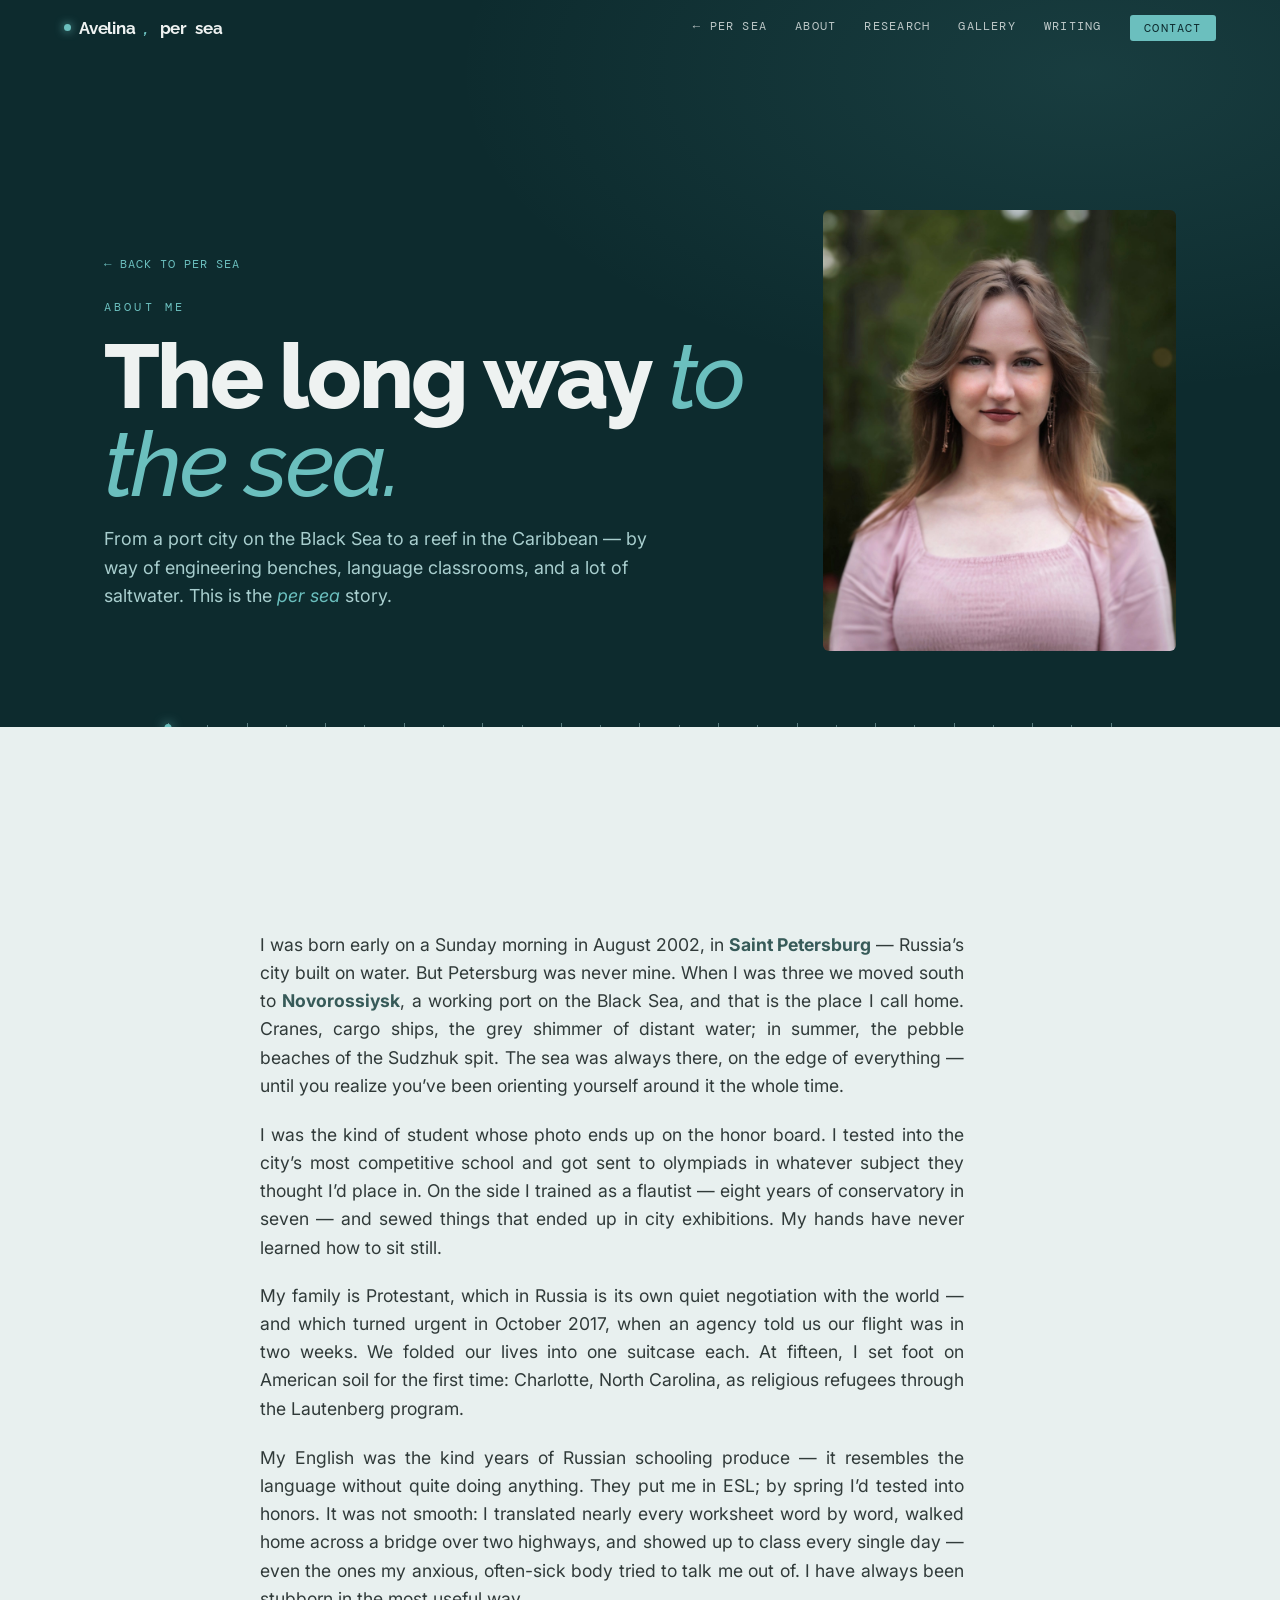
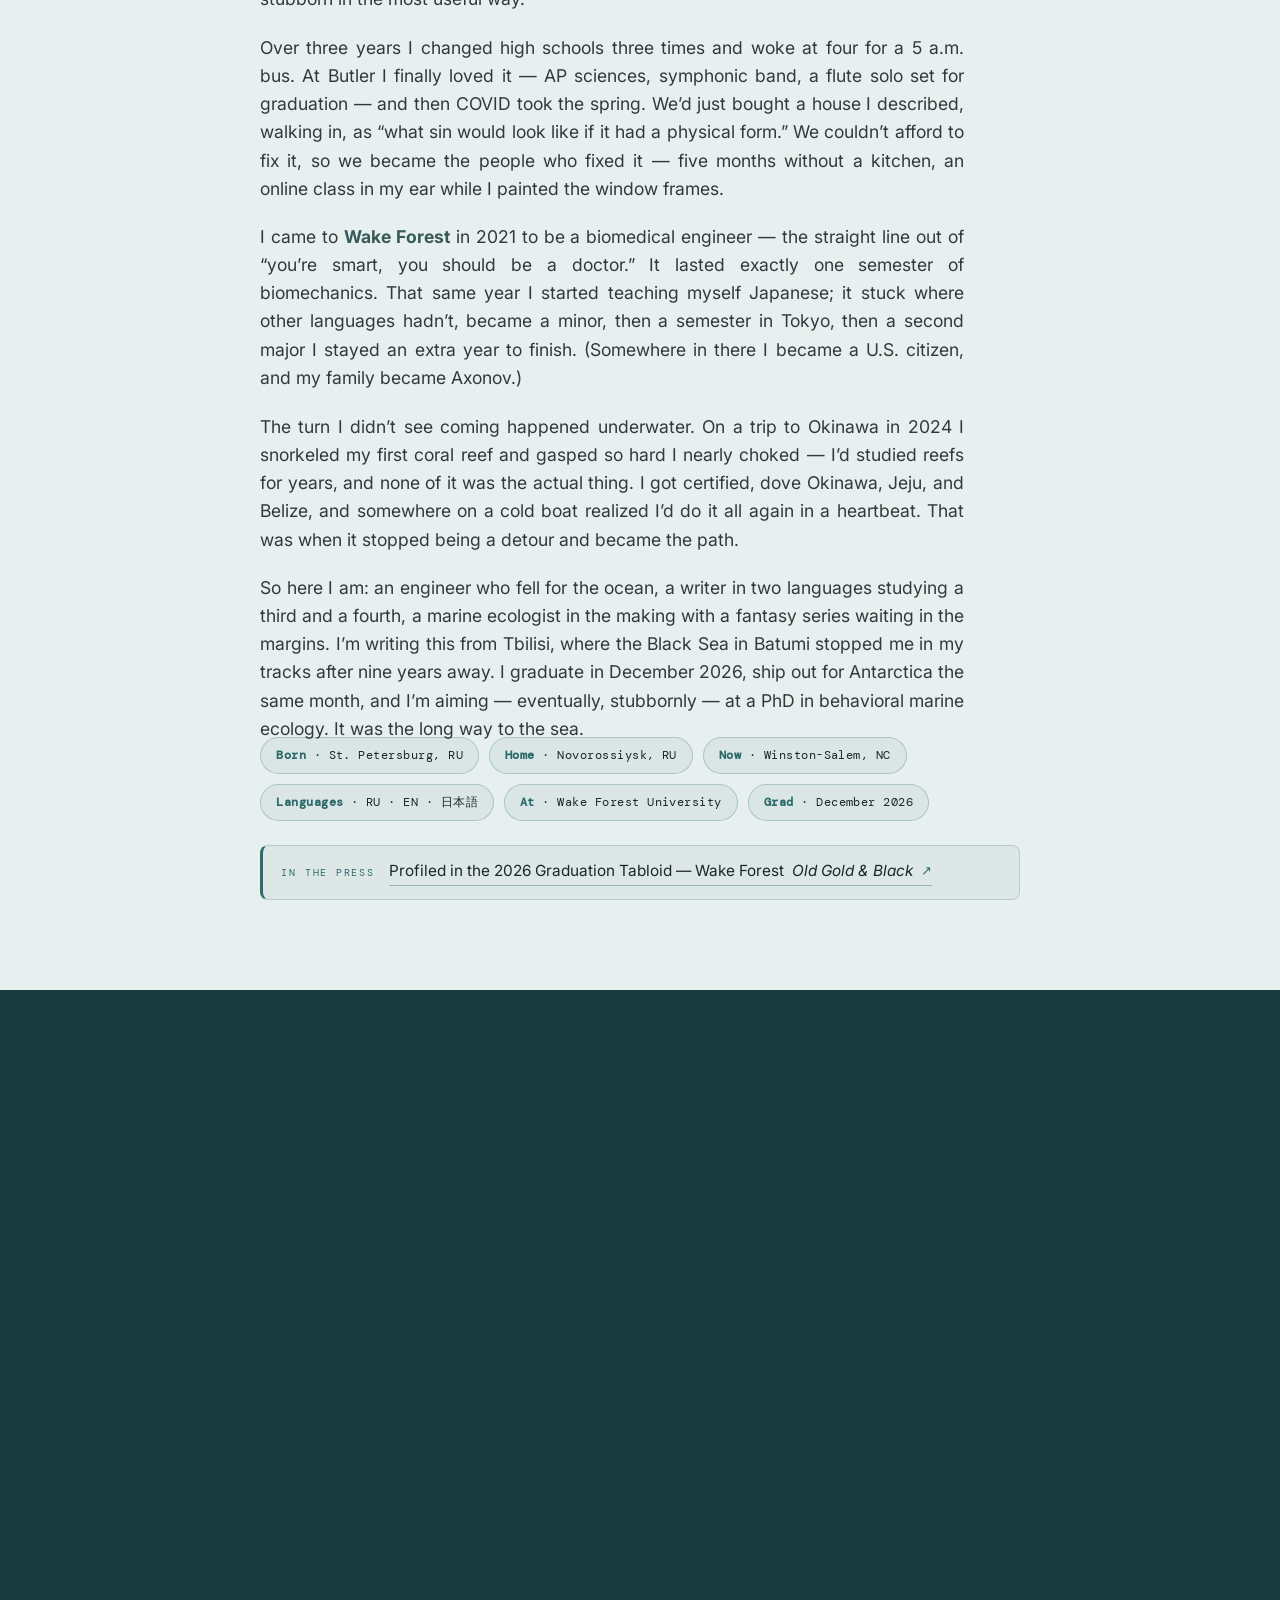
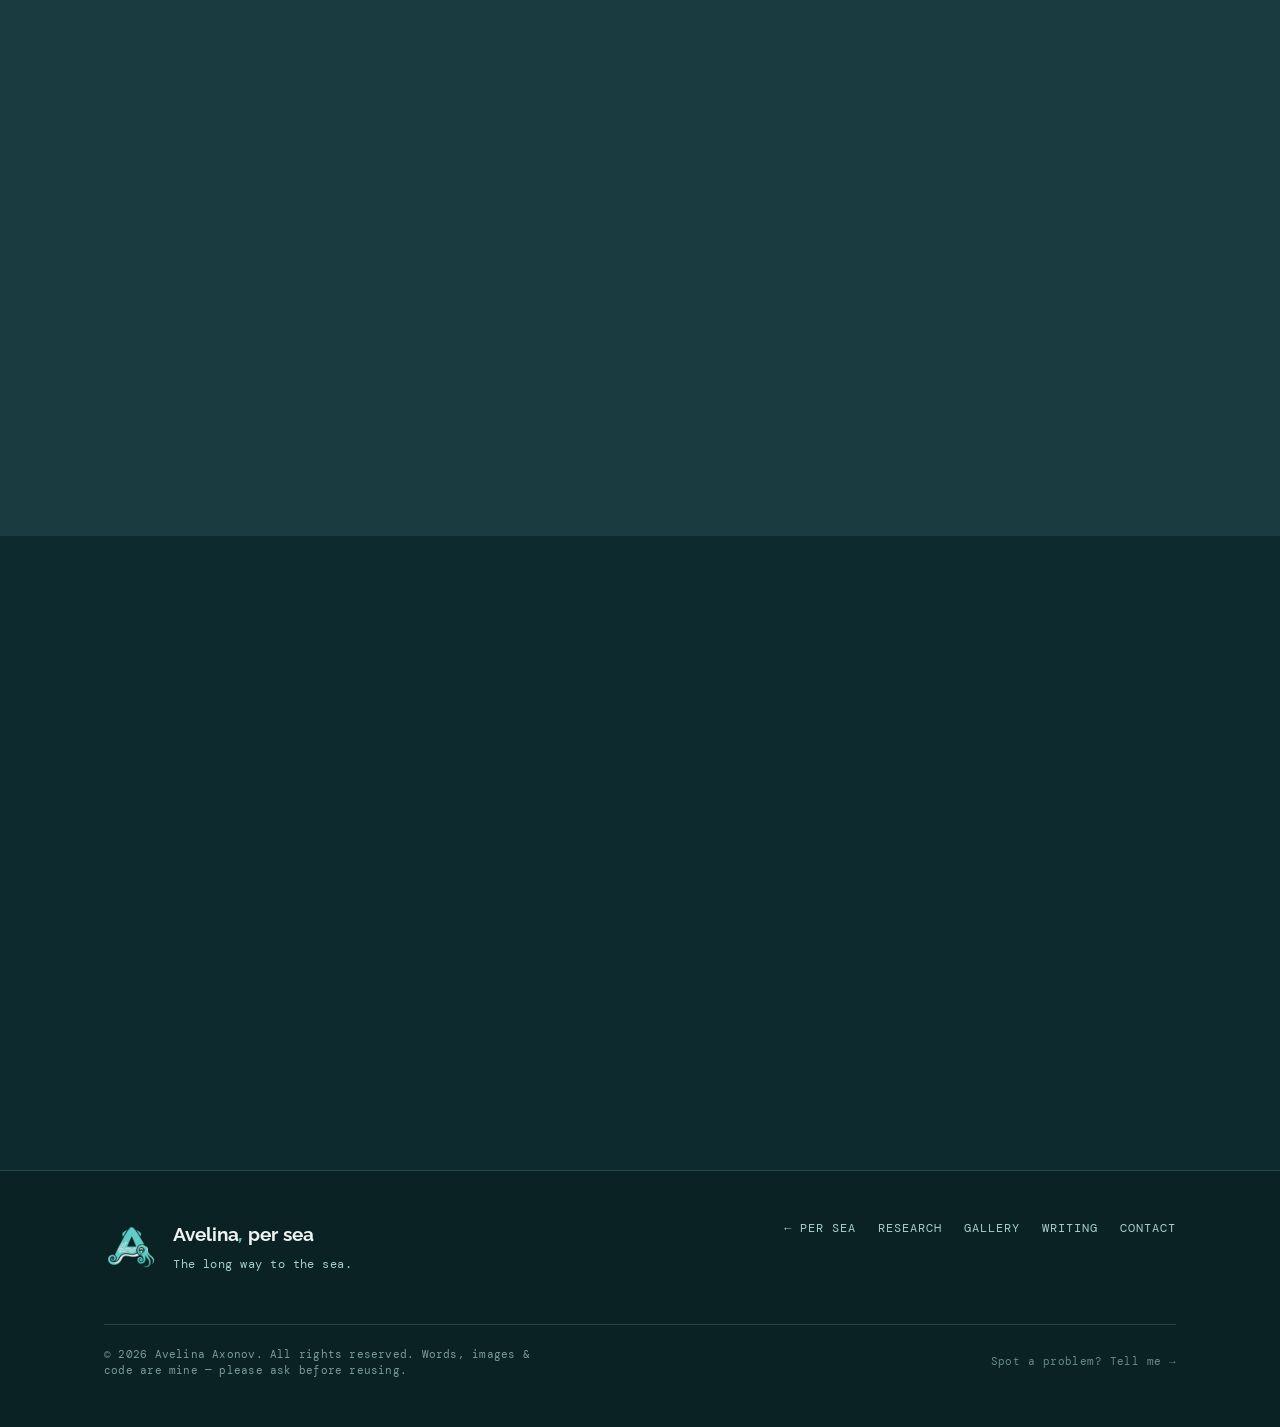
<file: about.html>
<!DOCTYPE html>
<html lang="en">
<head>
<meta charset="UTF-8" />
<meta name="viewport" content="width=device-width, initial-scale=1.0" />
<title>About — Avelina, per sea</title>
<link rel="icon" type="image/png" href="assets/logo.png" />
<link rel="apple-touch-icon" href="assets/logo.png" />
<meta name="description" content="The story of Avelina Axonov — from Novorossiysk to the reef. Per sea." />
<link rel="preconnect" href="https://fonts.googleapis.com" />
<link rel="preconnect" href="https://fonts.gstatic.com" crossorigin />
<link href="https://fonts.googleapis.com/css2?family=Raleway:wght@400;500;600;700;800&family=Inter:wght@300;400;500;600&family=DM+Mono:wght@400;500&display=swap" rel="stylesheet" />
<link rel="stylesheet" href="assets/site.css" />
<style>
/* HERO */
.a-hero { padding-top: 120px; position: relative; overflow: hidden; }
.a-hero::before { content: ""; position: absolute; inset: 0; background: radial-gradient(90% 80% at 85% 10%, rgba(107,191,190,0.12), transparent 55%); }
.a-hero .wrap { position: relative; display: grid; grid-template-columns: 1.3fr 0.7fr; gap: clamp(2rem,5vw,4rem); align-items: center; padding-bottom: clamp(3rem,6vw,5rem); }
.a-kicker { font-family: var(--font-mono); font-size: 0.76rem; letter-spacing: 0.26em; text-transform: uppercase; color: var(--aqua); }
.a-title { font-family: var(--font-display); font-weight: 800; font-size: clamp(2.8rem, 7.5vw, 5.6rem); letter-spacing: -0.03em; line-height: 0.98; color: var(--text-light); margin: 1rem 0; }
.a-title em { font-style: italic; font-weight: 500; color: var(--aqua); }
.a-lede { font-size: 1.12rem; color: var(--pale); max-width: 50ch; }
.a-lede em { color: var(--aqua); font-style: italic; }
.a-portrait { aspect-ratio: 4/5; border-radius: 6px; }

/* INTRO narrative */
.a-intro p { font-size: 1.1rem; color: var(--text-light); opacity: 0.9; max-width: 64ch; margin-bottom: 1.3rem; }
.a-intro p .placeholder-text { color: var(--amber); }
.a-quick { display: flex; flex-wrap: wrap; gap: 0.6rem; margin-top: 2rem; }
.a-fact { font-family: var(--font-mono); font-size: 0.74rem; letter-spacing: 0.04em; color: var(--text-dark); background: rgba(45,107,106,0.07); border: 1px solid rgba(45,107,106,0.28); border-radius: 100px; padding: 0.5rem 0.95rem; }
.a-fact b { color: #2d6b6a; font-weight: 600; }

/* IN THE PRESS */
.a-press { margin-top: 1.5rem; display: flex; align-items: center; gap: 0.9rem; flex-wrap: wrap; background: rgba(45,107,106,0.06); border: 1px solid rgba(45,107,106,0.22); border-left: 3px solid #2d6b6a; border-radius: 8px; padding: 0.85rem 1.15rem; }
.a-press-label { font-family: var(--font-mono); font-size: 0.62rem; letter-spacing: 0.18em; text-transform: uppercase; color: #2d6b6a; white-space: nowrap; }
.a-press-link { display: inline-flex; align-items: center; gap: 0.5rem; font-size: 0.96rem; color: var(--text-dark); border-bottom: 1px solid rgba(45,107,106,0.4); padding-bottom: 1px; transition: color 0.2s, border-color 0.2s; }or 0.2s, border-color 0.2s; }
.a-press-link i { font-style: italic; }
.a-press-link .a-press-arrow { font-family: var(--font-mono); font-size: 0.8rem; color: #2d6b6a; }
.a-press-link:hover { color: #2d6b6a; border-color: #2d6b6a; }

/* TIMELINE */
.tl-head { text-align: center; max-width: 40ch; margin: 0 auto; }
.timeline { position: relative; max-width: 920px; margin: 4rem auto 0; }
.timeline::before { content: ""; position: absolute; left: 50%; top: 0; bottom: 0; width: 1px; background: var(--pale-dim); transform: translateX(-50%); }
.tl-item { position: relative; width: 50%; padding: 0 2.6rem 2.8rem; box-sizing: border-box; }
.tl-item:nth-child(odd) { left: 0; text-align: right; }
.tl-item:nth-child(even) { left: 50%; text-align: left; }
.tl-node { position: absolute; top: 0.35rem; width: 13px; height: 13px; border-radius: 50%; background: var(--deep-sea); border: 2px solid var(--aqua); box-shadow: 0 0 0 4px rgba(107,191,190,0.12); }
.tl-item:nth-child(odd) .tl-node { right: -6.5px; }
.tl-item:nth-child(even) .tl-node { left: -6.5px; }
.tl-item.up .tl-node { background: var(--amber); border-color: var(--amber); box-shadow: 0 0 0 4px rgba(196,154,90,0.16); }
.tl-year { font-family: var(--font-mono); font-size: 0.78rem; letter-spacing: 0.1em; color: var(--aqua); }
.tl-item.up .tl-year { color: var(--amber); }
.tl-place { font-family: var(--font-display); font-size: 1.35rem; font-weight: 700; color: var(--text-light); margin: 0.3rem 0 0.5rem; }
.tl-item p { font-size: 0.95rem; color: var(--pale); line-height: 1.6; }
.tl-item p .placeholder-text { color: var(--amber); }
.tl-tag { display: inline-block; margin-top: 0.6rem; font-family: var(--font-mono); font-size: 0.64rem; letter-spacing: 0.1em; text-transform: uppercase; color: var(--pale); border: 1px solid var(--pale-dim); border-radius: 100px; padding: 0.25rem 0.6rem; }

/* BEYOND THE CV */
.beyond-grid { display: grid; grid-template-columns: repeat(3, 1fr); gap: 1.25rem; margin-top: 3rem; }
.beyond-card { border: 1px solid var(--pale-dim); border-radius: 6px; padding: 1.6rem 1.7rem; background: rgba(168,206,206,0.03); transition: transform 0.3s var(--ease-out), border-color 0.3s; }
.beyond-card:hover { transform: translateY(-5px); border-color: var(--aqua); }
.beyond-card .bc-icon { font-family: var(--font-mono); font-size: 0.7rem; letter-spacing: 0.14em; text-transform: uppercase; color: var(--aqua); }
.beyond-card h4 { font-size: 1.25rem; color: var(--text-light); margin: 0.5rem 0 0.6rem; }
.beyond-card p { font-size: 0.92rem; color: var(--pale); line-height: 1.6; }
.beyond-card p .placeholder-text { color: var(--amber); }

/* PHOTO STRIP */
.a-strip { display: grid; grid-template-columns: repeat(4, 1fr); gap: 0.8rem; margin-top: 3rem; }
.a-strip .imgframe { aspect-ratio: 3/4; border-radius: 5px; cursor: pointer; }
.a-strip .imgframe img { transition: transform 0.5s var(--ease-out); }
.a-strip .imgframe:hover img { transform: scale(1.05); }
.a-strip .imgframe:nth-child(1) { aspect-ratio: 3/4; grid-row: span 1; }

/* CLOSER */
.a-closer { text-align: center; max-width: 30ch; margin: 0 auto; }
.a-closer .big { font-family: var(--font-display); font-weight: 600; font-style: italic; font-size: clamp(1.6rem, 3.4vw, 2.4rem); color: var(--text-light); line-height: 1.3; }
.a-closer .big em { color: var(--aqua); }
.a-closer .ctas { display: flex; gap: 1rem; justify-content: center; flex-wrap: wrap; margin-top: 2.5rem; }

@media (max-width: 880px) {
  .a-hero .wrap { grid-template-columns: 1fr; }
  .a-portrait { max-width: 280px; }
  .timeline::before { left: 7px; }
  .tl-item { width: 100%; left: 0 !important; text-align: left !important; padding-left: 2.4rem; padding-right: 0; }
  .tl-item .tl-node { left: 1px !important; right: auto !important; }
  .beyond-grid { grid-template-columns: 1fr; }
  .a-strip { grid-template-columns: repeat(2, 1fr); }
}

/* ABOUT — story / timeline, centered, with a ripple-crossfade */
.about-head { display: flex; align-items: center; justify-content: space-between; flex-wrap: wrap; gap: 1rem 1.5rem; max-width: 760px; margin: 0 auto; width: 100%; }
.flip-btn { display: inline-flex; align-items: center; gap: 0.55rem; font-family: var(--font-mono); font-size: 0.72rem; letter-spacing: 0.1em; text-transform: uppercase; color: var(--text-dark); background: transparent; border: 1px solid rgba(28,38,37,0.22); border-radius: 100px; padding: 0.6rem 1.1rem; cursor: pointer; transition: border-color 0.25s, color 0.25s, background 0.25s; -webkit-tap-highlight-color: transparent; }
.flip-btn:hover { border-color: #2d6b6a; color: #2d6b6a; background: rgba(45,107,106,0.06); }
.flip-btn .fb-ico { font-size: 0.95rem; transition: transform 0.7s var(--ease-out); }
.flip-btn.spun .fb-ico { transform: rotate(360deg); }

.flip-stage { margin: 2.2rem auto 0; max-width: 760px; position: relative; }
.flip-panel { transition: opacity 0.42s ease; }
.flip-panel[hidden] { display: none; }
.flip-panel.fading { opacity: 0; }
@media (prefers-reduced-motion: reduce) { .flip-panel { transition: opacity 0.2s; } }

/* the dry log — a clean teal descent */
.drylog { position: relative; }
.drylog-head { font-family: var(--font-mono); font-size: 0.7rem; letter-spacing: 0.16em; text-transform: uppercase; color: #2d6b6a; margin-bottom: 1.5rem; text-align: center; }
.drylog ol { list-style: none; position: relative; padding: 0 0 0 1.7rem; margin: 0; }
.drylog ol::before { content: ""; position: absolute; left: 4px; top: 8px; bottom: 8px; width: 2px; background: linear-gradient(to bottom, rgba(45,107,106,0.18), #2d6b6a 55%, rgba(45,107,106,0.45)); border-radius: 2px; transform-origin: top; }
/* dark, both-sides, scroll-animated timeline */
#aboutSec { transition: background 0.55s ease; }
#aboutSec.tl-mode { background: var(--deep-sea); }
#aboutSec.tl-mode .eyebrow { color: var(--aqua); }
#aboutSec.tl-mode .flip-btn { color: #cfe6e6; border-color: rgba(255,255,255,0.28); }
#aboutSec.tl-mode .flip-btn:hover { color: #fff; border-color: var(--aqua); background: rgba(107,191,190,0.1); }
#tlPanel { background: transparent; box-shadow: none; border-radius: 0; padding: 1.4rem 0 0.4rem; }
.tl2 { position: relative; max-width: 720px; margin: 0 auto; }
.tl2::before { content: ""; position: absolute; left: 50%; top: 4px; bottom: 4px; width: 2px; transform: translateX(-50%); background: linear-gradient(to bottom, rgba(107,191,190,0.15), #6BBFBE 50%, rgba(107,191,190,0.3)); border-radius: 2px; }
.tl2-item { position: relative; width: 50%; box-sizing: border-box; padding: 0 2.2rem; margin: 1.15rem 0; }
.tl2-item.left { left: 0; text-align: right; }
.tl2-item.right { left: 50%; text-align: left; }
.tl2-node { position: absolute; top: 5px; width: 12px; height: 12px; border-radius: 50%; background: var(--deep-sea); border: 2px solid #6BBFBE; box-sizing: border-box; z-index: 2; transition: background 0.2s, box-shadow 0.2s; }
.tl2-item.left .tl2-node { right: -6px; }
.tl2-item.right .tl2-node { left: -6px; }
.tl2-item.open .tl2-node { background: var(--aqua); box-shadow: 0 0 10px rgba(107,191,190,0.6); }
.tl2-year { font-family: var(--font-mono); font-size: 0.74rem; letter-spacing: 0.04em; color: var(--aqua); }
.tl2-place { font-family: var(--font-display); font-weight: 700; font-size: 1.02rem; color: var(--text-light); margin-top: 0.15rem; line-height: 1.2; cursor: pointer; display: inline-flex; align-items: baseline; gap: 0.45rem; -webkit-tap-highlight-color: transparent; }
.tl2-place:hover { color: var(--aqua); }
.tl2-plus { font-family: var(--font-mono); font-size: 0.82rem; font-weight: 400; color: var(--aqua); opacity: 0.55; transition: transform 0.3s; }
.tl2-item.open .tl2-plus { transform: rotate(45deg); opacity: 0.9; }
.tl2-detail { max-height: 0; overflow: hidden; opacity: 0; transition: max-height 0.4s ease, opacity 0.3s ease, margin 0.3s ease; }
.tl2-item.open .tl2-detail { max-height: 160px; opacity: 1; margin-top: 0.4rem; }
.tl2-detail p { font-size: 0.88rem; color: var(--pale); line-height: 1.55; margin: 0; text-wrap: pretty; }
@media (max-width: 620px) {
  .tl2::before { left: 8px; }
  .tl2-item, .tl2-item.left, .tl2-item.right { width: 100%; left: 0; text-align: left; padding: 0 0 0 2.1rem; margin: 0.95rem 0; }
  .tl2-item.left .tl2-node, .tl2-item.right .tl2-node { left: 1px; right: auto; }
  .tl2-place { justify-content: flex-start; }
}
</style>
</head>
<body>

<nav class="nav scrolled">
  <a href="index.html" class="nav-logo"><span class="dot"></span>Avelina<span class="comma">,</span>&nbsp;per <span class="suffix">sea</span></a>
  <div class="nav-links">
    <a href="index.html">← Per Sea</a>
    <a href="index.html#about">About</a>
    <a href="index.html#research">Research</a>
    <a href="index.html#gallery">Gallery</a>
    <a href="index.html#writing">Writing</a>
    <a href="index.html#contact" class="cv">Contact</a>
  </div>
  <button class="nav-toggle" aria-label="Menu"><span></span><span></span><span></span></button>
</nav>

<!-- HERO -->
<header class="a-hero bg-dark">
  <div class="wrap">
    <div>
      <div data-reveal="up"><a href="index.html" class="backlink">← back to per sea</a></div>
      <div class="a-kicker" data-reveal="up" style="margin-top:1.4rem;">About me</div>
      <h1 class="a-title" data-reveal="up" data-delay="80">The long way <em>to the sea.</em></h1>
      <p class="a-lede" data-reveal="up" data-delay="140">From a port city on the Black Sea to a reef in the Caribbean — by way of engineering benches, language classrooms, and a lot of saltwater. This is the <em>per sea</em> story.</p>
    </div>
    <div class="imgframe a-portrait" data-reveal="zoom" data-delay="120"><img loading="eager" fetchpriority="high" decoding="async" src="assets/img/headshot-soft.jpg" alt="Portrait of Avelina Axonov" style="object-position:center 20%;" /></div>
  </div>
</header>

<div class="transect" data-transect data-label="transect 01"></div>

<!-- ABOUT — story / timeline toggle -->
<section class="bg-light" id="aboutSec">
  <div class="wrap">
    <div class="about-head" data-reveal="up">
      <div class="eyebrow">About me</div>
      <button class="flip-btn" id="flipBtn" type="button" aria-label="Flip between the story and the timeline">
        <span class="fb-ico">⟳</span><span class="fb-label">Flip to the timeline</span>
      </button>
    </div>

    <div class="flip-stage" id="flipStage">
      <div class="flip-panel front a-intro" id="storyPanel">
      <p data-reveal="up" style="color:var(--text-dark);">I was born early on a Sunday morning in August 2002, in <b style="color:#234a48;">Saint Petersburg</b> &mdash; Russia&rsquo;s city built on water. But Petersburg was never mine. When I was three we moved south to <b style="color:#234a48;">Novorossiysk</b>, a working port on the Black Sea, and that is the place I call home. Cranes, cargo ships, the grey shimmer of distant water; in summer, the pebble beaches of the Sudzhuk spit. The sea was always there, on the edge of everything &mdash; until you realize you&rsquo;ve been orienting yourself around it the whole time.</p>
      <p data-reveal="up" data-delay="50" style="color:var(--text-dark);">I was the kind of student whose photo ends up on the honor board. I tested into the city&rsquo;s most competitive school and got sent to olympiads in whatever subject they thought I&rsquo;d place in. On the side I trained as a flautist &mdash; eight years of conservatory in seven &mdash; and sewed things that ended up in city exhibitions. My hands have never learned how to sit still.</p>
      <p data-reveal="up" data-delay="100" style="color:var(--text-dark);">My family is Protestant, which in Russia is its own quiet negotiation with the world &mdash; and which turned urgent in October 2017, when an agency told us our flight was in two weeks. We folded our lives into one suitcase each. At fifteen, I set foot on American soil for the first time: Charlotte, North Carolina, as religious refugees through the Lautenberg program.</p>
      <p data-reveal="up" style="color:var(--text-dark);">My English was the kind years of Russian schooling produce &mdash; it resembles the language without quite doing anything. They put me in ESL; by spring I&rsquo;d tested into honors. It was not smooth: I translated nearly every worksheet word by word, walked home across a bridge over two highways, and showed up to class every single day &mdash; even the ones my anxious, often-sick body tried to talk me out of. I have always been stubborn in the most useful way.</p>
      <p data-reveal="up" data-delay="50" style="color:var(--text-dark);">Over three years I changed high schools three times and woke at four for a 5&nbsp;a.m. bus. At Butler I finally loved it &mdash; AP sciences, symphonic band, a flute solo set for graduation &mdash; and then COVID took the spring. We&rsquo;d just bought a house I described, walking in, as &ldquo;what sin would look like if it had a physical form.&rdquo; We couldn&rsquo;t afford to fix it, so we became the people who fixed it &mdash; five months without a kitchen, an online class in my ear while I painted the window frames.</p>
      <p data-reveal="up" data-delay="100" style="color:var(--text-dark);">I came to <b style="color:#234a48;">Wake Forest</b> in 2021 to be a biomedical engineer &mdash; the straight line out of &ldquo;you&rsquo;re smart, you should be a doctor.&rdquo; It lasted exactly one semester of biomechanics. That same year I started teaching myself Japanese; it stuck where other languages hadn&rsquo;t, became a minor, then a semester in Tokyo, then a second major I stayed an extra year to finish. (Somewhere in there I became a U.S. citizen, and my family became Axonov.)</p>
      <p data-reveal="up" style="color:var(--text-dark);">The turn I didn&rsquo;t see coming happened underwater. On a trip to Okinawa in 2024 I snorkeled my first coral reef and gasped so hard I nearly choked &mdash; I&rsquo;d studied reefs for years, and none of it was the actual thing. I got certified, dove Okinawa, Jeju, and Belize, and somewhere on a cold boat realized I&rsquo;d do it all again in a heartbeat. That was when it stopped being a detour and became the path.</p>
      <p data-reveal="up" data-delay="50" style="color:var(--text-dark);">So here I am: an engineer who fell for the ocean, a writer in two languages studying a third and a fourth, a marine ecologist in the making with a fantasy series waiting in the margins. I&rsquo;m writing this from Tbilisi, where the Black Sea in Batumi stopped me in my tracks after nine years away. I graduate in December&nbsp;2026, ship out for Antarctica the same month, and I&rsquo;m aiming &mdash; eventually, stubbornly &mdash; at a PhD in behavioral marine ecology. It was the long way to the sea.</p>
      <div class="a-quick">
        <span class="a-fact"><b>Born</b> · St. Petersburg, RU</span>
        <span class="a-fact"><b>Home</b> · Novorossiysk, RU</span>
        <span class="a-fact"><b>Now</b> · Winston-Salem, NC</span>
        <span class="a-fact"><b>Languages</b> · RU · EN · 日本語</span>
        <span class="a-fact"><b>At</b> · Wake Forest University</span>
        <span class="a-fact"><b>Grad</b> · December 2026</span>
      </div>
      <div class="a-press">
        <span class="a-press-label">In the press</span>
        <a class="a-press-link" href="https://wfuogb.com/29885/special-publications/grad-tab/graduation-tabloid-2026-grad-tab/japanese-language-and-culture-avelina-axonov/" target="_blank" rel="noopener">Profiled in the 2026 Graduation Tabloid — Wake Forest <i>Old Gold &amp; Black</i><span class="a-press-arrow">↗</span></a>
      </div>
      </div>

      <div class="flip-panel back" id="tlPanel" hidden>
        <div class="tl2">
          <div class="tl2-item left" data-reveal="right"><span class="tl2-node"></span><div class="tl2-year">2002</div><div class="tl2-place">Saint Petersburg<span class="tl2-plus">+</span></div><div class="tl2-detail"><p>Born in Russia&rsquo;s city on the water &mdash; though it was never really mine.</p></div></div>
          <div class="tl2-item right" data-reveal="left"><span class="tl2-node"></span><div class="tl2-year">2005</div><div class="tl2-place">Novorossiysk<span class="tl2-plus">+</span></div><div class="tl2-detail"><p>At three, home becomes a working Black Sea port &mdash; the place I actually call home, the water always on the edge of everything.</p></div></div>
          <div class="tl2-item left" data-reveal="right"><span class="tl2-node"></span><div class="tl2-year">2017</div><div class="tl2-place">A suitcase, two weeks<span class="tl2-plus">+</span></div><div class="tl2-detail"><p>Refugee to North Carolina at fifteen, one suitcase each. Placed in ESL; tested into honors a semester later.</p></div></div>
          <div class="tl2-item right" data-reveal="left"><span class="tl2-node"></span><div class="tl2-year">2018&ndash;21</div><div class="tl2-place">Three high schools<span class="tl2-plus">+</span></div><div class="tl2-detail"><p>A 5&nbsp;a.m. bus, AP sciences and symphonic band, a pandemic, and a falling-apart house rebuilt by hand.</p></div></div>
          <div class="tl2-item left" data-reveal="right"><span class="tl2-node"></span><div class="tl2-year">2021</div><div class="tl2-place">Wake Forest<span class="tl2-plus">+</span></div><div class="tl2-detail"><p>Arrived set on biomedical engineering &mdash; the straight line from &ldquo;you should be a doctor.&rdquo; It lasted one semester of biomechanics.</p></div></div>
          <div class="tl2-item right" data-reveal="left"><span class="tl2-node"></span><div class="tl2-year">2022</div><div class="tl2-place">The reroute<span class="tl2-plus">+</span></div><div class="tl2-detail"><p>First lab research &mdash; and teaching myself Japanese on the side, which stuck where other languages hadn&rsquo;t.</p></div></div>
          <div class="tl2-item left" data-reveal="right"><span class="tl2-node"></span><div class="tl2-year">2023</div><div class="tl2-place">Tokyo<span class="tl2-plus">+</span></div><div class="tl2-detail"><p>A semester abroad; the Japanese minor grows into a second major worth staying an extra year for.</p></div></div>
          <div class="tl2-item right" data-reveal="left"><span class="tl2-node"></span><div class="tl2-year">2024</div><div class="tl2-place">Citizen, Axonov, a reef<span class="tl2-plus">+</span></div><div class="tl2-detail"><p>U.S. citizenship and the family name &mdash; and a first coral reef in Okinawa that quietly changed the plan.</p></div></div>
          <div class="tl2-item left" data-reveal="right"><span class="tl2-node"></span><div class="tl2-year">2025</div><div class="tl2-place">Into the water<span class="tl2-plus">+</span></div><div class="tl2-detail"><p>Scuba certified; oceanography at Bigelow Lab on the Gulf of Maine; reef expeditions in Belize and off Okinawa &amp; Jeju.</p></div></div>
          <div class="tl2-item right" data-reveal="left"><span class="tl2-node"></span><div class="tl2-year">2026</div><div class="tl2-place">Tbilisi &middot; Antarctica<span class="tl2-plus">+</span></div><div class="tl2-detail"><p>A summer session in Tbilisi, graduation in December, then Antarctica the same month.</p></div></div>
          <div class="tl2-item left" data-reveal="right"><span class="tl2-node"></span><div class="tl2-year">Next</div><div class="tl2-place">The open water<span class="tl2-plus">+</span></div><div class="tl2-detail"><p>A PhD in behavioral marine ecology. Still being written.</p></div></div>
        </div>
      </div>
    </div>
  </div>
</section>

<div class="transect" data-transect data-label="transect 02"></div>

<!-- BEYOND THE CV -->
<section class="bg-mid">
  <div class="wrap">
    <div class="eyebrow" data-reveal="up">Beyond the CV</div>
    <h2 class="section-title" data-reveal="up" style="margin-top:0.8rem;">The rest of me.</h2>
    <div class="beyond-grid" data-reveal-stagger="70">
      <div class="beyond-card"><div class="bc-icon">Make</div><h4>Crochet &amp; craft</h4><p>I crochet &mdash; including, yes, a cuttlefish. It started early: as a kid I sewed pieces for city exhibitions, and my hands have needed something to do ever since.</p></div>
      <div class="beyond-card"><div class="bc-icon">Play</div><h4>Flute</h4><p>Classically trained, with honors. Music was my first discipline and it never quite left.</p></div>
      <div class="beyond-card"><div class="bc-icon">Study</div><h4>Linguistics &amp; languages</h4><p>Russian and English by birth, Japanese by devotion, with Arabic and Ukrainian in the mix. I think about how languages carry worlds.</p></div>
      <div class="beyond-card"><div class="bc-icon">Write</div><h4>Poetry &amp; prose</h4><p>I write — poems, stories, songs — in more than one language. <a href="writer.html" style="color:var(--aqua); border-bottom:1px solid var(--aqua-dim);">Read the writing →</a></p></div>
      <div class="beyond-card"><div class="bc-icon">Dive</div><h4>Underwater</h4><p>35+ logged dives, Advanced Open Water — certified in underwater photography, navigation, and night diving. The reef is my favorite office.</p></div>
      <div class="beyond-card"><div class="bc-icon">Pun</div><h4>Fish puns</h4><p>Reef-search. Squid pro quo. Wrasse to the occasion. I regret nothing.</p></div>
    </div>

    <div class="a-strip" data-reveal="fade">
      <div class="imgframe" data-lightbox="assets/img/diver-v.jpg" data-caption="Descending with the camera rig"><img loading="lazy" decoding="async" src="assets/img/diver-v.jpg" alt="Diving" /></div>
      <div class="imgframe" data-lightbox="assets/img/beach-selfie.jpg" data-caption="Surface interval, Belize"><img loading="lazy" decoding="async" src="assets/img/beach-selfie.jpg" alt="On the beach in a wetsuit" /></div>
      <div class="imgframe" data-lightbox="assets/img/headshot-formal.jpg" data-caption="Avelina Axonov"><img loading="lazy" decoding="async" src="assets/img/headshot-formal.jpg" alt="Formal portrait" /></div>
      <div class="imgframe" data-lightbox="assets/img/me/kimono-torii.jpg" data-caption="Between worlds — in kimono at the torii gate, Japan"><img loading="lazy" decoding="async" src="assets/img/me/kimono-torii.jpg" alt="In kimono at a torii gate in Japan" /></div>
    </div>
  </div>
</section>

<div class="transect" data-transect data-label="transect 04"></div>

<!-- CLOSER -->
<section class="bg-dark">
  <div class="wrap">
    <div class="a-closer">
      <p class="big" data-reveal="up">"From a port on the Black Sea to a reef in the Caribbean — <em>per sea,</em> the whole way."</p>
      <div class="ctas" data-reveal="up">
        <a class="btn btn-solid" href="index.html#contact">Get in touch →</a>
        <a class="btn btn-ghost" href="writer.html">Read my writing</a>
      </div>
    </div>
  </div>
</section>

<footer class="site-foot">
  <div class="wrap">
    <div class="foot-brand-row">
      <img loading="lazy" decoding="async" class="foot-logo" src="assets/logo.png" alt="Avelina, per sea logo" />
      <div>
        <div class="foot-brand">Avelina<span class="comma">,</span> per sea</div>
        <div class="foot-tag">The long way to the sea.</div>
      </div>
    </div>
    <nav class="foot-nav">
      <a href="index.html">← Per Sea</a>
      <a href="index.html#research">Research</a>
      <a href="gallery.html">Gallery</a>
      <a href="writer.html">Writing</a>
      <a href="index.html#contact">Contact</a>
    </nav>
  </div>
</footer>

<script src="assets/site.js"></script>
<script src="assets/game.js"></script>
<script>
  (function () {
    var btn = document.getElementById('flipBtn');
    var story = document.getElementById('storyPanel');
    var tl = document.getElementById('tlPanel');
    var stage = document.getElementById('flipStage');
    if (!btn || !story || !tl) return;
    var label = btn.querySelector('.fb-label');
    var sec = document.getElementById('aboutSec');
    var onTimeline = false, busy = false;
    // expandable timeline entries
    Array.prototype.forEach.call(tl.querySelectorAll('.tl2-place'), function (pl) {
      pl.addEventListener('click', function () { pl.closest('.tl2-item').classList.toggle('open'); });
    });
    function ripple() {
      var host = stage || tl;
      var r = host.getBoundingClientRect();
      var x = r.left + r.width / 2, y = r.top + Math.min(r.height / 2, 150);
      if (window.__perSeaRipple) window.__perSeaRipple(x, y, { rings: 4 });
    }
    function flip() {
      if (busy) return;
      busy = true;
      ripple();
      btn.classList.toggle('spun', !onTimeline);
      if (sec) sec.classList.toggle('tl-mode', !onTimeline);
      var cur = onTimeline ? tl : story;
      var next = onTimeline ? story : tl;
      cur.classList.add('fading');
      setTimeout(function () {
        cur.hidden = true; cur.classList.remove('fading');
        next.hidden = false;
        next.classList.add('fading'); void next.offsetWidth;   // start hidden, then fade in
        if (next === tl) { tl.classList.remove('shown'); void tl.offsetWidth; tl.classList.add('shown'); }
        requestAnimationFrame(function () { next.classList.remove('fading'); });
        onTimeline = !onTimeline;
        label.textContent = onTimeline ? 'Back to the story' : 'Flip to the timeline';
        setTimeout(function () { busy = false; }, 460);
      }, 300);
    }
    btn.addEventListener('click', flip);
  })();
</script>
</body>
</html>
</file>
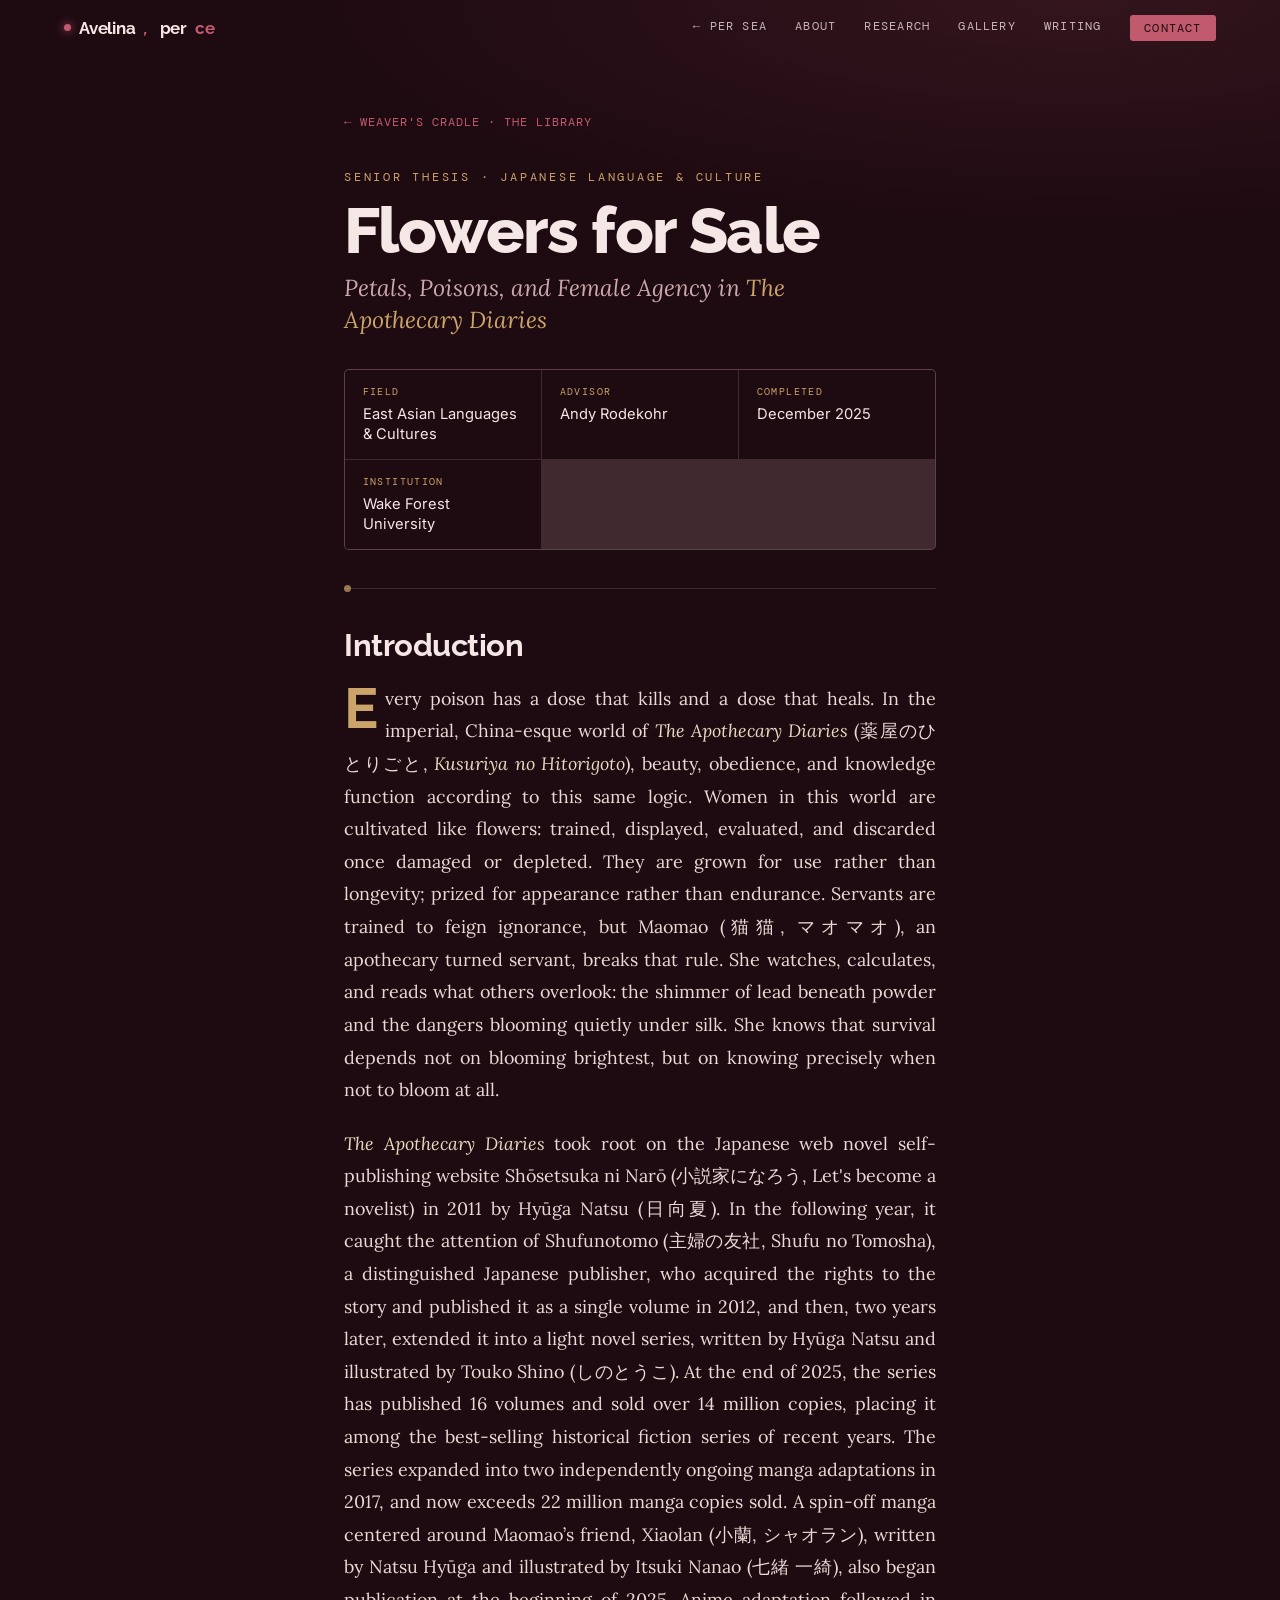
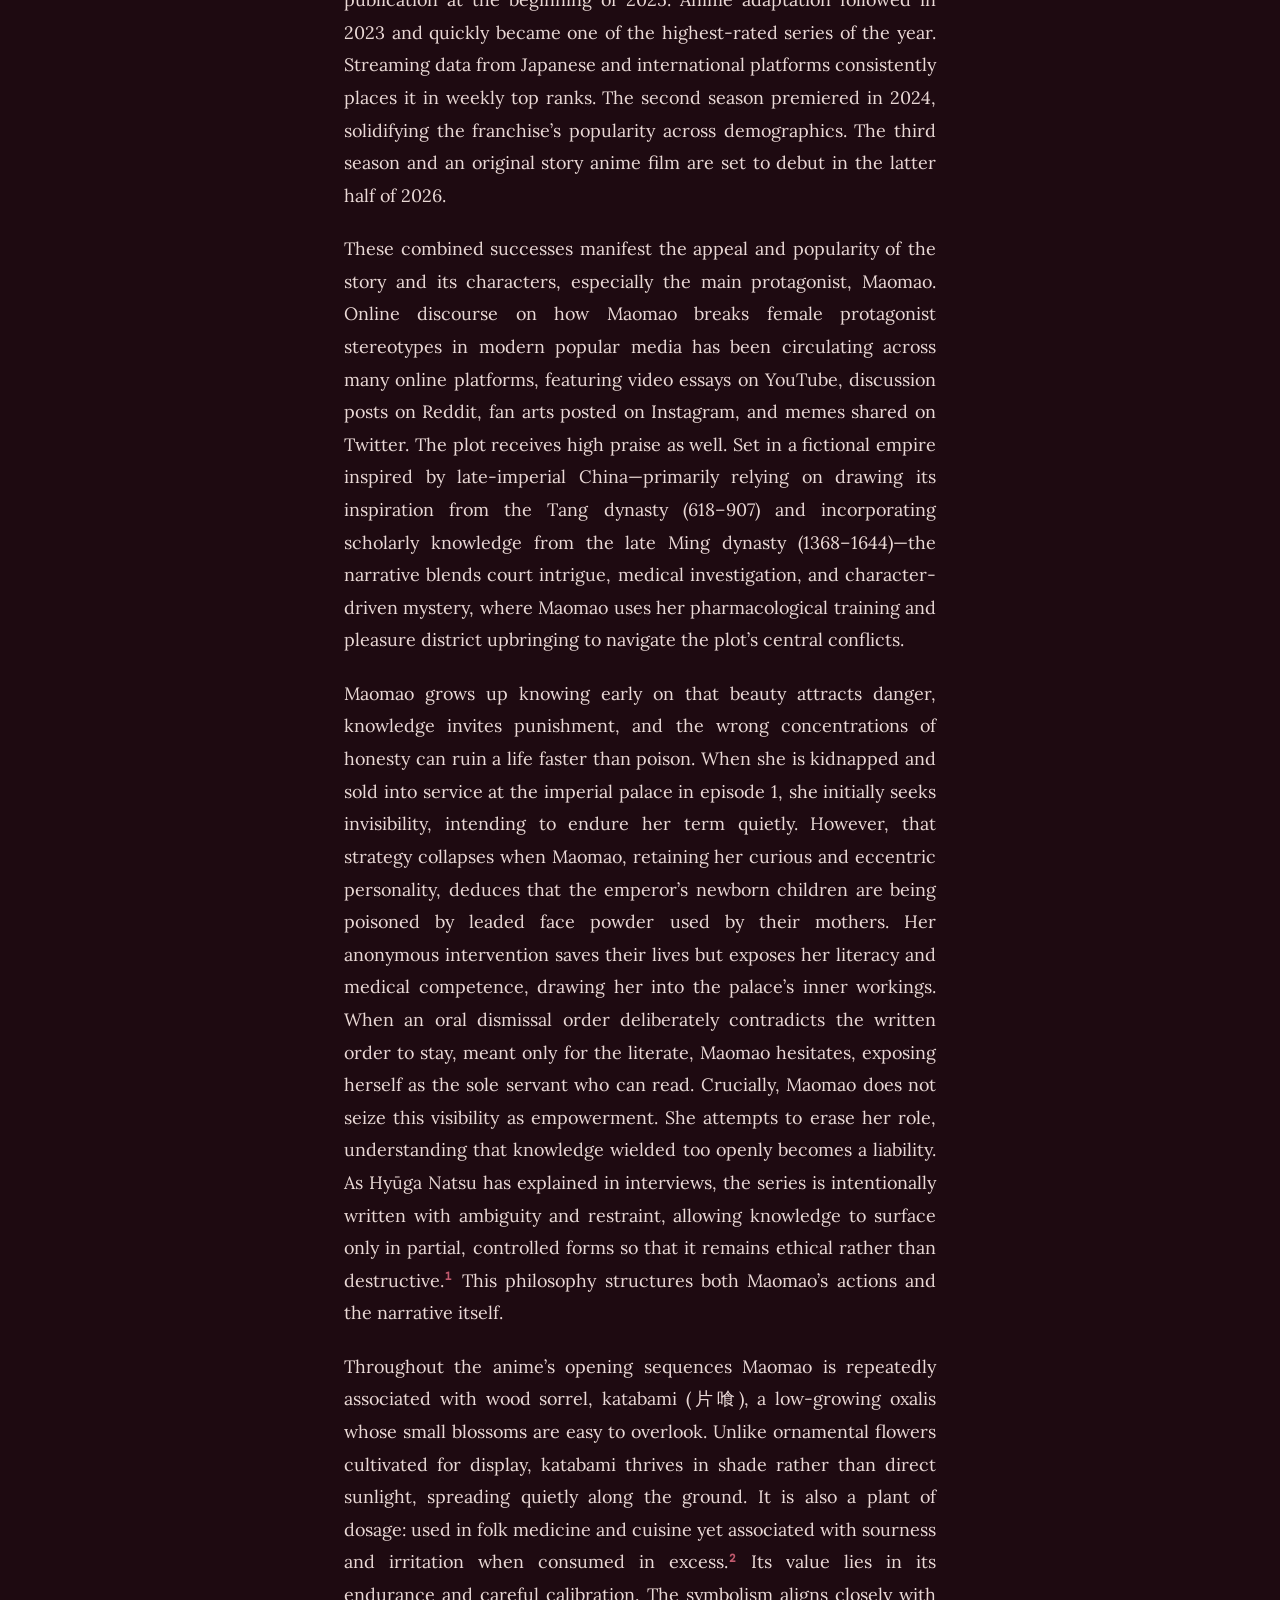
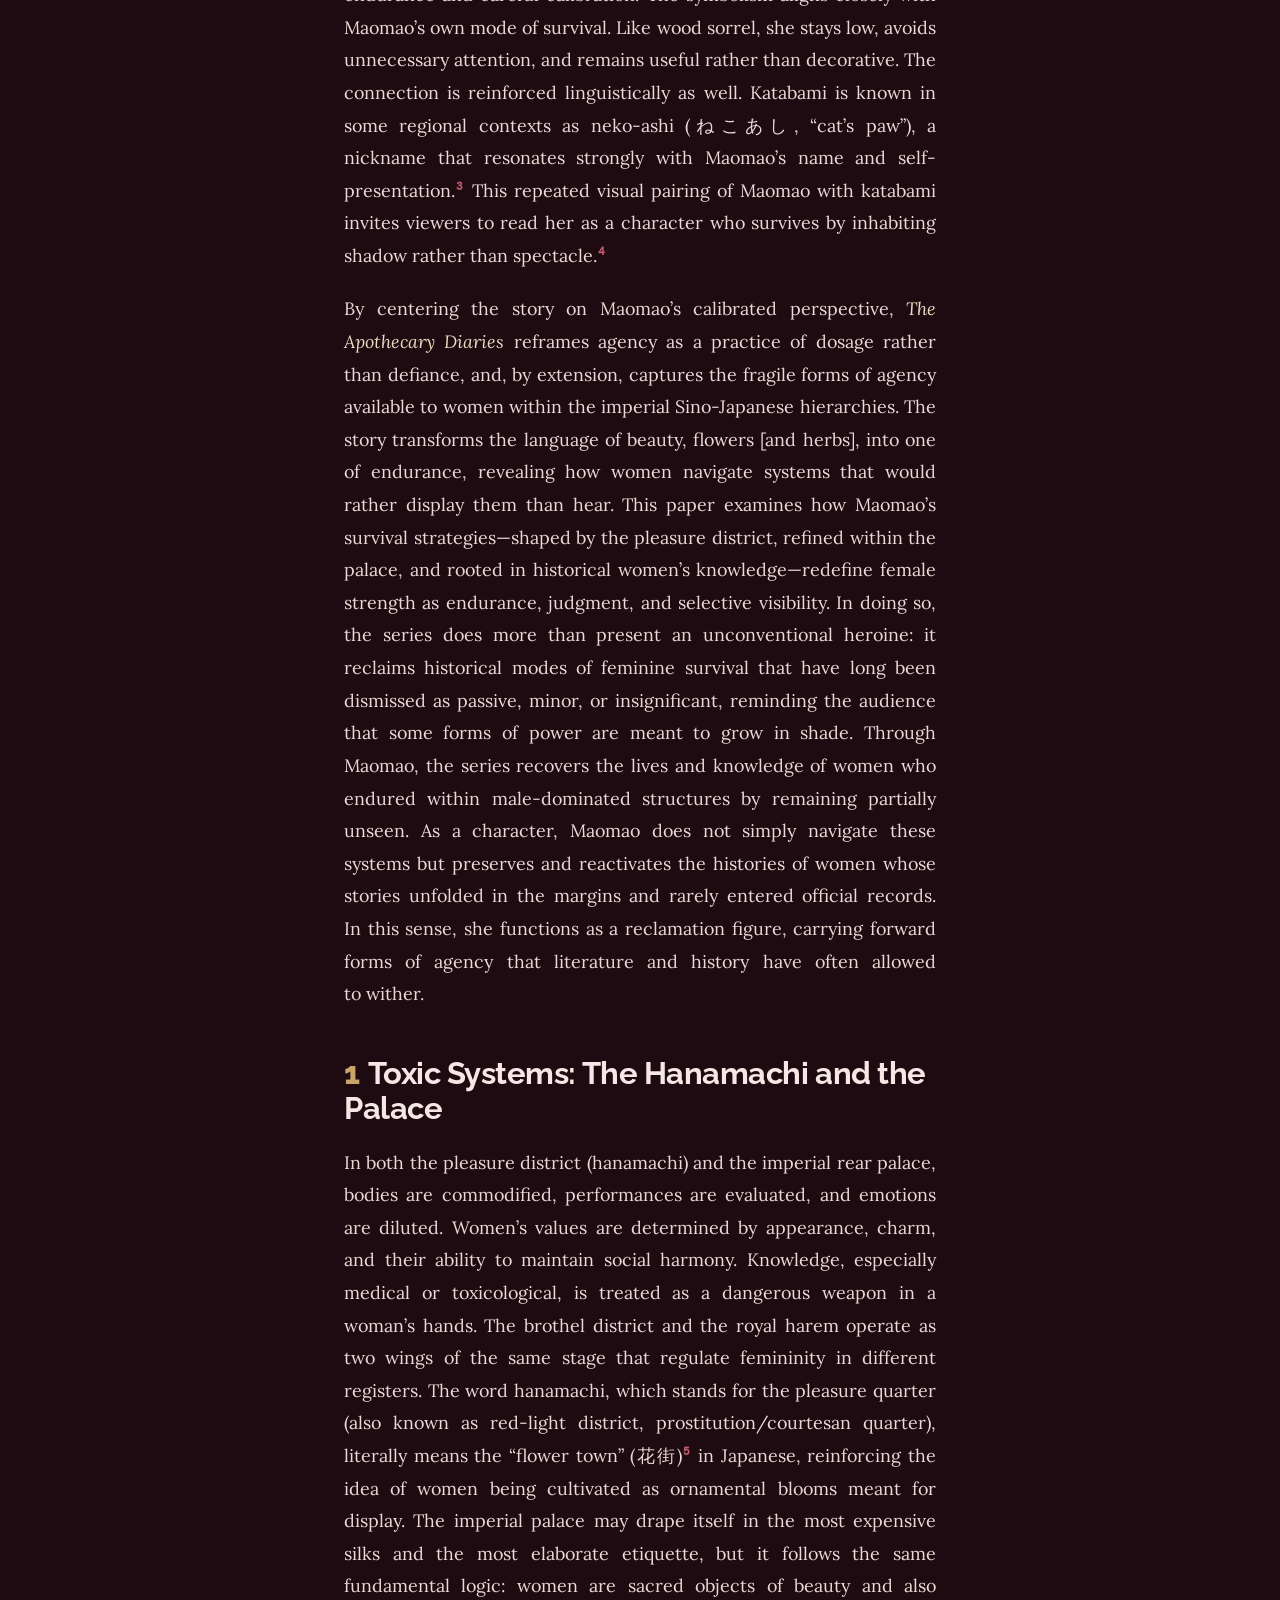
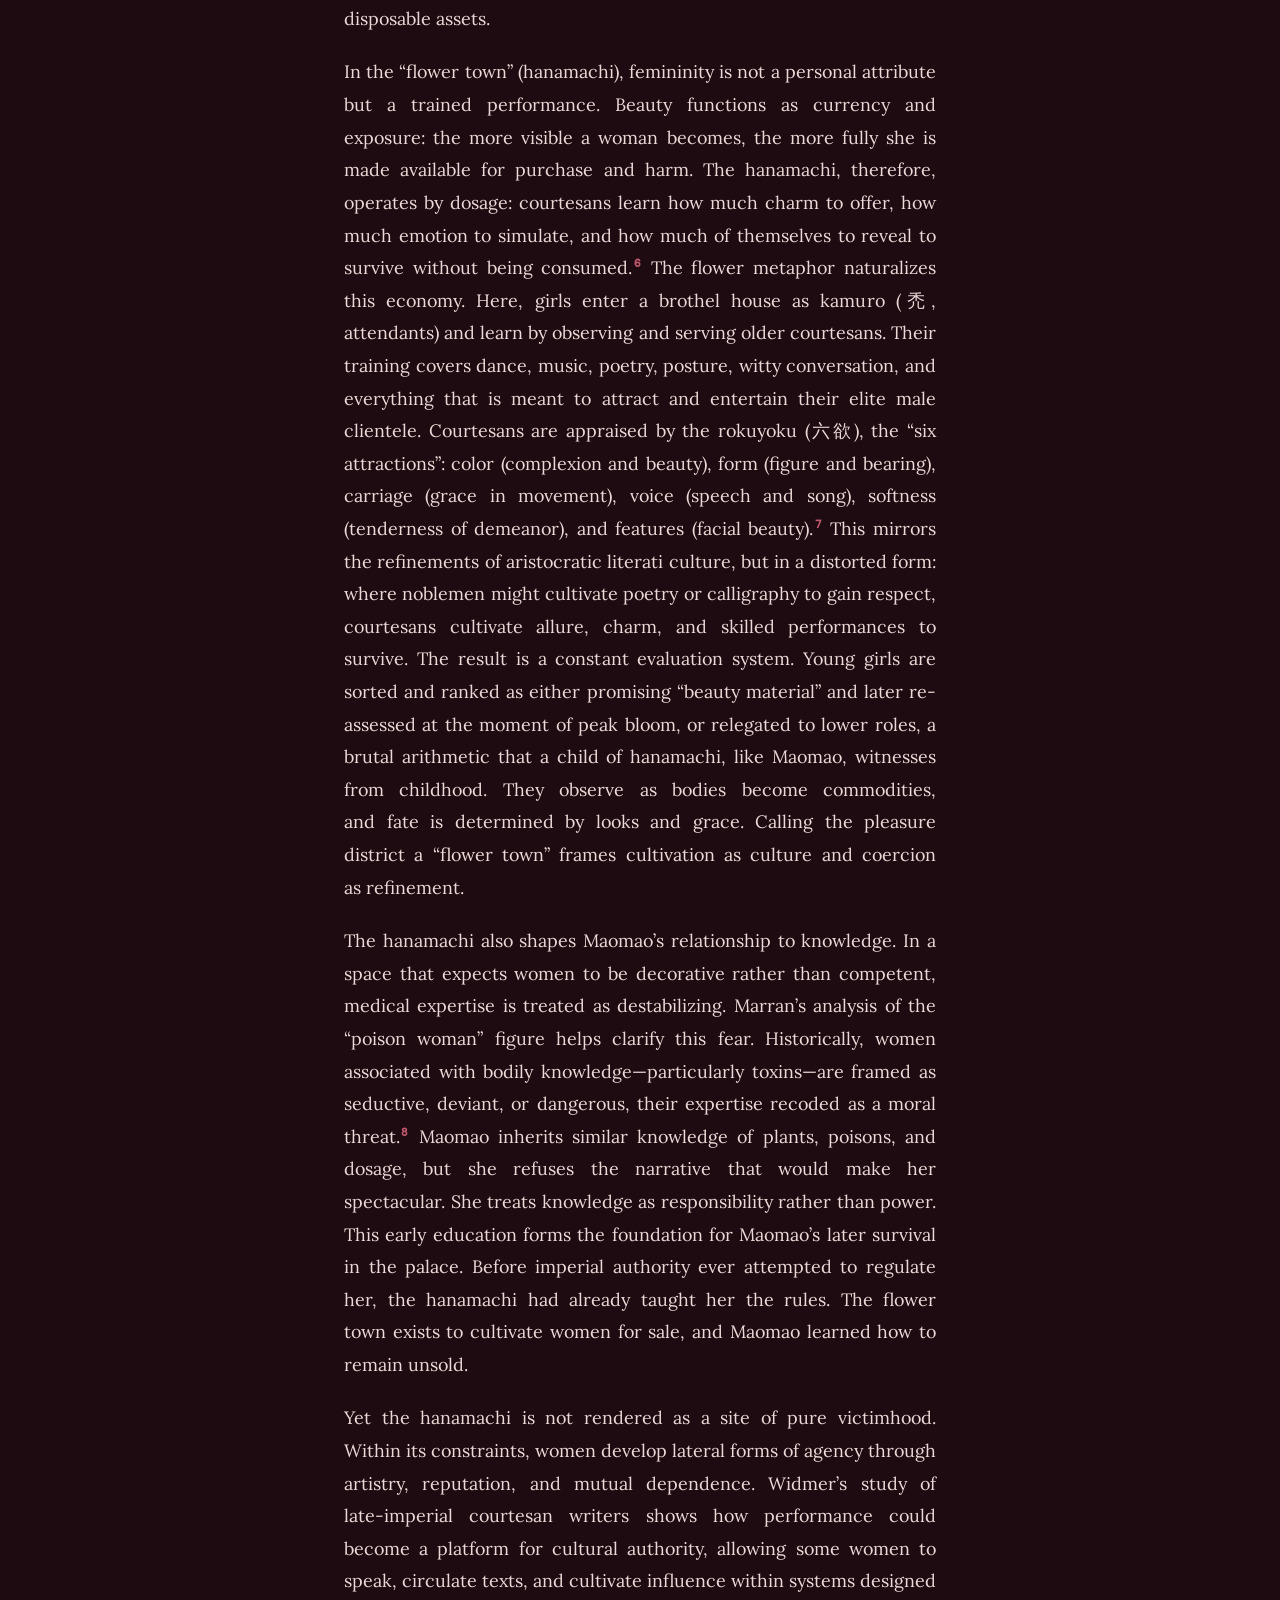
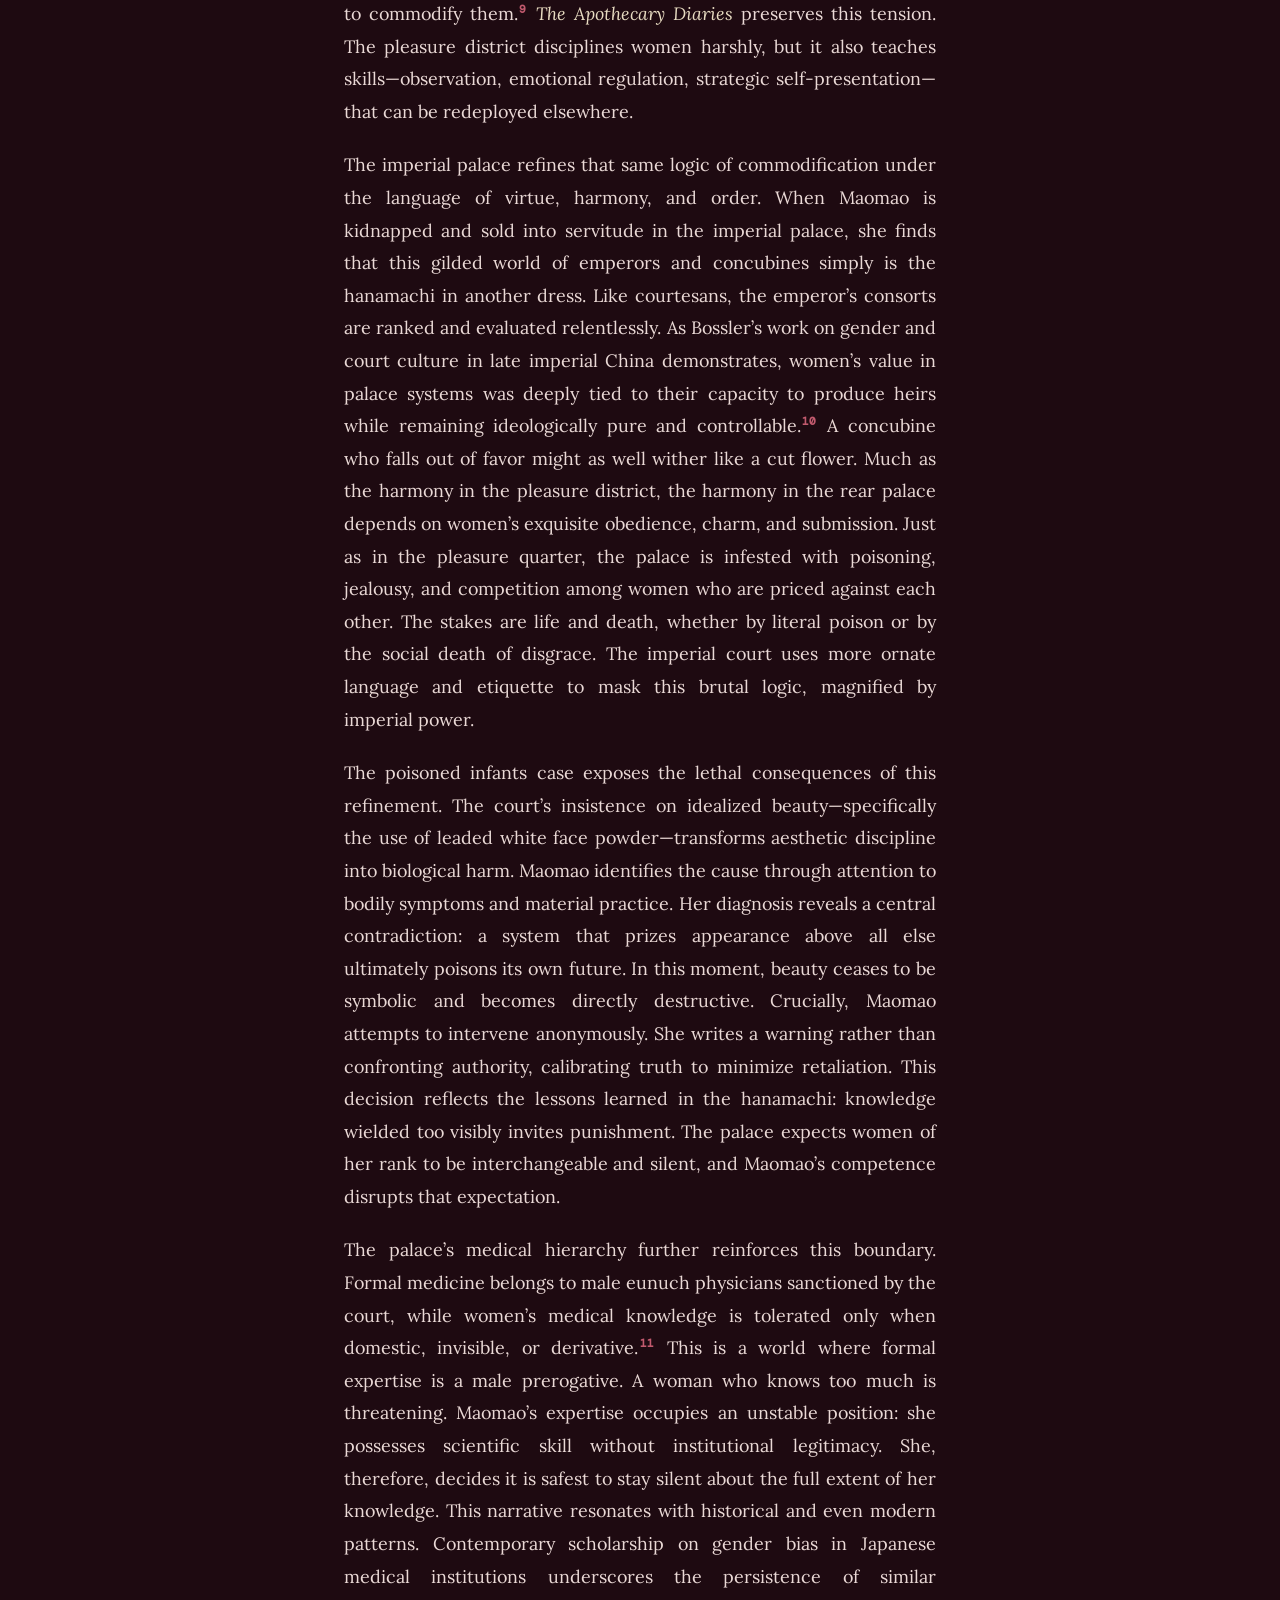
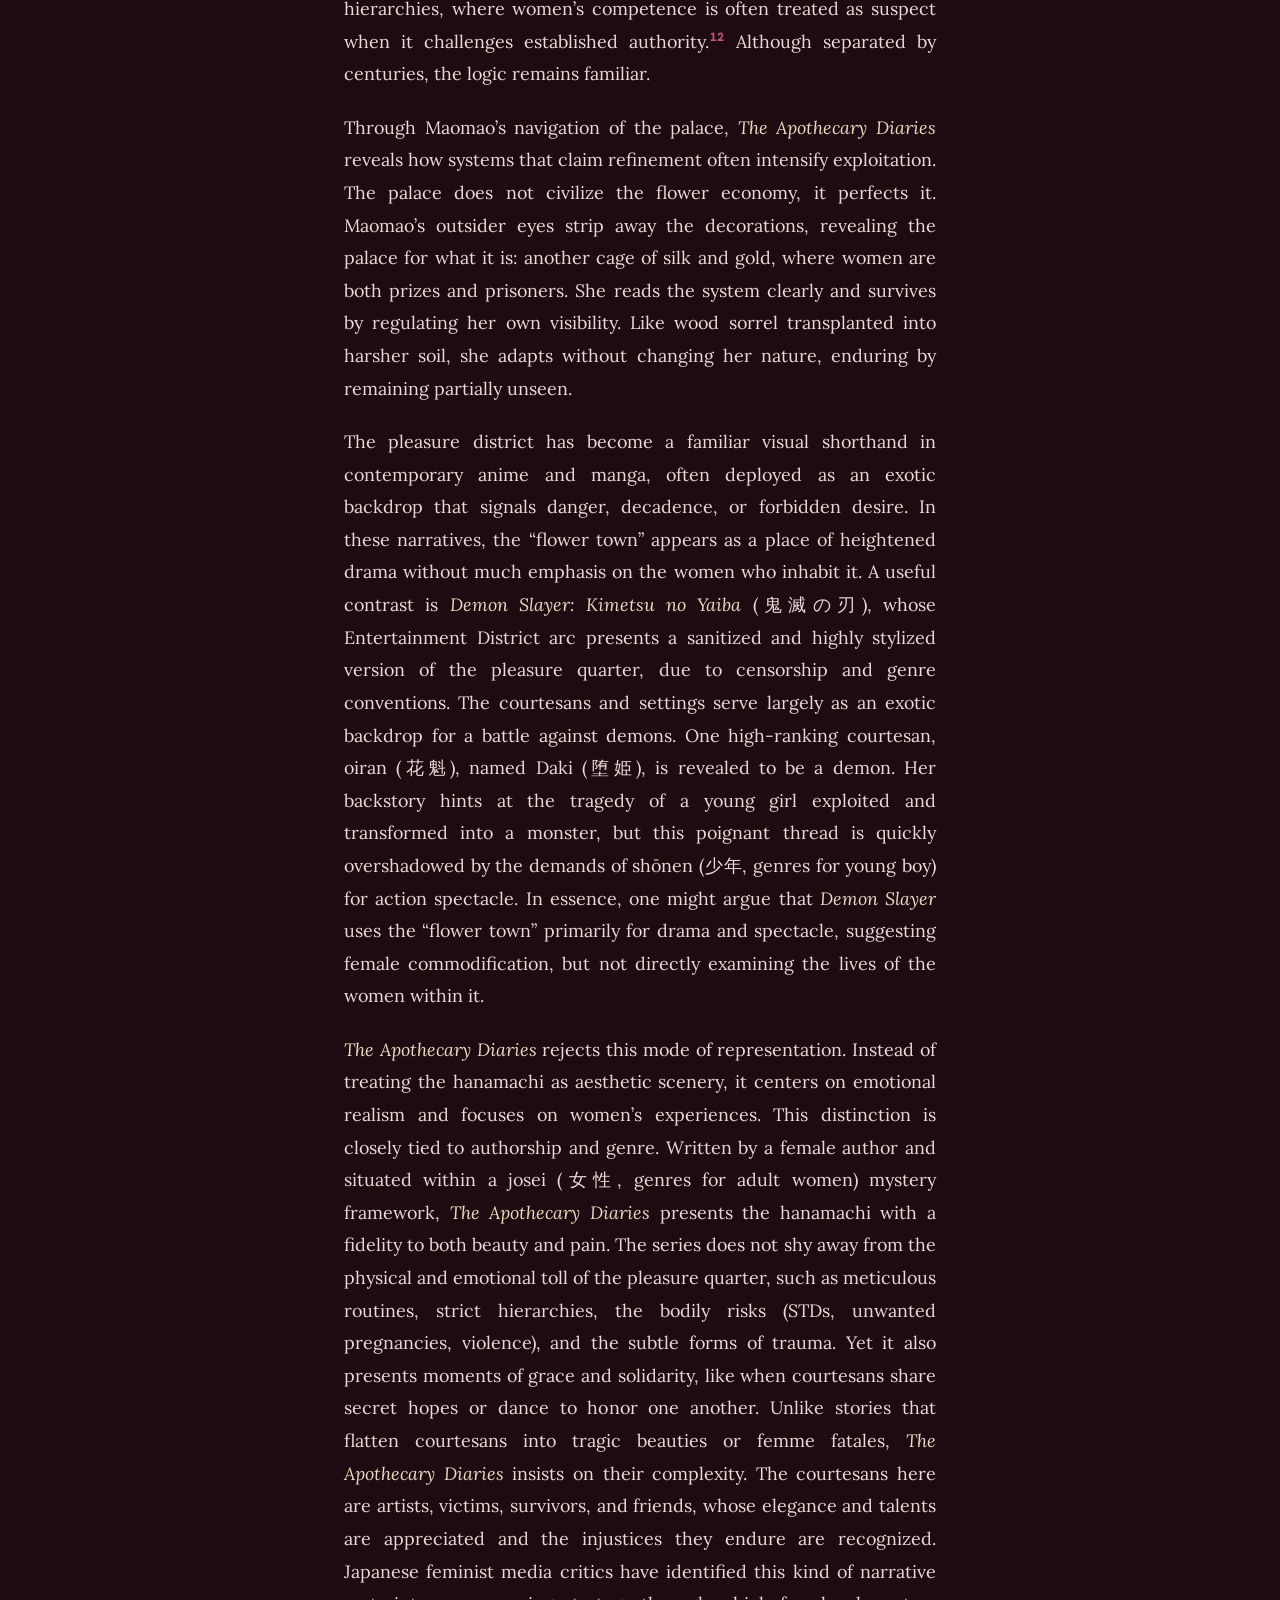
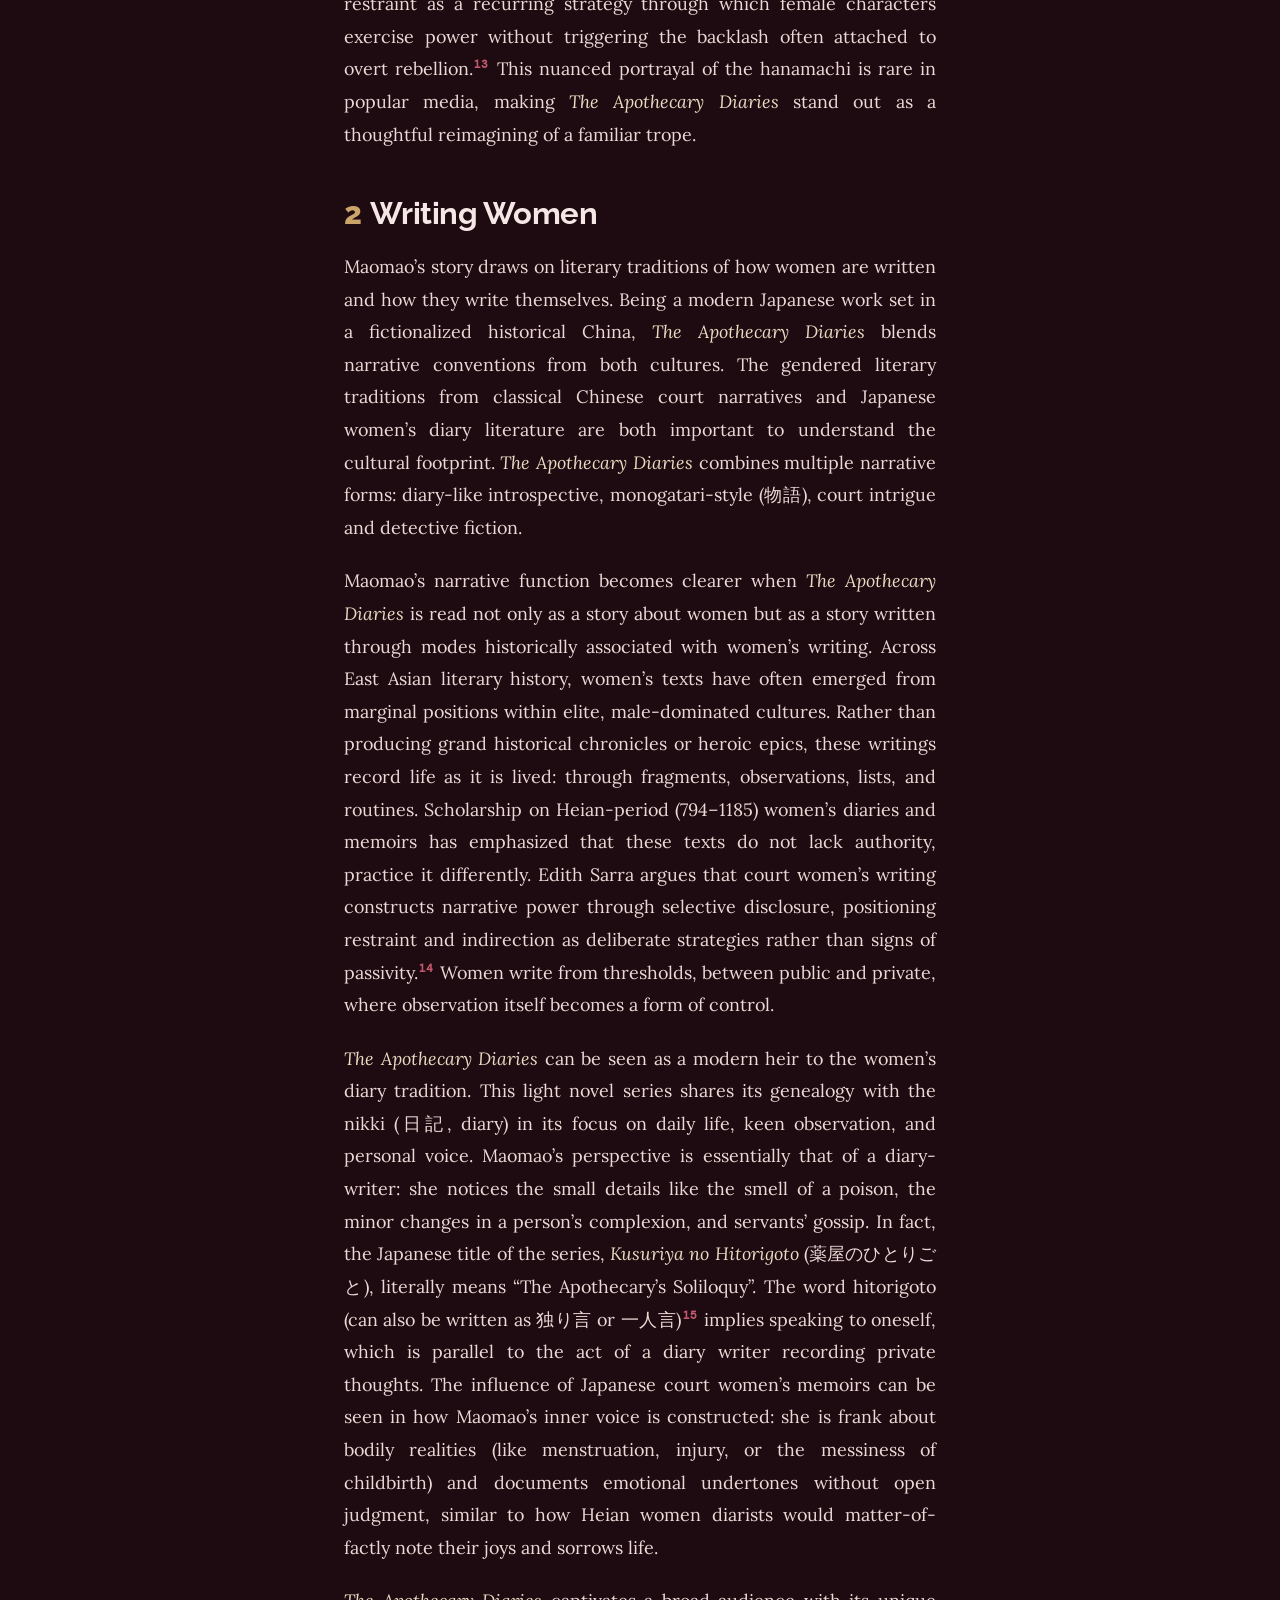
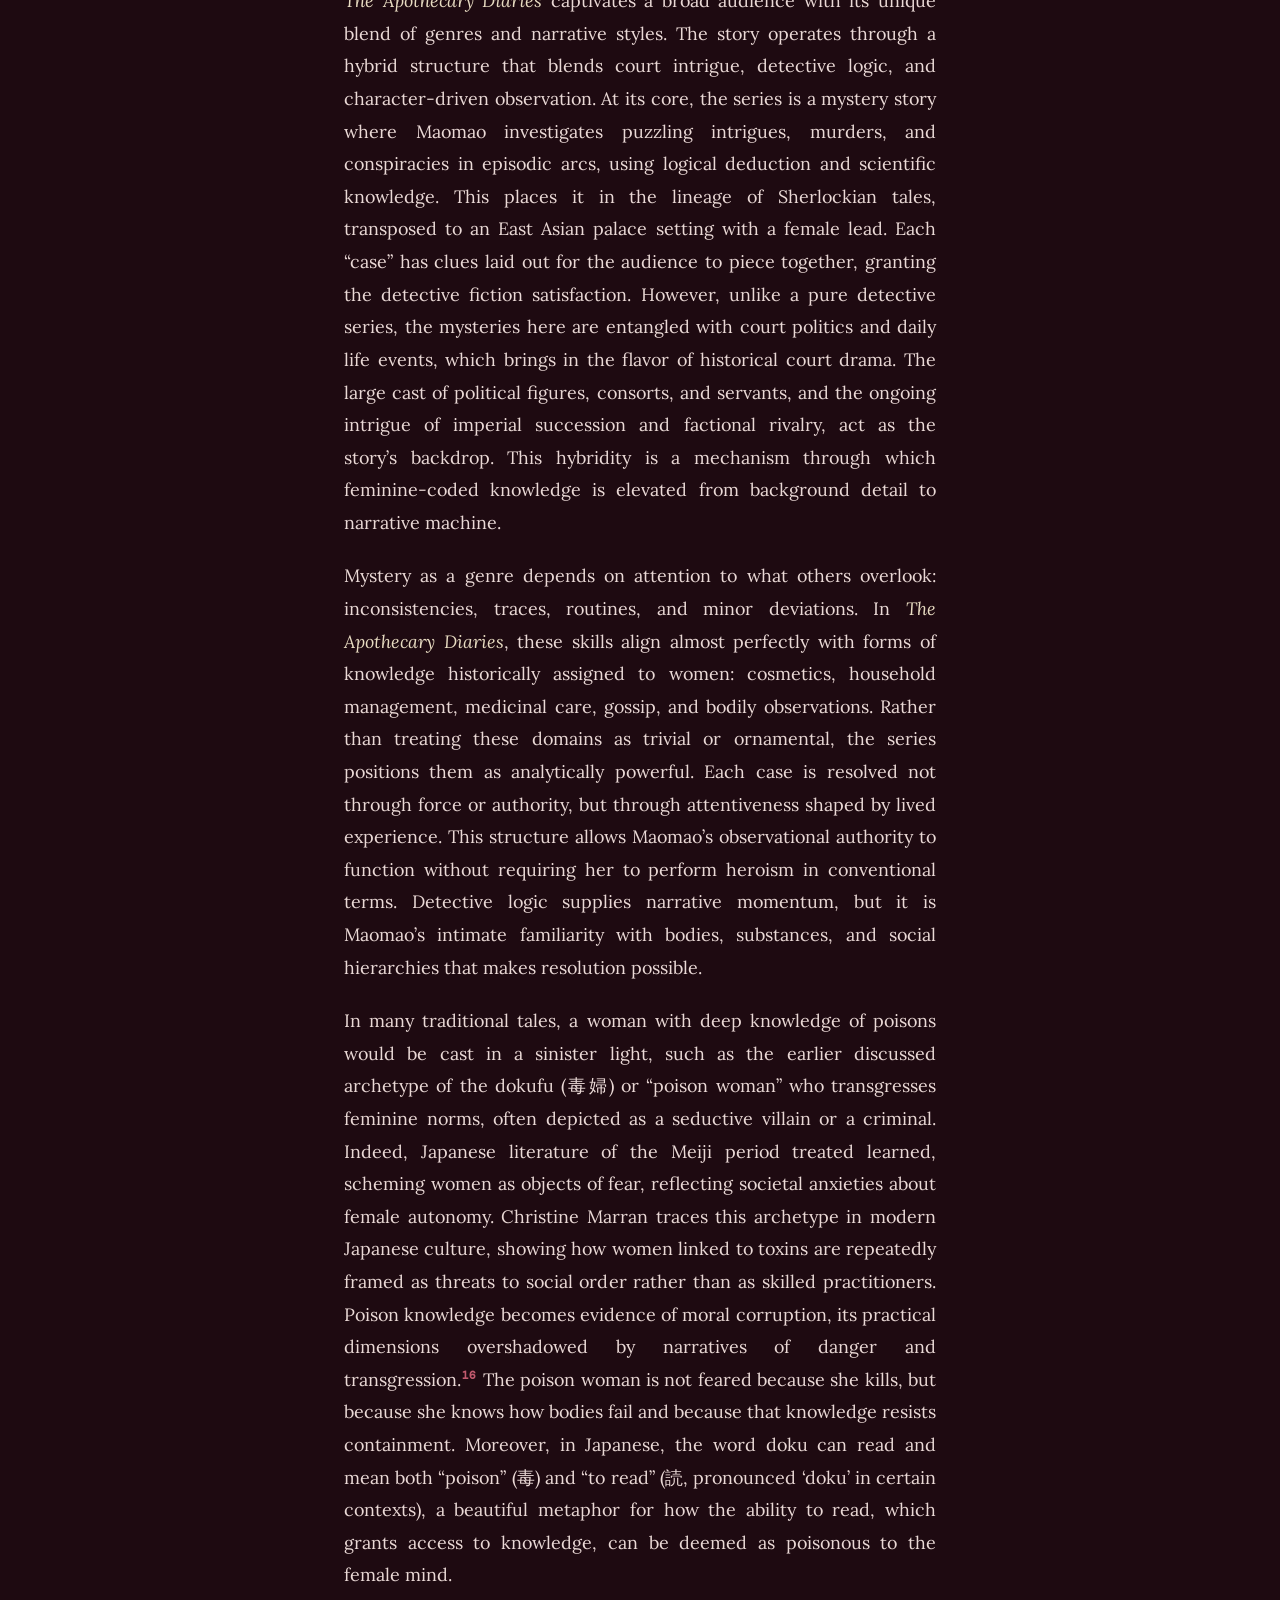
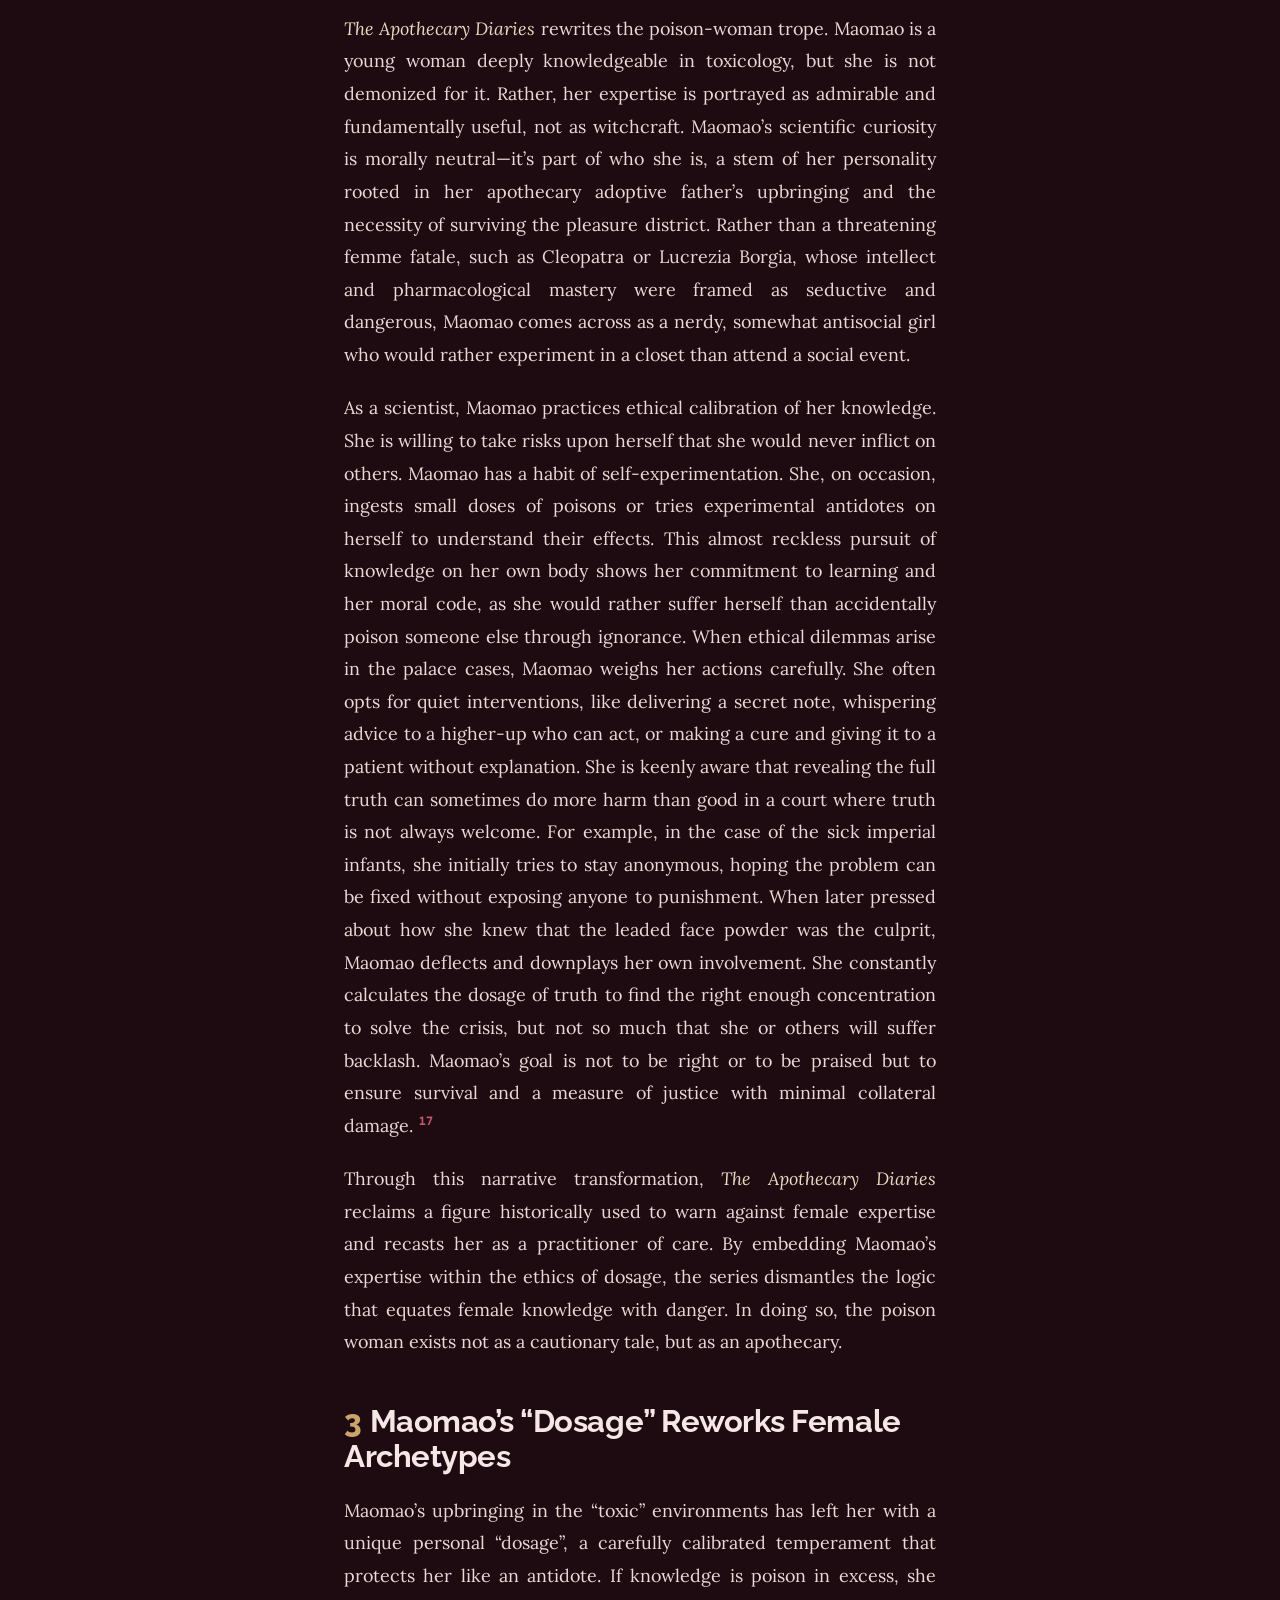
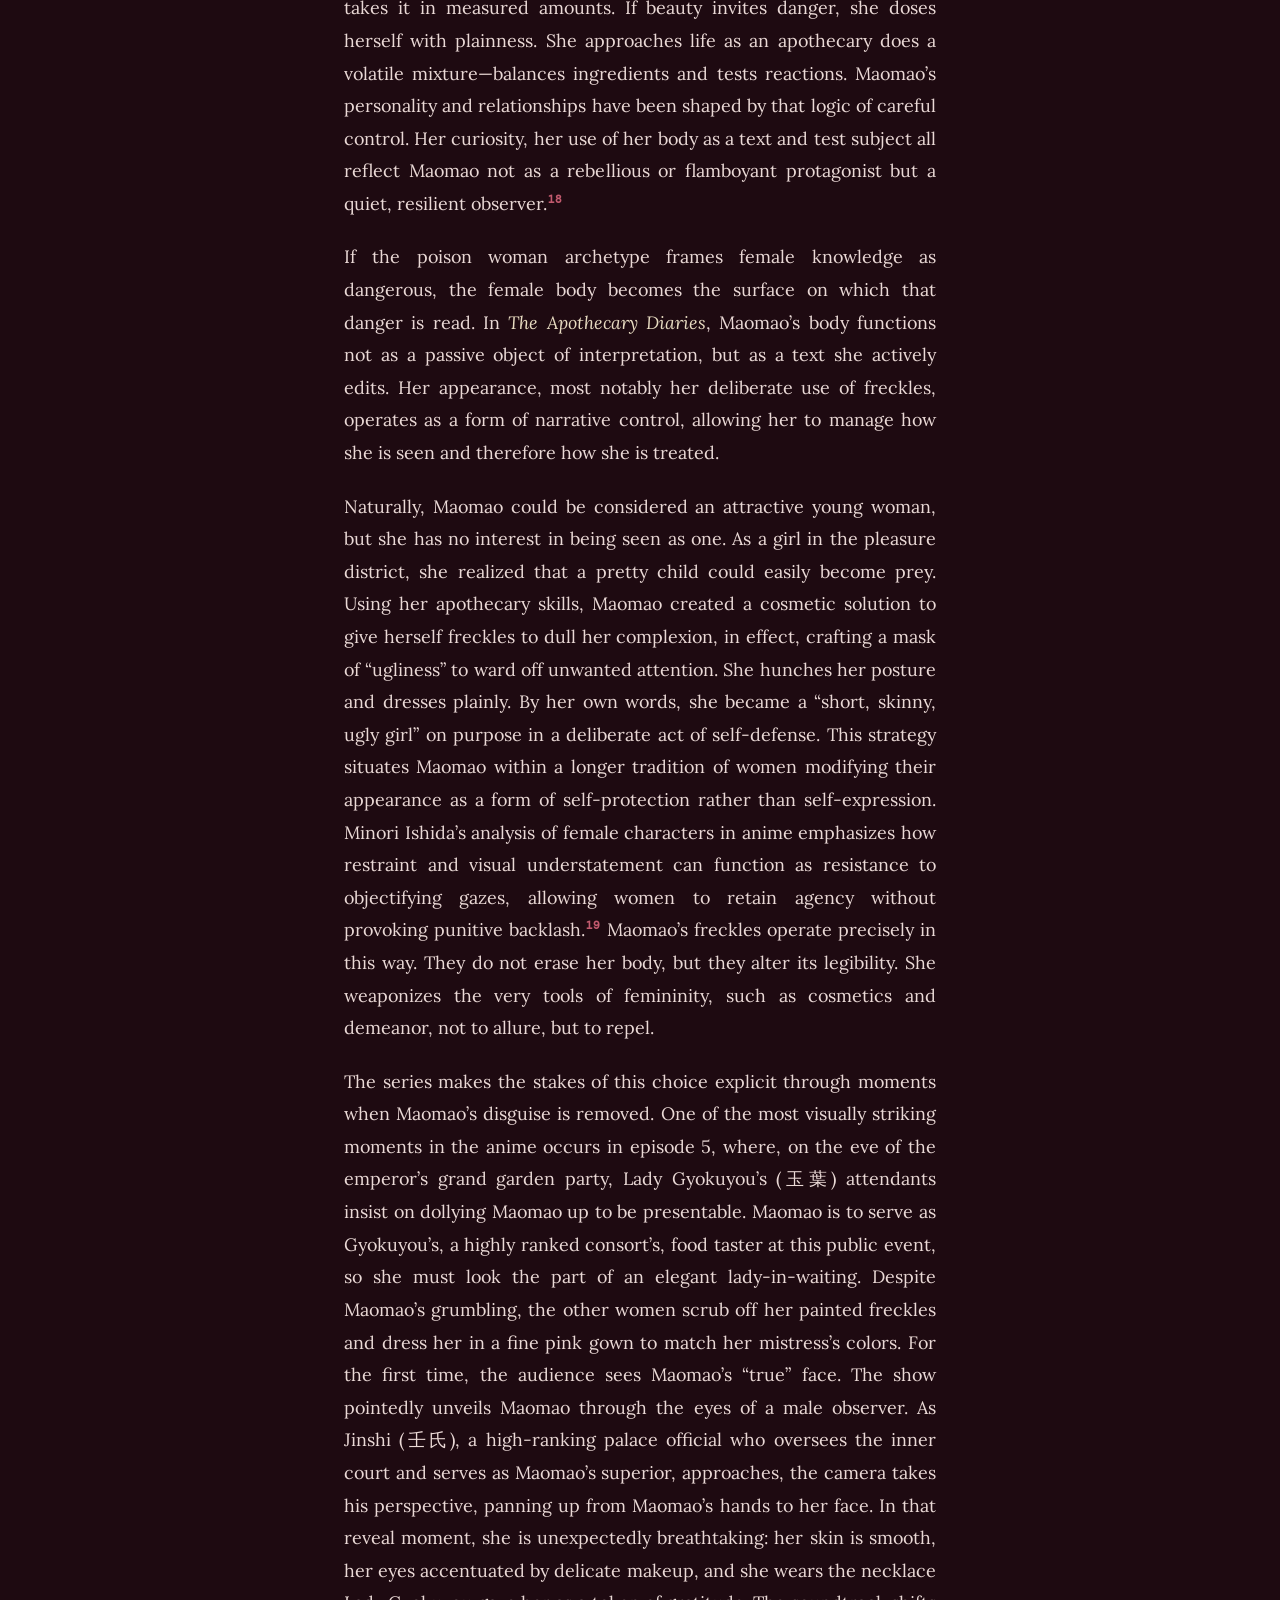
<file: essay-flowers-for-sale.html>
<!DOCTYPE html>
<html lang="en">
<head>
<meta charset="UTF-8" />
<meta name="viewport" content="width=device-width, initial-scale=1.0" />
<title>Flowers for Sale — Weaver's Cradle · Avelina, per sea</title>
<meta name="description" content="Flowers for Sale: Petals, Poisons, and Female Agency in The Apothecary Diaries — a senior thesis by Avelina Axonov." />
<link rel="icon" type="image/png" href="assets/img/silkworm-mark.png" />
<link rel="apple-touch-icon" href="assets/img/silkworm-mark.png" />
<link rel="preconnect" href="https://fonts.googleapis.com" />
<link rel="preconnect" href="https://fonts.gstatic.com" crossorigin />
<link href="https://fonts.googleapis.com/css2?family=Raleway:wght@400;500;600;700;800&family=Inter:wght@300;400;500;600&family=DM+Mono:wght@400;500&family=Lora:ital,wght@0,400;0,500;0,600;1,400;1,500&display=swap" rel="stylesheet" />
<link rel="stylesheet" href="assets/site.css" />
<link rel="stylesheet" href="assets/essay.css" />
<link rel="stylesheet" href="assets/cradle.css" />
</head>
<body>
<nav class="nav scrolled">
  <a href="writer.html" class="nav-logo" title="Weaver's Cradle"><span class="dot"></span>Avelina<span class="comma">,</span>&nbsp;per <span class="ce">ce</span></a>
  <div class="nav-links">
    <a href="index.html">← Per Sea</a>
    <a href="index.html#about">About</a>
    <a href="index.html#research">Research</a>
    <a href="index.html#gallery">Gallery</a>
    <a href="writer.html">Writing</a>
    <a href="index.html#contact" class="cv">Contact</a>
  </div>
  <button class="nav-toggle" aria-label="Menu"><span></span><span></span><span></span></button>
</nav>
<header class="es-hero">
  <div class="read">
    <div class="es-back"><a href="writer.html" class="backlink">← Weaver's Cradle · the library</a></div>
    <div class="es-kicker">Senior Thesis · Japanese Language &amp; Culture</div>
    <h1 class="es-title">Flowers for Sale</h1>
    <p class="es-sub">Petals, Poisons, and Female Agency in <em>The Apothecary Diaries</em></p>
    <dl class="es-meta"><div><dt>Field</dt><dd>East Asian Languages &amp; Cultures</dd></div><div><dt>Advisor</dt><dd>Andy Rodekohr</dd></div><div><dt>Completed</dt><dd>December 2025</dd></div><div><dt>Institution</dt><dd>Wake Forest University</dd></div></dl>
  </div>
</header>
<div class="es-rule"><div class="line"></div></div>
<main>
  <div class="read">
    
    <div class="es-body">
      <h2>Introduction</h2><p class="lead">Every poison has a dose that kills and a dose that heals. In the imperial, China-esque world of <em class="work">The Apothecary Diaries</em> (薬屋のひとりごと, <em class="work">Kusuriya no Hitorigoto</em>), beauty, obedience, and knowledge function according to this same logic. Women in this world are cultivated like flowers: trained, displayed, evaluated, and discarded once damaged or depleted. They are grown for use rather than longevity; prized for appearance rather than endurance. Servants are trained to feign ignorance, but Maomao (猫猫, マオマオ), an apothecary turned servant, breaks that rule. She watches, calculates, and reads what others overlook: the shimmer of lead beneath powder and the dangers blooming quietly under silk. She knows that survival depends not on blooming brightest, but on knowing precisely when not to bloom at all. </p><p><em class="work">The Apothecary Diaries</em> took root on the Japanese web novel self-publishing website Shōsetsuka ni Narō (小説家になろう, Let's become a novelist) in 2011 by Hyūga Natsu (日向夏). In the following year, it caught the attention of Shufunotomo (主婦の友社, Shufu no Tomosha), a distinguished Japanese publisher, who acquired the rights to the story and published it as a single volume in 2012, and then, two years later, extended it into a light novel series, written by Hyūga Natsu and illustrated by Touko Shino (しのとうこ). At the end of 2025, the series has published 16 volumes and sold over 14 million copies, placing it among the best-selling historical fiction series of recent years. The series expanded into two independently ongoing manga adaptations in 2017, and now exceeds 22 million manga copies sold. A spin-off manga centered around Maomao’s friend, Xiaolan (小蘭, シャオラン), written by Natsu Hyūga and illustrated by Itsuki Nanao (七緒 一綺), also began publication at the beginning of 2025. Anime adaptation followed in 2023 and quickly became one of the highest-rated series of the year. Streaming data from Japanese and international platforms consistently places it in weekly top ranks. The second season premiered in 2024, solidifying the franchise’s popularity across demographics. The third season and an original story anime film are set to debut in the latter half of 2026. </p><p>These combined successes manifest the appeal and popularity of the story and its characters, especially the main protagonist, Maomao. Online discourse on how Maomao breaks female protagonist stereotypes in modern popular media has been circulating across many online platforms, featuring video essays on YouTube, discussion posts on Reddit, fan arts posted on Instagram, and memes shared on Twitter. The plot receives high praise as well. Set in a fictional empire inspired by late-imperial China—primarily relying on drawing its inspiration from the Tang dynasty (618–907) and incorporating scholarly knowledge from the late Ming dynasty (1368–1644)—the narrative blends court intrigue, medical investigation, and character-driven mystery, where Maomao uses her pharmacological training and pleasure district upbringing to navigate the plot’s central conflicts.</p><p>Maomao grows up knowing early on that beauty attracts danger, knowledge invites punishment, and the wrong concentrations of honesty can ruin a life faster than poison. When she is kidnapped and sold into service at the imperial palace in episode 1, she initially seeks invisibility, intending to endure her term quietly. However, that strategy collapses when Maomao, retaining her curious and eccentric personality, deduces that the emperor’s newborn children are being poisoned by leaded face powder used by their mothers. Her anonymous intervention saves their lives but exposes her literacy and medical competence, drawing her into the palace’s inner workings. When an oral dismissal order deliberately contradicts the written order to stay, meant only for the literate, Maomao hesitates, exposing herself as the sole servant who can read. Crucially, Maomao does not seize this visibility as empowerment. She attempts to erase her role, understanding that knowledge wielded too openly becomes a liability. As Hyūga Natsu has explained in interviews, the series is intentionally written with ambiguity and restraint, allowing knowledge to surface only in partial, controlled forms so that it remains ethical rather than destructive.<sup class="fn" data-fn="1" tabindex="0" role="button" aria-label="Footnote 1">1</sup> This philosophy structures both Maomao’s actions and the narrative itself.</p><p>Throughout the anime’s opening sequences Maomao is repeatedly associated with wood sorrel, katabami (片喰), a low-growing oxalis whose small blossoms are easy to overlook. Unlike ornamental flowers cultivated for display, katabami thrives in shade rather than direct sunlight, spreading quietly along the ground. It is also a plant of dosage: used in folk medicine and cuisine yet associated with sourness and irritation when consumed in excess.<sup class="fn" data-fn="2" tabindex="0" role="button" aria-label="Footnote 2">2</sup> Its value lies in its endurance and careful calibration. The symbolism aligns closely with Maomao’s own mode of survival. Like wood sorrel, she stays low, avoids unnecessary attention, and remains useful rather than decorative. The connection is reinforced linguistically as well. Katabami is known in some regional contexts as neko-ashi (ねこあし, “cat’s paw”), a nickname that resonates strongly with Maomao’s name and self-presentation.<sup class="fn" data-fn="3" tabindex="0" role="button" aria-label="Footnote 3">3</sup> This repeated visual pairing of Maomao with katabami invites viewers to read her as a character who survives by inhabiting shadow rather than spectacle.<sup class="fn" data-fn="4" tabindex="0" role="button" aria-label="Footnote 4">4</sup></p><p>By centering the story on Maomao’s calibrated perspective, <em class="work">The Apothecary Diaries</em> reframes agency as a practice of dosage rather than defiance, and, by extension, captures the fragile forms of agency available to women within the imperial Sino-Japanese hierarchies. The story transforms the language of beauty, flowers [and herbs], into one of endurance, revealing how women navigate systems that would rather display them than hear. This paper examines how Maomao’s survival strategies—shaped by the pleasure district, refined within the palace, and rooted in historical women’s knowledge—redefine female strength as endurance, judgment, and selective visibility. In doing so, the series does more than present an unconventional heroine: it reclaims historical modes of feminine survival that have long been dismissed as passive, minor, or insignificant, reminding the audience that some forms of power are meant to grow in shade. Through Maomao, the series recovers the lives and knowledge of women who endured within male-dominated structures by remaining partially unseen. As a character, Maomao does not simply navigate these systems but preserves and reactivates the histories of women whose stories unfolded in the margins and rarely entered official records. In this sense, she functions as a reclamation figure, carrying forward forms of agency that literature and history have often allowed to wither.</p><h2><span class="es-num">1</span>Toxic Systems: The Hanamachi and the Palace</h2><p>In both the pleasure district (hanamachi) and the imperial rear palace, bodies are commodified, performances are evaluated, and emotions are diluted. Women’s values are determined by appearance, charm, and their ability to maintain social harmony. Knowledge, especially medical or toxicological, is treated as a dangerous weapon in a woman’s hands. The brothel district and the royal harem operate as two wings of the same stage that regulate femininity in different registers. The word hanamachi, which stands for the pleasure quarter (also known as red-light district, prostitution/courtesan quarter), literally means the “flower town” (花街)<sup class="fn" data-fn="5" tabindex="0" role="button" aria-label="Footnote 5">5</sup> in Japanese, reinforcing the idea of women being cultivated as ornamental blooms meant for display. The imperial palace may drape itself in the most expensive silks and the most elaborate etiquette, but it follows the same fundamental logic: women are sacred objects of beauty and also disposable assets.</p><p>In the “flower town” (hanamachi), femininity is not a personal attribute but a trained performance. Beauty functions as currency and exposure: the more visible a woman becomes, the more fully she is made available for purchase and harm. The hanamachi, therefore, operates by dosage: courtesans learn how much charm to offer, how much emotion to simulate, and how much of themselves to reveal to survive without being consumed.<sup class="fn" data-fn="6" tabindex="0" role="button" aria-label="Footnote 6">6</sup> The flower metaphor naturalizes this economy. Here, girls enter a brothel house as kamuro (禿, attendants) and learn by observing and serving older courtesans. Their training covers dance, music, poetry, posture, witty conversation, and everything that is meant to attract and entertain their elite male clientele. Courtesans are appraised by the rokuyoku (六欲), the “six attractions”: color (complexion and beauty), form (figure and bearing), carriage (grace in movement), voice (speech and song), softness (tenderness of demeanor), and features (facial beauty).<sup class="fn" data-fn="7" tabindex="0" role="button" aria-label="Footnote 7">7</sup> This mirrors the refinements of aristocratic literati culture, but in a distorted form: where noblemen might cultivate poetry or calligraphy to gain respect, courtesans cultivate allure, charm, and skilled performances to survive. The result is a constant evaluation system. Young girls are sorted and ranked as either promising “beauty material” and later re-assessed at the moment of peak bloom, or relegated to lower roles, a brutal arithmetic that a child of hanamachi, like Maomao, witnesses from childhood. They observe as bodies become commodities, and fate is determined by looks and grace. Calling the pleasure district a “flower town” frames cultivation as culture and coercion as refinement. </p><p>The hanamachi also shapes Maomao’s relationship to knowledge. In a space that expects women to be decorative rather than competent, medical expertise is treated as destabilizing. Marran’s analysis of the “poison woman” figure helps clarify this fear. Historically, women associated with bodily knowledge—particularly toxins—are framed as seductive, deviant, or dangerous, their expertise recoded as a moral threat.<sup class="fn" data-fn="8" tabindex="0" role="button" aria-label="Footnote 8">8</sup> Maomao inherits similar knowledge of plants, poisons, and dosage, but she refuses the narrative that would make her spectacular. She treats knowledge as responsibility rather than power. This early education forms the foundation for Maomao’s later survival in the palace. Before imperial authority ever attempted to regulate her, the hanamachi had already taught her the rules. The flower town exists to cultivate women for sale, and Maomao learned how to remain unsold.</p><p>Yet the hanamachi is not rendered as a site of pure victimhood. Within its constraints, women develop lateral forms of agency through artistry, reputation, and mutual dependence. Widmer’s study of late‑imperial courtesan writers shows how performance could become a platform for cultural authority, allowing some women to speak, circulate texts, and cultivate influence within systems designed to commodify them.<sup class="fn" data-fn="9" tabindex="0" role="button" aria-label="Footnote 9">9</sup> <em class="work">The Apothecary Diaries</em> preserves this tension. The pleasure district disciplines women harshly, but it also teaches skills—observation, emotional regulation, strategic self‑presentation—that can be redeployed elsewhere.</p><p>The imperial palace refines that same logic of commodification under the language of virtue, harmony, and order. When Maomao is kidnapped and sold into servitude in the imperial palace, she finds that this gilded world of emperors and concubines simply is the hanamachi in another dress. Like courtesans, the emperor’s consorts are ranked and evaluated relentlessly. As Bossler’s work on gender and court culture in late imperial China demonstrates, women’s value in palace systems was deeply tied to their capacity to produce heirs while remaining ideologically pure and controllable.<sup class="fn" data-fn="10" tabindex="0" role="button" aria-label="Footnote 10">10</sup> A concubine who falls out of favor might as well wither like a cut flower. Much as the harmony in the pleasure district, the harmony in the rear palace depends on women’s exquisite obedience, charm, and submission. Just as in the pleasure quarter, the palace is infested with poisoning, jealousy, and competition among women who are priced against each other. The stakes are life and death, whether by literal poison or by the social death of disgrace. The imperial court uses more ornate language and etiquette to mask this brutal logic, magnified by imperial power. </p><p>The poisoned infants case exposes the lethal consequences of this refinement. The court’s insistence on idealized beauty—specifically the use of leaded white face powder—transforms aesthetic discipline into biological harm. Maomao identifies the cause through attention to bodily symptoms and material practice. Her diagnosis reveals a central contradiction: a system that prizes appearance above all else ultimately poisons its own future. In this moment, beauty ceases to be symbolic and becomes directly destructive. Crucially, Maomao attempts to intervene anonymously. She writes a warning rather than confronting authority, calibrating truth to minimize retaliation. This decision reflects the lessons learned in the hanamachi: knowledge wielded too visibly invites punishment. The palace expects women of her rank to be interchangeable and silent, and Maomao’s competence disrupts that expectation. </p><p>The palace’s medical hierarchy further reinforces this boundary. Formal medicine belongs to male eunuch physicians sanctioned by the court, while women’s medical knowledge is tolerated only when domestic, invisible, or derivative.<sup class="fn" data-fn="11" tabindex="0" role="button" aria-label="Footnote 11">11</sup> This is a world where formal expertise is a male prerogative. A woman who knows too much is threatening. Maomao’s expertise occupies an unstable position: she possesses scientific skill without institutional legitimacy. She, therefore, decides it is safest to stay silent about the full extent of her knowledge. This narrative resonates with historical and even modern patterns. Contemporary scholarship on gender bias in Japanese medical institutions underscores the persistence of similar hierarchies, where women’s competence is often treated as suspect when it challenges established authority.<sup class="fn" data-fn="12" tabindex="0" role="button" aria-label="Footnote 12">12</sup> Although separated by centuries, the logic remains familiar.</p><p>Through Maomao’s navigation of the palace, <em class="work">The Apothecary Diaries</em> reveals how systems that claim refinement often intensify exploitation. The palace does not civilize the flower economy, it perfects it. Maomao’s outsider eyes strip away the decorations, revealing the palace for what it is: another cage of silk and gold, where women are both prizes and prisoners. She reads the system clearly and survives by regulating her own visibility. Like wood sorrel transplanted into harsher soil, she adapts without changing her nature, enduring by remaining partially unseen.</p><p>The pleasure district has become a familiar visual shorthand in contemporary anime and manga, often deployed as an exotic backdrop that signals danger, decadence, or forbidden desire. In these narratives, the “flower town” appears as a place of heightened drama without much emphasis on the women who inhabit it. A useful contrast is <em class="work">Demon Slayer: Kimetsu no Yaiba</em> (鬼滅の刃), whose Entertainment District arc presents a sanitized and highly stylized version of the pleasure quarter, due to censorship and genre conventions. The courtesans and settings serve largely as an exotic backdrop for a battle against demons. One high-ranking courtesan, oiran (花魁), named Daki (堕姫), is revealed to be a demon. Her backstory hints at the tragedy of a young girl exploited and transformed into a monster, but this poignant thread is quickly overshadowed by the demands of shōnen (少年, genres for young boy) for action spectacle. In essence, one might argue that <em class="work">Demon Slayer</em> uses the “flower town” primarily for drama and spectacle, suggesting female commodification, but not directly examining the lives of the women within it.</p><p><em class="work">The Apothecary Diaries</em> rejects this mode of representation. Instead of treating the hanamachi as aesthetic scenery, it centers on emotional realism and focuses on women’s experiences. This distinction is closely tied to authorship and genre. Written by a female author and situated within a josei (女性, genres for adult women) mystery framework, <em class="work">The Apothecary Diaries</em> presents the hanamachi with a fidelity to both beauty and pain.  The series does not shy away from the physical and emotional toll of the pleasure quarter, such as meticulous routines, strict hierarchies, the bodily risks (STDs, unwanted pregnancies, violence), and the subtle forms of trauma. Yet it also presents moments of grace and solidarity, like when courtesans share secret hopes or dance to honor one another. Unlike stories that flatten courtesans into tragic beauties or femme fatales, <em class="work">The Apothecary Diaries</em> insists on their complexity. The courtesans here are artists, victims, survivors, and friends, whose elegance and talents are appreciated and the injustices they endure are recognized. Japanese feminist media critics have identified this kind of narrative restraint as a recurring strategy through which female characters exercise power without triggering the backlash often attached to overt rebellion.<sup class="fn" data-fn="13" tabindex="0" role="button" aria-label="Footnote 13">13</sup> This nuanced portrayal of the hanamachi is rare in popular media, making <em class="work">The Apothecary Diaries</em> stand out as a thoughtful reimagining of a familiar trope.</p><h2><span class="es-num">2</span>Writing Women</h2><p>Maomao’s story draws on literary traditions of how women are written and how they write themselves. Being a modern Japanese work set in a fictionalized historical China, <em class="work">The Apothecary Diaries</em> blends narrative conventions from both cultures. The gendered literary traditions from classical Chinese court narratives and Japanese women’s diary literature are both important to understand the cultural footprint. <em class="work">The Apothecary Diaries</em> combines multiple narrative forms: diary-like introspective, monogatari-style (物語), court intrigue and detective fiction.</p><p>Maomao’s narrative function becomes clearer when <em class="work">The Apothecary Diaries</em> is read not only as a story about women but as a story written through modes historically associated with women’s writing. Across East Asian literary history, women’s texts have often emerged from marginal positions within elite, male-dominated cultures. Rather than producing grand historical chronicles or heroic epics, these writings record life as it is lived: through fragments, observations, lists, and routines. Scholarship on Heian-period (794–1185) women’s diaries and memoirs has emphasized that these texts do not lack authority, practice it differently. Edith Sarra argues that court women’s writing constructs narrative power through selective disclosure, positioning restraint and indirection as deliberate strategies rather than signs of passivity.<sup class="fn" data-fn="14" tabindex="0" role="button" aria-label="Footnote 14">14</sup> Women write from thresholds, between public and private, where observation itself becomes a form of control. </p><p><em class="work">The Apothecary Diaries</em> can be seen as a modern heir to the women’s diary tradition. This light novel series shares its genealogy with the nikki (日記, diary) in its focus on daily life, keen observation, and personal voice. Maomao’s perspective is essentially that of a diary-writer: she notices the small details like the smell of a poison, the minor changes in a person’s complexion, and servants’ gossip. In fact, the Japanese title of the series, <em class="work">Kusuriya no Hitorigoto</em> (薬屋のひとりごと), literally means “The Apothecary’s Soliloquy”. The word hitorigoto (can also be written as 独り言 or 一人言)<sup class="fn" data-fn="15" tabindex="0" role="button" aria-label="Footnote 15">15</sup> implies speaking to oneself, which is parallel to the act of a diary writer recording private thoughts. The influence of Japanese court women’s memoirs can be seen in how Maomao’s inner voice is constructed: she is frank about bodily realities (like menstruation, injury, or the messiness of childbirth) and documents emotional undertones without open judgment, similar to how Heian women diarists would matter-of-factly note their joys and sorrows life.</p><p><em class="work">The Apothecary Diaries</em> captivates a broad audience with its unique blend of genres and narrative styles. The story operates through a hybrid structure that blends court intrigue, detective logic, and character-driven observation. At its core, the series is a mystery story where Maomao investigates puzzling intrigues, murders, and conspiracies in episodic arcs, using logical deduction and scientific knowledge. This places it in the lineage of Sherlockian tales, transposed to an East Asian palace setting with a female lead. Each “case” has clues laid out for the audience to piece together, granting the detective fiction satisfaction. However, unlike a pure detective series, the mysteries here are entangled with court politics and daily life events, which brings in the flavor of historical court drama. The large cast of political figures, consorts, and servants, and the ongoing intrigue of imperial succession and factional rivalry, act as the story’s backdrop. This hybridity is a mechanism through which feminine-coded knowledge is elevated from background detail to narrative machine.</p><p>Mystery as a genre depends on attention to what others overlook: inconsistencies, traces, routines, and minor deviations. In <em class="work">The Apothecary Diaries</em>, these skills align almost perfectly with forms of knowledge historically assigned to women: cosmetics, household management, medicinal care, gossip, and bodily observations. Rather than treating these domains as trivial or ornamental, the series positions them as analytically powerful. Each case is resolved not through force or authority, but through attentiveness shaped by lived experience. This structure allows Maomao’s observational authority to function without requiring her to perform heroism in conventional terms. Detective logic supplies narrative momentum, but it is Maomao’s intimate familiarity with bodies, substances, and social hierarchies that makes resolution possible. </p><p>In many traditional tales, a woman with deep knowledge of poisons would be cast in a sinister light, such as the earlier discussed archetype of the dokufu (毒婦) or “poison woman” who transgresses feminine norms, often depicted as a seductive villain or a criminal. Indeed, Japanese literature of the Meiji period treated learned, scheming women as objects of fear, reflecting societal anxieties about female autonomy. Christine Marran traces this archetype in modern Japanese culture, showing how women linked to toxins are repeatedly framed as threats to social order rather than as skilled practitioners. Poison knowledge becomes evidence of moral corruption, its practical dimensions overshadowed by narratives of danger and transgression.<sup class="fn" data-fn="16" tabindex="0" role="button" aria-label="Footnote 16">16</sup> The poison woman is not feared because she kills, but because she knows how bodies fail and because that knowledge resists containment. Moreover, in Japanese, the word doku can read and mean both “poison” (毒) and “to read” (読, pronounced ‘doku’ in certain contexts), a beautiful metaphor for how the ability to read, which grants access to knowledge, can be deemed as poisonous to the female mind. </p><p><em class="work">The Apothecary Diaries</em> rewrites the poison-woman trope. Maomao is a young woman deeply knowledgeable in toxicology, but she is not demonized for it. Rather, her expertise is portrayed as admirable and fundamentally useful, not as witchcraft. Maomao’s scientific curiosity is morally neutral—it’s part of who she is, a stem of her personality rooted in her apothecary adoptive father’s upbringing and the necessity of surviving the pleasure district. Rather than a threatening femme fatale, such as Cleopatra or Lucrezia Borgia, whose intellect and pharmacological mastery were framed as seductive and dangerous, Maomao comes across as a nerdy, somewhat antisocial girl who would rather experiment in a closet than attend a social event.  </p><p>As a scientist, Maomao practices ethical calibration of her knowledge. She is willing to take risks upon herself that she would never inflict on others. Maomao has a habit of self-experimentation. She, on occasion, ingests small doses of poisons or tries experimental antidotes on herself to understand their effects. This almost reckless pursuit of knowledge on her own body shows her commitment to learning and her moral code, as she would rather suffer herself than accidentally poison someone else through ignorance. When ethical dilemmas arise in the palace cases, Maomao weighs her actions carefully. She often opts for quiet interventions, like delivering a secret note, whispering advice to a higher-up who can act, or making a cure and giving it to a patient without explanation. She is keenly aware that revealing the full truth can sometimes do more harm than good in a court where truth is not always welcome. For example, in the case of the sick imperial infants, she initially tries to stay anonymous, hoping the problem can be fixed without exposing anyone to punishment. When later pressed about how she knew that the leaded face powder was the culprit, Maomao deflects and downplays her own involvement. She constantly calculates the dosage of truth to find the right enough concentration to solve the crisis, but not so much that she or others will suffer backlash. Maomao’s goal is not to be right or to be praised but to ensure survival and a measure of justice with minimal collateral damage. <sup class="fn" data-fn="17" tabindex="0" role="button" aria-label="Footnote 17">17</sup></p><p>Through this narrative transformation, <em class="work">The Apothecary Diaries</em> reclaims a figure historically used to warn against female expertise and recasts her as a practitioner of care. By embedding Maomao’s expertise within the ethics of dosage, the series dismantles the logic that equates female knowledge with danger. In doing so, the poison woman exists not as a cautionary tale, but as an apothecary.</p><h2><span class="es-num">3</span>Maomao’s “Dosage” Reworks Female Archetypes</h2><p>Maomao’s upbringing in the “toxic” environments has left her with a unique personal “dosage”, a carefully calibrated temperament that protects her like an antidote. If knowledge is poison in excess, she takes it in measured amounts. If beauty invites danger, she doses herself with plainness. She approaches life as an apothecary does a volatile mixture—balances ingredients and tests reactions. Maomao’s personality and relationships have been shaped by that logic of careful control. Her curiosity, her use of her body as a text and test subject all reflect Maomao not as a rebellious or flamboyant protagonist but a quiet, resilient observer.<sup class="fn" data-fn="18" tabindex="0" role="button" aria-label="Footnote 18">18</sup> </p><p>If the poison woman archetype frames female knowledge as dangerous, the female body becomes the surface on which that danger is read. In <em class="work">The Apothecary Diaries</em>, Maomao’s body functions not as a passive object of interpretation, but as a text she actively edits. Her appearance, most notably her deliberate use of freckles, operates as a form of narrative control, allowing her to manage how she is seen and therefore how she is treated.</p><p>Naturally, Maomao could be considered an attractive young woman, but she has no interest in being seen as one. As a girl in the pleasure district, she realized that a pretty child could easily become prey. Using her apothecary skills, Maomao created a cosmetic solution to give herself freckles to dull her complexion, in effect, crafting a mask of “ugliness” to ward off unwanted attention. She hunches her posture and dresses plainly. By her own words, she became a “short, skinny, ugly girl” on purpose in a deliberate act of self-defense. This strategy situates Maomao within a longer tradition of women modifying their appearance as a form of self-protection rather than self-expression. Minori Ishida’s analysis of female characters in anime emphasizes how restraint and visual understatement can function as resistance to objectifying gazes, allowing women to retain agency without provoking punitive backlash.<sup class="fn" data-fn="19" tabindex="0" role="button" aria-label="Footnote 19">19</sup> Maomao’s freckles operate precisely in this way. They do not erase her body, but they alter its legibility. She weaponizes the very tools of femininity, such as cosmetics and demeanor, not to allure, but to repel. </p><p>The series makes the stakes of this choice explicit through moments when Maomao’s disguise is removed. One of the most visually striking moments in the anime occurs in episode 5, where, on the eve of the emperor’s grand garden party, Lady Gyokuyou’s (玉葉) attendants insist on dollying Maomao up to be presentable. Maomao is to serve as Gyokuyou’s, a highly ranked consort’s, food taster at this public event, so she must look the part of an elegant lady-in-waiting. Despite Maomao’s grumbling, the other women scrub off her painted freckles and dress her in a fine pink gown to match her mistress’s colors. For the first time, the audience sees Maomao’s “true” face. The show pointedly unveils Maomao through the eyes of a male observer. As Jinshi (壬氏), a high-ranking palace official who oversees the inner court and serves as Maomao’s superior, approaches, the camera takes his perspective, panning up from Maomao’s hands to her face. In that reveal moment, she is unexpectedly breathtaking: her skin is smooth, her eyes accentuated by delicate makeup, and she wears the necklace Lady Gyokuyou gave her as a token of gratitude. The soundtrack shifts to elegant strings, underscoring the moment of refined beauty. It’s a scene straight out of a fairy tale or a romance anime, where the plain girl suddenly transforms into a beauty, and the handsome elite man is awestruck. For a brief second, the audience is invited to see what Jinshi sees: a young woman virtually unrecognizable from the freckled maid everyone knew. The episode does not let this seemingly magical transformation go unexamined. The anime contrasts the shōjo (少女, genres for young girls) scene with the image of a man’s foot stepping on a delicate flower in a moonlit alley. When the foot lifts, the flower is crushed and smeared. This is a poetic metaphor on how a beautiful, delicate flower can attract violence, leading to its demise. Maomao states this matter-of-factly: this is why she painted freckles on her face. She delivers the story with such calm detachment that Jinshi’s eyes widen in guilt and horror. For her, this trauma is simply part of life’s unfairness, not something to cry over or assign blame for.</p><p>In contrast to the involuntary makeover, the story offers a later scene where Maomao chooses to transform her appearance, this time as an act of personal expression. This occurs in the final, 24th, episode of season one, when, upon learning that her biological mother, Fengxian (鳳仙), whose mind has deteriorated due to advanced syphilis, is bought out and released from the pleasure district,  Maomao decides to honor the courtesan’s tradition: the courtesans dance to send off their sister of the house, when she is bought out. Now, far away , in a private midnight moment in the imperial palace, Maomao performs that farewell dance alone atop a palace wall. This scene is rich with symbolic significance. First, Maomao removes her self-imposed ugliness by wiping away her freckles completely and dressing herself in splendid garments. Unlike the garden party, this makeover has no audience. Maomao embraces the full grace of her courtesan training, which she usually keeps under wraps. As the music swells, she elegantly dances under the night sky. The animation shows her sleeves and skirt flowing, her face serene yet melancholic. She looks like a flower in full bloom at the height of the night. Though Maomao would never call Fengxian “mother,” in this dance she conveys what words would not: compassion, sorrow, and forgiveness. </p><p>The palace-wall dance conveys the central contradictions of Maomao’s character. Throughout the series, she insists she is not troubled by her past and her trauma from being raised in the pleasure district. She consistently downplays her femininity and emotions, yet here she can shine as a figure of ethereal beauty and grace. This places Maomao in a liminal space between two worlds: she is both the rational apothecary of the inner palace and the flower bud of the hanamachi. The scene visually and narratively connects those spheres. Maomao engages in a tradition created by marginalized women (courtesans), showing her solidarity and gratitude to that lineage, while also making it her own personal act of catharsis. The dance is depicted almost as a sacred act, intimate and untouchable by the male gaze or the imperial power structure. This scene is splendid and mesmerizing. Here, the series acknowledges the courtesan’s art as something with dignity and emotional depth, not merely performative acts.</p><p>When interrupted by Jinshi, who had been alerted that a “ghost” was on the wall, Maomao swiftly reverted to her default mode. By this point, her leg wound has reopened from the exertion, and blood stains her dress. Maomao proceeds to start stitching up her own leg on the spot. The ethereal dancer vanishes, replaced by the pragmatic medic. The juxtaposition allows Maomao one night of vulnerability and expressive beauty, which she then immediately compartmentalizes and moves on. The palace wall dance remains her hitorigoto, her private monologue in motion. Japanese media scholars have noted that moments of nonverbal expression in women-centered narratives often serve as spaces of autonomy, allowing characters to articulate interior states without submitting them to judgment.<sup class="fn" data-fn="20" tabindex="0" role="button" aria-label="Footnote 20">20</sup> Maomao’s dance functions in this register. </p><p>These two scenes—the garden party makeover and the palace wall dance—demonstrate how Maomao’s control over her own appearance is integral to her agency. Whether it is disguising herself to avoid harm or briefly revealing herself to express emotion, Maomao understands her body as a text that she can edit. She is keenly aware of how others “read” a woman’s looks, and she exploits that. Maomao can scrub off her freckles and dance magnificently when the occasion calls for it, but she can also put the freckles back on and blend into the background to get her real work done. Her true strength lies in knowing when to hide and when to shine.<sup class="fn" data-fn="21" tabindex="0" role="button" aria-label="Footnote 21">21</sup> <sup class="fn" data-fn="22" tabindex="0" role="button" aria-label="Footnote 22">22</sup></p><p>Maomao stands out against the backdrop of both classical literary archetypes and modern anime tropes. She is decidedly not a typical shōjo heroine or even a conventional “strong female character” as seen in many action/fantasy series. There is a running joke among fans encapsulated by a YouTube comment under the anime scene of Maomao’s palace wall dance, “Maomao in this scene: graceful like a swan. Maomao throughout most of the show: unhinged gremlin.” Indeed, Maomao’s moments of elegance or romantic softness are fleeting. Most of the time, she is blunt, obsessed with her experiments, and comically unfazed by things that would make a proper lady gasp. This makes her a breath of fresh air for audiences tired of mass-produced protagonists.<sup class="fn" data-fn="23" tabindex="0" role="button" aria-label="Footnote 23">23</sup> </p><p>Firstly, Maomao is not naive. Many heroines of palace dramas or historical romances begin as wide-eyed innocents who learn the harshness of court life over time. Maomao, by contrast, enters the story already jaded and worldly-wise in her own peculiar way. Having grown up in the pleasure district, nothing about human vice or suffering really surprises her. She responds to poisonings, betrayals, and the volatility of imperial favor with practiced detachment. This sets her apart from the typical audience-surrogate character who discovers intrigues along with the audience. Unlike heroines such as Sakura Haruno from <em class="work">Naruto</em>, who begin inexperienced and gradually harden through loss and failure, Maomao enters the narrative already disillusioned. Maomao is ahead of the game from the beginning, and the audience is catching up to her understanding of how ugly the world can be.</p><p>Secondly, Maomao is not driven by romance or male validation. In many stories set in courts or harems, the heroine’s arc is tied to a grand love story or a love triangle, her agency often entwined with choosing or being chosen by a man of high status. Maomao exists outside of that economy of desire.  In many shōjo stories, characters like early-mentioned Sakura Haruno are repeatedly framed through romantic longing and emotional dependence, but Maomao’s motivations remain detached from male validation. Although she serves an imperial consort and interacts closely with Jinshi, her motivations are strikingly independent of any romantic yearning. She solves mysteries because she’s curious or because people’s lives are at stake, not to impress a love interest. As long as she had a supply of time and ingredients, Maomao would continue contentedly mixing herbs and cracking cases. This is not to say she stays oblivious to all attraction, as there are subtle hints she finds Jinshi beautiful, and she certainly enjoys good food and comforts, but she decides not to dwell on these things. When Jinshi flirts or when other girls gossip about handsome men, Maomao’s reaction ranges from puzzled to apathetic. This lack of romantic agenda is a significant departure from genre norms. </p><p>Maomao’s humor and personality also defy the kawaii, or “cute”, stereotype often expected of female leads. Unlike kawaii-coded heroines such as Usagi Tsukino from <em class="work">Sailor Moon</em>, whose emotional expressiveness and vulnerability are central to their appeal, Maomao’s detachment and bluntness resist cuteness as a narrative expectation. She is not clumsy in an adorable way, or sweetly sassy, or passionately stoic. Instead, Maomao’s sense of humor is dry and sometimes grim. She cackles to herself when she gets excited about a poison. She can be socially tone-deaf, delivering blunt observations that either offend or bewilder more refined company. In one episode, while observing a corpse, she casually mentions that she was forbidden by her adoptive father to touch and dissect a dead body because human remains can be used in some medicine, completely missing the horror on her listeners’ faces. The show often plays these moments for laughs, not at Maomao’s expense but as a quirky charm: the heroine is a “gremlin” who delights in repulsive matters in her spare time. This comedic framing further sets her apart from the saintly and virtuous heroines or the ultra-competent superheroines in other series. Maomao’s competence is balanced by her eccentricity, making her feel more human.</p><p>Another way she subverts tropes is through her emotional guardedness. Modern media has trended toward portraying “strong female characters” who nonetheless have a heart of gold and readily form found families or open up emotionally by the end of their journey. Maomao is strong, yes, and compassionate in action, but emotionally, she remains somewhat closed off.  This means she can come off as unsympathetic or cold to those around her and to some viewers expecting a more bubbly or passionate lead. But <em class="work">The Apothecary Diaries</em> understands the trauma and context behind Maomao’s reserve. It does not frame her as needing to be “fixed” by love or friendship, but rather, treats her wariness as reasonable. Over time, she does warm to certain people, but even then, her affection is shown in subtle ways. This realistic pacing of character growth defies the typical neat character arc where the heroine “learns to love” or overcomes a single character flaw. </p><p>Maomao’s strength as a female protagonist lies in her being resilient, competent, and unapologetically odd. In a medium where female characters are often forced into either the girlboss or femme fatale archetype, Maomao follows a third path. She is simply Maomao, a woman shaped by hardship into a resourceful individual who neither seeks permission nor fights for liberation. The story fully embraces her “gremlin” energy and invites the audience to love her not in spite of it, but because of it.</p><h2>Conclusion</h2><p><em class="work">The Apothecary Diaries</em> offers an exploration of a woman navigating and subtly subverting oppressive systems, carving out autonomy through the very tools those systems give and deny. Thematically, the series shows that agency for women does not always appear as rebellion. It can manifest as endurance, adaptation, and quiet transformation of one’s circumstances. Maomao does not overthrow the patriarchy of her world, but she does undermine it in small yet significant ways. She saves lives that would have been lost to ignorance or malice and brings a measure of justice or closure where there would have been none. She navigates class divides, going from a lowly servant to a valued unofficial court pharmacist, without ever seeking rank. Through Maomao’s eyes, the audience sees how women in history might not have had official power, but they exercised influence through knowledge, relationships, and resilience.<sup class="fn" data-fn="24" tabindex="0" role="button" aria-label="Footnote 24">24</sup> </p><p>In reimagining literary archetypes, <em class="work">The Apothecary Diaries</em> contributes to a broader redefinition of female protagonists in fiction. It argues that a heroine can be compelling and strong without fitting the mold of a warrior or a romantic lead. She can be plain, she can be odd, she can care more about toxins than marriage, and her story can still grip millions. The popularity of the novels, manga, and anime suggests that audiences are ready for such narratives. As one critic puts it, <em class="work">The Apothecary Diaries</em> is “an incomparable remedy for tired tropes”.<sup class="fn" data-fn="25" tabindex="0" role="button" aria-label="Footnote 25">25</sup> It offers something at once new and comfortingly familiar: a tale of palace intrigue and peril, but told with the voice of a smart, unorthodox woman who, rather than being another flower on display, acts like an herb in the shade. The story fully embraces her “gremlin” energy and invites the audience to love her not in spite of it, but because of it. In reclaiming figures such as the poison woman, the courtesan, and the palace servant from narratives of danger or disposability, <em class="work">The Apothecary Diaries</em> performs an act of cultural recovery. It restores value to forms of knowledge and care historically dismissed as feminine or unremarkable. </p><p>Maomao’s journey invites the audience to reconsider what forms female strength can take. She is a wildflower that learned to grow in the shadows of the garden, unnoticed by most. Yet in that wildflower lies a potent medicine. Maomao navigates systems that would rather silence her, and in doing so, she quietly ensures that some flowers bloom to survive, not just to be seen. The symbolic language of the wood sorrel flower acts as a metaphor: just like this low-growing herb wildflower, Maomao thrives by enduring in overlooked spaces. Just as some flowers are meant to grow in shade, some stories, long overlooked, bloom precisely because they do.</p>
    </div>
    <div class="es-apparatus">
      <div class="es-notes-wrap"><h3>Notes</h3><ol class="es-notes"><li id="fn-1-note"><span class="fn-bk">1.</span> Natsu Hyūga, 日向夏. 「『薬屋のひとりごと』原作展“毒と薬、科学とミステリー”開催記念インタビュー」 (“Interview commemorating the 'The Apothecary Diaries' original artwork exhibition: 'Poisons and Medicines, Science and Mystery'”). Yahoo!ニュース (Yahoo! Japan News), December 2025. <a href="https://news.yahoo.co.jp/articles/fd633d5ed4ae47b6b913e5fd56f7afb090922000" target="_blank" rel="noopener">https://news.yahoo.co.jp/articles/fd633d5ed4ae47b6b913e5fd56f7afb090922000</a>.</li><li id="fn-2-note"><span class="fn-bk">2.</span> “カタバミ（Oxalis corniculata）,” Wikipedia, <a href="https://ja.wikipedia.org/wiki/カタバミ" target="_blank" rel="noopener">https://ja.wikipedia.org/wiki/カタバミ</a></li><li id="fn-3-note"><span class="fn-bk">3.</span> Maomao’s name in Chinese characters is 猫猫, literally meaning ‘cat-cat’</li><li id="fn-4-note"><span class="fn-bk">4.</span> Mika Okamoto おかもとみか.思わず誰かに教えたくなる！アニメ『薬屋のひとりごと』で描かれた花と花言葉に注目して考察します (“You'll want to tell someone about this! We'll be taking a closer look at the flowers and their meanings depicted in the anime "The Apothecary Diaries."”). Animate Times, January 8, 2025. <a href="https://www.animatetimes.com/news/details.php?id=1736254433" target="_blank" rel="noopener">https://www.animatetimes.com/news/details.php?id=1736254433</a></li><li id="fn-5-note"><span class="fn-bk">5.</span> The character 花 (はな, hana) means flower, blossom; and 街 [in Kun reading compounds] is read as 町 (まち, machi) and means town, block, neighborhood. jisho.org</li><li id="fn-6-note"><span class="fn-bk">6.</span> Cecilia Segawa Seigle, Yoshiwara: The Glittering World of the Japanese Courtesan (Honolulu: University of Hawai‘i Press, 1993), 44–47.</li><li id="fn-7-note"><span class="fn-bk">7.</span> Seigle, Yoshiwara, 52–58.</li><li id="fn-8-note"><span class="fn-bk">8.</span> Christine L. Marran, Poison Woman: Figuring Female Transgression in Modern Japanese Culture (Minneapolis: University of Minnesota Press, 2007), 1–6.</li><li id="fn-9-note"><span class="fn-bk">9.</span> Ellen Widmer. “The Late Ming Courtesan Writers and the Poetics of Self-Display.” In Writing Women in Late Imperial China, edited by Ellen Widmer and Kang-i Sun Chang, 321–356. Stanford, CA: Stanford University Press, 1997.</li><li id="fn-10-note"><span class="fn-bk">10.</span> Beverly Jo Bossler, Courtesans, Concubines, and the Cult of Female Fidelity: Gender and Social Change in China, 1000–1400 (Cambridge, MA: Harvard University Asia Center, 2012), 132–139.</li><li id="fn-11-note"><span class="fn-bk">11.</span> Bossler, Courtesans, Concubines, and the Cult of Female Fidelity, 132–139.</li><li id="fn-12-note"><span class="fn-bk">12.</span> Sumiyo Akazawa et al., “Women Physicians in Academic Medicine of Japan,” JMA Journal 5, no. 3 (2022): 289–297.</li><li id="fn-13-note"><span class="fn-bk">13.</span> Minori Ishida, 石田美紀. ずれる声――90年代アニメにおける女性キャラクター表象とフェミニスト批評. (The Deviating Voice from the Visual: Representations of Female Characters and Feminist Criticism in the 1990s’ Anime). The Japanese Journal of Animation Studies, 2016, vol.17, no.2, 15-22</li><li id="fn-14-note"><span class="fn-bk">14.</span> Edith Sarra, Fictions of Femininity: Literary Inventions of Gender in Japanese Court Women’s Memoirs (Stanford, CA: Stanford University Press, 1999), 24–28.</li><li id="fn-15-note"><span class="fn-bk">15.</span> 独 means “single, alone”; can also be read as ‘doku’ in Chinese-derived on-yomi reading, acting as a homophone to 毒 meaning “poison”. 一人 means “one person, by oneself”</li><li id="fn-16-note"><span class="fn-bk">16.</span> Marran, Poison Woman, 9–15.</li><li id="fn-17-note"><span class="fn-bk">17.</span> Vedanti Hindurao. “Resilience and Resistance: Reimagining Marginality and Agency in The Apothecary Diaries.” Anime Feminist, November 15, 2024. <a href="https://www.animefeminist.com/resilience-and-resistance-reimagining-marginality-and-agency-in-the-apothecary-diaries/" target="_blank" rel="noopener">https://www.animefeminist.com/resilience-and-resistance-reimagining-marginality-and-agency-in-the-apothecary-diaries/</a></li><li id="fn-18-note"><span class="fn-bk">18.</span> Syah. “Quiet Feminism Depicted in The Apothecary Diaries: How Women Have Their Voices and Needs Heard.” Medium, July 2, 2025. <a href="https://medium.com/@kahisyah/quiet-feminism-" target="_blank" rel="noopener">https://medium.com/@kahisyah/quiet-feminism-</a> depicted-in-the-apothecary-diaries-how-women-have-their-voices-and-needs-heard-1a9b9d129084</li><li id="fn-19-note"><span class="fn-bk">19.</span> Ishida, 石田. ずれる声――90年代アニメにおける女性キャラクター表象とフェミニスト批評. 15-22</li><li id="fn-20-note"><span class="fn-bk">20.</span> Yōko Shida, 志田陽子. アニメ女性キャラクターに見る「ジェンダー・トラブル」 (“Gender Trouble” Seen in Some Female Characters in Japanese Animation). The Japanese Journal of Animation Studies, 2016, vol.17, no.2, 5-13</li><li id="fn-21-note"><span class="fn-bk">21.</span> S. Chang. “How Women in The Apothecary Diaries Navigate Patriarchy and Class.” Anime Feminist, March 7, 2025. <a href="https://www.animefeminist.com/how-women-in-the-apothecary-diaries-navigate-patriarchy-and-class/" target="_blank" rel="noopener">https://www.animefeminist.com/how-women-in-the-apothecary-diaries-navigate-patriarchy-and-class/</a>.</li><li id="fn-22-note"><span class="fn-bk">22.</span> Syah. “Quiet Feminism Depicted in The Apothecary Diaries”</li><li id="fn-23-note"><span class="fn-bk">23.</span> Leah Thomas. “The Apothecary Diaries: An Incomparable Remedy for Tired Tropes.” Reactor Magazine, May 29, 2025. <a href="https://reactormag.com/the-apothecary-diaries-an-incomparable-remedy-for-tired-tropes/" target="_blank" rel="noopener">https://reactormag.com/the-apothecary-diaries-an-incomparable-remedy-for-tired-tropes/</a>.</li><li id="fn-24-note"><span class="fn-bk">24.</span> Chang, S. “How Women in The Apothecary Diaries Navigate Patriarchy and Class.”</li><li id="fn-25-note"><span class="fn-bk">25.</span> Thomas, “The Apothecary Diaries: An Incomparable Remedy for Tired Tropes.”</li></ol></div>
      <h3>Works Cited</h3>
      <ul class="es-wc"><li>Akazawa, Sumiyo, Mio Sawada, Yuki Fujimoto, Takeshi Nakahashi, and Tsugiyasu Kanda. “Women Physicians in Academic Medicine of Japan.” JMA Journal 5, no. 3 (2022): 289–297. <a href="https://doi.org/10.31662/jmaj.2021-0116" target="_blank" rel="noopener">https://doi.org/10.31662/jmaj.2021-0116</a>.</li><li>Bossler, Beverly Jo. Courtesans, Concubines, and the Cult of Female Fidelity: Gender and Social Change in China, 1000–1400. Cambridge, MA: Harvard University Asia Center, 2012.</li><li>Chang, S. “How Women in The Apothecary Diaries Navigate Patriarchy and Class.” Anime Feminist, March 7, 2025. <a href="https://www.animefeminist.com/how-women-in-the-apothecary-diaries-navigate-patriarchy-and-class/" target="_blank" rel="noopener">https://www.animefeminist.com/how-women-in-the-apothecary-diaries-navigate-patriarchy-and-class/</a></li><li>Hindurao, Vedanti. “Resilience and Resistance: Reimagining Marginality and Agency in The Apothecary Diaries.” Anime Feminist, November 15, 2024. <a href="https://www.animefeminist.com/resilience-and-resistance-reimagining-marginality-and-agency-in-the-apothecary-diaries/" target="_blank" rel="noopener">https://www.animefeminist.com/resilience-and-resistance-reimagining-marginality-and-agency-in-the-apothecary-diaries/</a></li><li>Hyūga, Natsu 日向夏. 「『薬屋のひとりごと』原作展“毒と薬、科学とミステリー”開催記念インタビュー」 (“Interview commemorating the 'The Apothecary Diaries' original artwork exhibition: 'Poisons and Medicines, Science and Mystery'”). Yahoo!ニュース (Yahoo! Japan News), December 2025. <a href="https://news.yahoo.co.jp/articles/fd633d5ed4ae47b6b913e5fd56f7afb090922000" target="_blank" rel="noopener">https://news.yahoo.co.jp/articles/fd633d5ed4ae47b6b913e5fd56f7afb090922000</a>.</li><li>Ishida, Minori 石田美紀. ずれる声――90年代アニメにおける女性キャラクター表象とフェミニスト批評. (The Deviating Voice from the Visual: Representations of Female Characters and Feminist Criticism in the 1990s’ Anime). The Japanese Journal of Animation Studies, 2016, vol.17, no.2, 15-22</li><li>Katabami (Oxalis corniculata)  カタバミ（Oxalis corniculata).  Wikipedia (Japanese).<a href="https://ja.wikipedia.org/wiki/カタバミ" target="_blank" rel="noopener">https://ja.wikipedia.org/wiki/カタバミ</a>.</li><li>Marran, Christine L. Poison Woman: Figuring Female Transgression in Modern Japanese Culture. Minneapolis: University of Minnesota Press, 2007.</li><li>Okamoto, Mika おかもとみか.思わず誰かに教えたくなる！アニメ『薬屋のひとりごと』で描かれた花と花言葉に注目して考察します (“You'll want to tell someone about this! We'll be taking a closer look at the flowers and their meanings depicted in the anime "The Apothecary Diaries."”). Animate Times, January 8, 2025. <a href="https://www.animatetimes.com/news/details.php?id=1736254433" target="_blank" rel="noopener">https://www.animatetimes.com/news/details.php?id=1736254433</a></li><li>Sarra, Edith. Fictions of Femininity: Literary Inventions of Gender in Japanese Court Women’s Memoirs. Stanford, CA: Stanford University Press, 1999.</li><li>Seigle, Cecilia Segawa. Yoshiwara: The Glittering World of the Japanese Courtesan. Honolulu: University of Hawai‘i Press, 1993.</li><li>Shida, Yōko 志田陽子. アニメ女性キャラクターに見る「ジェンダー・トラブル」 (“Gender Trouble” Seen in Some Female Characters in Japanese Animation). The Japanese Journal of Animation Studies, 2016, vol.17, no.2, 5-13</li><li>Syah. “Quiet Feminism Depicted in The Apothecary Diaries: How Women Have Their Voices and Needs Heard.” Medium, July 2, 2025. <a href="https://medium.com/@kahisyah/quiet-feminism-depicted-in-the-apothecary-diaries-how-women-have-their-voices-and-needs-heard-1a9b9d129084" target="_blank" rel="noopener">https://medium.com/@kahisyah/quiet-feminism-depicted-in-the-apothecary-diaries-how-women-have-their-voices-and-needs-heard-1a9b9d129084</a></li><li>Thomas, Leah. “The Apothecary Diaries: An Incomparable Remedy for Tired Tropes.” Reactor Magazine, May 29, 2025. <a href="https://reactormag.com/the-apothecary-diaries-an-incomparable-remedy-for-tired-tropes/" target="_blank" rel="noopener">https://reactormag.com/the-apothecary-diaries-an-incomparable-remedy-for-tired-tropes/</a></li><li>Widmer, Ellen. “The Late Ming Courtesan Writers and the Poetics of Self-Display.” In Writing Women in Late Imperial China, edited by Ellen Widmer and Kang-i Sun Chang, 321–356. Stanford, CA: Stanford University Press, 1997.</li></ul>
    </div>
  </div>
  <div class="es-companion"><a href="essay-garden-of-women.html"><div class="es-c-label">Companion thesis · Spring 2026</div><div class="es-c-title">A Garden of Women</div><div class="es-c-sub">Poison, insects, and forms of female agency — the honors thesis that grew from this one.</div></a></div>
  <div class="es-foot">
    <a href="writer.html" class="es-lib">← The Library</a>
    <a href="index.html#writing">Weaver's Cradle on per sea →</a>
  </div>
</main>
<footer class="site-foot">
  <div class="wrap">
    <div class="foot-brand-row">
      <img loading="lazy" decoding="async" class="foot-logo" src="assets/img/silkworm-mark.png" alt="Weaver's Cradle silkworm logo" />
      <div>
        <div class="foot-brand">Weaver's <span class="comma">Cradle</span></div>
        <div class="foot-tag">the literary side of Avelina, per sea</div>
      </div>
    </div>
    <nav class="foot-nav">
      <a href="index.html">← Per Sea</a>
      <a href="writer.html">The Library</a>
      <a href="index.html#about">About</a>
      <a href="index.html#contact">Contact</a>
    </nav>
  </div>
</footer>
<script src="assets/site.js"></script>
<script src="assets/game.js"></script>
</body>
</html>
</file>
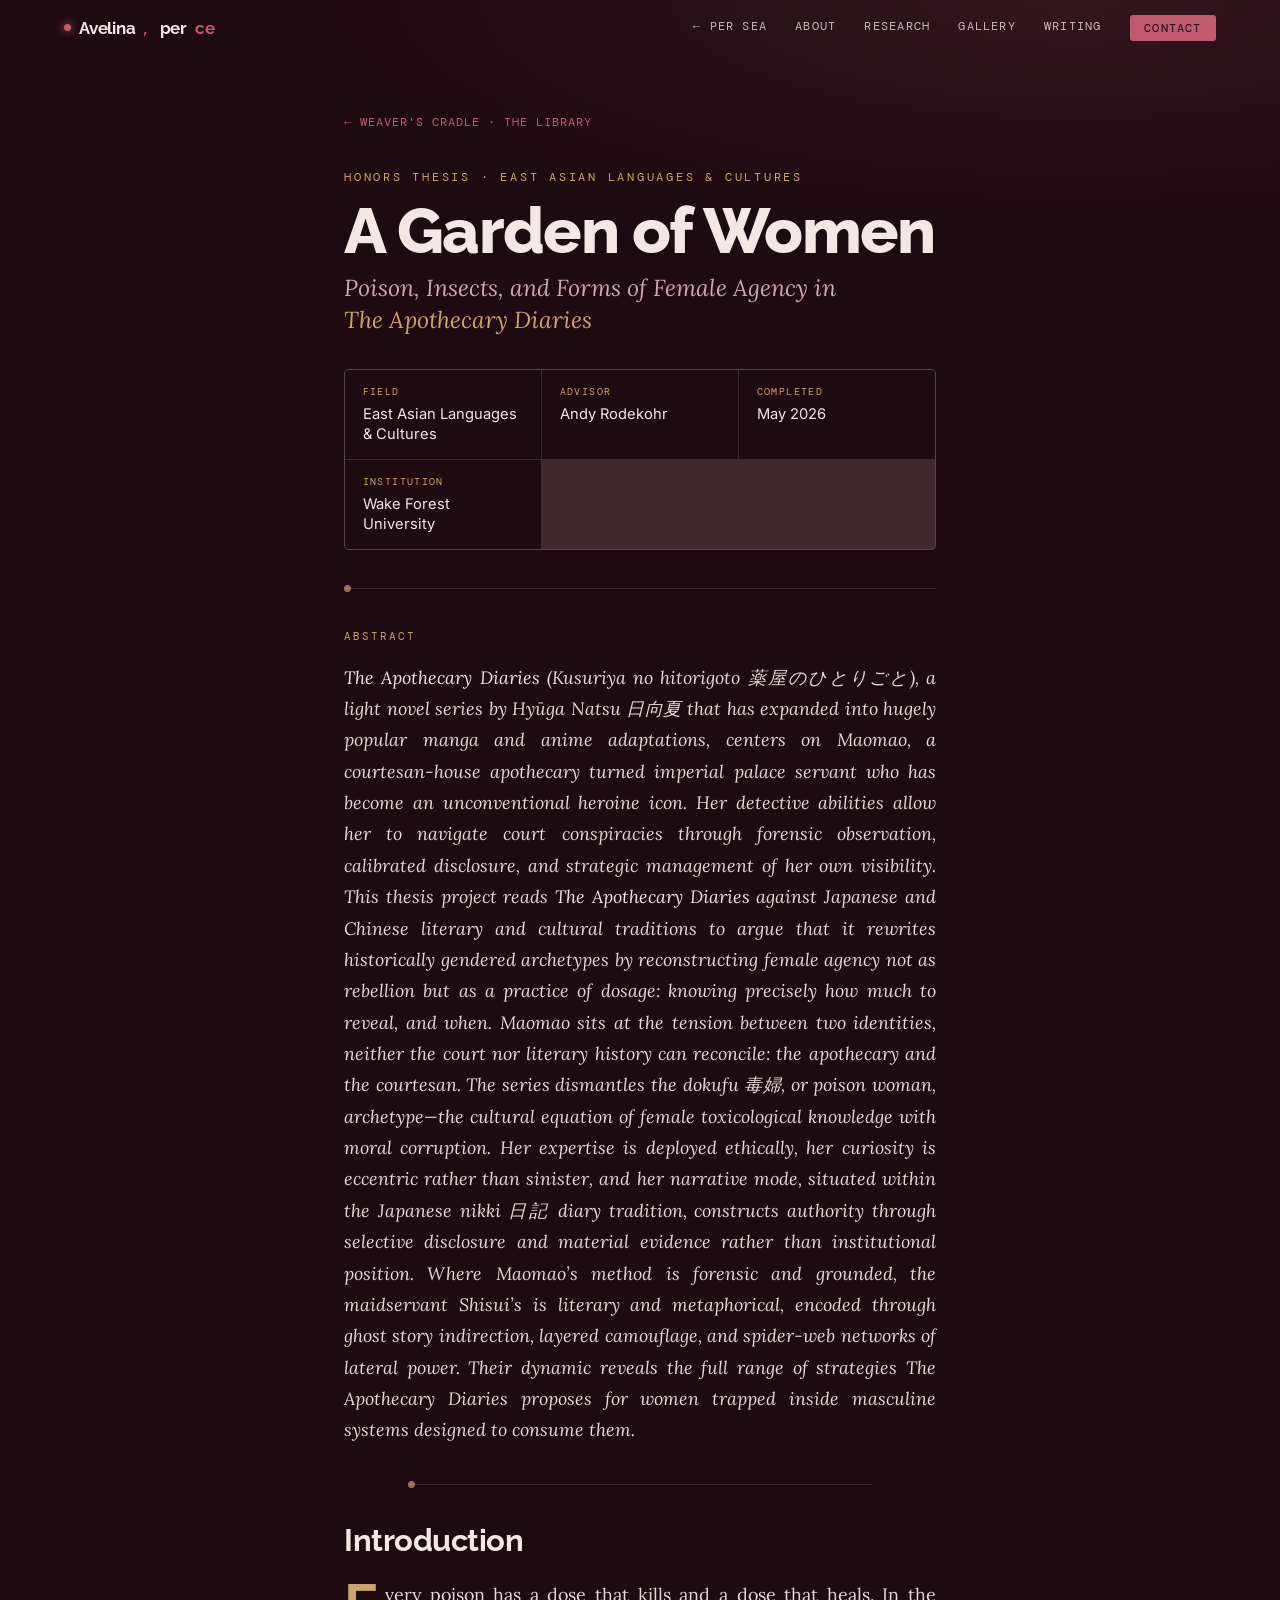
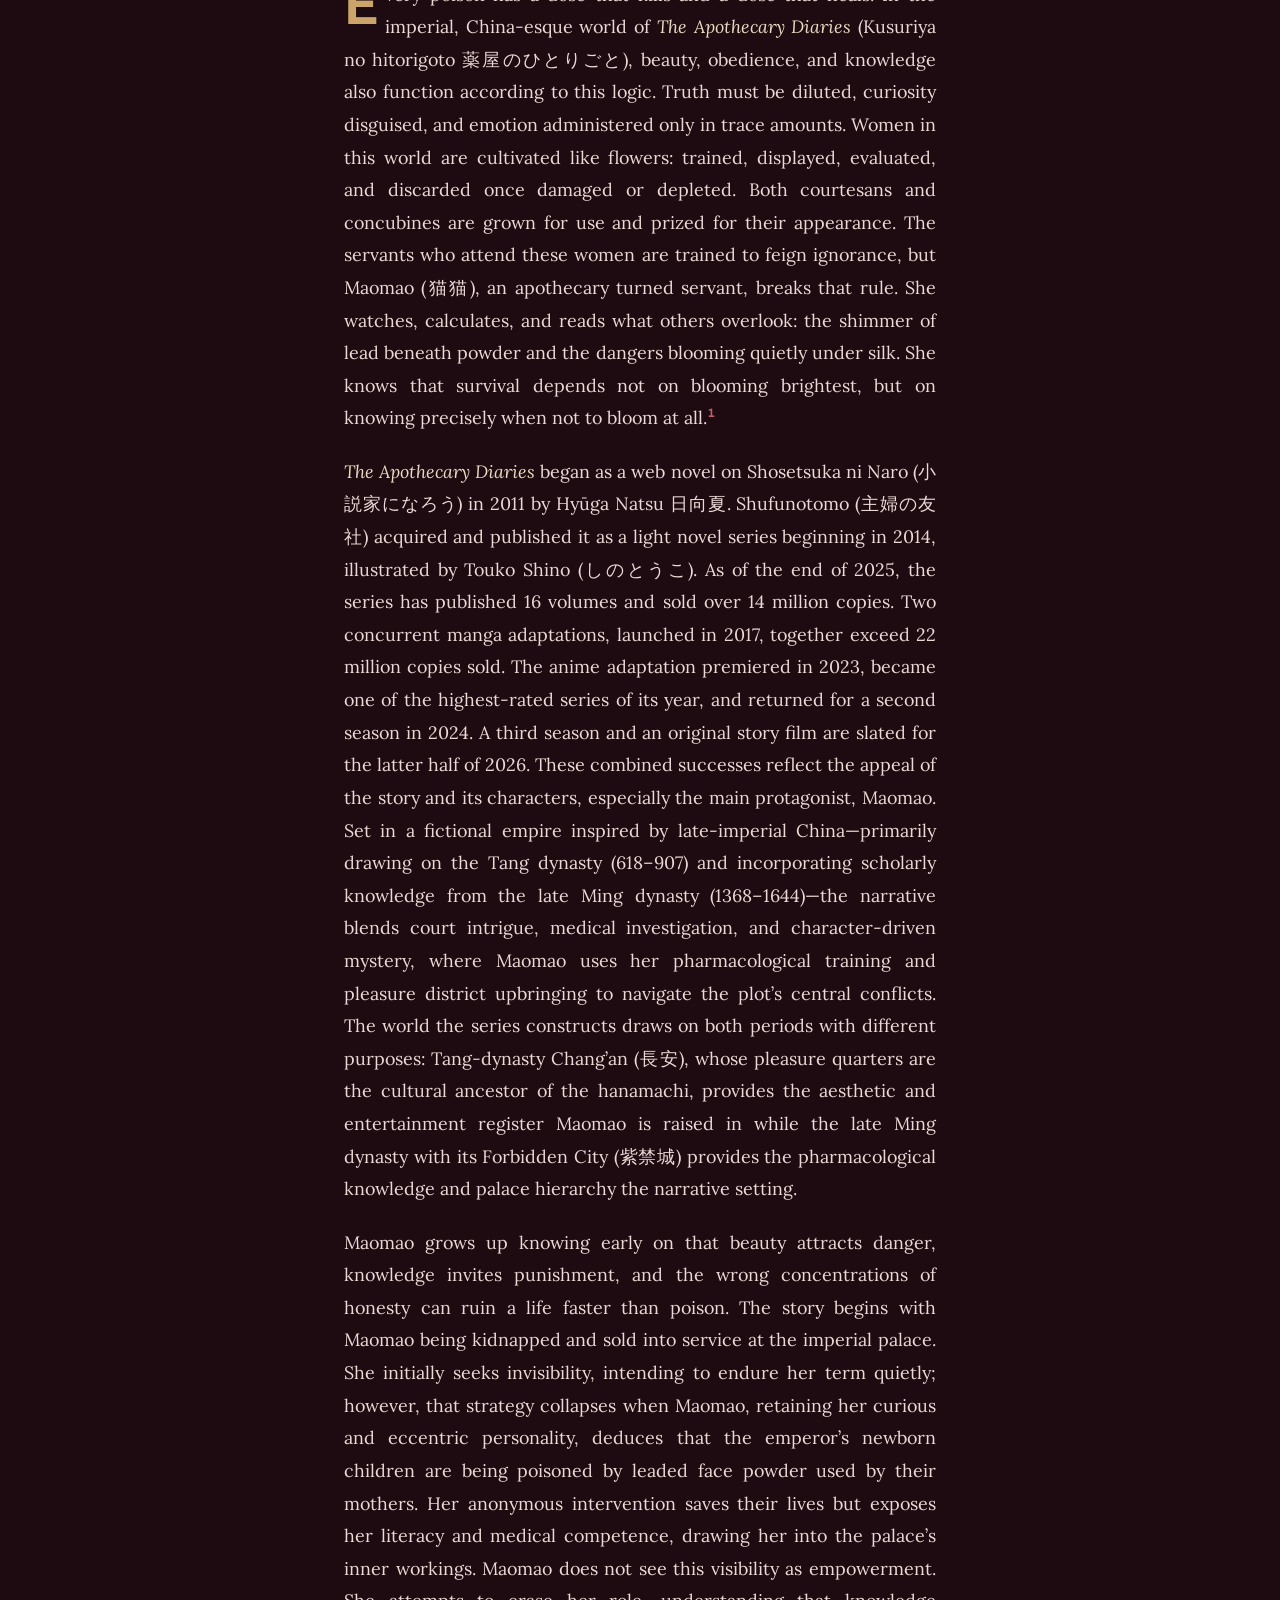
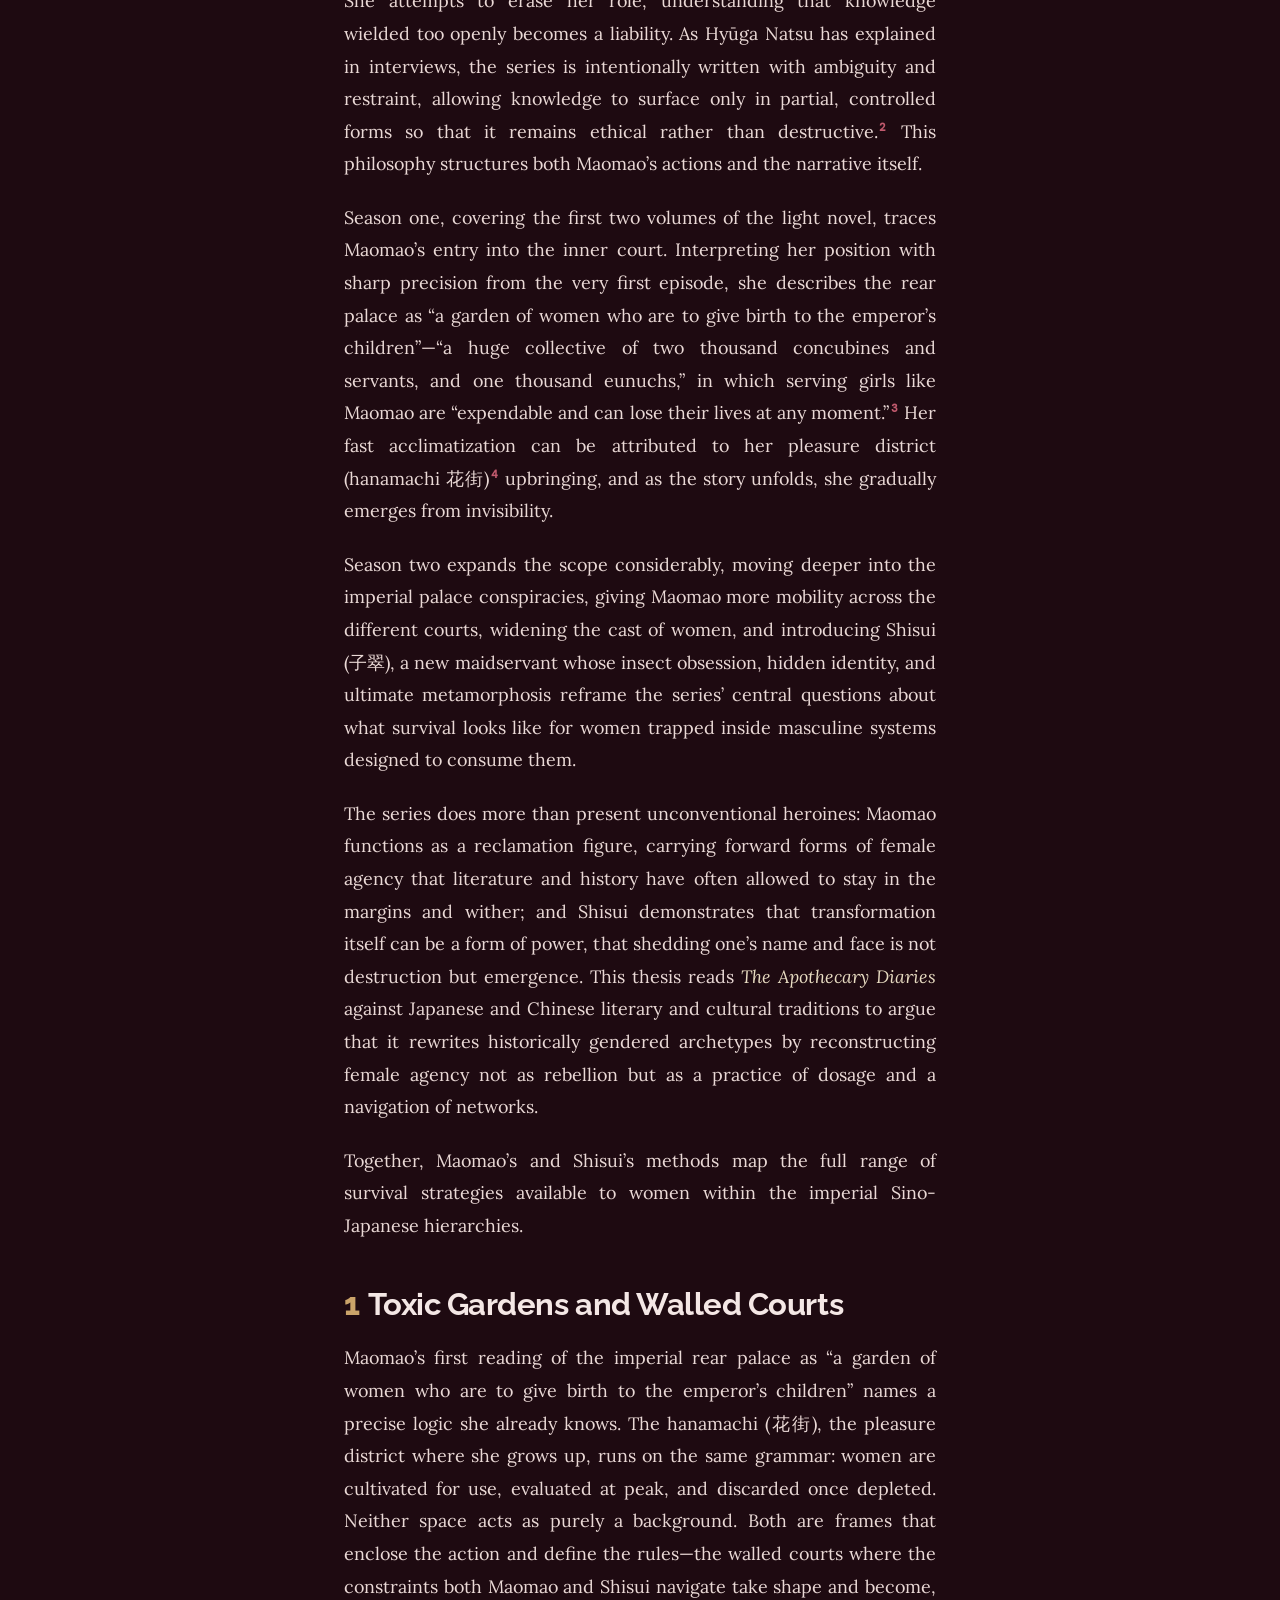
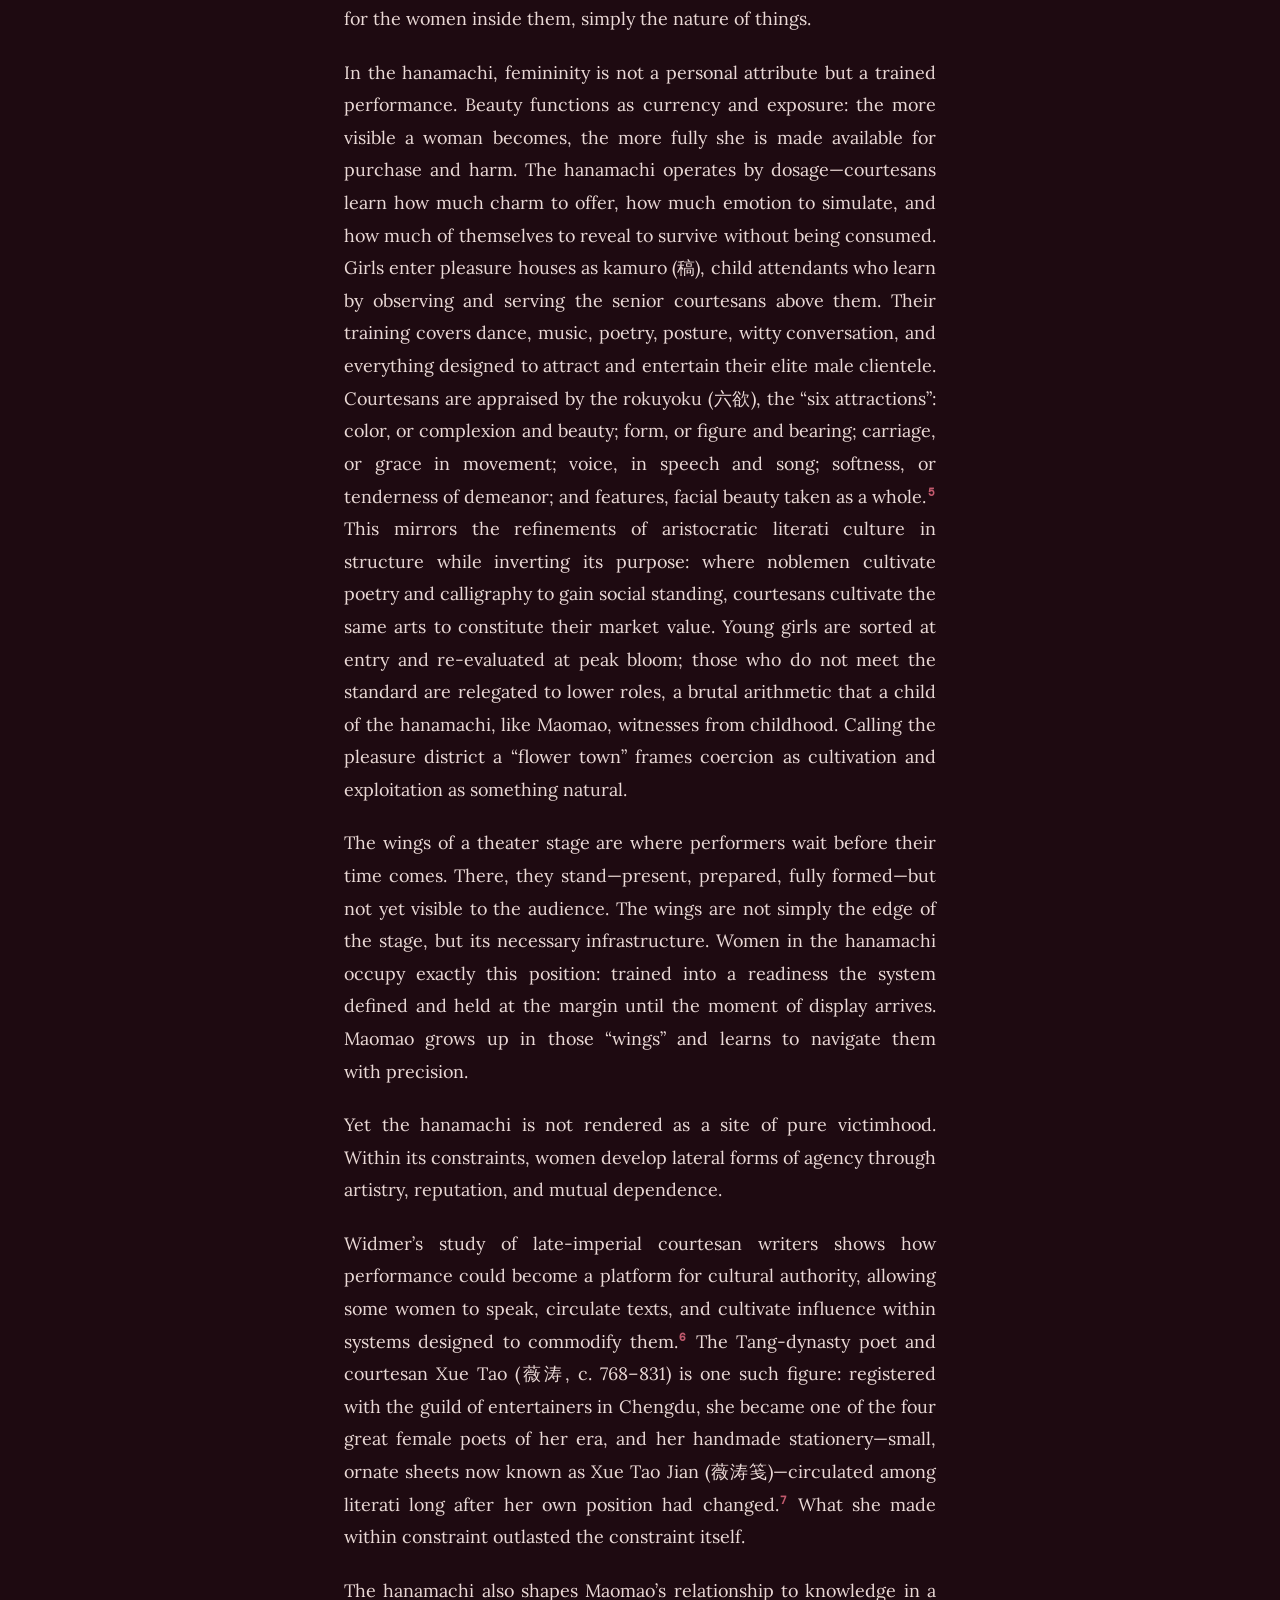
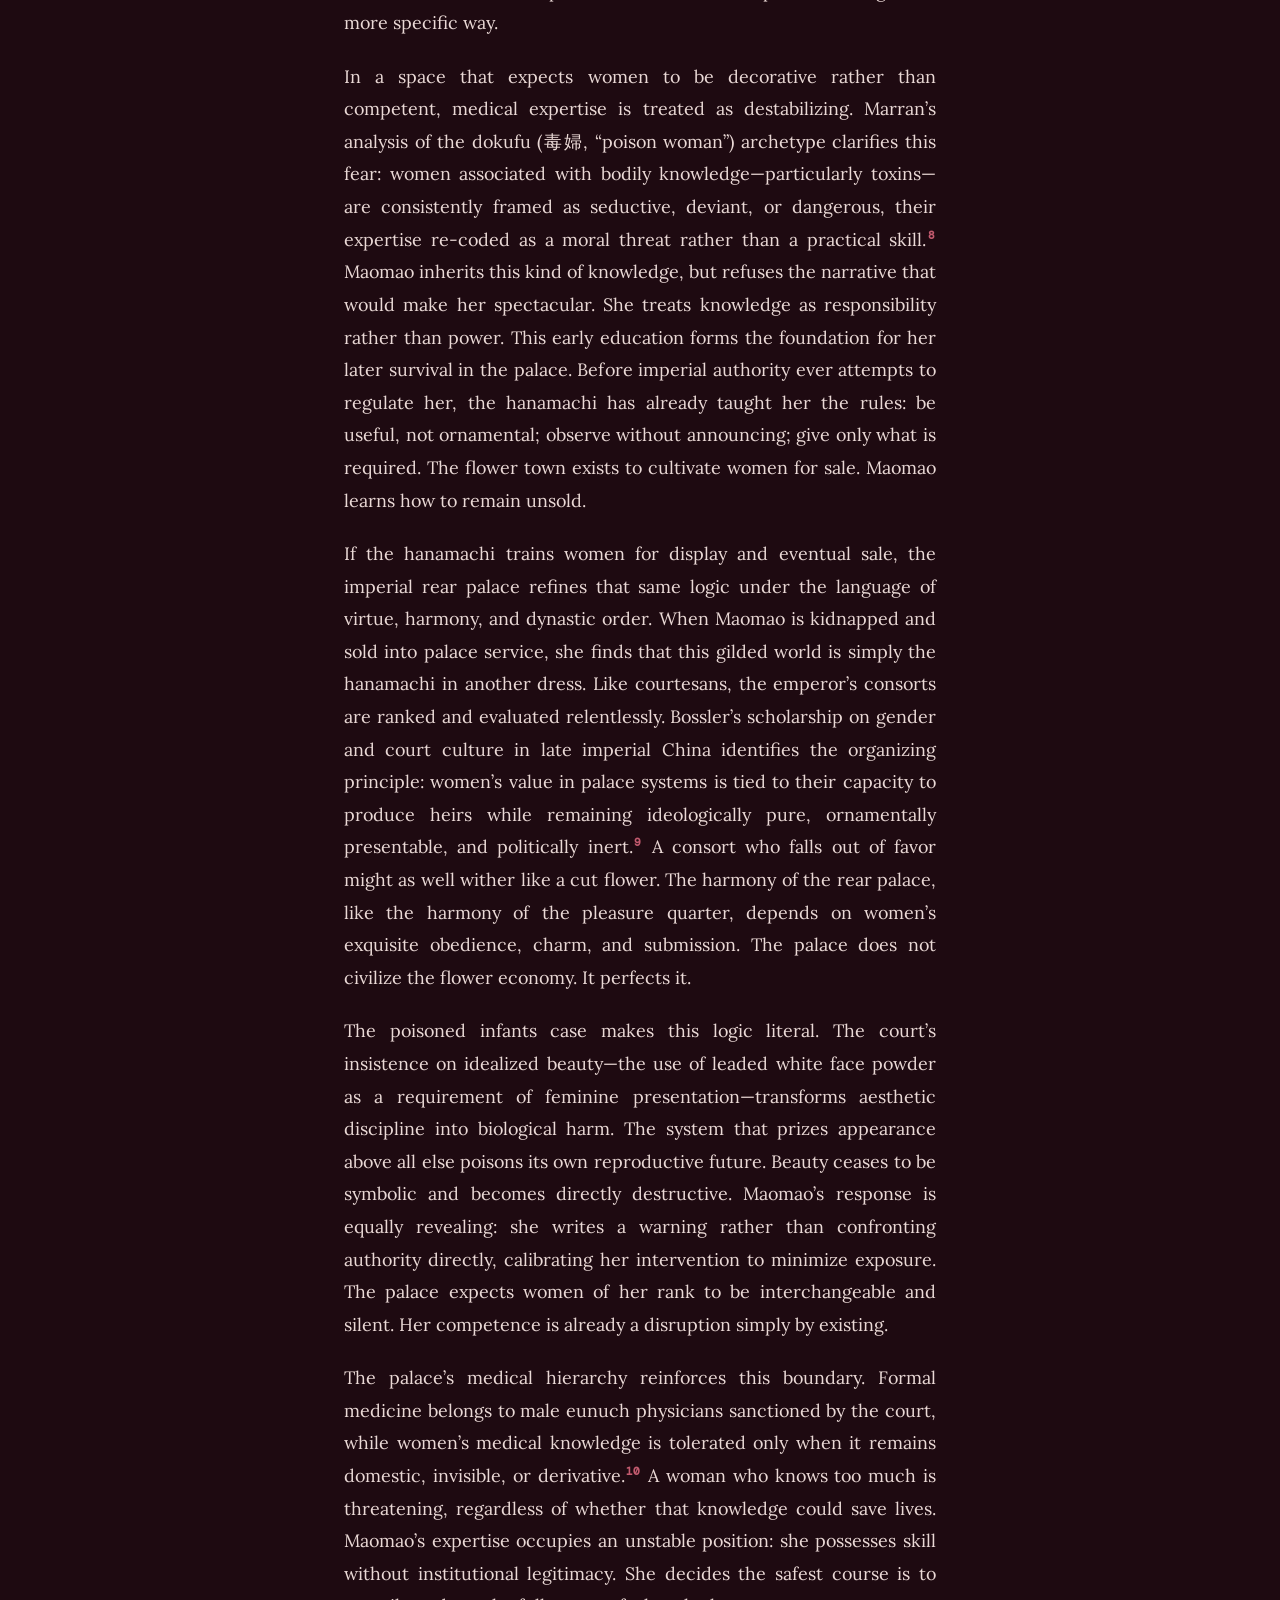
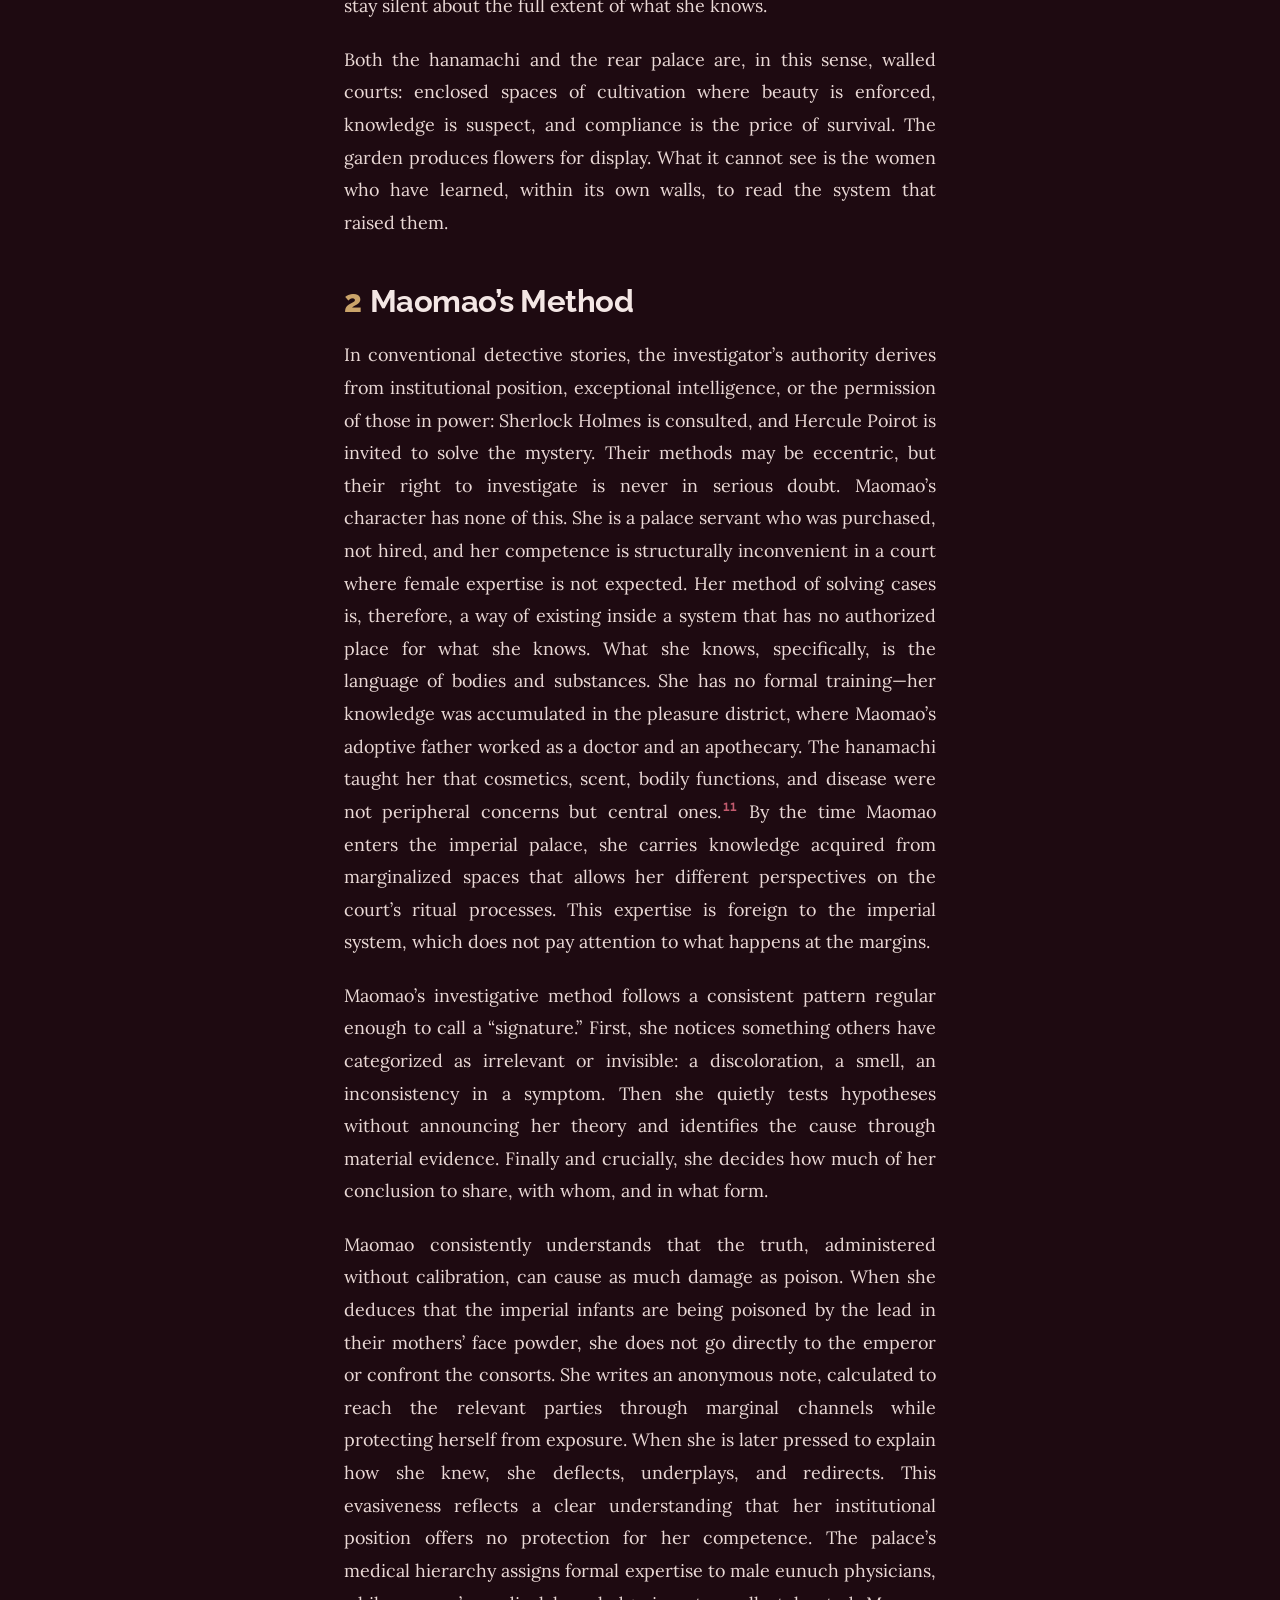
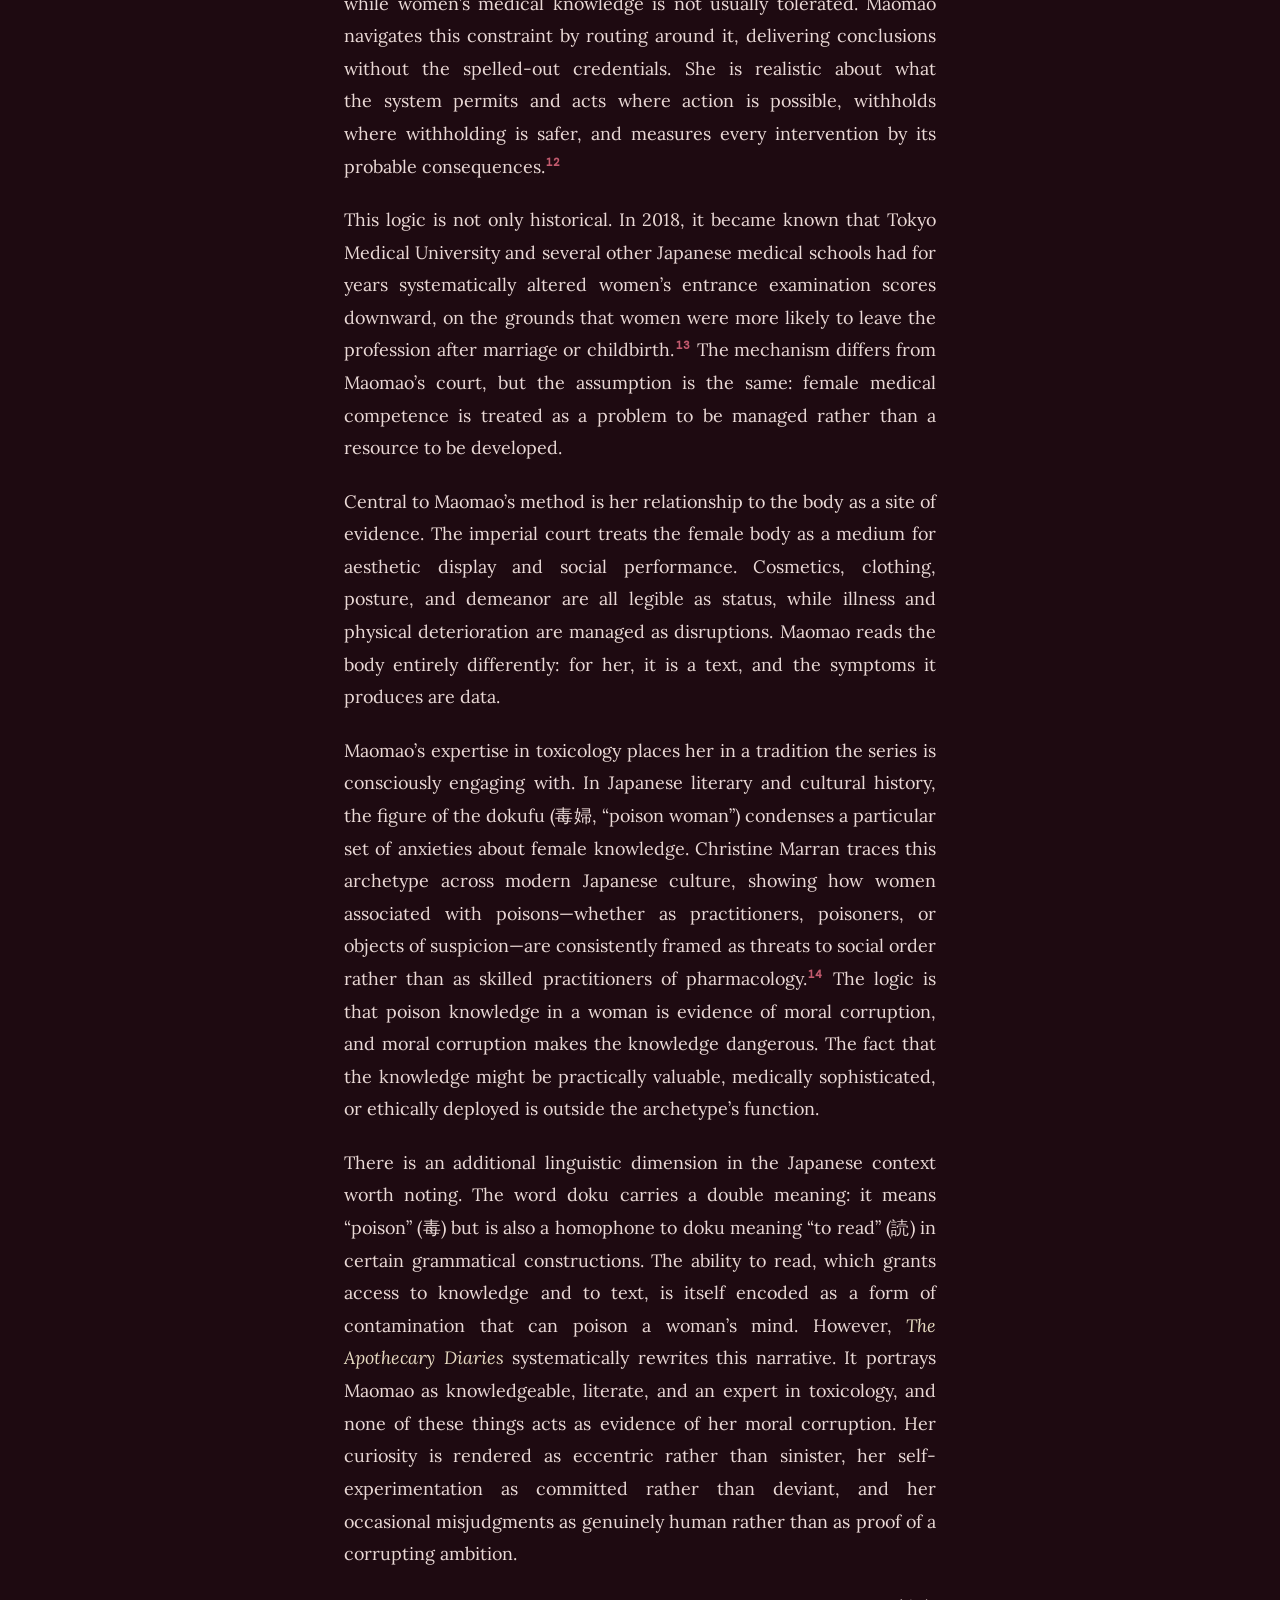
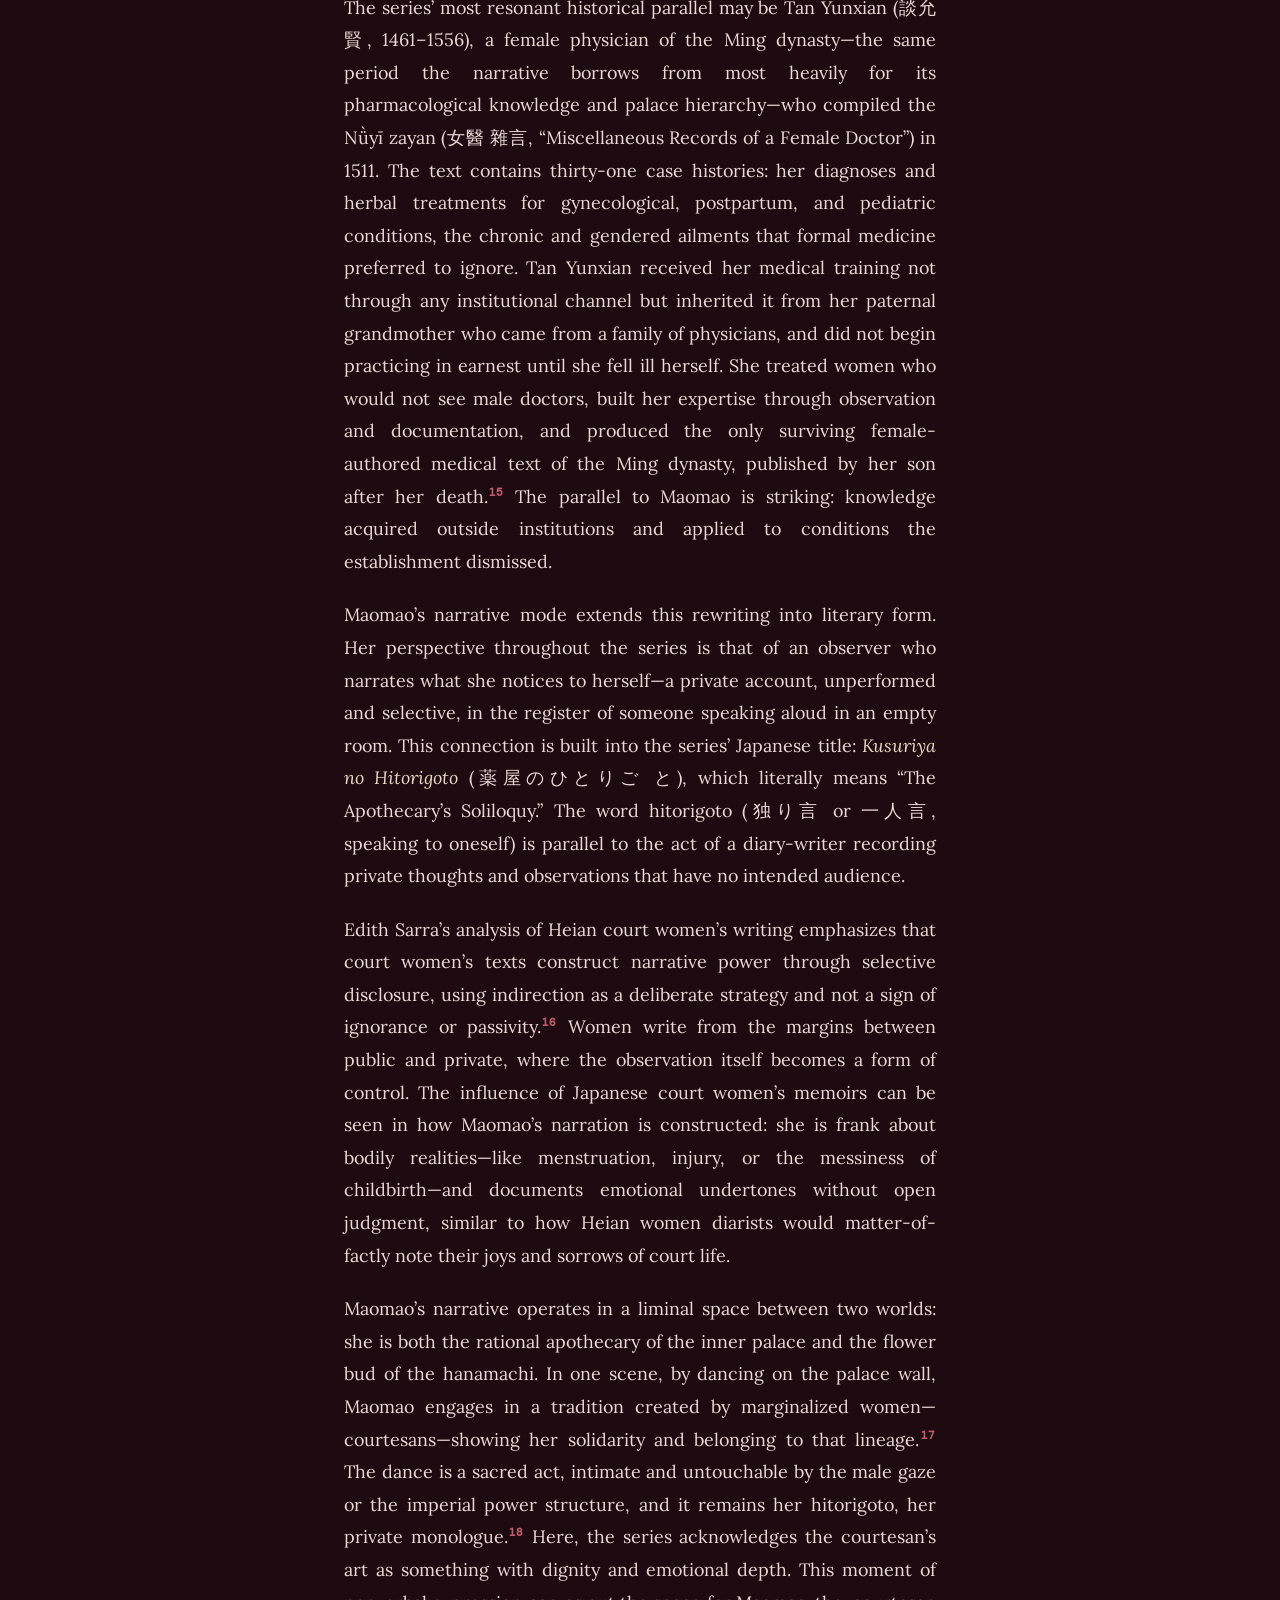
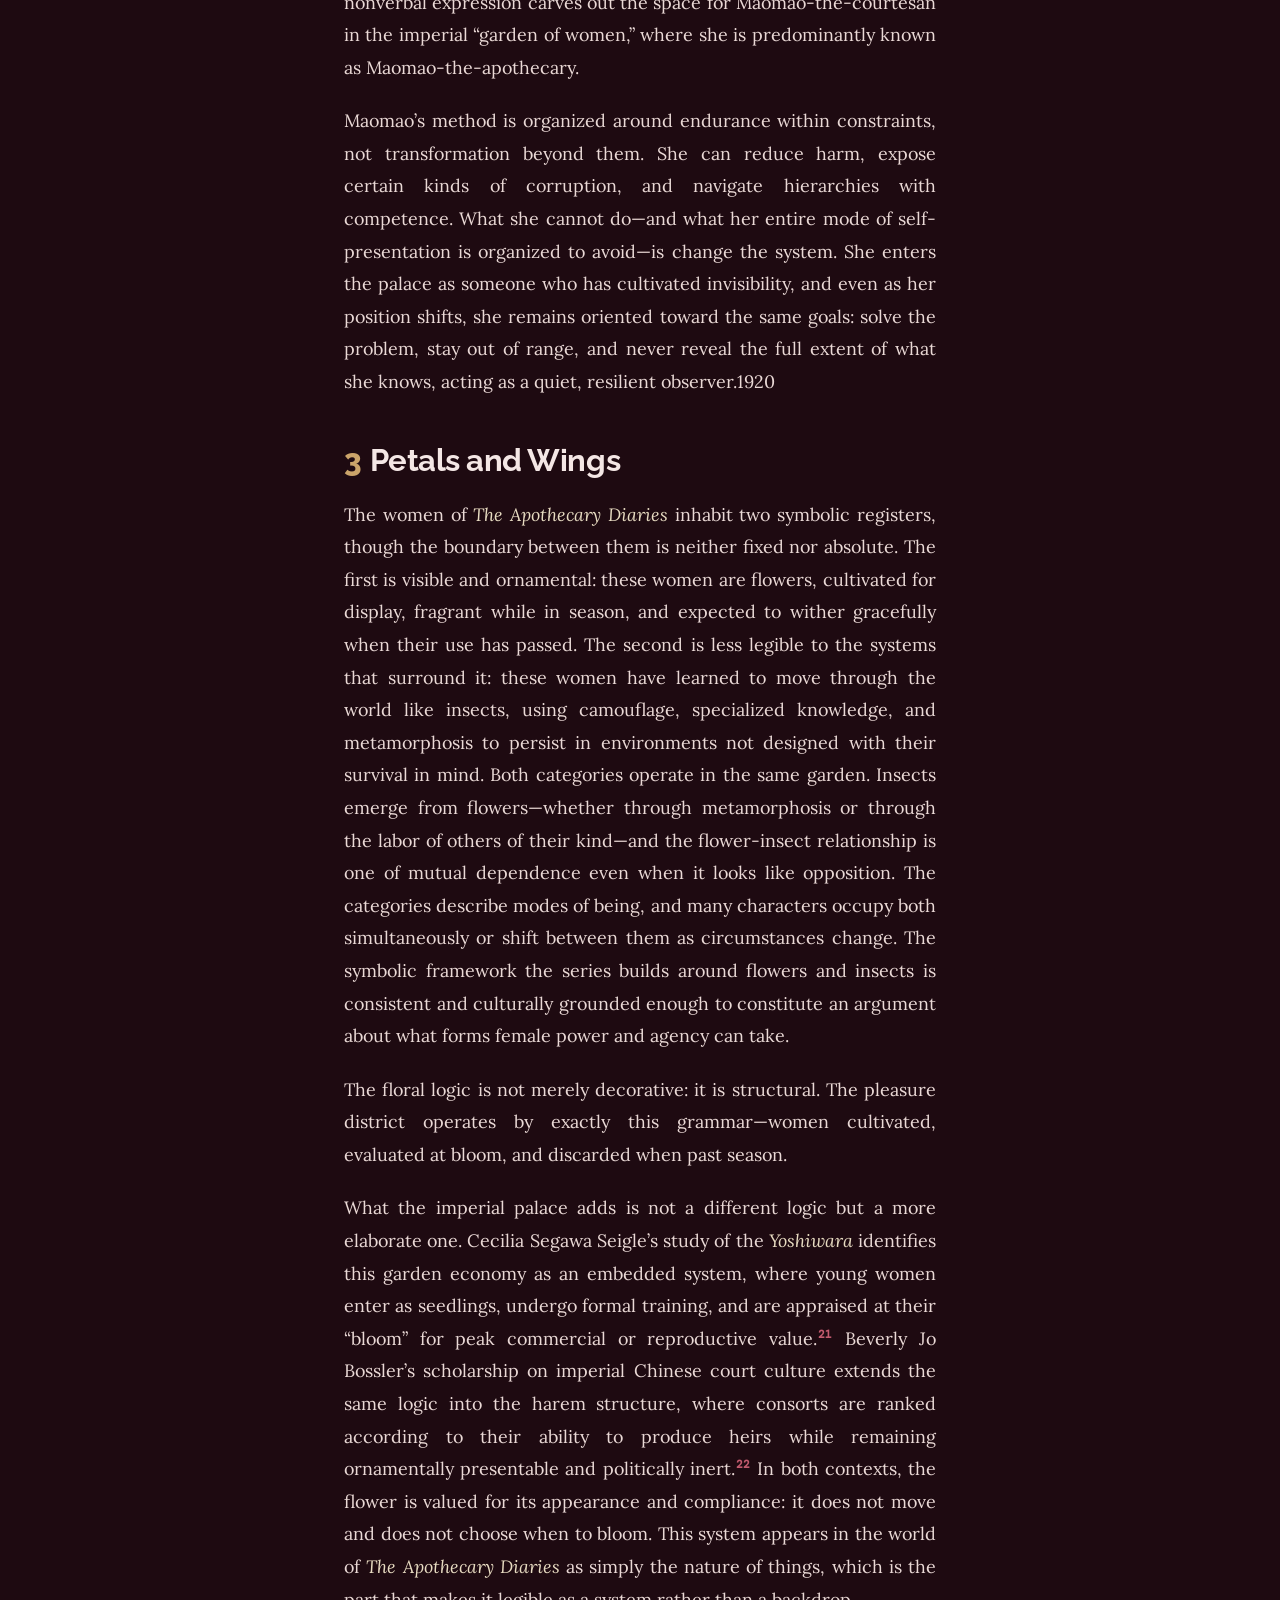
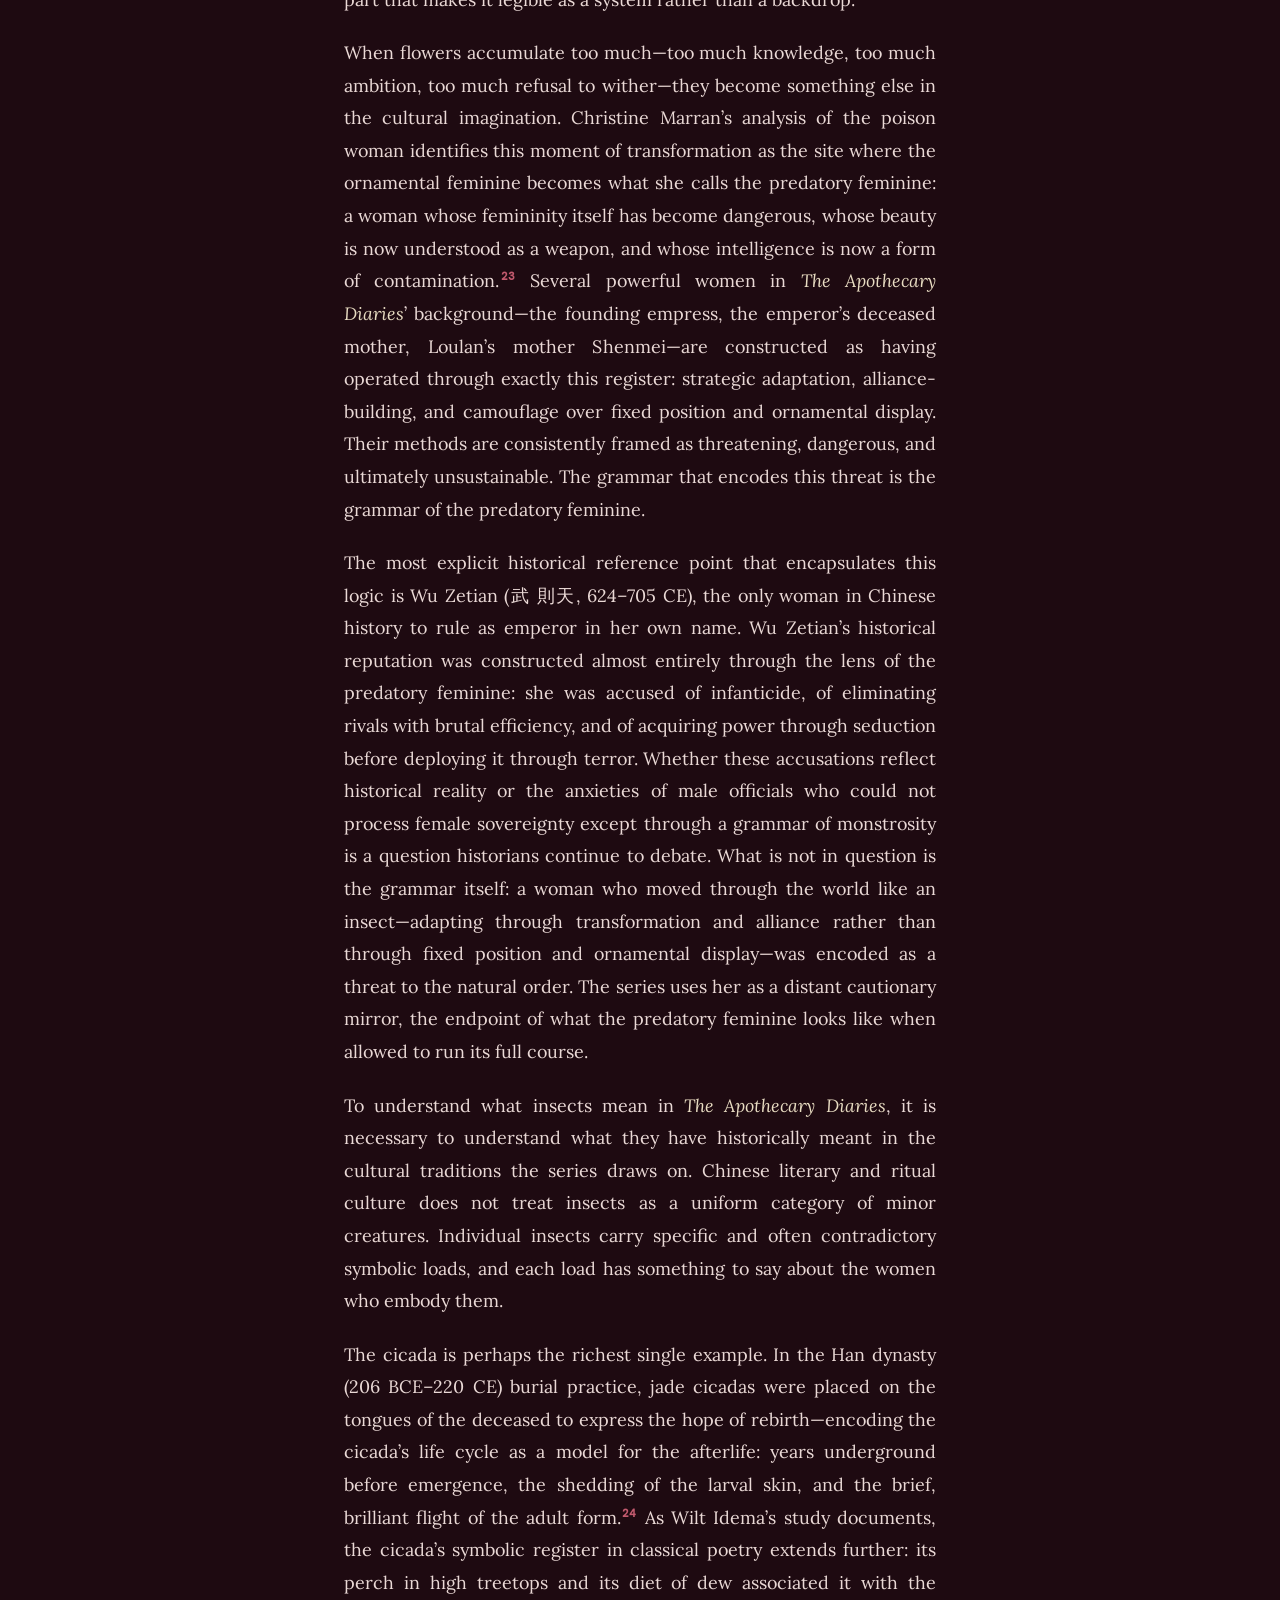
<file: essay-garden-of-women.html>
<!DOCTYPE html>
<html lang="en">
<head>
<meta charset="UTF-8" />
<meta name="viewport" content="width=device-width, initial-scale=1.0" />
<title>A Garden of Women — Weaver's Cradle · Avelina, per sea</title>
<meta name="description" content="A Garden of Women: Poison, Insects, and Forms of Female Agency in The Apothecary Diaries — an honors thesis by Avelina Axonov." />
<link rel="icon" type="image/png" href="assets/img/silkworm-mark.png" />
<link rel="apple-touch-icon" href="assets/img/silkworm-mark.png" />
<link rel="preconnect" href="https://fonts.googleapis.com" />
<link rel="preconnect" href="https://fonts.gstatic.com" crossorigin />
<link href="https://fonts.googleapis.com/css2?family=Raleway:wght@400;500;600;700;800&family=Inter:wght@300;400;500;600&family=DM+Mono:wght@400;500&family=Lora:ital,wght@0,400;0,500;0,600;1,400;1,500&display=swap" rel="stylesheet" />
<link rel="stylesheet" href="assets/site.css" />
<link rel="stylesheet" href="assets/essay.css" />
<link rel="stylesheet" href="assets/cradle.css" />
</head>
<body>
<nav class="nav scrolled">
  <a href="writer.html" class="nav-logo" title="Weaver's Cradle"><span class="dot"></span>Avelina<span class="comma">,</span>&nbsp;per <span class="ce">ce</span></a>
  <div class="nav-links">
    <a href="index.html">← Per Sea</a>
    <a href="index.html#about">About</a>
    <a href="index.html#research">Research</a>
    <a href="index.html#gallery">Gallery</a>
    <a href="writer.html">Writing</a>
    <a href="index.html#contact" class="cv">Contact</a>
  </div>
  <button class="nav-toggle" aria-label="Menu"><span></span><span></span><span></span></button>
</nav>
<header class="es-hero">
  <div class="read">
    <div class="es-back"><a href="writer.html" class="backlink">← Weaver's Cradle · the library</a></div>
    <div class="es-kicker">Honors Thesis · East Asian Languages &amp; Cultures</div>
    <h1 class="es-title">A Garden of Women</h1>
    <p class="es-sub">Poison, Insects, and Forms of Female Agency in <em>The Apothecary Diaries</em></p>
    <dl class="es-meta"><div><dt>Field</dt><dd>East Asian Languages &amp; Cultures</dd></div><div><dt>Advisor</dt><dd>Andy Rodekohr</dd></div><div><dt>Completed</dt><dd>May 2026</dd></div><div><dt>Institution</dt><dd>Wake Forest University</dd></div></dl>
  </div>
</header>
<div class="es-rule"><div class="line"></div></div>
<main>
  <div class="read">
    <div class="es-abstract"><div class="es-ab-label">Abstract</div><p><em class="work">The Apothecary Diaries</em> (Kusuriya no hitorigoto 薬屋のひとりごと), a light novel series by Hyūga Natsu 日向夏 that has expanded into hugely popular manga and anime adaptations, centers on Maomao, a courtesan-house apothecary turned imperial palace servant who has become an unconventional heroine icon. Her detective abilities allow her to navigate court conspiracies through forensic observation, calibrated disclosure, and strategic management of her own visibility. This thesis project reads <em class="work">The Apothecary Diaries</em> against Japanese and Chinese literary and cultural traditions to argue that it rewrites historically gendered archetypes by reconstructing female agency not as rebellion but as a practice of dosage: knowing precisely how much to reveal, and when. Maomao sits at the tension between two identities, neither the court nor literary history can reconcile: the apothecary and the courtesan. The series dismantles the dokufu 毒婦, or poison woman, archetype—the cultural equation of female toxicological knowledge with moral corruption. Her expertise is deployed ethically, her curiosity is eccentric rather than sinister, and her narrative mode, situated within the Japanese nikki 日記 diary tradition, constructs authority through selective disclosure and material evidence rather than institutional position. Where Maomao’s method is forensic and grounded, the maidservant Shisui’s is literary and metaphorical, encoded through ghost story indirection, layered camouflage, and spider-web networks of lateral power. Their dynamic reveals the full range of strategies The Apothecary Diaries proposes for women trapped inside masculine systems designed to consume them.</p>
    </div>
    <div class="es-rule"><div class="line"></div></div>
    <div class="es-body">
      <h2>Introduction</h2><p class="lead">Every poison has a dose that kills and a dose that heals. In the imperial, China-esque world of <em class="work">The Apothecary Diaries</em> (Kusuriya no hitorigoto 薬屋のひとりごと), beauty, obedience, and knowledge also function according to this logic. Truth must be diluted, curiosity disguised, and emotion administered only in trace amounts. Women in this world are cultivated like flowers: trained, displayed, evaluated, and discarded once damaged or depleted. Both courtesans and concubines are grown for use and prized for their appearance. The servants who attend these women are trained to feign ignorance, but Maomao (猫猫), an apothecary turned servant, breaks that rule. She watches, calculates, and reads what others overlook: the shimmer of lead beneath powder and the dangers blooming quietly under silk. She knows that survival depends not on blooming brightest, but on knowing precisely when not to bloom at all.<sup class="fn" data-fn="1" tabindex="0" role="button" aria-label="Footnote 1">1</sup></p><p><em class="work">The Apothecary Diaries</em> began as a web novel on Shosetsuka ni Naro (小説家になろう) in 2011 by Hyūga Natsu 日向夏. Shufunotomo (主婦の友社) acquired and published it as a light novel series beginning in 2014, illustrated by Touko Shino (しのとうこ). As of the end of 2025, the series has published 16 volumes and sold over 14 million copies. Two concurrent manga adaptations, launched in 2017, together exceed 22 million copies sold. The anime adaptation premiered in 2023, became one of the highest-rated series of its year, and returned for a second season in 2024. A third season and an original story film are slated for the latter half of 2026. These combined successes reflect the appeal of the story and its characters, especially the main protagonist, Maomao. Set in a fictional empire inspired by late-imperial China—primarily drawing on the Tang dynasty (618–907) and incorporating scholarly knowledge from the late Ming dynasty (1368–1644)—the narrative blends court intrigue, medical investigation, and character-driven mystery, where Maomao uses her pharmacological training and pleasure district upbringing to navigate the plot’s central conflicts. The world the series constructs draws on both periods with different purposes: Tang-dynasty Chang’an (長安), whose pleasure quarters are the cultural ancestor of the hanamachi, provides the aesthetic and entertainment register Maomao is raised in while the late Ming dynasty with its Forbidden City (紫禁城) provides the pharmacological knowledge and palace hierarchy the narrative setting.</p><p>Maomao grows up knowing early on that beauty attracts danger, knowledge invites punishment, and the wrong concentrations of honesty can ruin a life faster than poison. The story begins with Maomao being kidnapped and sold into service at the imperial palace. She initially seeks invisibility, intending to endure her term quietly; however, that strategy collapses when Maomao, retaining her curious and eccentric personality, deduces that the emperor’s newborn children are being poisoned by leaded face powder used by their mothers. Her anonymous intervention saves their lives but exposes her literacy and medical competence, drawing her into the palace’s inner workings. Maomao does not see this visibility as empowerment. She attempts to erase her role, understanding that knowledge wielded too openly becomes a liability. As Hyūga Natsu has explained in interviews, the series is intentionally written with ambiguity and restraint, allowing knowledge to surface only in partial, controlled forms so that it remains ethical rather than destructive.<sup class="fn" data-fn="2" tabindex="0" role="button" aria-label="Footnote 2">2</sup> This philosophy structures both Maomao’s actions and the narrative itself.</p><p>Season one, covering the first two volumes of the light novel, traces Maomao’s entry into the inner court. Interpreting her position with sharp precision from the very first episode, she describes the rear palace as “a garden of women who are to give birth to the emperor’s children”—“a huge collective of two thousand concubines and servants, and one thousand eunuchs,” in which serving girls like Maomao are “expendable and can lose their lives at any moment.”<sup class="fn" data-fn="3" tabindex="0" role="button" aria-label="Footnote 3">3</sup> Her fast acclimatization can be attributed to her pleasure district (hanamachi 花街)<sup class="fn" data-fn="4" tabindex="0" role="button" aria-label="Footnote 4">4</sup> upbringing, and as the story unfolds, she gradually emerges from invisibility.</p><p>Season two expands the scope considerably, moving deeper into the imperial palace conspiracies, giving Maomao more mobility across the different courts, widening the cast of women, and introducing Shisui (子翠), a new maidservant whose insect obsession, hidden identity, and ultimate metamorphosis reframe the series’ central questions about what survival looks like for women trapped inside masculine systems designed to consume them.</p><p>The series does more than present unconventional heroines: Maomao functions as a reclamation figure, carrying forward forms of female agency that literature and history have often allowed to stay in the margins and wither; and Shisui demonstrates that transformation itself can be a form of power, that shedding one’s name and face is not destruction but emergence. This thesis reads <em class="work">The Apothecary Diaries</em> against Japanese and Chinese literary and cultural traditions to argue that it rewrites historically gendered archetypes by reconstructing female agency not as rebellion but as a practice of dosage and a navigation of networks.</p><p>Together, Maomao’s and Shisui’s methods map the full range of survival strategies available to women within the imperial Sino-Japanese hierarchies.</p><h2><span class="es-num">1</span>Toxic Gardens and Walled Courts</h2><p>Maomao’s first reading of the imperial rear palace as “a garden of women who are to give birth to the emperor’s children” names a precise logic she already knows. The hanamachi (花街), the pleasure district where she grows up, runs on the same grammar: women are cultivated for use, evaluated at peak, and discarded once depleted. Neither space acts as purely a background. Both are frames that enclose the action and define the rules—the walled courts where the constraints both Maomao and Shisui navigate take shape and become, for the women inside them, simply the nature of things.</p><p>In the hanamachi, femininity is not a personal attribute but a trained performance. Beauty functions as currency and exposure: the more visible a woman becomes, the more fully she is made available for purchase and harm. The hanamachi operates by dosage—courtesans learn how much charm to offer, how much emotion to simulate, and how much of themselves to reveal to survive without being consumed. Girls enter pleasure houses as kamuro (稿), child attendants who learn by observing and serving the senior courtesans above them. Their training covers dance, music, poetry, posture, witty conversation, and everything designed to attract and entertain their elite male clientele. Courtesans are appraised by the rokuyoku (六欲), the “six attractions”: color, or complexion and beauty; form, or figure and bearing; carriage, or grace in movement; voice, in speech and song; softness, or tenderness of demeanor; and features, facial beauty taken as a whole.<sup class="fn" data-fn="5" tabindex="0" role="button" aria-label="Footnote 5">5</sup> This mirrors the refinements of aristocratic literati culture in structure while inverting its purpose: where noblemen cultivate poetry and calligraphy to gain social standing, courtesans cultivate the same arts to constitute their market value. Young girls are sorted at entry and re-evaluated at peak bloom; those who do not meet the standard are relegated to lower roles, a brutal arithmetic that a child of the hanamachi, like Maomao, witnesses from childhood. Calling the pleasure district a “flower town” frames coercion as cultivation and exploitation as something natural.</p><p>The wings of a theater stage are where performers wait before their time comes. There, they stand—present, prepared, fully formed—but not yet visible to the audience. The wings are not simply the edge of the stage, but its necessary infrastructure. Women in the hanamachi occupy exactly this position: trained into a readiness the system defined and held at the margin until the moment of display arrives. Maomao grows up in those “wings” and learns to navigate them with precision.</p><p>Yet the hanamachi is not rendered as a site of pure victimhood. Within its constraints, women develop lateral forms of agency through artistry, reputation, and mutual dependence.</p><p>Widmer’s study of late-imperial courtesan writers shows how performance could become a platform for cultural authority, allowing some women to speak, circulate texts, and cultivate influence within systems designed to commodify them.<sup class="fn" data-fn="6" tabindex="0" role="button" aria-label="Footnote 6">6</sup> The Tang-dynasty poet and courtesan Xue Tao (薇涛, c. 768–831) is one such figure: registered with the guild of entertainers in Chengdu, she became one of the four great female poets of her era, and her handmade stationery—small, ornate sheets now known as Xue Tao Jian (薇涛笺)—circulated among literati long after her own position had changed.<sup class="fn" data-fn="7" tabindex="0" role="button" aria-label="Footnote 7">7</sup> What she made within constraint outlasted the constraint itself.</p><p>The hanamachi also shapes Maomao’s relationship to knowledge in a more specific way.</p><p>In a space that expects women to be decorative rather than competent, medical expertise is treated as destabilizing. Marran’s analysis of the dokufu (毒婦, “poison woman”) archetype clarifies this fear: women associated with bodily knowledge—particularly toxins—are consistently framed as seductive, deviant, or dangerous, their expertise re-coded as a moral threat rather than a practical skill.<sup class="fn" data-fn="8" tabindex="0" role="button" aria-label="Footnote 8">8</sup> Maomao inherits this kind of knowledge, but refuses the narrative that would make her spectacular. She treats knowledge as responsibility rather than power. This early education forms the foundation for her later survival in the palace. Before imperial authority ever attempts to regulate her, the hanamachi has already taught her the rules: be useful, not ornamental; observe without announcing; give only what is required. The flower town exists to cultivate women for sale. Maomao learns how to remain unsold.</p><p>If the hanamachi trains women for display and eventual sale, the imperial rear palace refines that same logic under the language of virtue, harmony, and dynastic order. When Maomao is kidnapped and sold into palace service, she finds that this gilded world is simply the hanamachi in another dress. Like courtesans, the emperor’s consorts are ranked and evaluated relentlessly. Bossler’s scholarship on gender and court culture in late imperial China identifies the organizing principle: women’s value in palace systems is tied to their capacity to produce heirs while remaining ideologically pure, ornamentally presentable, and politically inert.<sup class="fn" data-fn="9" tabindex="0" role="button" aria-label="Footnote 9">9</sup> A consort who falls out of favor might as well wither like a cut flower. The harmony of the rear palace, like the harmony of the pleasure quarter, depends on women’s exquisite obedience, charm, and submission. The palace does not civilize the flower economy. It perfects it.</p><p>The poisoned infants case makes this logic literal. The court’s insistence on idealized beauty—the use of leaded white face powder as a requirement of feminine presentation—transforms aesthetic discipline into biological harm. The system that prizes appearance above all else poisons its own reproductive future. Beauty ceases to be symbolic and becomes directly destructive. Maomao’s response is equally revealing: she writes a warning rather than confronting authority directly, calibrating her intervention to minimize exposure. The palace expects women of her rank to be interchangeable and silent. Her competence is already a disruption simply by existing.</p><p>The palace’s medical hierarchy reinforces this boundary. Formal medicine belongs to male eunuch physicians sanctioned by the court, while women’s medical knowledge is tolerated only when it remains domestic, invisible, or derivative.<sup class="fn" data-fn="10" tabindex="0" role="button" aria-label="Footnote 10">10</sup> A woman who knows too much is threatening, regardless of whether that knowledge could save lives. Maomao’s expertise occupies an unstable position: she possesses skill without institutional legitimacy. She decides the safest course is to stay silent about the full extent of what she knows.</p><p>Both the hanamachi and the rear palace are, in this sense, walled courts: enclosed spaces of cultivation where beauty is enforced, knowledge is suspect, and compliance is the price of survival. The garden produces flowers for display. What it cannot see is the women who have learned, within its own walls, to read the system that raised them.</p><h2><span class="es-num">2</span>Maomao’s Method</h2><p>In conventional detective stories, the investigator’s authority derives from institutional position, exceptional intelligence, or the permission of those in power: Sherlock Holmes is consulted, and Hercule Poirot is invited to solve the mystery. Their methods may be eccentric, but their right to investigate is never in serious doubt. Maomao’s character has none of this. She is a palace servant who was purchased, not hired, and her competence is structurally inconvenient in a court where female expertise is not expected. Her method of solving cases is, therefore, a way of existing inside a system that has no authorized place for what she knows. What she knows, specifically, is the language of bodies and substances. She has no formal training—her knowledge was accumulated in the pleasure district, where Maomao’s adoptive father worked as a doctor and an apothecary. The hanamachi taught her that cosmetics, scent, bodily functions, and disease were not peripheral concerns but central ones.<sup class="fn" data-fn="11" tabindex="0" role="button" aria-label="Footnote 11">11</sup> By the time Maomao enters the imperial palace, she carries knowledge acquired from marginalized spaces that allows her different perspectives on the court’s ritual processes. This expertise is foreign to the imperial system, which does not pay attention to what happens at the margins.</p><p>Maomao’s investigative method follows a consistent pattern regular enough to call a “signature.” First, she notices something others have categorized as irrelevant or invisible: a discoloration, a smell, an inconsistency in a symptom. Then she quietly tests hypotheses without announcing her theory and identifies the cause through material evidence. Finally and crucially, she decides how much of her conclusion to share, with whom, and in what form.</p><p>Maomao consistently understands that the truth, administered without calibration, can cause as much damage as poison. When she deduces that the imperial infants are being poisoned by the lead in their mothers’ face powder, she does not go directly to the emperor or confront the consorts. She writes an anonymous note, calculated to reach the relevant parties through marginal channels while protecting herself from exposure. When she is later pressed to explain how she knew, she deflects, underplays, and redirects. This evasiveness reflects a clear understanding that her institutional position offers no protection for her competence. The palace’s medical hierarchy assigns formal expertise to male eunuch physicians, while women’s medical knowledge is not usually tolerated. Maomao navigates this constraint by routing around it, delivering conclusions without the spelled-out credentials. She is realistic about what the system permits and acts where action is possible, withholds where withholding is safer, and measures every intervention by its probable consequences.<sup class="fn" data-fn="12" tabindex="0" role="button" aria-label="Footnote 12">12</sup></p><p>This logic is not only historical. In 2018, it became known that Tokyo Medical University and several other Japanese medical schools had for years systematically altered women’s entrance examination scores downward, on the grounds that women were more likely to leave the profession after marriage or childbirth.<sup class="fn" data-fn="13" tabindex="0" role="button" aria-label="Footnote 13">13</sup> The mechanism differs from Maomao’s court, but the assumption is the same: female medical competence is treated as a problem to be managed rather than a resource to be developed.</p><p>Central to Maomao’s method is her relationship to the body as a site of evidence. The imperial court treats the female body as a medium for aesthetic display and social performance. Cosmetics, clothing, posture, and demeanor are all legible as status, while illness and physical deterioration are managed as disruptions. Maomao reads the body entirely differently: for her, it is a text, and the symptoms it produces are data.</p><p>Maomao’s expertise in toxicology places her in a tradition the series is consciously engaging with. In Japanese literary and cultural history, the figure of the dokufu (毒婦, “poison woman”) condenses a particular set of anxieties about female knowledge. Christine Marran traces this archetype across modern Japanese culture, showing how women associated with poisons—whether as practitioners, poisoners, or objects of suspicion—are consistently framed as threats to social order rather than as skilled practitioners of pharmacology.<sup class="fn" data-fn="14" tabindex="0" role="button" aria-label="Footnote 14">14</sup> The logic is that poison knowledge in a woman is evidence of moral corruption, and moral corruption makes the knowledge dangerous. The fact that the knowledge might be practically valuable, medically sophisticated, or ethically deployed is outside the archetype’s function.</p><p>There is an additional linguistic dimension in the Japanese context worth noting. The word doku carries a double meaning: it means “poison” (毒) but is also a homophone to doku meaning “to read” (読) in certain grammatical constructions. The ability to read, which grants access to knowledge and to text, is itself encoded as a form of contamination that can poison a woman’s mind. However, <em class="work">The Apothecary Diaries</em> systematically rewrites this narrative. It portrays Maomao as knowledgeable, literate, and an expert in toxicology, and none of these things acts as evidence of her moral corruption. Her curiosity is rendered as eccentric rather than sinister, her self-experimentation as committed rather than deviant, and her occasional misjudgments as genuinely human rather than as proof of a corrupting ambition.</p><p>The series’ most resonant historical parallel may be Tan Yunxian (談允賢, 1461–1556), a female physician of the Ming dynasty—the same period the narrative borrows from most heavily for its pharmacological knowledge and palace hierarchy—who compiled the Nǜyī zayan (女醫 雜言, “Miscellaneous Records of a Female Doctor”) in 1511. The text contains thirty-one case histories: her diagnoses and herbal treatments for gynecological, postpartum, and pediatric conditions, the chronic and gendered ailments that formal medicine preferred to ignore. Tan Yunxian received her medical training not through any institutional channel but inherited it from her paternal grandmother who came from a family of physicians, and did not begin practicing in earnest until she fell ill herself. She treated women who would not see male doctors, built her expertise through observation and documentation, and produced the only surviving female-authored medical text of the Ming dynasty, published by her son after her death.<sup class="fn" data-fn="15" tabindex="0" role="button" aria-label="Footnote 15">15</sup> The parallel to Maomao is striking: knowledge acquired outside institutions and applied to conditions the establishment dismissed.</p><p>Maomao’s narrative mode extends this rewriting into literary form. Her perspective throughout the series is that of an observer who narrates what she notices to herself—a private account, unperformed and selective, in the register of someone speaking aloud in an empty room. This connection is built into the series’ Japanese title: <em class="work">Kusuriya no Hitorigoto</em> (薬屋のひとりご と), which literally means “The Apothecary’s Soliloquy.” The word hitorigoto (独り言 or 一人言, speaking to oneself) is parallel to the act of a diary-writer recording private thoughts and observations that have no intended audience.</p><p>Edith Sarra’s analysis of Heian court women’s writing emphasizes that court women’s texts construct narrative power through selective disclosure, using indirection as a deliberate strategy and not a sign of ignorance or passivity.<sup class="fn" data-fn="16" tabindex="0" role="button" aria-label="Footnote 16">16</sup> Women write from the margins between public and private, where the observation itself becomes a form of control. The influence of Japanese court women’s memoirs can be seen in how Maomao’s narration is constructed: she is frank about bodily realities—like menstruation, injury, or the messiness of childbirth—and documents emotional undertones without open judgment, similar to how Heian women diarists would matter-of-factly note their joys and sorrows of court life.</p><p>Maomao’s narrative operates in a liminal space between two worlds: she is both the rational apothecary of the inner palace and the flower bud of the hanamachi. In one scene, by dancing on the palace wall, Maomao engages in a tradition created by marginalized women—courtesans—showing her solidarity and belonging to that lineage.<sup class="fn" data-fn="17" tabindex="0" role="button" aria-label="Footnote 17">17</sup> The dance is a sacred act, intimate and untouchable by the male gaze or the imperial power structure, and it remains her hitorigoto, her private monologue.<sup class="fn" data-fn="18" tabindex="0" role="button" aria-label="Footnote 18">18</sup> Here, the series acknowledges the courtesan’s art as something with dignity and emotional depth. This moment of nonverbal expression carves out the space for Maomao-the-courtesan in the imperial “garden of women,” where she is predominantly known as Maomao-the-apothecary.</p><p>Maomao’s method is organized around endurance within constraints, not transformation beyond them. She can reduce harm, expose certain kinds of corruption, and navigate hierarchies with competence. What she cannot do—and what her entire mode of self-presentation is organized to avoid—is change the system. She enters the palace as someone who has cultivated invisibility, and even as her position shifts, she remains oriented toward the same goals: solve the problem, stay out of range, and never reveal the full extent of what she knows, acting as a quiet, resilient observer.1920</p><h2><span class="es-num">3</span>Petals and Wings</h2><p>The women of <em class="work">The Apothecary Diaries</em> inhabit two symbolic registers, though the boundary between them is neither fixed nor absolute. The first is visible and ornamental: these women are flowers, cultivated for display, fragrant while in season, and expected to wither gracefully when their use has passed. The second is less legible to the systems that surround it: these women have learned to move through the world like insects, using camouflage, specialized knowledge, and metamorphosis to persist in environments not designed with their survival in mind. Both categories operate in the same garden. Insects emerge from flowers—whether through metamorphosis or through the labor of others of their kind—and the flower-insect relationship is one of mutual dependence even when it looks like opposition. The categories describe modes of being, and many characters occupy both simultaneously or shift between them as circumstances change. The symbolic framework the series builds around flowers and insects is consistent and culturally grounded enough to constitute an argument about what forms female power and agency can take.</p><p>The floral logic is not merely decorative: it is structural. The pleasure district operates by exactly this grammar—women cultivated, evaluated at bloom, and discarded when past season.</p><p>What the imperial palace adds is not a different logic but a more elaborate one. Cecilia Segawa Seigle’s study of the <em class="work">Yoshiwara</em> identifies this garden economy as an embedded system, where young women enter as seedlings, undergo formal training, and are appraised at their “bloom” for peak commercial or reproductive value.<sup class="fn" data-fn="21" tabindex="0" role="button" aria-label="Footnote 21">21</sup> Beverly Jo Bossler’s scholarship on imperial Chinese court culture extends the same logic into the harem structure, where consorts are ranked according to their ability to produce heirs while remaining ornamentally presentable and politically inert.<sup class="fn" data-fn="22" tabindex="0" role="button" aria-label="Footnote 22">22</sup> In both contexts, the flower is valued for its appearance and compliance: it does not move and does not choose when to bloom. This system appears in the world of <em class="work">The Apothecary Diaries</em> as simply the nature of things, which is the part that makes it legible as a system rather than a backdrop.</p><p>When flowers accumulate too much—too much knowledge, too much ambition, too much refusal to wither—they become something else in the cultural imagination. Christine Marran’s analysis of the poison woman identifies this moment of transformation as the site where the ornamental feminine becomes what she calls the predatory feminine: a woman whose femininity itself has become dangerous, whose beauty is now understood as a weapon, and whose intelligence is now a form of contamination.<sup class="fn" data-fn="23" tabindex="0" role="button" aria-label="Footnote 23">23</sup> Several powerful women in <em class="work">The Apothecary Diaries</em>’ background—the founding empress, the emperor’s deceased mother, Loulan’s mother Shenmei—are constructed as having operated through exactly this register: strategic adaptation, alliance-building, and camouflage over fixed position and ornamental display. Their methods are consistently framed as threatening, dangerous, and ultimately unsustainable. The grammar that encodes this threat is the grammar of the predatory feminine.</p><p>The most explicit historical reference point that encapsulates this logic is Wu Zetian (武 則天, 624–705 CE), the only woman in Chinese history to rule as emperor in her own name. Wu Zetian’s historical reputation was constructed almost entirely through the lens of the predatory feminine: she was accused of infanticide, of eliminating rivals with brutal efficiency, and of acquiring power through seduction before deploying it through terror. Whether these accusations reflect historical reality or the anxieties of male officials who could not process female sovereignty except through a grammar of monstrosity is a question historians continue to debate. What is not in question is the grammar itself: a woman who moved through the world like an insect—adapting through transformation and alliance rather than through fixed position and ornamental display—was encoded as a threat to the natural order. The series uses her as a distant cautionary mirror, the endpoint of what the predatory feminine looks like when allowed to run its full course.</p><p>To understand what insects mean in <em class="work">The Apothecary Diaries</em>, it is necessary to understand what they have historically meant in the cultural traditions the series draws on. Chinese literary and ritual culture does not treat insects as a uniform category of minor creatures. Individual insects carry specific and often contradictory symbolic loads, and each load has something to say about the women who embody them.</p><p>The cicada is perhaps the richest single example. In the Han dynasty (206 BCE–220 CE) burial practice, jade cicadas were placed on the tongues of the deceased to express the hope of rebirth—encoding the cicada’s life cycle as a model for the afterlife: years underground before emergence, the shedding of the larval skin, and the brief, brilliant flight of the adult form.<sup class="fn" data-fn="24" tabindex="0" role="button" aria-label="Footnote 24">24</sup> As Wilt Idema’s study documents, the cicada’s symbolic register in classical poetry extends further: its perch in high treetops and its diet of dew associated it with the refined official, while its autumn silence became a figure for mortality and cyclical return.<sup class="fn" data-fn="25" tabindex="0" role="button" aria-label="Footnote 25">25</sup></p><p>The spider operates in yet another register. In Chinese vernacular narrative tradition, as Idema documents, the spider appears predominantly as a seductive female: a figure whose web is the trap, and whose beauty is indistinguishable from her danger.<sup class="fn" data-fn="26" tabindex="0" role="button" aria-label="Footnote 26">26</sup> In premodern Chinese natural philosophy, spiders were classified alongside insects rather than distinguished from them; the taxonomic separation a biologist would observe was not operative in a tradition that organized the natural world by symbolic resonance. As a feminized figure in literary texts, the spider-woman represents the most extreme version of Marran’s predatory femininity. This framework matters for what follows: the structural logic of the web—invisible, centered on a figure who appears peripheral, maintained through continuous labor—resurfaces in the way Shisui organizes power.</p><p>The glowing insect completes this vocabulary. Where the cicada speaks to radical metamorphosis and the spider to networked, hidden power, the bioluminescent moth names the creature that produces its own light only in darkness, invisible by day, luminous only when everything else has gone dark. The hotaru (螢, firefly) carries this symbolic weight across both literary traditions the series draws on. In Japanese poetry, from the Man’yōshū through Heian court literature, it is a figure for passionate love and the souls of the dead—heat that is visible only after dark.<sup class="fn" data-fn="27" tabindex="0" role="button" aria-label="Footnote 27">27</sup> The firefly chapter of <em class="work">The Tale of Genji</em> uses the insect’s own light to expose a woman without her consent, illuminating what propriety keeps hidden in daylight: the glowing creature as an instrument of male curiosity that the woman cannot control. The Chinese register is different but structurally related. The story of Che Yin (車菸), who caught fireflies in gauze to read by when he could not afford oil for a lamp, encodes the glowing insect as the vehicle for knowledge acquired without institutional access, improvised from available darkness.</p><p><em class="work">The Apothecary Diaries</em> draws both registers into a single scene. In volume three of the light novel, Maomao learns from Shisui that certain moths are bioluminescent and that male moths are drawn to the pheromones of females.<sup class="fn" data-fn="28" tabindex="0" role="button" aria-label="Footnote 28">28</sup> She uses this knowledge to reconstruct the “Moon Fairy,” a courtesan from the Verdigris House who half a century earlier had accidentally attracted swarms of glowing moths when a rival smeared dead female moths on her costume as a prank. The transcendent spectacle of a woman wreathed in floating light, beautiful enough, in Maomao’s own phrasing, to topple empires was the unintended product of insect pheromone biology. Maomao learns the mechanism from Shisui and deploys it, staging a recreation for foreign envoys using the moths.</p><p>Three things converge at this moment: Shisui’s entomological expertise is the practical engine of the solution, her knowledge that others might dismiss is the knowledge that ultimately works; the original Moon Fairy was a courtesan whose transcendence was imposed by observers; and the light that created the myth of divine feminine beauty is produced not by divinity but by the mating biology of moths. The garden cultivates flowers. The insects make them glow in the dark.</p><p>The Japanese literary tradition offers a parallel counterpoint. The Heian-period tale “The Lady Who Loved Insects,” from <em class="work">Tsutsumi Chunagon Monogatari</em>, stages a young noblewoman who refuses the conventional feminine cultivation of butterflies in favor of caterpillars, crickets, and other despised creatures. Her preference is explicitly framed as a rejection of ornamental surfaces in favor of natural truth: “Why do people make so much fuss about butterflies and never give a thought to the creatures out of which butterflies grow? It is the natural form of things that is always the most important.”<sup class="fn" data-fn="29" tabindex="0" role="button" aria-label="Footnote 29">29</sup> The lady does not pluck her eyebrows, does not blacken her teeth, and refuses to perform the conventional femininity her social position demands. When pressed, she argues that butterflies are merely “the sheddings of creatures like my hairy caterpillars, who discard them as a snake drops its skin.”<sup class="fn" data-fn="30" tabindex="0" role="button" aria-label="Footnote 30">30</sup> What interests her is the form that is still becoming, not the form that has already arrived. This is precisely the epistemology the tale shares with Shisui: both locate their authority in the creature in the process of becoming, not the creature that has already bloomed.</p><p>What insects provide, across both traditions, is a symbolic vocabulary: transformation over stasis, marginality over display, collective survival over individual ornament, and a mode of power that operates through what is unnoticed. Aya Kitamura’s analysis of gender performance in Japanese cultural contexts identifies how women who operate through fluid, shifting, and ambivalent enactments of identity—neither fully compliant nor fully resistant—open up spaces of agency precisely through that instability.<sup class="fn" data-fn="31" tabindex="0" role="button" aria-label="Footnote 31">31</sup></p><p>Both Maomao and Shisui revise the femme fatale archetype from the inside. Maomao’s revision is that of the poison woman rewritten as an apothecary—her toxicological expertise reframed as ethical care. Shisui’s revision is different, and it requires the insect framework to become fully legible. In <em class="work">The Apothecary Diaries</em>, insects are not simply symbols of the predatory feminine. They are symbols of transformation, knowledge, collective survival, and marginal power, which can be predatory or can be something else, depending on who is wielding them.</p><h2><span class="es-num">4</span>Shisui’s Method</h2><p>In Chinese ghost literature, as Judith T. Zeitlin has argued, the female revenant draws on a posthumous power that living women cannot access: her self-determination exceeds that of living women precisely because she is no longer subject to the systems that regulated her.<sup class="fn" data-fn="32" tabindex="0" role="button" aria-label="Footnote 32">32</sup> Ellen Widmer’s work on late Ming courtesan culture similarly identifies how women operating in constrained social spaces cultivate alternative registers of authority, influence built through network, reputation, and the circulation of knowledge across informal channels.<sup class="fn" data-fn="33" tabindex="0" role="button" aria-label="Footnote 33">33</sup> Shisui’s arc extends this logic into the insect register.</p><p>Maomao meets Shisui at the inner palace in season two. While chasing a stray cat, Maomao is unexpectedly caught off guard—the cat is already in the hands of a young laundry maidservant, who offers it back with a cheerful smile and disappears before Maomao can ask her name. This is Shisui’s introduction: present at exactly the right moment, performing exactly the necessary function, and gone before she can be properly situated. What Maomao registers first is not a threat or a mystery but a personality—carefree and genuine, disarmingly so.</p><p>Loulan (樓蘭, Rouran), the Pure Consort, is introduced as a replacement for Ah-Duo, the previous Pure Consort who lost ability to have children, in the imperial inner court. As a consort, she is aloof and enigmatic, never speaking during the lecture Maomao is summoned to give the four high consorts, never sharing in the others’ amusement, and maintaining an expression of composed distance. Her wardrobe is excessive even by consort standards, her makeup always heavy and constantly changing—a detail that reads, in retrospect, as camouflage because Shisui is Loulan. The series discloses this towards the end of season two, and it reframes every scene she appears in. The architecture of her concealment is layered: rotating cosmetics and styles ensure no consistent impression of her face settles in anyone’s memory, and several of her ladies-in-waiting are trained to impersonate her so that her absence from her pavilion does not alarm anyone. But she does not merely make herself less visible or construct a second self whose only purpose is concealment. The carefree maidservant who loves bugs is not a mask over a real person. It is, in a sense, a real person who happens also to be a consort. Both selves are real. The camouflage does not conceal something for the sake of concealment only.</p><p>Where Maomao reads the palace as a pharmacologist reads a body, Shisui reads it the way a classical Chinese court poet reads a text: obliquely, through layers of allusion and metaphor, attentive to what the surface conceals. The two methods are epistemologically opposite and yet are part of the same structure, echoing each other as a counterpoint: one scientific and forensic, the other literary and interpretive. Maomao’s authority is forensic: she knows because she has observed, tested, and eliminated alternatives. Her conclusions are grounded in what the body produces. This groundedness is also a constraint: Maomao can only argue what she can observe and demonstrate. Shisui operates in the register that Maomao cannot. Her method is literary, her arguments embedded in metaphor, and her truths structured so that they can only be understood by those with the skills to interpret them—those who have the “dictionary” to read them.</p><p>When Shisui tells her ghost story at the candle-lit gathering, she does not explain her situation but encodes it entirely in the metaphor of the story—a method that only becomes fully legible at the end of season two. Twelve women gather in a closed room to tell tales by candlelight, each blowing out her candle at the story’s end. The gathering is a female narrative space organized around oral transmission, its stories moving outside the channels through which the court controls what can be officially known. Ghost stories in East Asian literary tradition have long functioned as spaces where trauma, suppressed knowledge, and social critique could be articulated under the protective cover of the supernatural.<sup class="fn" data-fn="34" tabindex="0" role="button" aria-label="Footnote 34">34</sup> Shisui’s story is set in the distant east: a monk seeking shelter for the night is housed by a young couple, and through the thin walls, he hears the husband’s voice sounding like the chime of an insect. When the wife opens the monk’s door holding a knife, he does not see a human shadow but a cricket’s. He survives by continuing to chant. The story is distinctive in the episode because it is the one Maomao does not explain afterward. As Edith Sarra has argued, the mode of indirect disclosure—using the margins, the oblique, the embedded—is not a sign of limitation but a deliberate strategy through which women construct narrative authority from positions that formal discourse does not recognize.<sup class="fn" data-fn="35" tabindex="0" role="button" aria-label="Footnote 35">35</sup></p><p>Though Shisui’s story is structurally homologous to her own arc, it is told with a stillness and seriousness that Maomao finds unfamiliar. Normally chatty and energetic, in this moment Shisui looks, to Maomao, like someone she has seen before but cannot place. She is reading Loulan without knowing it.</p><p>Kitamura’s analysis of Japanese women who shift between docile and assertive personas while carefully gauging the situation identifies a mode of agency that operates precisely through this kind of instability.<sup class="fn" data-fn="36" tabindex="0" role="button" aria-label="Footnote 36">36</sup> Shisui’s dual identity is structurally identical to this logic. She does not resist the system of consort ranking and performance from outside it. She inhabits it completely, from inside, while simultaneously existing in a register the system cannot access. Wai-yee Li’s work on late Ming courtesan culture identifies a parallel dynamic: the most meaningful communications in constrained female social spaces occur not through direct speech but through the cultivation of shared interpretive margins.<sup class="fn" data-fn="37" tabindex="0" role="button" aria-label="Footnote 37">37</sup></p><p>The ghost story Shisui tells exemplifies this by establishing the context of Loulan’s political situation as a layered metaphor. Loulan is expected to produce an heir and thereby fulfill the consort’s primary function. But her mother Shenmei’s plan goes further: Shenmei intends to parasitize Loulan’s imperial standing, to use the power Loulan accrues through childbirth as leverage for her own ambitions. Loulan is not only the woman who must produce the next generation through her body—she is herself being consumed by her mother’s schemes. With this context in mind, this story talks not only about the predatory feminine but also the predatory maternal, told by someone who experiences both.</p><p>In classical Chinese literary culture, the spider provides a structural model for the kind of feminized, lateral power Shisui exercises—though the series does not make this comparison explicitly. As a feminized figure in literary texts, the spider-woman represents the most extreme version of the predatory feminine: a woman whose seductiveness is not just performance but mechanism, whose web is the trap.3839 What this figure illuminates is a structural logic that <em class="work">The Apothecary Diaries</em> extends into Shisui’s network-building. The web she builds out of the network of relationships across pavilions, the information systems that run through laundry routes and bathhouse sessions, the connections she teaches others to cultivate are architecturally spider-like: centered on a figure who appears to be at the margins, drawing connections inward, maintaining the structure through continuous, invisible labor. The women who pass through her network do not always know they are doing so. The web does the work the spider does not visibly perform.</p><p>The most extreme act in Shisui’s arc is the killing of her mother and her entire clan.</p><p>Matriphagy—the biological process by which offspring consume the maternal body as their first act of survival—is documented most extensively in certain spider species, where the mother’s body becomes the brood’s first meal, a final act of extraction that mirrors the logic of the relationship it ends. In the immediate aftermath of her mother’s death, Shisui dances on the wall—her mother’s blood still on her, not wiped away. The blood becomes a part of the dance, and the dance is not a performance of grief or guilt but of completion: the continuation of Loulan’s final role, the performance the court had already cast her in. The wall, in both Shisui’s and Maomao’s cases, is a liminal space: neither inside nor outside, neither past nor future, high enough that the gaze of the court cannot easily reach it. On the wall, both women briefly occupy a position the palace system cannot assign, regulate, or read.</p><p>Throughout Shisui’s arc, the series layers a second mythological register over the insect symbolism: the contrast between tanuki and kitsune, two shapeshifting figures of Japanese folklore whose differences matter precisely here. Shisui is the tanuki’s daughter—her father Shishou is coded in tanuki terms, a trickster whose shapeshifting is earthbound and reactive. Shisui inherits this quality: her dual identity is cunning and practical, organized around staying alive inside a system designed to use her. The kitsune—the nine-tailed fox—is a different figure. Tamamo-no-mae, the most famous kitsune in the Japanese literary tradition and the name that inspired Shisui’s new identity at the end, is a woman of extraordinary beauty and learning, who appeared at the imperial court of Emperor Konoe, capable of answering any question posed to her, and whose body produced its own light when the palace candles went dark.<sup class="fn" data-fn="40" tabindex="0" role="button" aria-label="Footnote 40">40</sup> In Edo-period elaborations of the legend, the same spirit had previously appeared in China as Daji (妲己), the consort of the last Shang king, whose influence brought down an entire dynasty. This path from Chinese imperial court to Japanese imperial court is exactly the geography the fictional world of <em class="work">The Apothecary Diaries</em> compresses its own hybrid setting. The tanuki shapeshifts to survive.</p><p>The kitsune shapeshifts to transcend. Shisui began as the former and metamorphosed into the latter.</p><p>Shisui’s final appearance resolves the insect symbolism that the series has been building.</p><p>She is in a coastal market, wearing her hair loose, trading the bullet-scarred hairpin—Maomao’s gift and the object that saved her life from the bullets—for a jade cicada at a vendor’s stall. The cicada Shisui chooses is not a burial object. She is not dead. She is renaming herself, becoming Tamamo, releasing Loulan, stepping out of the skin the court assigned her and the skin she built to survive it. The jade cicada is the statement of her completed metamorphosis.</p><p>Maomao’s method is organized around endurance within constraints. Shisui’s method is different. She does not endure the system. She sheds it. Where Maomao’s model is the apothecary—precise dosage, measured intervention, and careful management of knowledge—Shisui’s is the insect: transformation as the final form of survival, emergence as the escape that leaves nothing behind to be consumed. Together, the two methods map the full range of strategies <em class="work">The Apothecary Diaries</em> proposes for women trapped inside masculine systems designed to consume them. Maomao ensures that as many people as possible survive the winter.</p><p>Shisui survives by becoming something that winter cannot reach.4142</p><h2><span class="es-num">5</span>The Garden’s Essence</h2><p>Characters, however, are not the whole story. The series makes deliberate choices that are not incidental to its arguments. They are the arguments. Understanding what those choices are, and what they inherit and recover, is the final puzzle piece that reveals the whole picture.</p><p>The mystery genre has a specific relationship to female pharmacological expertise.</p><p>Agatha Christie, the best-selling fiction writer in the Western tradition, is the most concentrated example. She trained as a hospital dispensary assistant during both World Wars, without formal pharmaceutical credentials, in exactly the kind of marginal, feminized wartime role that offered access without institutional standing.<sup class="fn" data-fn="43" tabindex="0" role="button" aria-label="Footnote 43">43</sup> That access became the foundation of her entire career. She avoided guns in her stories because she knew nothing about ballistics. She used poisons because she knew everything about dosage. The Pharmaceutical Journal praised the accuracy of her first novel. In roughly half her stories, poison is the murder method. When Hyūga Natsu chose the mystery genre and built it around a woman whose pharmacological expertise is the narrative’s only reliable instrument, she was working within a tradition where that combination—female apothecary knowledge, no institutional authorization, detective logic—has produced the highest cultural authority the genre has ever generated. Christie did it as an author. <em class="work">The Apothecary Diaries</em> does it at the level of character.</p><p>Genre matters not only for what it permits but for what it demands. Most series that enter the hanamachi or the imperial harem use these spaces as aesthetic backdrop: the pleasure quarter signals danger and beauty, the palace signals power and intrigue, and the women inside them are either tragic ornaments or femmes fatales. <em class="work">Demon Slayer: Kimetsu no Yaiba</em>’s Entertainment District arc is a useful point of comparison. Its highest-ranking courtesan, the oiran Daki, turns out to be a demon. Her backstory gestures at exploitation and transformation, but that thread is absorbed almost immediately by the demands of shōnen action spectacle.<sup class="fn" data-fn="44" tabindex="0" role="button" aria-label="Footnote 44">44</sup> The pleasure quarter functions as an atmosphere. <em class="work">The Apothecary Diaries</em> refuses this narrative. Written by a female author and situated within the josei mystery framework, it presents both the hanamachi and the rear palace with fidelity to their mechanics and their costs.<sup class="fn" data-fn="45" tabindex="0" role="button" aria-label="Footnote 45">45</sup> Josei mystery does not treat feminine-coded knowledge as incidental to the plot. It makes it the plot’s mechanism. In a shōnen, Maomao’s expertise would be a superpower deployed for action. In a josei mystery, it is the only instrument through which the narrative moves at all.</p><p>The structure of the series deepens this alignment. <em class="work">The Apothecary Diaries</em> is not a pure mystery or a pure court drama. It operates through a deliberate hybrid: mystery supplies the episodic investigative structure that makes Maomao’s expertise the engine of each narrative unit, the court drama supplies the political stakes that make her caution necessary., and the diary tradition supplies the observational interiority that gives her knowledge its authority without requiring institutional validation. In a pure court drama, Maomao’s pharmacological competence would be background detail, subordinated to political intrigue. In a pure mystery without the court structure, the stakes would be detachable from her specific position. The hybrid is what forces the three registers into alignment: the thing all three genres need from each other is a woman who can read what the court cannot.</p><p>What the series recovers, and transmits, is a tradition. The figures that Maomao and Shisui embody are not invented. These figures have real histories behind them—Tan Yunxian compiling the Nǜyī zayan without institutional sanction, the Lady Who Loved Insects refusing conventional femininity a thousand years before Shisui did it in an imperial consort’s robes, Tamamo-no-mae illuminating a darkened palace with her own body before anyone was able to “read” what she really was. The series distills these figures: extracts what is essential and carries it forward in a form that reaches readers who will never encounter a Ming-dynasty medical casebook or a Heian court memoir. More than twenty-two million manga copies sold means more than twenty-two million encounters with this tradition, however briefly and however mediated.<sup class="fn" data-fn="46" tabindex="0" role="button" aria-label="Footnote 46">46</sup> That is what a garden produces when it is also something else: not just flowers for display, but essence: something concentrated, portable, and capable of traveling far beyond its walls.</p><p>The survival strategies the series recovers are not safely historical. The pattern both Maomao and Shisui navigate—female competence treated as institutionally inconvenient, formal authority reserved for men, knowledge that persists because it was useful rather than because it was permitted—has not disappeared in the world that receives the series. As mentioned earlier, in 2018, the year the anime’s source novels were gaining global traction, it emerged that multiple Japanese medical schools had for years systematically reduced women’s entrance examination scores to limit female enrollment. The mechanism differs from Maomao’s palace, but the assumption does not. When audiences encounter a woman who knows exactly what the institution will not let her say she knows, they are not encountering a historical artifact, but a continuous legacy of the garden systems.</p><h2>Conclusion</h2><p><em class="work">The Apothecary Diaries</em> explores women navigating and subtly subverting oppressive systems, finding autonomy in the very tools those systems extend and withhold. Female agency in this series does not appear as rebellion. For Maomao, it is endurance, calibration, and the quiet persistence of knowledge the court refuses to authorize. For Shisui, it is something more radical: not endurance but metamorphosis, the shedding of her name and constraints the system imposes.<sup class="fn" data-fn="47" tabindex="0" role="button" aria-label="Footnote 47">47</sup> Together, they carve out different shapes of the same refusal—Maomao saves lives that would have been lost to ignorance or malice, brings a measure of justice where there would have been none, and navigates class divides without ever seeking rank. Shisui walks out of the court as something the court had no category for.</p><p>In reimagining literary archetypes, <em class="work">The Apothecary Diaries</em> redefines what a female protagonist can be. She does not need to fit the mold of a warrior or a romantic lead. She can be plain, she can be odd, she can care more about toxins than marriage, and her story can still grip millions. The popularity of the novels, manga, and anime suggests that readers are ready for exactly this. As one critic puts it, the series is “an incomparable remedy for tired tropes.”<sup class="fn" data-fn="48" tabindex="0" role="button" aria-label="Footnote 48">48</sup> It offers something at once new and, in its bones, familiar: palace intrigue told with the voice of a woman who, acting like an herb in the shade, does the work no one is watching for.</p><p>Maomao’s method is an argument about what female strength can look like. She does not overthrow the systems that shaped her, nor does she transcend them. She navigates them with precision, and in doing so, she ensures that some of the people those systems would discard survive. That is not a small thing. It is a form of power that is quiet, calibrated, and genuinely difficult to maintain.<sup class="fn" data-fn="49" tabindex="0" role="button" aria-label="Footnote 49">49</sup> Shisui’s method does not calibrate her presence within the garden: she exits it, becoming something the garden’s taxonomy cannot hold. One method sustains those who must stay inside the walls. The other belongs to those who find their way around it.</p><p>Together, they account for what the garden actually produces: not only the flowers it intended. <em class="work">The Apothecary Diaries</em> does not limit female agency to the choice between Maomao and Shisui.</p><p>Both are legitimate, and both are different expressions of the same refusal to wither. The lady who loved insects knew that the prettiest butterflies are but the sheddings of caterpillars, and that the ornamental result is never the whole story.</p><p>Gardens take many forms. Courtesans trained to perform desire on command.</p><p>Concubines ranked by children not yet born. Daughters delivered to foreign courts as part of arrangements no one asked them to ratify. Women photographed, measured, and told when their season had passed. The walls change shape. The seasons change names. But in every incarnation, it is still the same garden: flowers cultivated for display, insects that sustain the bloom and devour it from within, and everything in between that grew without being planted. The thorns. An herb. Wildflowers. A woman turned so poisonous that she was called a monster. A birth that devoured the mother. A web in the corners. Shells shed in emergence. The hum in the walls. The glow in the dark. The scent no wall could hold. All of it is the garden. The garden was never only its flowers.</p>
    </div>
    <div class="es-apparatus">
      <div class="es-notes-wrap"><h3>Notes</h3><ol class="es-notes"><li id="fn-1-note"><span class="fn-bk">1.</span> Syah, “Quiet Feminism Depicted in The Apothecary Diaries: How Women Have Their Voices and Needs Heard,” Medium, July 2, 2025, <a href="https://medium.com/@kahisyah/quiet-feminism-depicted-in-the-apothecary-diaries-how-women-have-their-voices-a" target="_blank" rel="noopener">https://medium.com/@kahisyah/quiet-feminism-depicted-in-the-apothecary-diaries-how-women-have-their-voices-a</a> nd-needs-heard-1a9b9d129084.</li><li id="fn-2-note"><span class="fn-bk">2.</span> Natsu Hyuga 日向夏, 『『薬屋のひとりごと』原作展“毒と薬、科学とミステリー”開催記念インタビュー』, Yahoo! News Japan, December 2025, <a href="https://news.yahoo.co.jp/articles/fd633d5ed4ae47b6b913e5fd56f7afb090922000" target="_blank" rel="noopener">https://news.yahoo.co.jp/articles/fd633d5ed4ae47b6b913e5fd56f7afb090922000</a>.</li><li id="fn-3-note"><span class="fn-bk">3.</span> The Apothecary Diaries, Season 1, Episode 1, “Maomao.” English transcript. The Apothecary Diaries Wiki, <a href="https://kusuriya.fandom.com/wiki/Season_1_Episode_01/Transcript" target="_blank" rel="noopener">https://kusuriya.fandom.com/wiki/Season_1_Episode_01/Transcript</a>.</li><li id="fn-4-note"><span class="fn-bk">4.</span> The character 花 (hana) means flower; 街 in kun-reading compounds is read as machi and means town or neighborhood. Hanamachi literally means “flower town,” reinforcing the image of women cultivated as ornamental blooms meant for display.</li><li id="fn-5-note"><span class="fn-bk">5.</span> Cecilia Segawa Seigle, Yoshiwara: The Glittering World of the Japanese Courtesan (Honolulu: University of Hawaiʻi Press, 1993), 44–52.</li><li id="fn-6-note"><span class="fn-bk">6.</span> Ellen Widmer, “The Late Ming Courtesan Writers and the Poetics of Self-Display,” in Writing Women in Late Imperial China, ed. Ellen Widmer and Kang-i Sun Chang (Stanford, CA: Stanford University Press, 1997), 327–330.</li><li id="fn-7-note"><span class="fn-bk">7.</span> Li-Ling Hsiao, “Xue Tao Stationery: Delivering Love for a Thousand Years,” Journal of Sung-Yuan Studies 41 (2011): 131–177; see also Xue Tao, Brocade River Poems: Selected Works of the Tang Dynasty Courtesan, trans. Jeanne Larsen (Princeton: Princeton University Press, 1987).</li><li id="fn-8-note"><span class="fn-bk">8.</span> Christine L. Marran, Poison Woman: Figuring Female Transgression in Modern Japanese Culture (Minneapolis: University of Minnesota Press, 2007), 9–15.</li><li id="fn-9-note"><span class="fn-bk">9.</span> Beverly Jo Bossler, Courtesans, Concubines, and the Cult of Female Fidelity: Gender and Social Change in China, 1000–1400 (Cambridge, MA: Harvard University Asia Center, 2012), 44–52.</li><li id="fn-10-note"><span class="fn-bk">10.</span> Vedanti Hindurao, “Resilience and Resistance: Reimagining Marginality and Agency in The Apothecary Diaries,” Anime Feminist, November 15, 2024, <a href="https://www.animefeminist.com/resilience-and-resistance-reimagining-marginality-and-agency-in-the-apothecary-di" target="_blank" rel="noopener">https://www.animefeminist.com/resilience-and-resistance-reimagining-marginality-and-agency-in-the-apothecary-di</a> aries/.</li><li id="fn-11-note"><span class="fn-bk">11.</span> Seigle, Yoshiwara, 44–52.</li><li id="fn-12-note"><span class="fn-bk">12.</span> Hindurao, “Resilience and Resistance.”</li><li id="fn-13-note"><span class="fn-bk">13.</span> Motoko Rich, “Japan Medical School Altered Test Scores to Exclude Women, Inquiry Finds,” New York Times, August 7, 2018.</li><li id="fn-14-note"><span class="fn-bk">14.</span> Marran, Poison Woman, 9–15.</li><li id="fn-15-note"><span class="fn-bk">15.</span> Charlotte Furth, A Flourishing Yin: Gender in China’s Medical History, 960–1665 (Berkeley: University of California Press, 1999), 285–295.</li><li id="fn-16-note"><span class="fn-bk">16.</span> Edith Sarra, Fictions of Femininity: Literary Inventions of Gender in Japanese Court Women’s Memoirs (Stanford, CA: Stanford University Press, 1999), 24–28.</li><li id="fn-17-note"><span class="fn-bk">17.</span> Widmer, “The Late Ming Courtesan Writers,” 327–330.</li><li id="fn-18-note"><span class="fn-bk">18.</span> Yoko Shida 志田陽子, “Anime josei kyarakuta ni miru shintai hyōgen to chinmoku” (“Embodied Expression and Silence in Representations of Female Characters in Anime”), Animeshōn Kenkyū 18 (2017): 41–45.</li><li id="fn-19-note"><span class="fn-bk">19.</span> Yoko Shida 志田陽子, “Anime josei kyarakuta ni miru ‘jendā toraburu’” (“Gender Trouble in Representations of Female Characters in Anime”), Animeshōn Kenkyū 17 (2016): 91–94.</li><li id="fn-20-note"><span class="fn-bk">20.</span> Syah, “Quiet Feminism Depicted in The Apothecary Diaries.”</li><li id="fn-21-note"><span class="fn-bk">21.</span> Seigle, Yoshiwara, 44–47.</li><li id="fn-22-note"><span class="fn-bk">22.</span> Bossler, Courtesans, Concubines, and the Cult of Female Fidelity, 44–52.</li><li id="fn-23-note"><span class="fn-bk">23.</span> Marran, Poison Woman, 110–120.</li><li id="fn-24-note"><span class="fn-bk">24.</span> Wilt L. Idema, Insects in Chinese Literature: A Study and Anthology (Amherst, NY: Cambria Press, 2019), 39–43.</li><li id="fn-25-note"><span class="fn-bk">25.</span> Idema, Insects in Chinese Literature, 39–41.</li><li id="fn-26-note"><span class="fn-bk">26.</span> Idema, Insects in Chinese Literature, 8–9, 57–65.</li><li id="fn-27-note"><span class="fn-bk">27.</span> On the firefly (hotaru) in Japanese literary tradition, see Haruo Shirane, Japan and the Culture of the Four Seasons: Nature, Literature, and the Arts (New York: Columbia University Press, 2012), 90–95; for the firefly chapter in The Tale of Genji, see Murasaki Shikibu, The Tale of Genji, trans. Royall Tyler (New York: Penguin, 2001), chap. 25 (“Fireflies”). On the Che Yin story in the Chinese literary tradition, see Idema, Insects in Chinese Literature, 43–48.</li><li id="fn-28-note"><span class="fn-bk">28.</span> Hyuga Natsu, The Apothecary Diaries, vol. 3 (Tokyo: Shufunotomo, 2014); see also The Apothecary Diaries, Season 2, Episode 5, “The Moon Fairy” (Toho Animation, 2025). For plot details, see The Apothecary Diaries Wiki, <a href="https://kusuriya.fandom.com/wiki/Manga_Chapter_048" target="_blank" rel="noopener">https://kusuriya.fandom.com/wiki/Manga_Chapter_048</a>.</li><li id="fn-29-note"><span class="fn-bk">29.</span> “The Lady Who Loved Insects,” from Tsutsumi Chunagon Monogatari, trans. Arthur Waley, in Anthology of Japanese Literature (New York: Grove Press, 1955), 2.</li><li id="fn-30-note"><span class="fn-bk">30.</span> “The Lady Who Loved Insects,” 4.</li><li id="fn-31-note"><span class="fn-bk">31.</span> Aya Kitamura, “Gender Representation and Identity: The Multifold Politics of Japanese Women’s Imagery,” in The Cambridge Companion to Modern Japanese Culture, ed. Yoshio Sugimoto (Cambridge: Cambridge University Press, 2009), 274–277.</li><li id="fn-32-note"><span class="fn-bk">32.</span> Judith T. Zeitlin, The Phantom Heroine: Ghosts and Gender in Seventeenth-Century Chinese Literature (Honolulu: University of Hawaiʻi Press, 2007), 11–12.</li><li id="fn-33-note"><span class="fn-bk">33.</span> Widmer, “The Late Ming Courtesan Writers,” 327–330.</li><li id="fn-34-note"><span class="fn-bk">34.</span> Zeitlin, The Phantom Heroine, 11–16.</li><li id="fn-35-note"><span class="fn-bk">35.</span> Sarra, Fictions of Femininity, 24–28.</li><li id="fn-36-note"><span class="fn-bk">36.</span> Kitamura, “Gender Representation and Identity,” 276–277.</li><li id="fn-37-note"><span class="fn-bk">37.</span> Wai-yee Li, “The Late Ming Courtesan: Invention of a Cultural Ideal,” in Writing Women in Late Imperial China, ed. Ellen Widmer and Kang-i Sun Chang (Stanford, CA: Stanford University Press, 1997), 46–49.</li><li id="fn-38-note"><span class="fn-bk">38.</span> Idema, Insects in Chinese Literature, 8–9, 57–65.</li><li id="fn-39-note"><span class="fn-bk">39.</span> Marran, Poison Woman, 105–118.</li><li id="fn-40-note"><span class="fn-bk">40.</span> Michael Dylan Foster, The Book of Yokai: Mysterious Creatures of Japanese Folklore (Berkeley: University of California Press, 2015), 67–71.</li><li id="fn-41-note"><span class="fn-bk">41.</span> Zeitlin, The Phantom Heroine, 11.</li><li id="fn-42-note"><span class="fn-bk">42.</span> Judith T. Zeitlin, “The Petrified Heart: Obsession in Chinese Literature, Art, and Medicine,” Late Imperial China 12, no. 1 (June 1991): 7–10.</li><li id="fn-43-note"><span class="fn-bk">43.</span> Kathryn Harkup, A Is for Arsenic: The Poisons of Agatha Christie (London: Bloomsbury, 2015), 1–15.</li><li id="fn-44-note"><span class="fn-bk">44.</span> Demon Slayer: Kimetsu no Yaiba, Entertainment District Arc, dir. Haruo Sotozaki (Ufotable / Aniplex, 2021–2022).</li><li id="fn-45-note"><span class="fn-bk">45.</span> Miki Ishida 石田美紀, “Zureru koe—90 nendai anime ni okeru josei kyarakuta hyōshō to feminizumu hihō” (“Displaced Voices: Representations of Female Characters and Feminist Criticism in 1990s Anime”), Animeshōn Kenkyū 17 (2016): 90–95.</li><li id="fn-46-note"><span class="fn-bk">46.</span> Leah Thomas, “The Apothecary Diaries: An Incomparable Remedy for Tired Tropes,” Reactor Magazine, May 29, 2025, <a href="https://reactormag.com/the-apothecary-diaries-an-incomparable-remedy-for-tired-tropes/" target="_blank" rel="noopener">https://reactormag.com/the-apothecary-diaries-an-incomparable-remedy-for-tired-tropes/</a>.</li><li id="fn-47-note"><span class="fn-bk">47.</span> S. Chang, “How Women in The Apothecary Diaries Navigate Patriarchy and Class,” Anime Feminist, March 7, 2025.</li><li id="fn-48-note"><span class="fn-bk">48.</span> Thomas, “An Incomparable Remedy for Tired Tropes.”</li><li id="fn-49-note"><span class="fn-bk">49.</span> Syah, “Quiet Feminism Depicted in The Apothecary Diaries.”</li></ol></div>
      <h3>Works Cited</h3>
      <ul class="es-wc"><li>Bossler, Beverly Jo. Courtesans, Concubines, and the Cult of Female Fidelity: Gender and Social Change in China, 1000–1400. Cambridge, MA: Harvard University Asia Center, 2012.</li><li>Chang, S. “How Women in The Apothecary Diaries Navigate Patriarchy and Class.” Anime Feminist, March 7, 2025. <a href="https://www.animefeminist.com/how-women-in-the-apothecary-diaries-navigate-patriarchy-and-class/" target="_blank" rel="noopener">https://www.animefeminist.com/how-women-in-the-apothecary-diaries-navigate-patriarchy-and-class/</a>.</li><li>Demon Slayer: Kimetsu no Yaiba. Entertainment District Arc. Directed by Haruo Sotozaki. Ufotable / Aniplex, 2021–2022.</li><li>Foster, Michael Dylan. The Book of Yokai: Mysterious Creatures of Japanese Folklore. Berkeley: University of California Press, 2015.</li><li>Furth, Charlotte. A Flourishing Yin: Gender in China’s Medical History, 960–1665. Berkeley: University of California Press, 1999.</li><li>Harkup, Kathryn. A Is for Arsenic: The Poisons of Agatha Christie. London: Bloomsbury, 2015.</li><li>Hindurao, Vedanti. “Resilience and Resistance: Reimagining Marginality and Agency in The Apothecary Diaries.” Anime Feminist, November 15, 2024. <a href="https://www.animefeminist.com/resilience-and-resistance-reimagining-marginality-and-agency-in-the-apothecary-diaries/" target="_blank" rel="noopener">https://www.animefeminist.com/resilience-and-resistance-reimagining-marginality-and-agency-in-the-apothecary-diaries/</a>.</li><li>Hsiao, Li-Ling. “Xue Tao Stationery: Delivering Love for a Thousand Years.” Journal of Sung-Yuan Studies 41 (2011): 131–177.</li><li>Hyuga, Natsu 日向夏. 『『薬屋のひとりごと』原作展“毒と薬、科学とミステリー”開催記念インタ ビュー』 (“Interview commemorating the ‘The Apothecary Diaries’ original artwork exhibition”). Yahoo! News Japan, December 2025. <a href="https://news.yahoo.co.jp/articles/fd633d5ed4ae47b6b913e5fd56f7afb090922000" target="_blank" rel="noopener">https://news.yahoo.co.jp/articles/fd633d5ed4ae47b6b913e5fd56f7afb090922000</a>.</li><li>Hyuga, Natsu. The Apothecary Diaries, vol. 3. Tokyo: Shufunotomo, 2014.</li><li>Idema, Wilt L. Insects in Chinese Literature: A Study and Anthology. Amherst, NY: Cambria Press, 2019.</li><li>Ishida, Miki 石田美紀. “Zureru koe—90 nendai anime ni okeru josei kyarakuta hyōshō to feminizumu hihō” (“Displaced Voices: Representations of Female Characters and Feminist Criticism in 1990s Anime”). Animeshōn Kenkyū 17 (2016): 90–95.</li><li>Kitamura, Aya. “Gender Representation and Identity: The Multifold Politics of Japanese Women’s Imagery.” In The Cambridge Companion to Modern Japanese Culture, edited by Yoshio Sugimoto, 268–284. Cambridge: Cambridge University Press, 2009.</li><li>Li, Wai-yee. “The Collector, the Connoisseur, and Late-Ming Sensibility.” T’oung Pao LXXXI (1995): 269–302.</li><li>Li, Wai-yee. “The Late Ming Courtesan: Invention of a Cultural Ideal.” In Writing Women in Late Imperial China, edited by Ellen Widmer and Kang-i Sun Chang, 46–73. Stanford, CA: Stanford University Press, 1997.</li><li>Marran, Christine L. Poison Woman: Figuring Female Transgression in Modern Japanese Culture. Minneapolis: University of Minnesota Press, 2007.</li><li>Murasaki Shikibu. The Tale of Genji. Translated by Royall Tyler. New York: Penguin, 2001.</li><li>Rich, Motoko. “Japan Medical School Altered Test Scores to Exclude Women, Inquiry Finds.” New York Times, August 7, 2018.</li><li>Sarra, Edith. Fictions of Femininity: Literary Inventions of Gender in Japanese Court Women’s Memoirs. Stanford, CA: Stanford University Press, 1999.</li><li>Seigle, Cecilia Segawa. Yoshiwara: The Glittering World of the Japanese Courtesan. Honolulu: University of Hawaiʻi Press, 1993.</li><li>Shida, Yoko 志田陽子. “Anime josei kyarakuta ni miru ‘jendā toraburu’” (“Gender Trouble in Representations of Female Characters in Anime”). Animeshōn Kenkyū 17 (2016): 88–94.</li><li>Shida, Yoko 志田陽子. “Anime josei kyarakuta ni miru shintai hyōgen to chinmoku” (“Embodied Expression and Silence in Representations of Female Characters in Anime”). Animeshōn Kenkyū 18 (2017): 41–45.</li><li>Shirane, Haruo. Japan and the Culture of the Four Seasons: Nature, Literature, and the Arts. New York: Columbia University Press, 2012.</li><li>Syah. “Quiet Feminism Depicted in The Apothecary Diaries: How Women Have Their Voices and Needs Heard.” Medium, July 2, 2025. <a href="https://medium.com/@kahisyah/quiet-feminism-depicted-in-the-apothecary-diaries-how-women-have-their-voices-and-needs-heard-1a9b9d129084" target="_blank" rel="noopener">https://medium.com/@kahisyah/quiet-feminism-depicted-in-the-apothecary-diaries-how-women-have-their-voices-and-needs-heard-1a9b9d129084</a>.</li><li>Tan Yunxian 談允賢. Nǜyī zayan ping’an yīshì 《女醫雜言》評按譯釋. Edited by Wang Jian 汪 劍. Beijing: Zhongguo Zhongyiyao Chubanshe, 2016.</li><li>The Apothecary Diaries, Season 1, Episode 1, “Maomao.” English transcript. The Apothecary Diaries Wiki. <a href="https://kusuriya.fandom.com/wiki/Season_1_Episode_01/Transcript" target="_blank" rel="noopener">https://kusuriya.fandom.com/wiki/Season_1_Episode_01/Transcript</a>.</li><li>“The Lady Who Loved Insects.” From Tsutsumi Chunagon Monogatari. Translated by Arthur Waley. In Anthology of Japanese Literature. New York: Grove Press, 1955.</li><li>Thomas, Leah. “The Apothecary Diaries: An Incomparable Remedy for Tired Tropes.” Reactor Magazine, May 29, 2025. <a href="https://reactormag.com/the-apothecary-diaries-an-incomparable-remedy-for-tired-tropes/" target="_blank" rel="noopener">https://reactormag.com/the-apothecary-diaries-an-incomparable-remedy-for-tired-tropes/</a>.</li><li>Widmer, Ellen. “The Late Ming Courtesan Writers and the Poetics of Self-Display.” In Writing Women in Late Imperial China, edited by Ellen Widmer and Kang-i Sun Chang, 327–344. Stanford, CA: Stanford University Press, 1997.</li><li>Wilson, Andrew. Agatha Christie: A Mystery. London: Simon &amp; Schuster, 2023.</li><li>Xue Tao. Brocade River Poems: Selected Works of the Tang Dynasty Courtesan. Translated by Jeanne Larsen. Princeton: Princeton University Press, 1987.</li><li>Zeitlin, Judith T. “The Petrified Heart: Obsession in Chinese Literature, Art, and Medicine.” Late Imperial China 12, no. 1 (June 1991): 1–26.</li><li>Zeitlin, Judith T. The Phantom Heroine: Ghosts and Gender in Seventeenth-Century Chinese Literature. Honolulu: University of Hawaiʻi Press, 2007.</li></ul>
    </div>
  </div>
  <div class="es-companion"><a href="essay-flowers-for-sale.html"><div class="es-c-label">Companion thesis · Fall 2025</div><div class="es-c-title">Flowers for Sale</div><div class="es-c-sub">The senior thesis this honors project expands — petals, poisons, and the apothecary.</div></a></div>
  <div class="es-foot">
    <a href="writer.html" class="es-lib">← The Library</a>
    <a href="index.html#writing">Weaver's Cradle on per sea →</a>
  </div>
</main>
<footer class="site-foot">
  <div class="wrap">
    <div class="foot-brand-row">
      <img loading="lazy" decoding="async" class="foot-logo" src="assets/img/silkworm-mark.png" alt="Weaver's Cradle silkworm logo" />
      <div>
        <div class="foot-brand">Weaver's <span class="comma">Cradle</span></div>
        <div class="foot-tag">the literary side of Avelina, per sea</div>
      </div>
    </div>
    <nav class="foot-nav">
      <a href="index.html">← Per Sea</a>
      <a href="writer.html">The Library</a>
      <a href="index.html#about">About</a>
      <a href="index.html#contact">Contact</a>
    </nav>
  </div>
</footer>
<script src="assets/site.js"></script>
<script src="assets/game.js"></script>
</body>
</html>
</file>
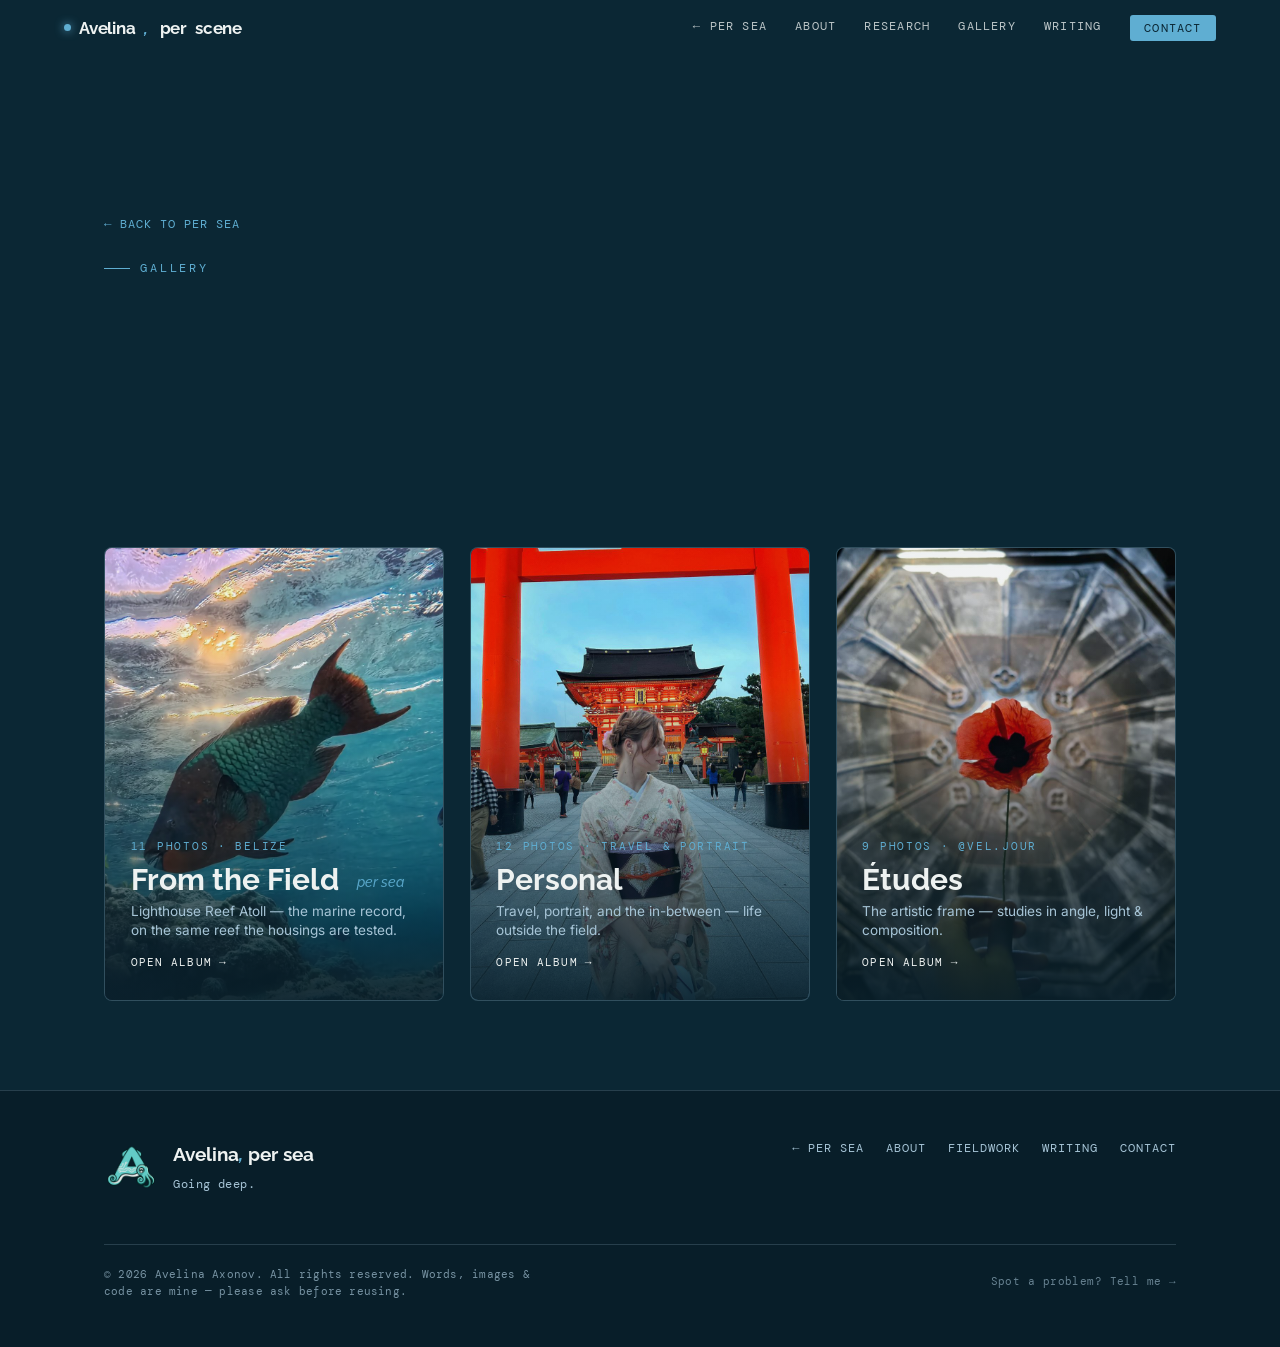
<file: gallery.html>
<!DOCTYPE html>
<html lang="en">
<head>
<meta charset="UTF-8" />
<meta name="viewport" content="width=device-width, initial-scale=1.0" />
<title>Gallery — Avelina, per sea</title>
<link rel="icon" type="image/png" href="assets/logo.png" />
<link rel="apple-touch-icon" href="assets/logo.png" />
<meta name="description" content="Underwater and field photography by Avelina Axonov. Per sea." />
<link rel="preconnect" href="https://fonts.googleapis.com" />
<link rel="preconnect" href="https://fonts.gstatic.com" crossorigin />
<link href="https://fonts.googleapis.com/css2?family=Raleway:wght@400;500;600;700;800&family=Inter:wght@300;400;500;600&family=DM+Mono:wght@400;500&display=swap" rel="stylesheet" />
<link rel="stylesheet" href="assets/site.css" />
<style>
/* Gallery register: the sea-glass palette nudged a few degrees toward open-ocean blue */
:root {
  --deep-sea:   #0B2734;
  --deep-sea-2: #081E29;
  --dark-teal:  #143240;
  --aqua:       #5FAED2;
  --aqua-bright:#7CC6E8;
  --aqua-dim:   rgba(95, 174, 210, 0.14);
  --pale:       #A6C4D6;
  --pale-dim:   rgba(166, 196, 214, 0.20);
}
.g-hero { padding-top: 120px; }
.g-hero .wrap { padding-bottom: 2rem; }
.g-title { font-family: var(--font-display); font-weight: 800; font-size: clamp(2.6rem, 7vw, 5rem); letter-spacing: -0.03em; color: var(--text-light); line-height: 0.98; margin: 1rem 0 0.8rem; }
.g-intro { max-width: 52ch; color: var(--pale); font-size: 1.05rem; }
.g-intro em { color: var(--aqua); font-style: italic; }
.per-sea-tag { font-family: var(--font-display); font-style: italic; font-weight: 500; font-size: 0.46em; color: var(--aqua); margin-left: 0.7rem; vertical-align: middle; opacity: 0.9; letter-spacing: 0; text-transform: none; }

/* ---------- ALBUM COVERS (the index view) ---------- */
.albums { display: grid; grid-template-columns: repeat(3, 1fr); gap: clamp(1rem, 2.4vw, 1.6rem); margin-top: 1rem; }
.album-card { position: relative; display: block; border-radius: 8px; overflow: hidden; aspect-ratio: 3/4; background: var(--dark-teal); border: 1px solid var(--pale-dim); cursor: pointer; transition: transform 0.4s var(--ease-out), box-shadow 0.4s, border-color 0.4s; }
.album-card:hover { transform: translateY(-6px); border-color: var(--aqua); box-shadow: 0 24px 50px -24px rgba(0,0,0,0.7); }
.album-card .ac-img { position: absolute; inset: 0; }
.album-card .ac-img img { width: 100%; height: 100%; object-fit: cover; transition: transform 0.6s var(--ease-out); }
.album-card:hover .ac-img img { transform: scale(1.06); }
.album-card .ac-veil { position: absolute; inset: 0; background: linear-gradient(0deg, rgba(8,30,41,0.92) 0%, rgba(8,30,41,0.45) 38%, rgba(8,30,41,0.06) 70%); }
.album-card .ac-body { position: absolute; left: 0; right: 0; bottom: 0; padding: clamp(1.1rem, 2.2vw, 1.6rem); }
.album-card .ac-count { font-family: var(--font-mono); font-size: 0.68rem; letter-spacing: 0.16em; text-transform: uppercase; color: var(--aqua); margin-bottom: 0.5rem; }
.album-card .ac-title { font-family: var(--font-display); font-weight: 700; font-size: clamp(1.35rem, 2.4vw, 1.85rem); color: var(--text-light); line-height: 1.05; }
.album-card .ac-sub { font-size: 0.85rem; color: var(--pale); margin-top: 0.45rem; line-height: 1.4; }
.album-card .ac-open { margin-top: 0.9rem; display: inline-flex; align-items: center; gap: 0.45rem; font-family: var(--font-mono); font-size: 0.7rem; letter-spacing: 0.1em; text-transform: uppercase; color: var(--text-light); }
.album-card .ac-arrow { transition: transform 0.3s; }
.album-card:hover .ac-arrow { transform: translateX(5px); }
@media (max-width: 760px) { .albums { grid-template-columns: 1fr; } .album-card { aspect-ratio: 16/10; } }

/* ---------- VIEW SWITCHING (hash-routed) ---------- */
.album-view { display: none; }
body[data-view="field"]    #album-field,
body[data-view="personal"] #album-personal,
body[data-view="etudes"]   #album-etudes { display: block; }
body[data-view="field"] #albumsIndex,
body[data-view="personal"] #albumsIndex,
body[data-view="etudes"] #albumsIndex { display: none; }

.album-back { display: inline-flex; align-items: center; gap: 0.55rem; font-family: var(--font-mono); font-size: 0.8rem; font-weight: 600; letter-spacing: 0.1em; text-transform: uppercase; color: var(--deep-sea-2); background: var(--aqua); border: 1px solid var(--aqua); border-radius: 100px; padding: 0.62rem 1.25rem; cursor: pointer; box-shadow: 0 6px 18px -8px rgba(95,174,210,0.65); transition: background 0.2s, transform 0.2s, box-shadow 0.2s; -webkit-tap-highlight-color: transparent; }
.album-back .ab-arrow { font-size: 1.05em; line-height: 1; transition: transform 0.2s; }
.album-back:hover { background: var(--aqua-bright); border-color: var(--aqua-bright); transform: translateY(-1px); box-shadow: 0 9px 24px -8px rgba(124,198,232,0.75); }
.album-back:hover .ab-arrow { transform: translateX(-3px); }
.album-view .wrap > .album-back { margin-bottom: 0.4rem; }
.g-group-title { font-family: var(--font-display); font-size: clamp(1.7rem,3.4vw,2.4rem); color: var(--text-light); margin: 1.4rem 0 0.4rem; }
.g-group-sub { font-family: var(--font-mono); font-size: 0.74rem; letter-spacing: 0.1em; text-transform: uppercase; color: var(--aqua); margin-bottom: 2rem; }

/* ---------- MASONRY (inside an open album) ---------- */
.masonry { column-count: 3; column-gap: 1rem; }
.masonry .imgframe { break-inside: avoid; margin-bottom: 1rem; border-radius: 4px; cursor: pointer; position: relative; }
.masonry .imgframe img { transition: transform 0.5s var(--ease-out); width: 100%; }
.masonry .imgframe:hover img { transform: scale(1.04); }
.masonry .imgframe::after { content: "⤢"; position: absolute; top: 0.7rem; right: 0.7rem; width: 30px; height: 30px; display: flex; align-items: center; justify-content: center; background: rgba(13,43,46,0.6); border: 1px solid var(--pale-dim); border-radius: 50%; color: var(--text-light); opacity: 0; transition: opacity 0.25s; font-size: 0.9rem; }
.masonry .imgframe:hover::after { opacity: 1; }
.etudes-note { max-width: 60ch; }
.etudes-note p { color: var(--pale); font-size: 1.05rem; margin-bottom: 1.6rem; }
.etudes-note p em { color: var(--aqua); font-style: italic; }
.etudes-note p b { color: var(--text-light); font-weight: 600; }
@media (max-width: 880px) { .masonry { column-count: 2; } }
@media (max-width: 520px) { .masonry { column-count: 2; column-gap: 0.7rem; } .masonry .imgframe { margin-bottom: 0.7rem; } }
</style>
</head>
<body>

<nav class="nav scrolled">
  <a href="index.html" class="nav-logo"><span class="dot"></span>Avelina<span class="comma">,</span>&nbsp;per <span class="suffix" id="brandSuffix" title="click me">scene</span></a>
  <div class="nav-links">
    <a href="index.html">← Per Sea</a>
    <a href="index.html#about">About</a>
    <a href="index.html#research">Research</a>
    <a href="index.html#gallery">Gallery</a>
    <a href="index.html#writing">Writing</a>
    <a href="index.html#contact" class="cv">Contact</a>
  </div>
  <button class="nav-toggle" aria-label="Menu"><span></span><span></span><span></span></button>
</nav>

<header class="g-hero bg-dark">
  <div class="wrap">
    <div data-reveal="up"><a href="index.html" class="backlink">← back to per sea</a></div>
    <div class="eyebrow" data-reveal="up" style="margin-top:1.5rem;">Gallery</div>
    <h1 class="g-title" data-reveal="up" data-delay="80">Seen, per scene.</h1>
    <p class="g-intro" data-reveal="up" data-delay="140">Three ways of looking — the marine field record, <em>per sea</em>; life in the in-between; and the artistic frame. Open an album, then click any photo to enlarge it.</p>
  </div>
</header>

<main>

<!-- ============ ALBUMS INDEX (covers) ============ -->
<section class="bg-dark" id="albumsIndex" style="padding-top:1rem;">
  <div class="wrap" style="padding-top:1rem;">
    <div class="albums" data-reveal-stagger="90">
      <a class="album-card" href="#field" aria-label="Open the From the Field album">
        <div class="ac-img"><img loading="eager" decoding="async" src="assets/img/hero-parrotfish.jpg" alt="Two rainbow parrotfish over the reef" /></div>
        <div class="ac-veil"></div>
        <div class="ac-body">
          <div class="ac-count">11 photos · Belize</div>
          <div class="ac-title">From the Field <span class="per-sea-tag">per sea</span></div>
          <div class="ac-sub">Lighthouse Reef Atoll — the marine record, on the same reef the housings are tested.</div>
          <span class="ac-open">Open album <span class="ac-arrow">→</span></span>
        </div>
      </a>
      <a class="album-card" href="#personal" aria-label="Open the Personal album">
        <div class="ac-img"><img loading="eager" decoding="async" src="assets/img/me/kimono-torii.jpg" alt="In kimono at a vermilion torii gate, Japan" /></div>
        <div class="ac-veil"></div>
        <div class="ac-body">
          <div class="ac-count">12 photos · travel &amp; portrait</div>
          <div class="ac-title">Personal</div>
          <div class="ac-sub">Travel, portrait, and the in-between — life outside the field.</div>
          <span class="ac-open">Open album <span class="ac-arrow">→</span></span>
        </div>
      </a>
      <a class="album-card" href="#etudes" aria-label="Open the Études album">
        <div class="ac-img"><img loading="eager" decoding="async" src="assets/img/etudes/poppy-cupola.jpg" alt="Red poppy held against an octagonal stone cupola" /></div>
        <div class="ac-veil"></div>
        <div class="ac-body">
          <div class="ac-count">9 photos · @vel.jour</div>
          <div class="ac-title">Études</div>
          <div class="ac-sub">The artistic frame — studies in angle, light &amp; composition.</div>
          <span class="ac-open">Open album <span class="ac-arrow">→</span></span>
        </div>
      </a>
    </div>
  </div>
</section>

<!-- ============ ALBUM: FROM THE FIELD ============ -->
<section class="bg-dark album-view" id="album-field" data-lb-group>
  <div class="wrap" style="padding-top:2rem;">
    <button type="button" class="album-back" data-back data-reveal="up"><span class="ab-arrow">←</span> All albums</button>
    <h2 class="g-group-title" data-reveal="up">From the Field <span class="per-sea-tag">per sea</span></h2>
    <div class="g-group-sub" data-reveal="up">Lighthouse Reef Atoll, Belize · static-camera deployment</div>
    <div class="masonry">
      <div class="imgframe" data-lightbox="assets/img/hero-parrotfish.jpg" data-caption="Rainbow parrotfish at the surface"><img loading="lazy" decoding="async" src="assets/img/hero-parrotfish.jpg" alt="Two parrotfish" /></div>
      <div class="imgframe" data-lightbox="assets/img/reef-faces.jpg" data-caption="The school crowds the lens"><img loading="lazy" decoding="async" src="assets/img/reef-faces.jpg" alt="Reef fish close to camera" /></div>
      <div class="imgframe" data-lightbox="assets/img/diver-v.jpg" data-caption="Descending with the camera rig"><img loading="lazy" decoding="async" src="assets/img/diver-v.jpg" alt="Diver descending" /></div>
      <div class="imgframe" data-lightbox="assets/img/reef-04.jpg" data-caption="Yellowtail snappers under the surface"><img loading="lazy" decoding="async" src="assets/img/reef-04.jpg" alt="Snappers" /></div>
      <div class="imgframe" data-lightbox="assets/img/reef-06.jpg" data-caption="Great barracuda over the transect"><img loading="lazy" decoding="async" src="assets/img/reef-06.jpg" alt="Barracuda" /></div>
      <div class="imgframe" data-lightbox="assets/img/reef-wide.jpg" data-caption="Schoolmaster snapper · housing markers in frame"><img loading="lazy" decoding="async" src="assets/img/reef-wide.jpg" alt="Reef wide" /></div>
      <div class="imgframe" data-lightbox="assets/img/reef-07.jpg" data-caption="Porcupinefish on the seafloor"><img loading="lazy" decoding="async" src="assets/img/reef-07.jpg" alt="Porcupinefish" /></div>
      <div class="imgframe" data-lightbox="assets/img/reef-05.jpg" data-caption="Snappers and surgeonfish over coral"><img loading="lazy" decoding="async" src="assets/img/reef-05.jpg" alt="Mixed school" /></div>
      <div class="imgframe" data-lightbox="assets/img/reef-08.jpg" data-caption="Schoolmaster snappers near the rig"><img loading="lazy" decoding="async" src="assets/img/reef-08.jpg" alt="Snappers" /></div>
      <div class="imgframe" data-lightbox="assets/img/diver-h.jpg" data-caption="Working the rig at depth"><img loading="lazy" decoding="async" src="assets/img/diver-h.jpg" alt="Diver horizontal" /></div>
      <div class="imgframe" data-lightbox="assets/img/beach-selfie.jpg" data-caption="Surface interval · Lighthouse Reef"><img loading="lazy" decoding="async" src="assets/img/beach-selfie.jpg" alt="Beach selfie" /></div>
    </div>
  </div>
</section>

<!-- ============ ALBUM: PERSONAL ============ -->
<section class="bg-dark album-view" id="album-personal" data-lb-group>
  <div class="wrap" style="padding-top:2rem;">
    <button type="button" class="album-back" data-back data-reveal="up"><span class="ab-arrow">←</span> All albums</button>
    <h2 class="g-group-title" data-reveal="up">Personal</h2>
    <div class="g-group-sub" data-reveal="up">Travel, portrait &amp; the in-between — life outside the field</div>
    <div class="masonry">
      <div class="imgframe" data-lightbox="assets/img/me/kimono-torii.jpg" data-caption="Kimono at the torii gate · Japan"><img loading="lazy" decoding="async" src="assets/img/me/kimono-torii.jpg" alt="In kimono at a vermilion torii gate, Japan" /></div>
      <div class="imgframe" data-lightbox="assets/img/me/portrait.jpg" data-caption="Self-portrait"><img loading="lazy" decoding="async" src="assets/img/me/portrait.jpg" alt="Portrait" /></div>
      <div class="imgframe" data-lightbox="assets/img/me/parasol-lake.jpg" data-caption="By the water, red parasol · Japan"><img loading="lazy" decoding="async" src="assets/img/me/parasol-lake.jpg" alt="In kimono with a red parasol by a lake" /></div>
      <div class="imgframe" data-lightbox="assets/img/me/blossom.jpg" data-caption="Under the cherry blossoms"><img loading="lazy" decoding="async" src="assets/img/me/blossom.jpg" alt="Among cherry blossoms" /></div>
      <div class="imgframe" data-lightbox="assets/img/me/field-1.jpg" data-caption="Dusk in the field"><img loading="lazy" decoding="async" src="assets/img/me/field-1.jpg" alt="Portrait in a red dress in a field at dusk" /></div>
      <div class="imgframe" data-lightbox="assets/img/me/autumn-pagoda.jpg" data-caption="Autumn, by the five-storey pagoda"><img loading="lazy" decoding="async" src="assets/img/me/autumn-pagoda.jpg" alt="Autumn foliage by a pagoda" /></div>
      <div class="imgframe" data-lightbox="assets/img/me/fuji.jpg" data-caption="Fuji on a clear morning"><img loading="lazy" decoding="async" src="assets/img/me/fuji.jpg" alt="Mount Fuji on a clear day" /></div>
      <div class="imgframe" data-lightbox="assets/img/me/noir-hat.jpg" data-caption="Golden hour"><img loading="lazy" decoding="async" src="assets/img/me/noir-hat.jpg" alt="Golden-hour portrait with a hat" /></div>
      <div class="imgframe" data-lightbox="assets/img/me/field-2.jpg" data-caption="Looking up, last light"><img loading="lazy" decoding="async" src="assets/img/me/field-2.jpg" alt="Portrait looking upward at dusk" /></div>
      <div class="imgframe" data-lightbox="assets/img/me/ferris-night.jpg" data-caption="City lights"><img loading="lazy" decoding="async" src="assets/img/me/ferris-night.jpg" alt="By a ferris wheel at night" /></div>
      <div class="imgframe" data-lightbox="assets/img/me/autumn-road.jpg" data-caption="The long way home"><img loading="lazy" decoding="async" src="assets/img/me/autumn-road.jpg" alt="On an autumn road" /></div>
      <div class="imgframe" data-lightbox="assets/img/me/overlook.jpg" data-caption="On the overlook"><img loading="lazy" decoding="async" src="assets/img/me/overlook.jpg" alt="At a mountain overlook" /></div>
    </div>
  </div>
</section>

<!-- ============ ALBUM: ÉTUDES ============ -->
<section class="bg-dark album-view" id="album-etudes" data-lb-group>
  <div class="wrap" style="padding-top:2rem;">
    <button type="button" class="album-back" data-back data-reveal="up"><span class="ab-arrow">←</span> All albums</button>
    <h2 class="g-group-title" data-reveal="up">Études</h2>
    <div class="g-group-sub" data-reveal="up">The artistic frame · studies in angle, light &amp; composition · @vel.jour</div>
    <div class="etudes-note" data-reveal="up" style="margin-bottom:2rem;">
      <p>Not the sea, and not myself — just the <em>scene.</em> Studies in angle, light, and composition, the frame taken for its own sake — gathered here and as <b>études by avelina</b> on Instagram.</p>
    </div>
    <div class="masonry">
      <div class="imgframe" data-lightbox="assets/img/etudes/poppy-cupola.jpg" data-caption="A poppy against the cupola"><img loading="lazy" decoding="async" src="assets/img/etudes/poppy-cupola.jpg" alt="Red poppy held up against an octagonal stone cupola" /></div>
      <div class="imgframe" data-lightbox="assets/img/etudes/stone-gate.jpg" data-caption="The old wooden gate"><img loading="lazy" decoding="async" src="assets/img/etudes/stone-gate.jpg" alt="Weathered wooden gate under a stone arch, mountains beyond" /></div>
      <div class="imgframe" data-lightbox="assets/img/etudes/monastery-interior.jpg" data-caption="Under the dome"><img loading="lazy" decoding="async" src="assets/img/etudes/monastery-interior.jpg" alt="Stone arches and dome of a dim monastery interior" /></div>
      <div class="imgframe" data-lightbox="assets/img/etudes/tower-roses.jpg" data-caption="A tower through the roses"><img loading="lazy" decoding="async" src="assets/img/etudes/tower-roses.jpg" alt="Church bell tower seen through white roses" /></div>
      <div class="imgframe" data-lightbox="assets/img/etudes/dome-cross.jpg" data-caption="Looking up at the drum"><img loading="lazy" decoding="async" src="assets/img/etudes/dome-cross.jpg" alt="Ornate church dome and cross against the sky" /></div>
      <div class="imgframe" data-lightbox="assets/img/etudes/spire-cypress.jpg" data-caption="A spire between the cypress"><img loading="lazy" decoding="async" src="assets/img/etudes/spire-cypress.jpg" alt="Church spire framed between two cypress trees" /></div>
      <div class="imgframe" data-lightbox="assets/img/etudes/window-ivy.jpg" data-caption="Window, frame, ivy"><img loading="lazy" decoding="async" src="assets/img/etudes/window-ivy.jpg" alt="Window framed by concrete and red railings, ivy creeping in" /></div>
      <div class="imgframe" data-lightbox="assets/img/etudes/monument-flag.jpg" data-caption="Stone under the flag"><img loading="lazy" decoding="async" src="assets/img/etudes/monument-flag.jpg" alt="Brutalist monument holding a black stone, Georgian flag above" /></div>
      <div class="imgframe" data-lightbox="assets/img/etudes/concrete-ivy.jpg" data-caption="Concrete and green"><img loading="lazy" decoding="async" src="assets/img/etudes/concrete-ivy.jpg" alt="Concrete beams and pipework overtaken by vines" /></div>
    </div>
    <div style="margin-top:2rem;" data-reveal="up">
      <a class="btn btn-ghost" href="https://instagram.com/vel.jour" target="_blank" rel="noopener">Follow études — @vel.jour →</a>
    </div>
  </div>
</section>

</main>

<footer class="site-foot">
  <div class="wrap">
    <div class="foot-brand-row">
      <img loading="lazy" decoding="async" class="foot-logo" src="assets/logo.png" alt="Avelina, per sea logo" />
      <div>
        <div class="foot-brand">Avelina<span class="comma">,</span> per sea</div>
        <div class="foot-tag">Going deep.</div>
      </div>
    </div>
    <nav class="foot-nav">
      <a href="index.html">← Per Sea</a>
      <a href="about.html">About</a>
      <a href="index.html#fieldwork">Fieldwork</a>
      <a href="writer.html">Writing</a>
      <a href="index.html#contact">Contact</a>
    </nav>
  </div>
</footer>

<script src="assets/site.js"></script>
<script src="assets/game.js"></script>
<script>
/* ---------- ALBUM ROUTER ----------
   Hash-driven so the browser Back button and a refresh both work:
   #field / #personal / #etudes open an album; no hash (or #albums) shows the covers. */
(function () {
  var ALBUMS = { field: 1, personal: 1, etudes: 1 };
  var main = document.querySelector('main');
  function route() {
    var key = (location.hash || '').replace('#', '');
    if (ALBUMS[key]) {
      document.body.setAttribute('data-view', key);
    } else {
      document.body.removeAttribute('data-view');
    }
    // land at the top of the gallery content on every switch (no scrollIntoView)
    var top = (main.getBoundingClientRect().top + window.scrollY) - 80;
    window.scrollTo({ top: Math.max(0, top), behavior: 'auto' });
    // re-run reveal so freshly shown content animates in
    if (window.__perSeaRefreshReveals) window.__perSeaRefreshReveals();
  }
  window.addEventListener('hashchange', route);
  // back buttons inside an album → return to the covers
  Array.prototype.forEach.call(document.querySelectorAll('[data-back]'), function (b) {
    b.addEventListener('click', function () { location.hash = ''; });
  });
  route();
})();

/* Easter egg — the gallery is where "per sea" becomes "per ce" becomes "per scene".
   Click the suffix in the brand to cycle through all three. */
(function () {
  var el = document.getElementById('brandSuffix');
  if (!el) return;
  var words = ['scene', 'sea', 'ce'];
  var i = 0;
  el.style.transition = 'opacity 0.22s var(--ease-out)';
  el.addEventListener('click', function (e) {
    e.preventDefault();
    e.stopPropagation();
    el.style.opacity = '0';
    setTimeout(function () {
      i = (i + 1) % words.length;
      el.textContent = words[i];
      el.style.opacity = '1';
    }, 200);
  });
})();
</script>
</body>
</html>
</file>
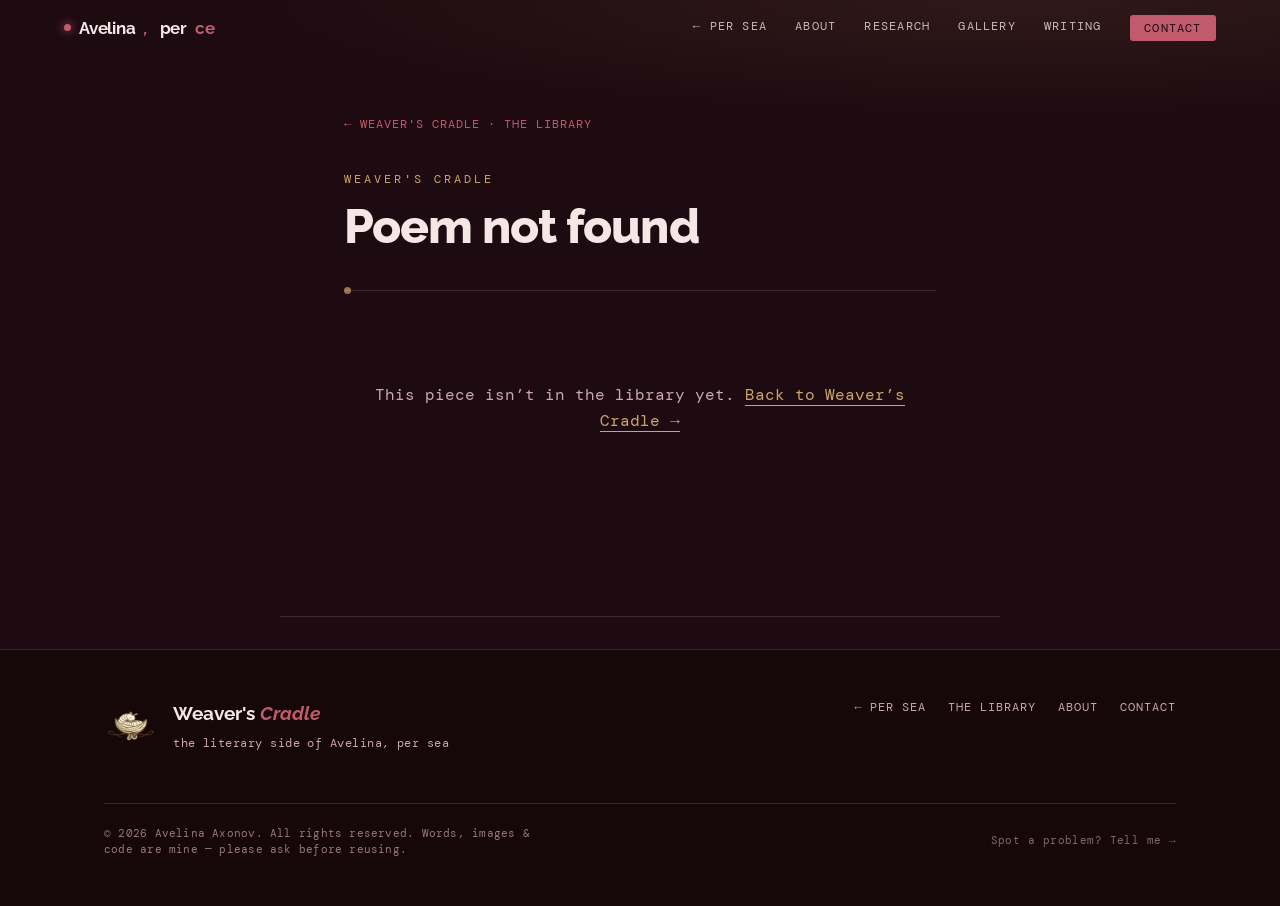
<file: poem.html>
<!DOCTYPE html>
<html lang="en">
<head>
<meta charset="UTF-8" />
<meta name="viewport" content="width=device-width, initial-scale=1.0" />
<title>Weaver's Cradle — Avelina, per sea</title>
<meta name="description" content="A poem from Weaver's Cradle — the literary side of Avelina, per sea." />
<link rel="icon" type="image/png" href="assets/img/silkworm-mark.png" />
<link rel="apple-touch-icon" href="assets/img/silkworm-mark.png" />
<link rel="preconnect" href="https://fonts.googleapis.com" />
<link rel="preconnect" href="https://fonts.gstatic.com" crossorigin />
<link href="https://fonts.googleapis.com/css2?family=Raleway:wght@400;500;600;700;800&family=Inter:wght@300;400;500;600&family=DM+Mono:wght@400;500&family=Lora:ital,wght@0,400;0,500;0,600;1,400;1,500&display=swap" rel="stylesheet" />
<link rel="stylesheet" href="assets/site.css" />
<style>
body { background: var(--deep-sea); }
.p-hero { padding-top: 110px; position: relative; overflow: hidden; }
.p-hero::before { content: ""; position: absolute; inset: 0; background: radial-gradient(110% 80% at 80% 0%, rgba(196,154,90,0.10), transparent 55%); pointer-events: none; }
.read { max-width: 720px; margin: 0 auto; padding: 0 var(--gutter); position: relative; z-index: 1; }
.read-back { margin-bottom: 2.2rem; }
.poem-kicker { font-family: var(--font-mono); font-size: 0.72rem; letter-spacing: 0.26em; text-transform: uppercase; color: var(--amber); }
.poem-title { font-family: var(--font-display); font-weight: 800; font-size: clamp(1.9rem, 5vw, 3rem); line-height: 1.04; letter-spacing: -0.02em; color: var(--text-light); margin: 0.8rem 0 0.7rem; text-wrap: balance; }
.poem-meta { font-family: var(--font-mono); font-size: 0.74rem; letter-spacing: 0.08em; color: var(--pale); display: flex; flex-wrap: wrap; gap: 0.4rem 1rem; }
.poem-meta .sep { color: var(--amber); opacity: 0.7; }

.poem-rule { max-width: 720px; margin: 1.7rem auto; padding: 0 var(--gutter); }
.poem-rule .line { height: 1px; background: var(--pale-dim); position: relative; }
.poem-rule .line::after { content: ""; position: absolute; left: 0; top: -3px; width: 7px; height: 7px; border-radius: 50%; background: var(--amber); opacity: 0.7; }

.poem-body { padding-bottom: 1rem; }
.poem-body .stanza { font-family: var(--font-serif); font-weight: 400; font-size: clamp(0.95rem, 1.5vw, 1.05rem); line-height: 1.72; color: #DCE6E4; margin: 0 0 1.4rem; letter-spacing: 0.003em; }
.poem-body .stanza:last-child { margin-bottom: 0; }
.poem-body .interject, .poem-also .interject { font-style: italic; color: var(--amber); font-size: 0.9em; opacity: 0.92; }
.poem-body .hl, .poem-also .hl { color: var(--amber); font-weight: 500; }
.poem-body .echo, .poem-also .echo { display: inline-block; margin-left: 1.6em; font-style: italic; font-size: 0.9em; color: var(--amber); opacity: 0.82; }
.poem-body .echo:has(.spoiler), .poem-also .echo:has(.spoiler) { margin-left: 1.6em; opacity: 1; font-style: normal; }
/* redacted line — clearly a thing you can lift */
.poem-body .spoiler, .poem-also .spoiler { position: relative; display: inline-block; color: transparent; cursor: pointer; user-select: none; font-style: italic; }
.poem-body .spoiler::after, .poem-also .spoiler::after { content: "\00B7 \00B7 \00B7 \00B7 \00B7 \00B7"; position: absolute; inset: 0; color: var(--amber); opacity: 0.5; font-style: normal; letter-spacing: 0.04em; pointer-events: none; transition: opacity 0.25s; white-space: nowrap; }
.poem-body .spoiler:hover::after, .poem-also .spoiler:hover::after { opacity: 0.82; }
.poem-body .spoiler.revealed, .poem-also .spoiler.revealed { color: var(--amber); font-weight: 500; }
.poem-body .spoiler.revealed::after, .poem-also .spoiler.revealed::after { opacity: 0; }
.nav-logo .ce { font-style: normal; color: var(--aqua); }

.poem-also { margin-top: 2.2rem; }
.poem-also-label { font-family: var(--font-mono); font-size: 0.7rem; letter-spacing: 0.16em; text-transform: uppercase; color: var(--amber); margin-bottom: 1.1rem; padding-top: 1.6rem; border-top: 1px solid var(--pale-dim); }
.poem-also .stanza { font-family: var(--font-serif); font-size: clamp(0.92rem, 1.5vw, 1rem); color: var(--pale); line-height: 1.72; }

.poem-note { margin-top: 2.8rem; font-family: var(--font-body); font-size: 0.95rem; font-style: italic; color: var(--pale); line-height: 1.7; padding: 1.2rem 1.4rem; border-left: 2px solid var(--amber); background: rgba(196,154,90,0.05); border-radius: 0 4px 4px 0; }
.mt-wrap { margin: 0 0 1.6rem; }
.mt-toggle { font-family: var(--font-mono); font-size: 0.7rem; letter-spacing: 0.08em; color: var(--aqua); background: none; border: 1px solid var(--aqua-dim); border-radius: 100px; padding: 0.5rem 1rem; cursor: pointer; transition: background 0.2s, border-color 0.2s, color 0.2s; }
.mt-toggle:hover { background: rgba(107,191,190,0.1); border-color: var(--aqua); }
.mt-note { margin-top: 0.85rem; font-family: var(--font-body); font-size: 0.8rem; font-style: italic; color: var(--pale); opacity: 0.85; line-height: 1.55; }

.poem-related { margin-top: 2.4rem; display: flex; flex-wrap: wrap; gap: 0.6rem; }
.poem-related a { font-family: var(--font-mono); font-size: 0.74rem; letter-spacing: 0.04em; color: var(--aqua); border: 1px solid var(--aqua-dim); border-radius: 100px; padding: 0.45rem 0.9rem; transition: background 0.2s, border-color 0.2s; }
.poem-related a:hover { background: rgba(107,191,190,0.1); border-color: var(--aqua); }

.poem-foot { max-width: 720px; margin: 4rem auto 0; padding: 2rem var(--gutter) 0; border-top: 1px solid var(--pale-dim); display: flex; justify-content: space-between; align-items: center; gap: 1rem; flex-wrap: wrap; }
.poem-foot a { font-family: var(--font-mono); font-size: 0.74rem; letter-spacing: 0.06em; color: var(--pale); transition: color 0.2s; display: inline-flex; align-items: center; gap: 0.4rem; }
.poem-foot a:hover { color: var(--amber); }
.poem-foot .pf-lib { color: var(--amber); }

.poem-missing { text-align: center; padding: 4rem 0; color: var(--pale); font-family: var(--font-mono); }
</style>
<link rel="stylesheet" href="assets/cradle.css" />
</head>
<body>

<nav class="nav scrolled">
  <a href="writer.html" class="nav-logo" title="Weaver's Cradle"><span class="dot"></span>Avelina<span class="comma">,</span>&nbsp;per <span class="ce">ce</span></a>
  <div class="nav-links">
    <a href="index.html">← Per Sea</a>
    <a href="index.html#about">About</a>
    <a href="index.html#research">Research</a>
    <a href="index.html#gallery">Gallery</a>
    <a href="writer.html">Writing</a>
    <a href="index.html#contact" class="cv">Contact</a>
  </div>
  <button class="nav-toggle" aria-label="Menu"><span></span><span></span><span></span></button>
</nav>

<header class="p-hero">
  <div class="read">
    <div class="read-back"><a href="writer.html" class="backlink">← Weaver's Cradle · the library</a></div>
    <div class="poem-kicker" id="pKicker">Weaver's Cradle</div>
    <h1 class="poem-title" id="pTitle">…</h1>
    <div class="poem-meta" id="pMeta"></div>
  </div>
</header>

<div class="poem-rule"><div class="line"></div></div>

<main>
  <div class="read">
    <div class="poem-body" id="pBody"></div>
    <div id="pAlso"></div>
    <div id="pNote"></div>
    <div class="poem-related" id="pRelated"></div>
  </div>
  <div class="poem-foot" id="pFoot"></div>
</main>

<footer class="site-foot">
  <div class="wrap">
    <div class="foot-brand-row">
      <img loading="lazy" decoding="async" class="foot-logo" src="assets/img/silkworm-mark.png" alt="Weaver's Cradle silkworm logo" />
      <div>
        <div class="foot-brand">Weaver's <span class="comma">Cradle</span></div>
        <div class="foot-tag">the literary side of Avelina, per sea</div>
      </div>
    </div>
    <nav class="foot-nav">
      <a href="index.html">← Per Sea</a>
      <a href="writer.html">The Library</a>
      <a href="index.html#about">About</a>
      <a href="index.html#contact">Contact</a>
    </nav>
  </div>
</footer>

<script src="assets/site.js"></script>
<script src="assets/game.js"></script>
<script src="assets/poems.js?v=20260617"></script>
<script>
(function () {
  function qp(name) { return new URLSearchParams(location.search).get(name); }
  var order = window.POEM_ORDER || [];
  var slug = qp('p');
  var p = (window.POEMS && window.POEMS[slug]) || null;

  if (!p) {
    document.getElementById('pTitle').textContent = 'Poem not found';
    document.getElementById('pBody').innerHTML = '<p class="poem-missing">This piece isn\u2019t in the library yet. <a href="writer.html" style="color:var(--amber);border-bottom:1px solid var(--amber)">Back to Weaver\u2019s Cradle \u2192</a></p>';
    return;
  }

  document.title = p.title + ' — Weaver\u2019s Cradle · Avelina, per sea';
  document.getElementById('pTitle').textContent = p.title;

  var langName = p.lang === 'ru' ? 'Russian' : (p.lang === 'mixed' ? 'Bilingual' : (p.lang === 'ja' ? 'Japanese' : 'English'));
  var meta = [];
  if (p.date) meta.push(p.date);
  meta.push(langName);
  if (p.kind) meta.push(p.kind);
  document.getElementById('pMeta').innerHTML = meta.map(function (m) { return '<span>' + m + '</span>'; }).join('<span class="sep">·</span>');

  document.getElementById('pBody').innerHTML = window.renderPoemText(p.text);

  // click-to-reveal spoilers (redacted lines)
  function wireSpoilers(scope) {
    Array.prototype.forEach.call(scope.querySelectorAll('.spoiler'), function (el) {
      el.addEventListener('click', function () { el.classList.toggle('revealed'); });
      el.addEventListener('keydown', function (e) { if (e.key === 'Enter' || e.key === ' ') { e.preventDefault(); el.classList.toggle('revealed'); } });
    });
  }
  wireSpoilers(document.getElementById('pBody'));

  // machine-translation toggle (foreign poems without a human translation)
  if (p.mt) {
    var pb = document.getElementById('pBody');
    var wrap = document.createElement('div'); wrap.className = 'mt-wrap';
    var btn = document.createElement('button'); btn.type = 'button'; btn.className = 'mt-toggle';
    btn.textContent = 'Show machine translation \u21C4';
    var note = document.createElement('div'); note.className = 'mt-note'; note.hidden = true;
    note.innerHTML = '\u273B A machine translation. It follows the imagery and meaning more than the rhyme or meter.';
    pb.parentNode.insertBefore(wrap, pb);
    wrap.appendChild(btn); wrap.appendChild(note);
    var onMt = false;
    btn.addEventListener('click', function () {
      onMt = !onMt;
      pb.innerHTML = window.renderPoemText(onMt ? p.mt : p.text);
      wireSpoilers(pb);
      btn.textContent = onMt ? 'Show the original \u21C4' : 'Show machine translation \u21C4';
      note.hidden = !onMt;
    });
  }

  // human-translated poems: a top button that jumps down to the translation note
  if (!p.mt && p.related && p.related.length) {
    var pb2 = document.getElementById('pBody');
    var jw = document.createElement('div'); jw.className = 'mt-wrap';
    var jb = document.createElement('button'); jb.type = 'button'; jb.className = 'mt-toggle';
    jb.textContent = 'Translations \u2193';
    jw.appendChild(jb);
    pb2.parentNode.insertBefore(jw, pb2);
    jb.addEventListener('click', function () {
      var target = document.getElementById('pNote');
      if (!target || !target.firstChild) target = document.getElementById('pRelated');
      if (!target) return;
      var y = target.getBoundingClientRect().top + window.scrollY - 90;
      window.scrollTo({ top: y, behavior: 'smooth' });
    });
  }

  // additional language versions / variants
  if (p.also && p.also.length) {
    document.getElementById('pAlso').innerHTML = p.also.map(function (a) {
      return '<div class="poem-also"><div class="poem-also-label">' + a.label + '</div>' + window.renderPoemText(a.text) + '</div>';
    }).join('');
  }

  if (p.note) {
    document.getElementById('pNote').innerHTML = '<div class="poem-note">' + p.note + '</div>';
  }

  if (p.related && p.related.length) {
    document.getElementById('pRelated').innerHTML = p.related.map(function (r) {
      return '<a href="poem.html?p=' + r.slug + '">' + r.label + ' →</a>';
    }).join('');
  }

  // prev / next within the curated order + back to library
  var foot = document.getElementById('pFoot');
  var idx = order.indexOf(slug);
  var prev = idx > 0 ? order[idx - 1] : null;
  var next = idx >= 0 && idx < order.length - 1 ? order[idx + 1] : null;
  var html = '';
  html += prev ? '<a href="poem.html?p=' + prev + '">← ' + (window.POEMS[prev].title) + '</a>' : '<span></span>';
  html += '<a href="writer.html" class="pf-lib">The Library</a>';
  html += next ? '<a href="poem.html?p=' + next + '">' + (window.POEMS[next].title) + ' →</a>' : '<span></span>';
  foot.innerHTML = html;
})();
</script>
</body>
</html>
</file>
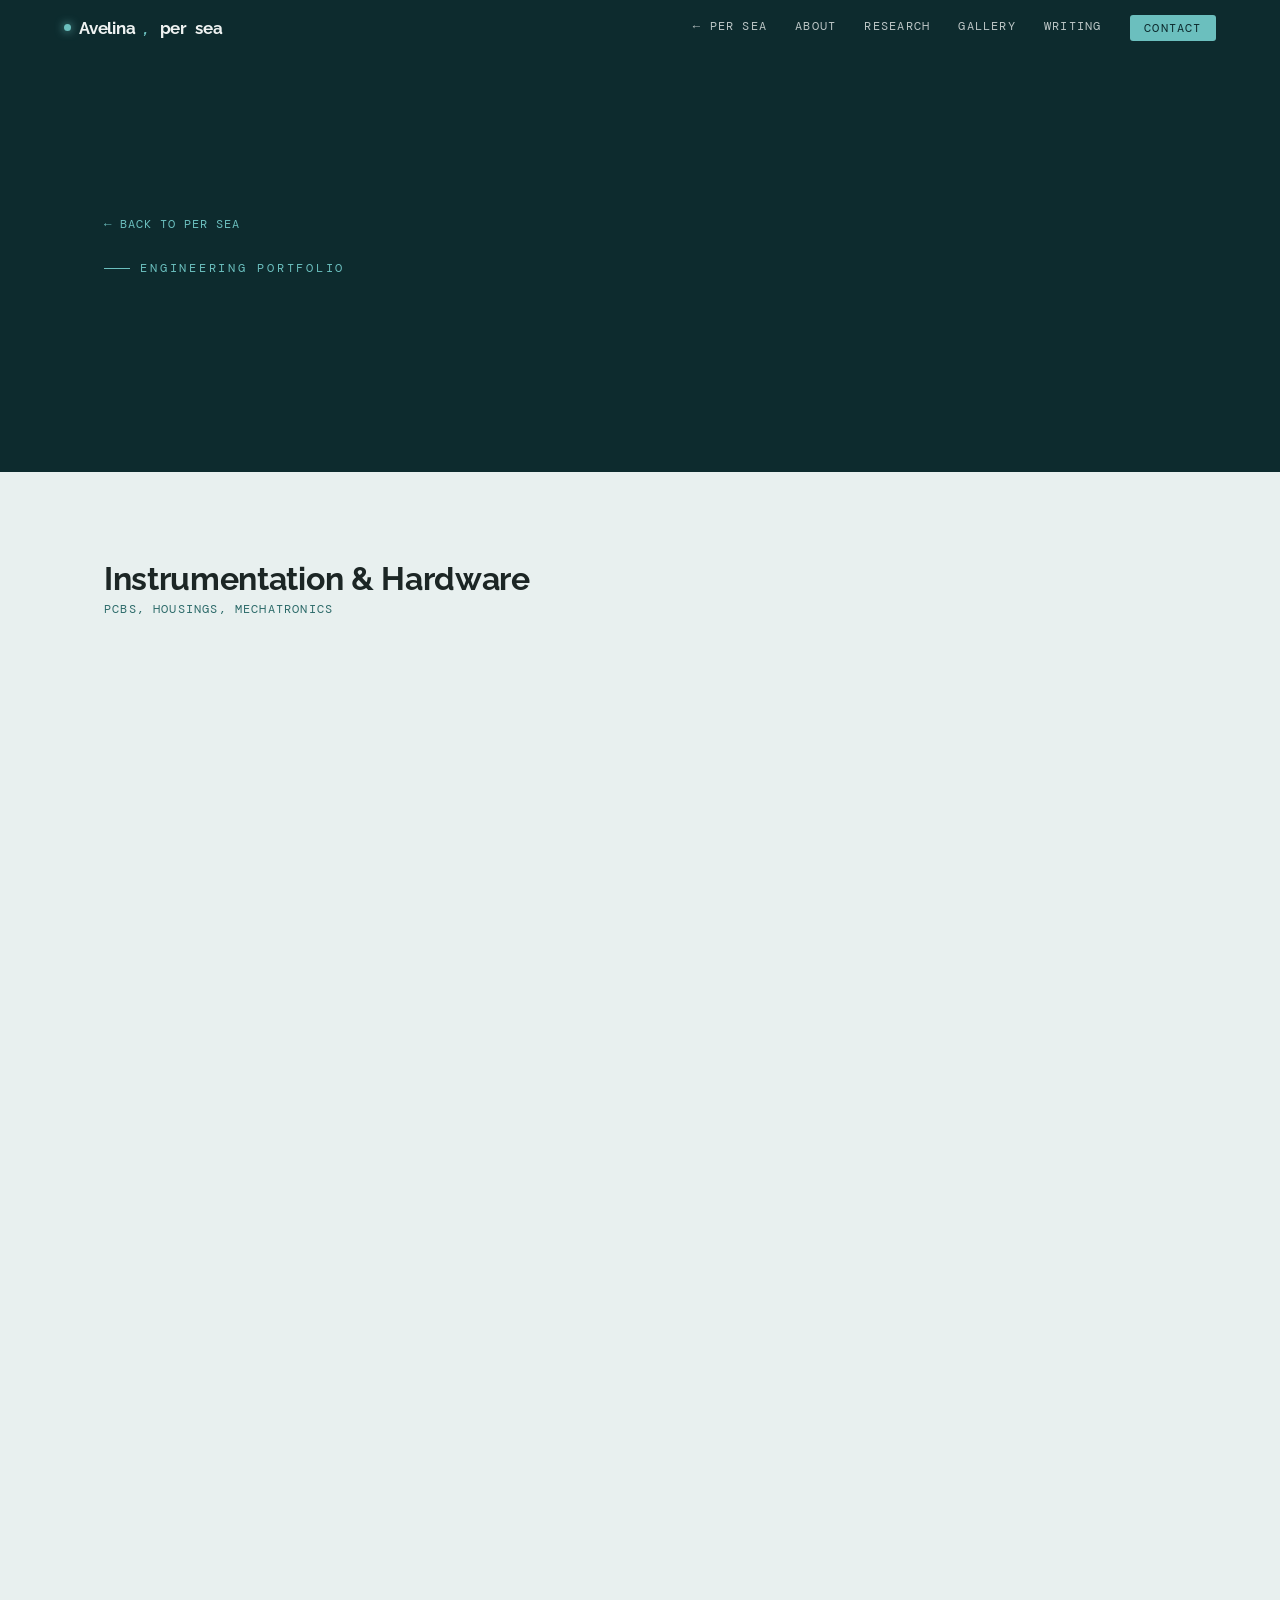
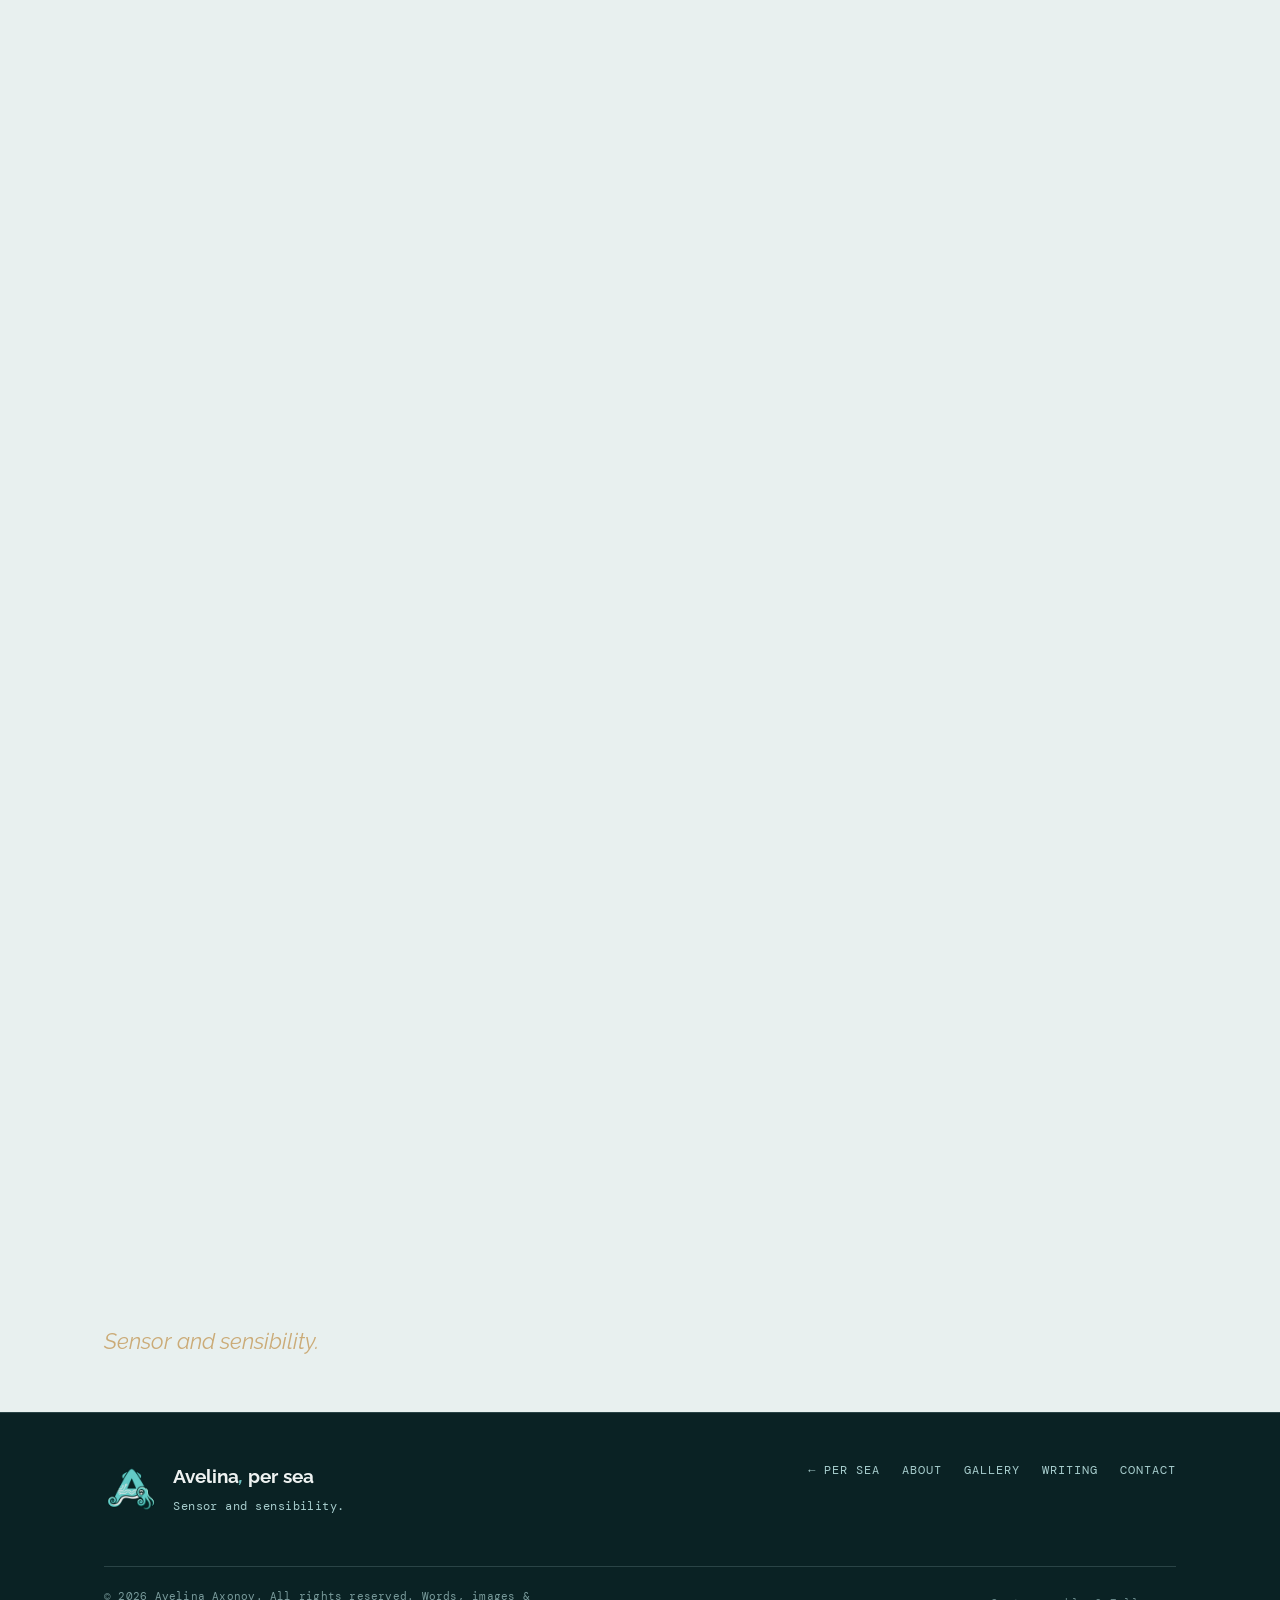
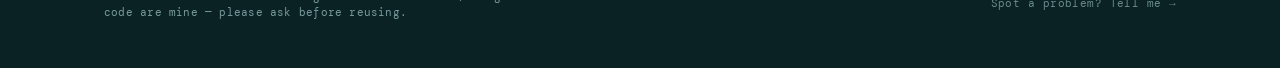
<file: portfolio.html>
<!DOCTYPE html>
<html lang="en">
<head>
<meta charset="UTF-8" />
<meta name="viewport" content="width=device-width, initial-scale=1.0" />
<title>Portfolio — Avelina, per sea</title>
<meta name="description" content="Engineering portfolio of Avelina Axonov — instrumentation, mechatronics, and software tools. Per sea." />
<link rel="icon" type="image/png" href="assets/logo.png" />
<link rel="apple-touch-icon" href="assets/logo.png" />
<link rel="preconnect" href="https://fonts.googleapis.com" />
<link rel="preconnect" href="https://fonts.gstatic.com" crossorigin />
<link href="https://fonts.googleapis.com/css2?family=Raleway:wght@400;500;600;700;800&family=Inter:wght@300;400;500;600&family=DM+Mono:wght@400;500&display=swap" rel="stylesheet" />
<link rel="stylesheet" href="assets/site.css" />
<style>
.pf-hero { padding-top: 120px; }
.pf-hero .wrap { padding-bottom: 2rem; }
.pf-title { font-family: var(--font-display); font-weight: 800; font-size: clamp(2.6rem, 7vw, 5rem); letter-spacing: -0.03em; color: var(--text-light); line-height: 0.98; margin: 1rem 0 0.8rem; }
.pf-intro { max-width: 56ch; color: var(--pale); font-size: 1.05rem; }

.pf-group + .pf-group { margin-top: 3.6rem; }
.pf-group-title { font-family: var(--font-display); font-size: clamp(1.4rem, 3vw, 2rem); color: var(--text-dark); margin-bottom: 0.25rem; }
.pf-group-sub { font-family: var(--font-mono); font-size: 0.74rem; letter-spacing: 0.1em; text-transform: uppercase; color: #2d6b6a; }

.port-grid { display: grid; grid-template-columns: repeat(auto-fill, minmax(290px, 1fr)); gap: 1.25rem; margin-top: 1.6rem; }
.proj-card { background: #fff; border: 1px solid rgba(28,38,37,0.12); border-radius: 5px; overflow: hidden; transition: transform 0.32s var(--ease-out), box-shadow 0.32s, border-color 0.32s; display: flex; flex-direction: column; }
.proj-card:hover { transform: translateY(-6px); border-color: var(--aqua); box-shadow: 0 16px 36px -16px rgba(107,191,190,0.55), 0 0 0 1px var(--aqua); }
.card-thumb { aspect-ratio: 16/10; overflow: hidden; }
.card-thumb img { transition: transform 0.5s var(--ease-out); }
.proj-card:hover .card-thumb img { transform: scale(1.06); }
.card-thumb.photo-ph .ph-label { font-size: 0.6rem; }
.card-body { padding: 1.1rem 1.25rem 1.35rem; flex: 1; display: flex; flex-direction: column; }
.card-name { font-family: var(--font-display); font-weight: 700; font-size: 1.18rem; color: var(--text-dark); display: flex; align-items: center; gap: 0.5rem; }
.card-name .arrow { color: var(--aqua); opacity: 0; transform: translateX(-4px); transition: all 0.25s; font-family: var(--font-mono); margin-left: auto; }
.proj-card:hover .card-name .arrow { opacity: 1; transform: translateX(0); }
.card-desc { font-size: 0.88rem; color: #43534f; margin-top: 0.45rem; flex: 1; }
.card-desc.todo { font-style: italic; color: #8a6a32; }
.card-tag { font-family: var(--font-mono); font-size: 0.6rem; letter-spacing: 0.12em; text-transform: uppercase; color: var(--aqua); margin-top: 0.8rem; }

.pf-pun { font-family: var(--font-display); font-style: italic; font-size: 1.4rem; color: var(--amber); opacity: 0.8; margin-top: 3.5rem; }

@media (max-width: 560px) { .port-grid { grid-template-columns: 1fr; } }
.card-thumb.chart-thumb { background: #fff; display: flex; align-items: center; justify-content: center; }
.card-thumb.chart-thumb img { width: 100%; height: 100%; object-fit: contain; padding: 8px; }
</style>
</head>
<body>

<nav class="nav scrolled">
  <a href="index.html" class="nav-logo"><span class="dot"></span>Avelina<span class="comma">,</span>&nbsp;per <span class="suffix">sea</span></a>
  <div class="nav-links">
    <a href="index.html">← Per Sea</a>
    <a href="index.html#about">About</a>
    <a href="index.html#research">Research</a>
    <a href="index.html#gallery">Gallery</a>
    <a href="index.html#writing">Writing</a>
    <a href="index.html#contact" class="cv">Contact</a>
  </div>
  <button class="nav-toggle" aria-label="Menu"><span></span><span></span><span></span></button>
</nav>

<header class="pf-hero bg-dark">
  <div class="wrap">
    <div data-reveal="up"><a href="index.html#portfolio" class="backlink">← back to per sea</a></div>
    <div class="eyebrow" data-reveal="up" style="margin-top:1.5rem;">Engineering Portfolio</div>
    <h1 class="pf-title" data-reveal="up" data-delay="80">Sensor and sensibility.</h1>
    <p class="pf-intro" data-reveal="up" data-delay="140">Every build has its own page — assembly, testing, deployment, and specs. From boat-towed reef housings to MATLAB tools, here is the whole shelf.</p>
  </div>
</header>

<section class="bg-light">
  <div class="wrap">

    <div class="pf-group">
      <h2 class="pf-group-title" data-reveal="up">Instrumentation &amp; Hardware</h2>
      <div class="pf-group-sub" data-reveal="up">PCBs, housings, mechatronics</div>
      <div class="port-grid" data-reveal-stagger="60">
        <a class="proj-card" href="project.html?p=balistes">
          <div class="card-thumb imgframe"><img loading="lazy" decoding="async" src="assets/img/reef-wide.jpg" alt="Balistes deployment context" /></div>
          <div class="card-body"><div class="card-name">Balistes <span class="arrow">→</span></div><p class="card-desc">Hydrodynamic boat-towed underwater camera housing for seafloor transect imaging. Named for the triggerfish genus.</p><span class="card-tag">Camera housing · Field-tested</span></div>
        </a>
        <a class="proj-card" href="project.html?p=holothuria">
          <div class="card-thumb photo-ph on-light"><span class="ph-label">[ PHOTO ] Holothuria PCB</span></div>
          <div class="card-body"><div class="card-name">Holothuria <span class="arrow">→</span></div><p class="card-desc">Waterproof PCB-based depth sensor and recorder. Named for the sea cucumber genus. Deployed in Belize.</p><span class="card-tag">Depth sensor · PCB</span></div>
        </a>
        <a class="proj-card" href="project.html?p=thermopod">
          <div class="card-thumb photo-ph on-light"><span class="ph-label">[ PHOTO ] Thermopod</span></div>
          <div class="card-body"><div class="card-name">Thermopod <span class="arrow">→</span></div><p class="card-desc">Heat-resistant capsule with Arduino PCB, thermocouple sensors, and datalogger. Built for drone-deployed wildfire data collection.</p><span class="card-tag">Thermal · Drone payload</span></div>
        </a>
        <a class="proj-card" href="project.html?p=winchcraft">
          <div class="card-thumb photo-ph on-light"><span class="ph-label">[ PHOTO ] Clark-5T</span></div>
          <div class="card-body"><div class="card-name">Clark-5T <span class="arrow">→</span></div><p class="card-desc">Senior capstone drone winch system, built by team <em>Winchcraft</em>. I led the team.</p><span class="card-tag">Capstone · Mechatronics</span></div>
        </a>
        <a class="proj-card" href="project.html?p=saturn">
          <div class="card-thumb photo-ph on-light"><span class="ph-label">[ PHOTO ] Saturn</span></div>
          <div class="card-body"><div class="card-name">Saturn <span class="arrow">→</span></div><p class="card-desc todo">[Owner to add description]</p><span class="card-tag">Pressure sensor PCB</span></div>
        </a>
        <a class="proj-card" href="project.html?p=crepusculum">
          <div class="card-thumb chart-thumb"><img loading="lazy" decoding="async" src="assets/img/crep/totals.png" alt="Crepuscular fish-count comparison — dawn vs dusk" /></div>
          <div class="card-body"><div class="card-name">Crepusculum <span class="arrow">→</span></div><p class="card-desc">Independent field study of crepuscular reef fish at Lighthouse Reef, Belize — comparing the dawn and dusk communities on one patch reef. Named for the Latin word for twilight.</p><span class="card-tag">Independent study · Belize</span></div>
        </a>
        <a class="proj-card" href="project.html?p=plant-system">
          <div class="card-thumb photo-ph on-light"><span class="ph-label">[ PHOTO ] Plant System</span></div>
          <div class="card-body"><div class="card-name">Self-Watering Plant System <span class="arrow">→</span></div><p class="card-desc">EGR 311 final project. Sensor-driven closed-loop feedback system for automated plant irrigation.</p><span class="card-tag">Closed-loop control</span></div>
        </a>
      </div>
    </div>

    <div class="pf-group">
      <h2 class="pf-group-title" data-reveal="up">Software &amp; Tools</h2>
      <div class="pf-group-sub" data-reveal="up">MATLAB apps, image analysis, games</div>
      <div class="port-grid" data-reveal-stagger="60">
        <a class="proj-card" href="project.html?p=balistes-scale">
          <div class="card-thumb imgframe"><img loading="lazy" decoding="async" src="assets/img/reef-05.jpg" alt="Benthic transect photo processed by the scale tool" /></div>
          <div class="card-body"><div class="card-name">Balistes Scale Tool <span class="arrow">→</span></div><p class="card-desc">MATLAB app — automated laser-dot scaling tool for benthic transect photos from the Balistes housing.</p><span class="card-tag">MATLAB · Image analysis</span></div>
        </a>
        <a class="proj-card" href="project.html?p=species-counter">
          <div class="card-thumb imgframe"><img loading="lazy" decoding="async" src="assets/img/reef-faces.jpg" alt="Reef survey image for species counting" /></div>
          <div class="card-body"><div class="card-name">Species Counter <span class="arrow">→</span></div><p class="card-desc">MATLAB app (GUI, uifigure) — photo annotation tool for counting species in reef survey images. Exports CSV.</p><span class="card-tag">MATLAB · GUI</span></div>
        </a>
        <a class="proj-card" href="project.html?p=wordle">
          <div class="card-thumb photo-ph on-light"><span class="ph-label">[ SCREENSHOT ] Wordle v2</span></div>
          <div class="card-body"><div class="card-name">Wordle v2 — GUI <span class="arrow">→</span></div><p class="card-desc">MATLAB app (GUI, uifigure) — fully functional Wordle with colored tile grid, virtual keyboard, multiplayer, and stats.</p><span class="card-tag">MATLAB · Game</span></div>
        </a>
        <a class="proj-card" href="project.html?p=wordle-simple">
          <div class="card-thumb photo-ph on-light"><span class="ph-label">[ SCREENSHOT ] Wordle · console</span></div>
          <div class="card-body"><div class="card-name">Wordle — Console <span class="arrow">→</span></div><p class="card-desc">The original MATLAB command-line build — feedback legend, hints, single &amp; multiplayer modes, and a colored attempts leaderboard.</p><span class="card-tag">MATLAB · Game</span></div>
        </a>
        <a class="proj-card" href="project.html?p=slavic-trivia">
          <div class="card-thumb photo-ph on-light"><span class="ph-label">[ SCREENSHOT ] Trivia</span></div>
          <div class="card-body"><div class="card-name">Slavic Folklore Trivia <span class="arrow">→</span></div><p class="card-desc">MATLAB — 15-question interactive trivia on Russian and Slavic folklore.</p><span class="card-tag">MATLAB · Trivia</span></div>
        </a>
      </div>
    </div>

    <div class="pf-pun" data-reveal="up">Sensor and sensibility.</div>
  </div>
</section>

<footer class="site-foot">
  <div class="wrap">
    <div class="foot-brand-row">
      <img loading="lazy" decoding="async" class="foot-logo" src="assets/logo.png" alt="Avelina, per sea logo" />
      <div>
        <div class="foot-brand">Avelina<span class="comma">,</span> per sea</div>
        <div class="foot-tag">Sensor and sensibility.</div>
      </div>
    </div>
    <nav class="foot-nav">
      <a href="index.html">← Per Sea</a>
      <a href="about.html">About</a>
      <a href="gallery.html">Gallery</a>
      <a href="writer.html">Writing</a>
      <a href="index.html#contact">Contact</a>
    </nav>
  </div>
</footer>

<script src="assets/site.js"></script>
<script src="assets/game.js"></script>
</body>
</html>
</file>
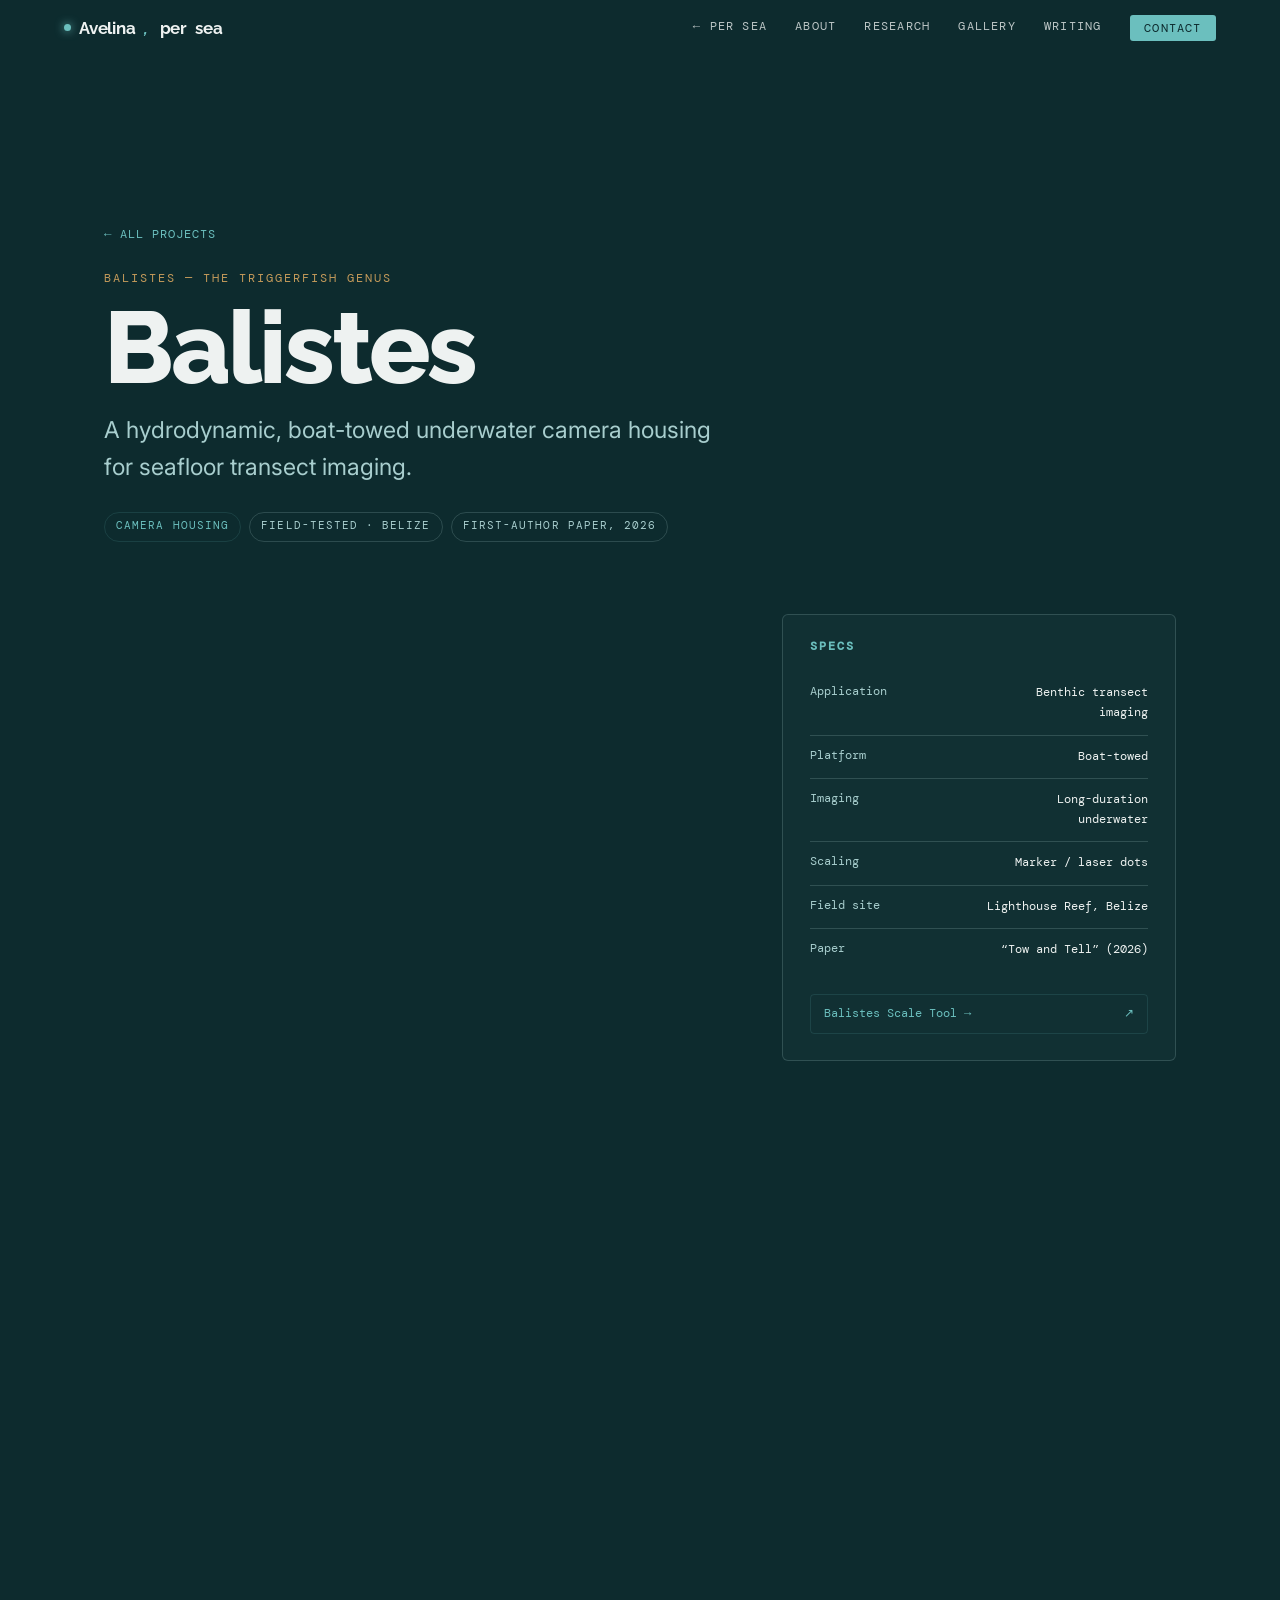
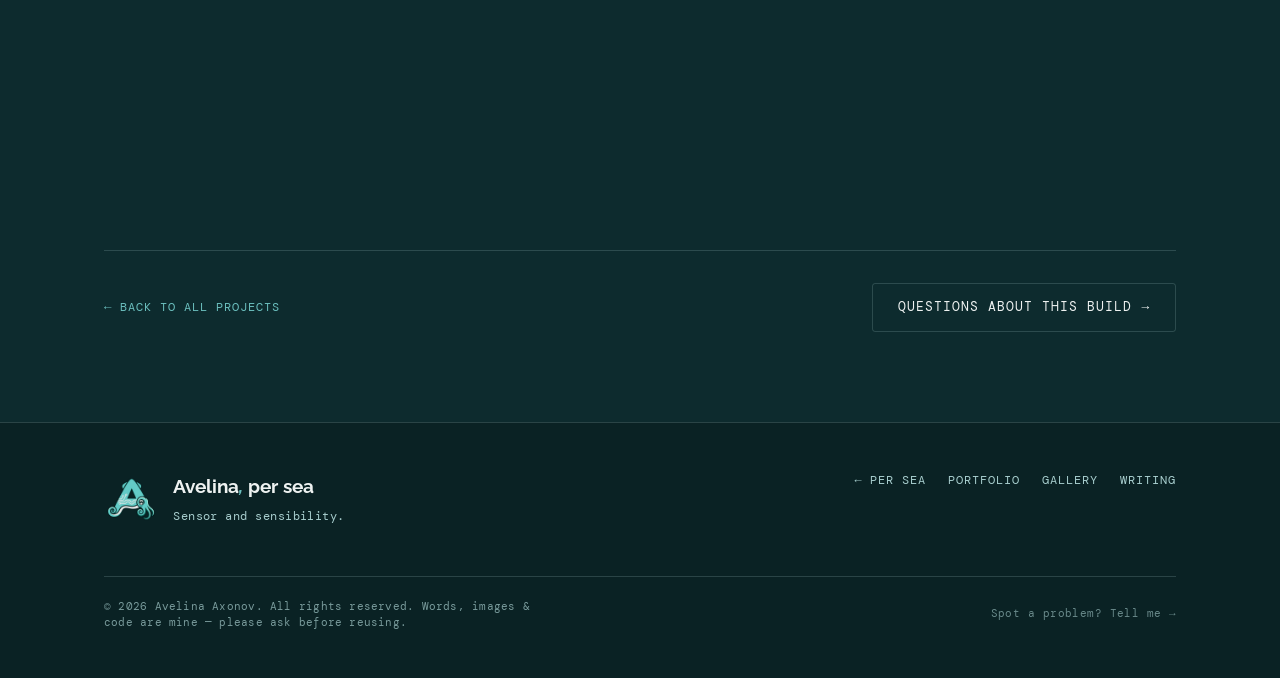
<file: project.html>
<!DOCTYPE html>
<html lang="en">
<head>
<meta charset="UTF-8" />
<meta name="viewport" content="width=device-width, initial-scale=1.0" />
<title>Project — Avelina, per sea</title>
<link rel="icon" type="image/png" href="assets/logo.png" />
<link rel="apple-touch-icon" href="assets/logo.png" />
<link rel="preconnect" href="https://fonts.googleapis.com" />
<link rel="preconnect" href="https://fonts.gstatic.com" crossorigin />
<link href="https://fonts.googleapis.com/css2?family=Raleway:wght@400;500;600;700;800&family=Inter:wght@300;400;500;600&family=DM+Mono:wght@400;500&display=swap" rel="stylesheet" />
<link rel="stylesheet" href="assets/site.css" />
<style>
.p-hero { padding-top: 130px; }
.p-hero .wrap { padding-bottom: 2.5rem; }
.p-genus { font-family: var(--font-mono); font-size: 0.78rem; letter-spacing: 0.16em; text-transform: uppercase; color: var(--amber); margin-top: 1.5rem; }
.p-title { font-family: var(--font-display); font-weight: 800; font-size: clamp(3rem, 9vw, 6.4rem); letter-spacing: -0.03em; color: var(--text-light); line-height: 0.95; margin: 0.6rem 0 1rem; }
.p-tagline { font-size: clamp(1.1rem, 2.4vw, 1.45rem); color: var(--pale); max-width: 44ch; }
.p-badges { display: flex; gap: 0.5rem; flex-wrap: wrap; margin-top: 1.6rem; }
.p-badge { font-family: var(--font-mono); font-size: 0.66rem; letter-spacing: 0.1em; text-transform: uppercase; padding: 0.35rem 0.7rem; border-radius: 100px; border: 1px solid var(--pale-dim); color: var(--pale); }
.p-badge.live { color: var(--aqua); border-color: var(--aqua-dim); }
.p-body { display: grid; grid-template-columns: 1.4fr 0.9fr; gap: clamp(2rem,5vw,4rem); align-items: start; margin-top: 1rem; }
.p-overview p { font-size: 1.05rem; color: var(--text-light); opacity: 0.9; margin-bottom: 1.2rem; max-width: 60ch; }
.p-h3 { font-family: var(--font-display); font-size: 1.3rem; color: var(--text-light); margin: 2.5rem 0 1.1rem; }
.p-list { list-style: none; }
.p-list li { position: relative; padding-left: 1.4rem; margin-bottom: 0.7rem; color: var(--text-light); opacity: 0.88; font-size: 0.98rem; }
.p-list li::before { content: "—"; position: absolute; left: 0; color: var(--aqua); }
.p-list li em { color: var(--amber); font-style: italic; }
.spec-card { border: 1px solid var(--pale-dim); border-radius: 6px; background: rgba(168,206,206,0.03); padding: 1.6rem 1.7rem; position: sticky; top: 100px; }
.spec-card h4 { font-family: var(--font-mono); font-size: 0.72rem; letter-spacing: 0.16em; text-transform: uppercase; color: var(--aqua); margin-bottom: 1.2rem; }
.spec-row { display: grid; grid-template-columns: 1fr 1fr; gap: 0.5rem; padding: 0.7rem 0; border-top: 1px solid var(--pale-dim); }
.spec-row:first-of-type { border-top: none; }
.spec-row .sk { font-family: var(--font-mono); font-size: 0.72rem; color: var(--pale); }
.spec-row .sv { font-family: var(--font-mono); font-size: 0.78rem; color: var(--text-light); text-align: right; }
.spec-links { margin-top: 1.4rem; display: flex; flex-direction: column; gap: 0.6rem; }
.spec-links a { font-family: var(--font-mono); font-size: 0.76rem; color: var(--aqua); border: 1px solid var(--aqua-dim); border-radius: 4px; padding: 0.6rem 0.8rem; display: flex; justify-content: space-between; transition: background 0.2s, border-color 0.2s; }
.spec-links a:hover { background: rgba(107,191,190,0.08); border-color: var(--aqua); }
.p-gallery { display: grid; grid-template-columns: repeat(3, 1fr); gap: 1rem; margin-top: 1.5rem; }
.p-gallery .imgframe, .p-gallery .photo-ph { aspect-ratio: 4/3; border-radius: 5px; overflow: hidden; cursor: pointer; }
.p-gallery .imgframe img { transition: transform 0.5s var(--ease-out); }
.p-gallery .imgframe:hover img { transform: scale(1.05); }
.p-figures { display: grid; gap: 1.4rem; margin-top: 1.5rem; }
.p-figure { border: 1px solid var(--pale-dim); border-radius: 7px; overflow: hidden; background: var(--deep-sea-2); cursor: pointer; transition: border-color 0.25s, transform 0.25s; }
.p-figure:hover { border-color: var(--aqua); transform: translateY(-2px); }
.p-figimg { background: #fff; }
.p-figimg img { width: 100%; display: block; }
.p-figcap { font-family: var(--font-mono); font-size: 0.74rem; line-height: 1.55; letter-spacing: 0.01em; color: var(--pale); padding: 0.75rem 1rem; }
.p-figcap b { color: var(--aqua); font-weight: 600; }
.p-pun { font-family: var(--font-display); font-style: italic; font-size: 1.4rem; color: var(--amber); opacity: 0.8; margin-top: 3rem; }
.p-foot-nav { display: flex; justify-content: space-between; align-items: center; gap: 1rem; flex-wrap: wrap; }
#pCodeWrap:not(:empty) { margin-top: 2.6rem; }
.p-code-head { display: flex; justify-content: space-between; align-items: center; gap: 1rem; flex-wrap: wrap; margin-bottom: 0.9rem; }
.p-code-actions { display: flex; gap: 0.6rem; }
.p-code-actions a, .p-code-actions button { font-family: var(--font-mono); font-size: 0.72rem; letter-spacing: 0.04em; color: var(--aqua); border: 1px solid var(--aqua-dim); border-radius: 4px; padding: 0.45rem 0.8rem; cursor: pointer; background: transparent; transition: background 0.2s, border-color 0.2s; }
.p-code-actions a:hover, .p-code-actions button:hover { background: rgba(107,191,190,0.08); border-color: var(--aqua); }
.p-codebox { border: 1px solid var(--pale-dim); border-radius: 8px; background: #081d1f; max-height: 560px; overflow: auto; }
.p-codebox pre { margin: 0; padding: 1.3rem 1.5rem; font-family: var(--font-mono); font-size: 0.76rem; line-height: 1.65; color: #cfe3e1; white-space: pre; tab-size: 4; }
.p-code-meta { font-family: var(--font-mono); font-size: 0.7rem; color: var(--pale); margin-top: 0.7rem; letter-spacing: 0.04em; }
.p-paper { margin-top: 2.4rem; border: 1px solid var(--aqua-dim); border-left: 3px solid var(--aqua); border-radius: 6px; background: rgba(107,191,190,0.05); padding: 1.3rem 1.5rem; display: flex; flex-wrap: wrap; align-items: center; gap: 0.9rem 1.4rem; justify-content: space-between; }
.p-paper p { font-size: 0.98rem; color: var(--text-light); opacity: 0.92; margin: 0; max-width: 48ch; }
.p-paper .pp-status { font-family: var(--font-mono); font-size: 0.68rem; letter-spacing: 0.06em; color: var(--amber); margin-top: 0.4rem; }
@media (max-width: 880px) { .p-body { grid-template-columns: 1fr; } .spec-card { position: static; } .p-gallery { grid-template-columns: repeat(2,1fr); } }
</style>
</head>
<body>

<nav class="nav scrolled">
  <a href="index.html" class="nav-logo"><span class="dot"></span>Avelina<span class="comma">,</span>&nbsp;per <span class="suffix">sea</span></a>
  <div class="nav-links">
    <a href="index.html">← Per Sea</a>
    <a href="index.html#about">About</a>
    <a href="index.html#research">Research</a>
    <a href="index.html#gallery">Gallery</a>
    <a href="index.html#writing">Writing</a>
    <a href="index.html#contact" class="cv">Contact</a>
  </div>
  <button class="nav-toggle" aria-label="Menu"><span></span><span></span><span></span></button>
</nav>

<header class="p-hero bg-dark">
  <div class="wrap">
    <a href="portfolio.html" class="backlink">← all projects</a>
    <div class="p-genus" id="pGenus"></div>
    <h1 class="p-title" id="pTitle"></h1>
    <p class="p-tagline" id="pTagline"></p>
    <div class="p-badges" id="pBadges"></div>
  </div>
</header>

<section class="bg-dark" style="padding-top:0;">
  <div class="wrap" style="padding-top:1rem;">
    <div class="p-body">
      <div class="p-overview" data-reveal="up">
        <div id="pOverview"></div>
        <h3 class="p-h3" id="pHighlightsTitle" style="display:none;">Highlights</h3>
        <ul class="p-list" id="pHighlights"></ul>
        <h3 class="p-h3" id="pFiguresTitle" style="display:none;">Figures</h3>
        <div class="p-figures" id="pFigures"></div>
        <h3 class="p-h3" id="pDocTitle">Documentation</h3>
        <div class="p-gallery" id="pGallery"></div>
        <div id="pPaper"></div>
        <div id="pCodeWrap"></div>
        <div class="p-pun" id="pPun"></div>
      </div>
      <aside data-reveal="left">
        <div class="spec-card">
          <h4>Specs</h4>
          <div id="pSpecs"></div>
          <div class="spec-links" id="pLinks"></div>
        </div>
      </aside>
    </div>

    <div style="margin-top:5rem; padding-top:2rem; border-top:1px solid var(--pale-dim);" class="p-foot-nav">
      <a href="portfolio.html" class="backlink">← back to all projects</a>
      <a href="index.html#contact" class="btn btn-ghost">Questions about this build →</a>
    </div>
  </div>
</section>

<footer class="site-foot">
  <div class="wrap">
    <div class="foot-brand-row">
      <img loading="lazy" decoding="async" class="foot-logo" src="assets/logo.png" alt="Avelina, per sea logo" />
      <div>
        <div class="foot-brand">Avelina<span class="comma">,</span> per sea</div>
        <div class="foot-tag">Sensor and sensibility.</div>
      </div>
    </div>
    <nav class="foot-nav">
      <a href="index.html">← Per Sea</a>
      <a href="portfolio.html">Portfolio</a>
      <a href="gallery.html">Gallery</a>
      <a href="writer.html">Writing</a>
    </nav>
  </div>
</footer>

<script src="assets/site.js"></script>
<script src="assets/game.js"></script>
<script>
var PROJECTS = {
  "balistes": {
    genus: "Balistes — the triggerfish genus",
    title: "Balistes",
    tagline: "A hydrodynamic, boat-towed underwater camera housing for seafloor transect imaging.",
    badges: [["Camera housing","live"],["Field-tested · Belize",""],["First-author paper, 2026",""]],
    overview: [
      "Balistes is a custom underwater camera housing designed to be towed behind a boat, holding cameras steady and level while capturing continuous imagery of the seafloor along ecological transects.",
      "I designed and fabricated the housing, evaluated candidate camera systems through signal-to-noise and contrast testing for long-duration underwater imaging, and deployed and field-tested the rig at Lighthouse Reef Atoll, Belize. A next-generation modular version is in progress to improve manufacturability."
    ],
    highlights: [
      "Hydrodynamic tow body — tracks straight and stable behind a moving boat",
      "Camera systems evaluated via signal-to-noise and contrast testing for long-duration imaging",
      "Orange scale markers in frame enable photogrammetric scaling of benthic photos",
      "Deployed and field-tested at Lighthouse Reef Atoll, Belize",
      "Next-generation modular housing in development for manufacturability",
      "Subject of the forthcoming first-author paper <em>\u201CTow and Tell\u201D</em> (summer 2026)"
    ],
    specs: [["Application","Benthic transect imaging"],["Platform","Boat-towed"],["Imaging","Long-duration underwater"],["Scaling","Marker / laser dots"],["Field site","Lighthouse Reef, Belize"],["Paper","\u201CTow and Tell\u201D (2026)"]],
    media: [
      {src:"assets/img/reef-wide.jpg", cap:"Transect view — housing markers in frame"},
      {src:"assets/img/diver-h.jpg", cap:"Deployment at depth"},
      {ph:"[ PHOTO ] housing assembly"}
    ],
    links: [["Balistes Scale Tool →","project.html?p=balistes-scale"]],
    paper: { text: "The camera-housing system is the subject of my forthcoming first-author paper, “Tow and Tell.” To learn more about the build and its applications, read the paper.", status: "Forthcoming — summer 2026" },
    pun: "Tow and tell."
  },
  "holothuria": {
    genus: "Holothuria — the sea cucumber genus",
    title: "Holothuria",
    tagline: "A waterproof, PCB-based depth sensor and data recorder, deployed in Belize.",
    badges: [["Depth sensor · PCB","live"],["Deployed · Belize",""]],
    overview: [
      "Holothuria is a waterproof depth sensor and data recorder built around a custom PCB. Like its namesake on the seafloor, it sits quietly and records — logging depth and pressure data through long underwater deployments.",
      "I designed the PCB and the waterproof housing, and deployed the unit during reef fieldwork at Lighthouse Reef Atoll, Belize."
    ],
    highlights: [
      "Custom PCB for pressure and depth data logging",
      "Fully waterproof housing for extended submersion",
      "Field-deployed alongside the Balistes camera transects in Belize",
      "Part of a growing modular instrumentation family"
    ],
    specs: [["Function","Depth & pressure logging"],["Build","Custom PCB"],["Sealing","Waterproof housing"],["Deployment","Lighthouse Reef, Belize"],["Family","Reef instrumentation"]],
    media: [{ph:"[ PHOTO ] Holothuria PCB"},{ph:"[ PHOTO ] waterproof housing"},{ph:"[ PHOTO ] deployment"}],
    links: [["Underwater Instrumentation →","index.html#research"]],
    paper: { text: "To learn more about its assembly and applications, read the paper — the build and deployment are written up there in full.", status: "Forthcoming — paper in progress" },
    pun: ""
  },
  "thermopod": {
    genus: "Thermopod — heat + capsule",
    title: "Thermopod",
    tagline: "A heat-resistant capsule for drone-deployed wildfire data collection.",
    badges: [["Thermal · Drone payload","live"]],
    overview: ["Thermopod is a heat-resistant capsule housing an Arduino PCB, thermocouple sensors, and a datalogger — built to be carried by drone and dropped into hot zones to collect wildfire temperature data."],
    highlights: ["Heat-resistant capsule design","Arduino PCB with thermocouple sensors","Onboard datalogging","Built for drone deployment"],
    specs: [["Application","Wildfire data collection"],["Sensors","Thermocouples"],["Controller","Arduino PCB"],["Delivery","Drone-deployed"]],
    media: [{ph:"[ PHOTO ] capsule"},{ph:"[ PHOTO ] PCB"},{ph:"[ PHOTO ] field test"}],
    links: [],
    pun: ""
  },
  "winchcraft": {
    genus: "Senior Capstone — team Winchcraft",
    title: "Clark-5T (Winchcraft)",
    tagline: "Our senior capstone drone winch system. I led the team.",
    badges: [["Capstone · Mechatronics","live"],["Team lead",""]],
    overview: ["Clark-5T is our senior capstone — a drone-mounted winch system, designed and built by a team I led under the name <em>Winchcraft</em>.","A fuller write-up, adapted from our capstone report, is planned for this page."],
    highlights: ["Drone-mounted powered winch","Senior capstone project","Led the design team","<em>[Owner: add mechanism + payload details]</em>"],
    specs: [["Project","Clark-5T"],["Team","Winchcraft"],["Role","Team lead"],["Course","Senior capstone"]],
    media: [{ph:"[ PHOTO ] winch assembly"},{ph:"[ PHOTO ] drone integration"},{ph:"[ PHOTO ] test"}],
    links: [],
    pun: ""
  },
  "saturn": {
    genus: "Saturn",
    title: "Saturn",
    tagline: "Pressure sensor PCB board.",
    badges: [["Pressure sensor PCB","live"]],
    overview: ["<em>[Owner to add description — 2–4 sentences on what Saturn does, where it's used, and what makes the board notable.]</em>"],
    highlights: ["Pressure sensor PCB","<em>[Owner: add highlights]</em>"],
    specs: [["Type","Pressure sensor PCB"],["Status","[Owner to add]"]],
    media: [{ph:"[ PHOTO ] Saturn board"},{ph:"[ PHOTO ]"},{ph:"[ PHOTO ]"}],
    links: [],
    pun: ""
  },
  "crepusculum": {
    genus: "Crepusculum — Latin for twilight",
    title: "Crepusculum",
    tagline: "Twilight on the reef — a crepuscular fish-activity study at Lighthouse Reef Atoll, Belize.",
    badges: [["Independent study","live"],["ENV 391 · Belize",""],["Field study · 2026",""]],
    overview: [
      "Crepusculum is an independent field study — ENV 391, run alongside the BIO 311 coral-reef ecology expedition — of <b>crepuscular</b> fish activity: the brief windows around dawn and dusk when a reef's daytime and nighttime communities overlap. The name is the Latin word for twilight. I deployed a stationary underwater camera on a patch reef at Half Moon Caye, Lighthouse Reef Atoll, Belize, at roughly 1.5&nbsp;m depth, across a pre-dawn and a pre-dusk session on the same day.",
      "Twelve hours apart, the same reef read as two different places. At dusk, fish were present in <em>every single sampled minute</em> — 1,243 observations across 37 species, led by schoolmaster snapper, blue tang, and sergeant major. Before dawn, the same patch produced just 166 observations across four confirmed species, almost entirely nocturnal squirrelfish and crepuscular French grunt. It is a clean case of diel niche partitioning: one structure serving different communities by the hour.",
      "Dusk was sampled one photograph per minute; the pre-dawn session was logged from about 1.5 hours of continuous low-light video, reviewed frame by frame in near-total darkness — so every pre-dawn count is a minimum estimate. From the tallies I derived occurrence probability, mean count per minute, species richness, and Shannon diversity (H\u2032). A reef that sustains both a working day shift and a working night shift has the structural complexity to support full 24-hour cycling — exactly what a daytime-only biodiversity survey would miss."
    ],
    highlights: [
      "Stationary underwater camera on a patch reef at ~1.5 m, Half Moon Caye, Belize",
      "Two crepuscular sessions on one day — pre-dawn (~5\u20137 AM) and pre-dusk (~4\u20136 PM)",
      "1,243 fish / 37 species at dusk against 166 fish / 4 species before dawn — a 7.5\u00d7 gap",
      "Dusk reef held continuous fish presence in every sampled minute (P = 1.0)",
      "Near-complete community turnover between sessions — diel niche partitioning across trophic roles",
      "Metrics derived: occurrence probability, mean count, richness, and Shannon H\u2032",
      "Behavioral notes — a squid hunting silversides at dawn, a barracuda shadowing a snapper school at dusk, rainbow parrotfish crossing the lens"
    ],
    specs: [["Type","Independent study"],["Course","ENV 391-SA"],["Site","Half Moon Caye, Belize"],["Depth","~1.5 m"],["Sessions","Pre-dawn & pre-dusk"],["Date","March 14, 2026"],["Supervisor","Dr. Miles Silman"]],
    figures: [
      {src:"assets/img/crep/totals.png", cap:"Observed totals \u2014 166 fish across 4 species before dawn vs 1,243 across 37 species at dusk."},
      {src:"assets/img/crep/per-minute.png", cap:"Total fish per minute. The dusk session peaked at 51 fish in a single minute; pre-dawn counts rarely cleared 8. Note the different y-axis scales."},
      {src:"assets/img/crep/presence.png", cap:"Smoothed probability of fish presence on a shared time axis. Dusk holds near 1.0 throughout; pre-dawn dips in the darkest window, then climbs toward sunrise."},
      {src:"assets/img/crep/composition.png", cap:"Proportional species composition. Two species carry the pre-dawn reef; the dusk reef spreads across 37."},
      {src:"assets/img/crep/functional.png", cap:"Functional / trophic groups. Pre-dawn is almost all nocturnal predators and crepuscular foragers; dusk spans herbivores, piscivores, planktivores and invertivores."},
      {src:"assets/img/crep/richness.png", cap:"Species richness per minute \u2014 a dusk mean of 3.9 against a pre-dawn mean of 0.77."},
      {src:"assets/img/crep/metrics.png", cap:"Rate and diversity metrics \u2014 occurrence probability, mean count, richness and Shannon H\u2032 \u2014 all higher at dusk."}
    ],
    media: [],
    links: [["Balistes housing \u2192","project.html?p=balistes"]],
    pun: "Twilight on the reef."
  },
  "plant-system": {
    genus: "Self-Watering Plant System",
    title: "Self-Watering Plant System",
    tagline: "Sensor-driven closed-loop irrigation. EGR 311 final project.",
    badges: [["Closed-loop control","live"]],
    overview: ["A closed-loop feedback system that senses soil conditions and automatically irrigates — built as the EGR 311 final project. Sensors in, pump out, no thirsty plants."],
    highlights: ["Soil-moisture sensing","Closed-loop feedback control","Automated pump actuation","EGR 311 final project"],
    specs: [["Type","Closed-loop control"],["Course","EGR 311"],["Control","Feedback loop"]],
    media: [{ph:"[ PHOTO ] build"},{ph:"[ PHOTO ] wiring"},{ph:"[ PHOTO ] plant"}],
    links: [],
    pun: ""
  },
  "balistes-scale": {
    genus: "MATLAB · Image analysis",
    title: "Balistes Scale Tool",
    tagline: "Automated laser-dot scaling for benthic transect photos.",
    badges: [["MATLAB","live"],["Companion to Balistes",""]],
    overview: ["A MATLAB app that automatically detects laser/marker dots in benthic transect photos from the Balistes housing and uses them to scale the images — turning raw reef photos into measurable data."],
    highlights: ["Automated laser-dot detection","Photogrammetric scaling of benthic images","Built to process Balistes camera output","Speeds up reef survey analysis"],
    specs: [["Language","MATLAB"],["Function","Image scaling"],["Pairs with","Balistes housing"]],
    media: [{src:"assets/img/reef-05.jpg", cap:"Benthic transect image"},{ph:"[ SCREENSHOT ] app UI"},{ph:"[ SCREENSHOT ] detection"}],
    links: [["Balistes housing →","project.html?p=balistes"],["Source on GitHub","https://github.com/avelaxonov"]],
    code: "assets/code/balistes_scaleTool.m",
    pun: ""
  },
  "species-counter": {
    genus: "MATLAB · GUI (uifigure)",
    title: "Species Counter",
    tagline: "Photo-annotation tool for counting species in reef survey images. Exports CSV.",
    badges: [["MATLAB · GUI","live"]],
    overview: ["A MATLAB GUI app (uifigure) for annotating reef survey photographs — tag and count species across images, then export the tallies to CSV for analysis."],
    highlights: ["Point-and-click species annotation","Running per-species counts","CSV export for downstream analysis","Built for reef survey workflows"],
    specs: [["Language","MATLAB"],["UI","uifigure GUI"],["Output","CSV"]],
    media: [{src:"assets/img/reef-faces.jpg", cap:"Survey image to annotate"},{ph:"[ SCREENSHOT ] app UI"},{ph:"[ SCREENSHOT ] CSV"}],
    links: [["Source on GitHub","https://github.com/avelaxonov"]],
    code: "assets/code/species_count.m",
    pun: ""
  },
  "wordle": {
    genus: "MATLAB · GUI (uifigure)",
    title: "Wordle v2 — GUI",
    tagline: "A fully functional Wordle — colored tiles, virtual keyboard, multiplayer, and stats.",
    badges: [["MATLAB · Game","live"]],
    overview: ["A complete Wordle clone built as a MATLAB GUI (uifigure): colored tile grid, on-screen virtual keyboard, a multiplayer mode, and tracked statistics. Type on the keyboard or click the on-screen keys; Enter submits, Backspace deletes."],
    highlights: ["Colored tile feedback grid","Virtual on-screen keyboard (keys recolor as you play)","Multiplayer mode — Player 1 sets the word","Hint, New Game, and a stats distribution","Curated 700+ word list"],
    specs: [["Language","MATLAB"],["UI","uifigure GUI"],["Modes","Single & multiplayer"]],
    media: [{ph:"[ SCREENSHOT ] tile grid"},{ph:"[ SCREENSHOT ] keyboard"},{ph:"[ SCREENSHOT ] stats"}],
    links: [["The console version →","project.html?p=wordle-simple"],["Source on GitHub","https://github.com/avelaxonov"]],
    code: "assets/code/AvelinasWordle_v2.m",
    pun: ""
  },
  "wordle-simple": {
    genus: "MATLAB · Console",
    title: "Wordle — Console",
    tagline: "The original command-line Wordle, built for EGR 216.",
    badges: [["MATLAB · Game","live"]],
    overview: ["The first version of the game — a text-based MATLAB Wordle played in the console. A symbolic feedback legend (+ correct spot, * wrong spot, - absent), a one-time hint, single and multiplayer modes, and a color-coded attempts leaderboard after each round."],
    highlights: ["Symbolic feedback legend (+ / * / -)","Single-player random word or multiplayer set word","One-time HINT and QUIT commands","Color-coded attempts leaderboard (clean / hint / missed)","250+ word list, de-duplicated at runtime"],
    specs: [["Language","MATLAB"],["UI","Console"],["Course","EGR 216 final"]],
    media: [{ph:"[ SCREENSHOT ] console play"},{ph:"[ SCREENSHOT ] leaderboard"}],
    links: [["The GUI version →","project.html?p=wordle"],["Source on GitHub","https://github.com/avelaxonov"]],
    code: "assets/code/AvelinasWordle_simple.m",
    pun: ""
  },
  "slavic-trivia": {
    genus: "MATLAB",
    title: "Slavic Folklore Trivia",
    tagline: "A 15-question interactive trivia on Russian and Slavic folklore.",
    badges: [["MATLAB · Trivia","live"]],
    overview: ["An interactive 15-question trivia game in MATLAB on Russian and Slavic folklore — Rusalka, Koschei, Baba Yaga, the Firebird, and more — where the engineering meets the heritage. Scored at the end, with a tiered result."],
    highlights: ["15-question interactive quiz","Russian & Slavic folklore theme","Scored playthrough with tiered results"],
    specs: [["Language","MATLAB"],["Length","15 questions"],["Theme","Slavic folklore"]],
    media: [{ph:"[ SCREENSHOT ]"},{ph:"[ SCREENSHOT ]"},{ph:"[ SCREENSHOT ]"}],
    links: [["Source on GitHub","https://github.com/avelaxonov"]],
    code: "assets/code/AvelinasFolkloreTrivia.m",
    pun: ""
  }
};

(function () {
  function qp(name) { return new URLSearchParams(location.search).get(name); }
  var slug = qp('p') || 'balistes';
  var d = PROJECTS[slug] || PROJECTS['balistes'];
  document.title = d.title + " — Avelina, per sea";
  document.getElementById('pGenus').textContent = d.genus;
  document.getElementById('pTitle').textContent = d.title;
  document.getElementById('pTagline').textContent = d.tagline;

  document.getElementById('pBadges').innerHTML = d.badges.map(function (b) {
    return '<span class="p-badge ' + (b[1] || '') + '">' + b[0] + '</span>';
  }).join('');

  document.getElementById('pOverview').innerHTML = d.overview.map(function (p) { return '<p>' + p + '</p>'; }).join('');

  if (d.highlights && d.highlights.length) {
    document.getElementById('pHighlightsTitle').style.display = 'block';
    document.getElementById('pHighlights').innerHTML = d.highlights.map(function (h) { return '<li>' + h + '</li>'; }).join('');
  }

  document.getElementById('pSpecs').innerHTML = d.specs.map(function (s) {
    return '<div class="spec-row"><span class="sk">' + s[0] + '</span><span class="sv">' + s[1] + '</span></div>';
  }).join('');

  var linksEl = document.getElementById('pLinks');
  if (d.links && d.links.length) {
    linksEl.innerHTML = d.links.map(function (l) {
      var ext = /^https?:/.test(l[1]) ? ' target="_blank" rel="noopener"' : '';
      return '<a href="' + l[1] + '"' + ext + '>' + l[0] + '<span>↗</span></a>';
    }).join('');
  }

  // figures (analytical charts shown full-width with captions, e.g. Crepusculum)
  if (d.figures && d.figures.length) {
    document.getElementById('pFiguresTitle').style.display = 'block';
    document.getElementById('pFigures').innerHTML = d.figures.map(function (f, i) {
      var cap = (f.cap || '').replace(/"/g, '&quot;');
      return '<figure class="p-figure" data-lightbox="' + f.src + '" data-caption="' + cap + '">' +
        '<div class="p-figimg"><img loading="lazy" decoding="async" src="' + f.src + '" alt="' + cap + '"></div>' +
        '<figcaption class="p-figcap"><b>Fig ' + (i + 1) + '.</b> ' + (f.cap || '') + '</figcaption></figure>';
    }).join('');
  }

  // documentation gallery (photos / screenshots) — hidden for projects that have none
  if (d.media && d.media.length) {
    document.getElementById('pGallery').innerHTML = d.media.map(function (m) {
      if (m.src) return '<div class="imgframe" data-lightbox="' + m.src + '" data-caption="' + (m.cap || '') + '"><img loading="lazy" decoding="async" src="' + m.src + '" alt="' + (m.cap || '') + '"></div>';
      return '<div class="photo-ph"><span class="ph-label">' + m.ph + '</span></div>';
    }).join('');
  } else {
    document.getElementById('pDocTitle').style.display = 'none';
    document.getElementById('pGallery').style.display = 'none';
  }

  document.getElementById('pPun').textContent = d.pun || '';

  // paper CTA (e.g. Holothuria, Balistes) — link when published, placeholder until then
  var paperWrap = document.getElementById('pPaper');
  if (d.paper && paperWrap) {
    var btn = d.paper.href
      ? '<a class="btn btn-solid" href="' + d.paper.href + '" target="_blank" rel="noopener">Read the paper \u2192</a>'
      : '<span class="btn btn-ghost" style="cursor:default; opacity:0.7;" title="Link will go live once the paper is published">Read the paper \u2192</span>';
    paperWrap.innerHTML = '<div class="p-paper"><div><p>' + d.paper.text + '</p>' +
      (d.paper.status ? '<div class="pp-status">' + d.paper.status + '</div>' : '') + '</div>' + btn + '</div>';
  }

  // source code viewer (MATLAB tools)
  var codeWrap = document.getElementById('pCodeWrap');
  if (d.code) {
    var fname = d.code.split('/').pop();
    codeWrap.innerHTML =
      '<div class="p-code-head"><h3 class="p-h3" style="margin:0;">Source code</h3>' +
      '<div class="p-code-actions"><button type="button" id="pCodeCopy">Copy</button>' +
      '<a href="' + d.code + '" download>Download .m</a></div></div>' +
      '<div class="p-codebox"><pre id="pCodePre">Loading ' + fname + '\u2026</pre></div>' +
      '<div class="p-code-meta" id="pCodeMeta"></div>';
    var pre = document.getElementById('pCodePre');
    fetch(d.code).then(function (r) { if (!r.ok) throw 0; return r.text(); }).then(function (t) {
      pre.textContent = t;
      document.getElementById('pCodeMeta').textContent = fname + '  \u00b7  ' + t.split('\n').length + ' lines  \u00b7  MATLAB';
    }).catch(function () {
      pre.textContent = 'Could not load the source in this view. Use \u201CDownload .m\u201D to open the full file.';
    });
    var copyBtn = document.getElementById('pCodeCopy');
    if (copyBtn) copyBtn.addEventListener('click', function () {
      if (navigator.clipboard) navigator.clipboard.writeText(pre.textContent);
      copyBtn.textContent = 'Copied \u2713';
      setTimeout(function () { copyBtn.textContent = 'Copy'; }, 1500);
    });
  }

  // re-init lightbox for the freshly injected gallery
  if (window.__perSeaInitLightbox) window.__perSeaInitLightbox();
})();
</script>
</body>
</html>
</file>
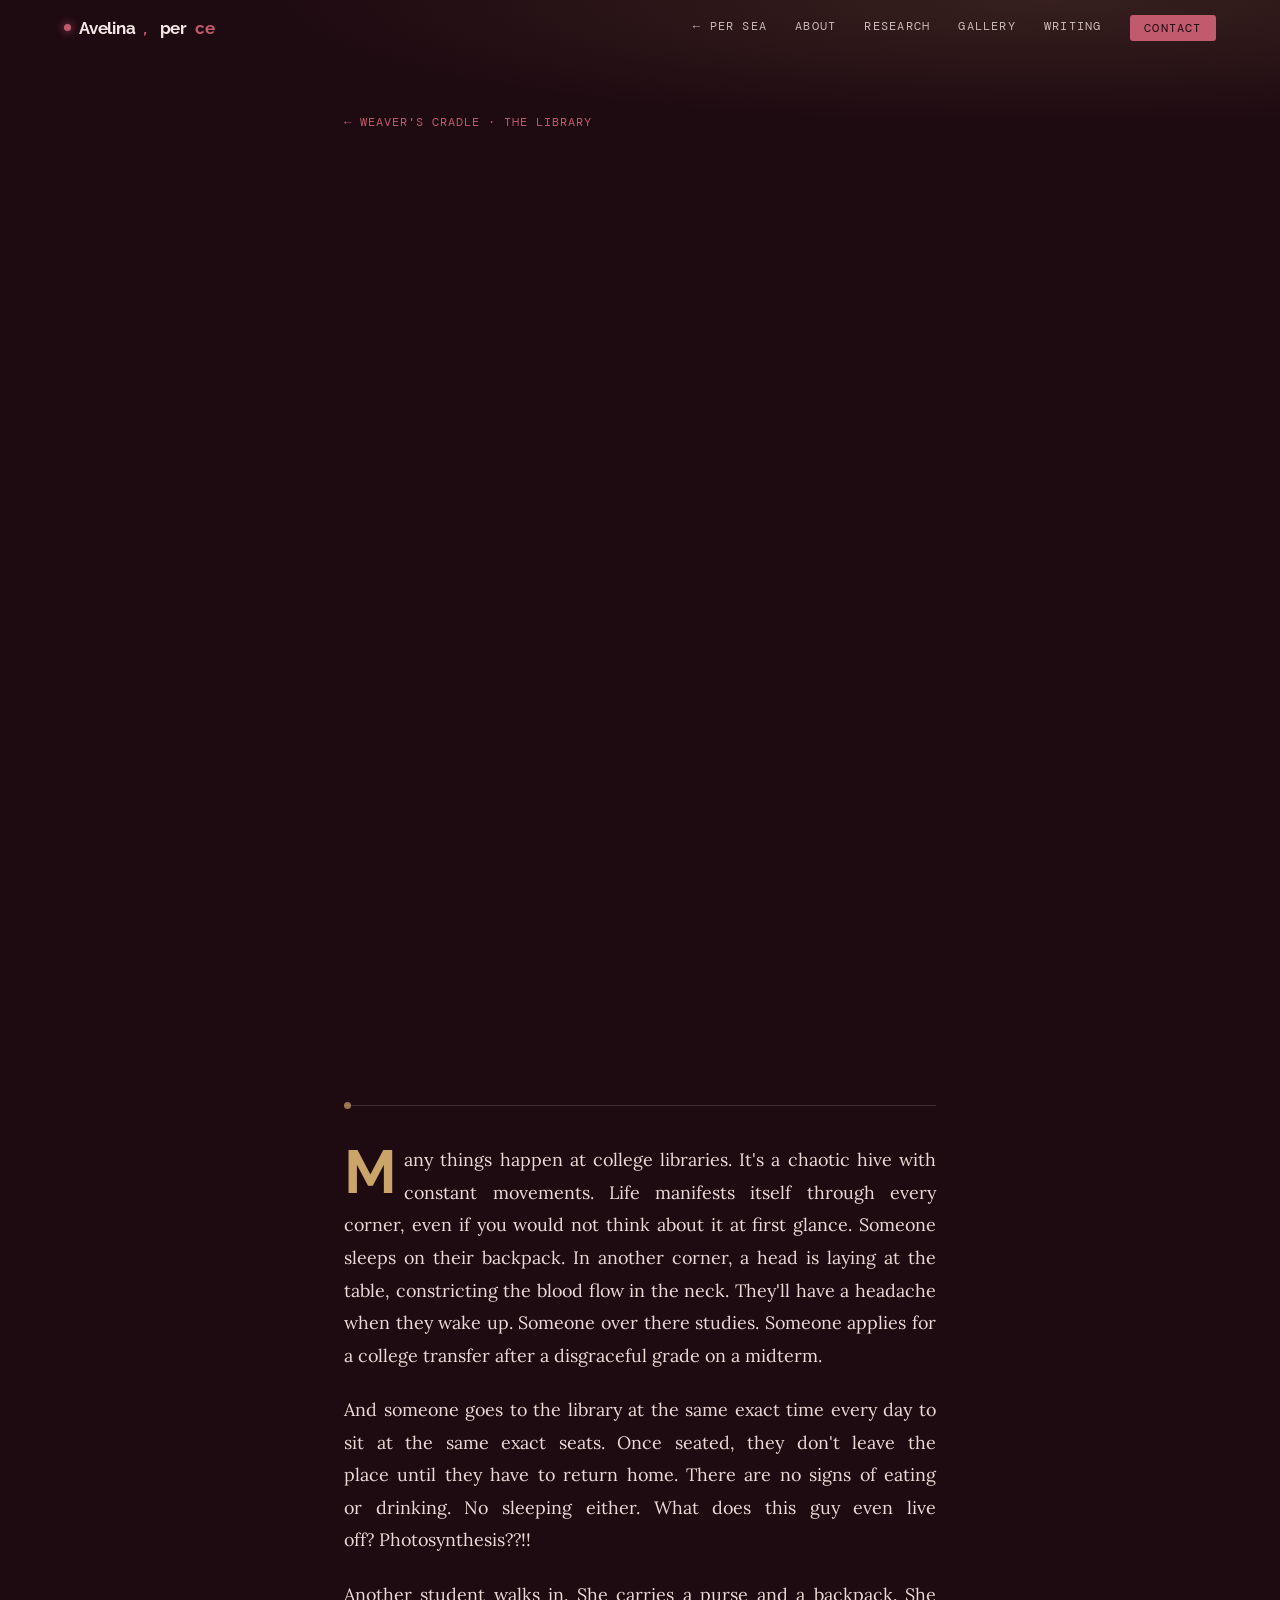
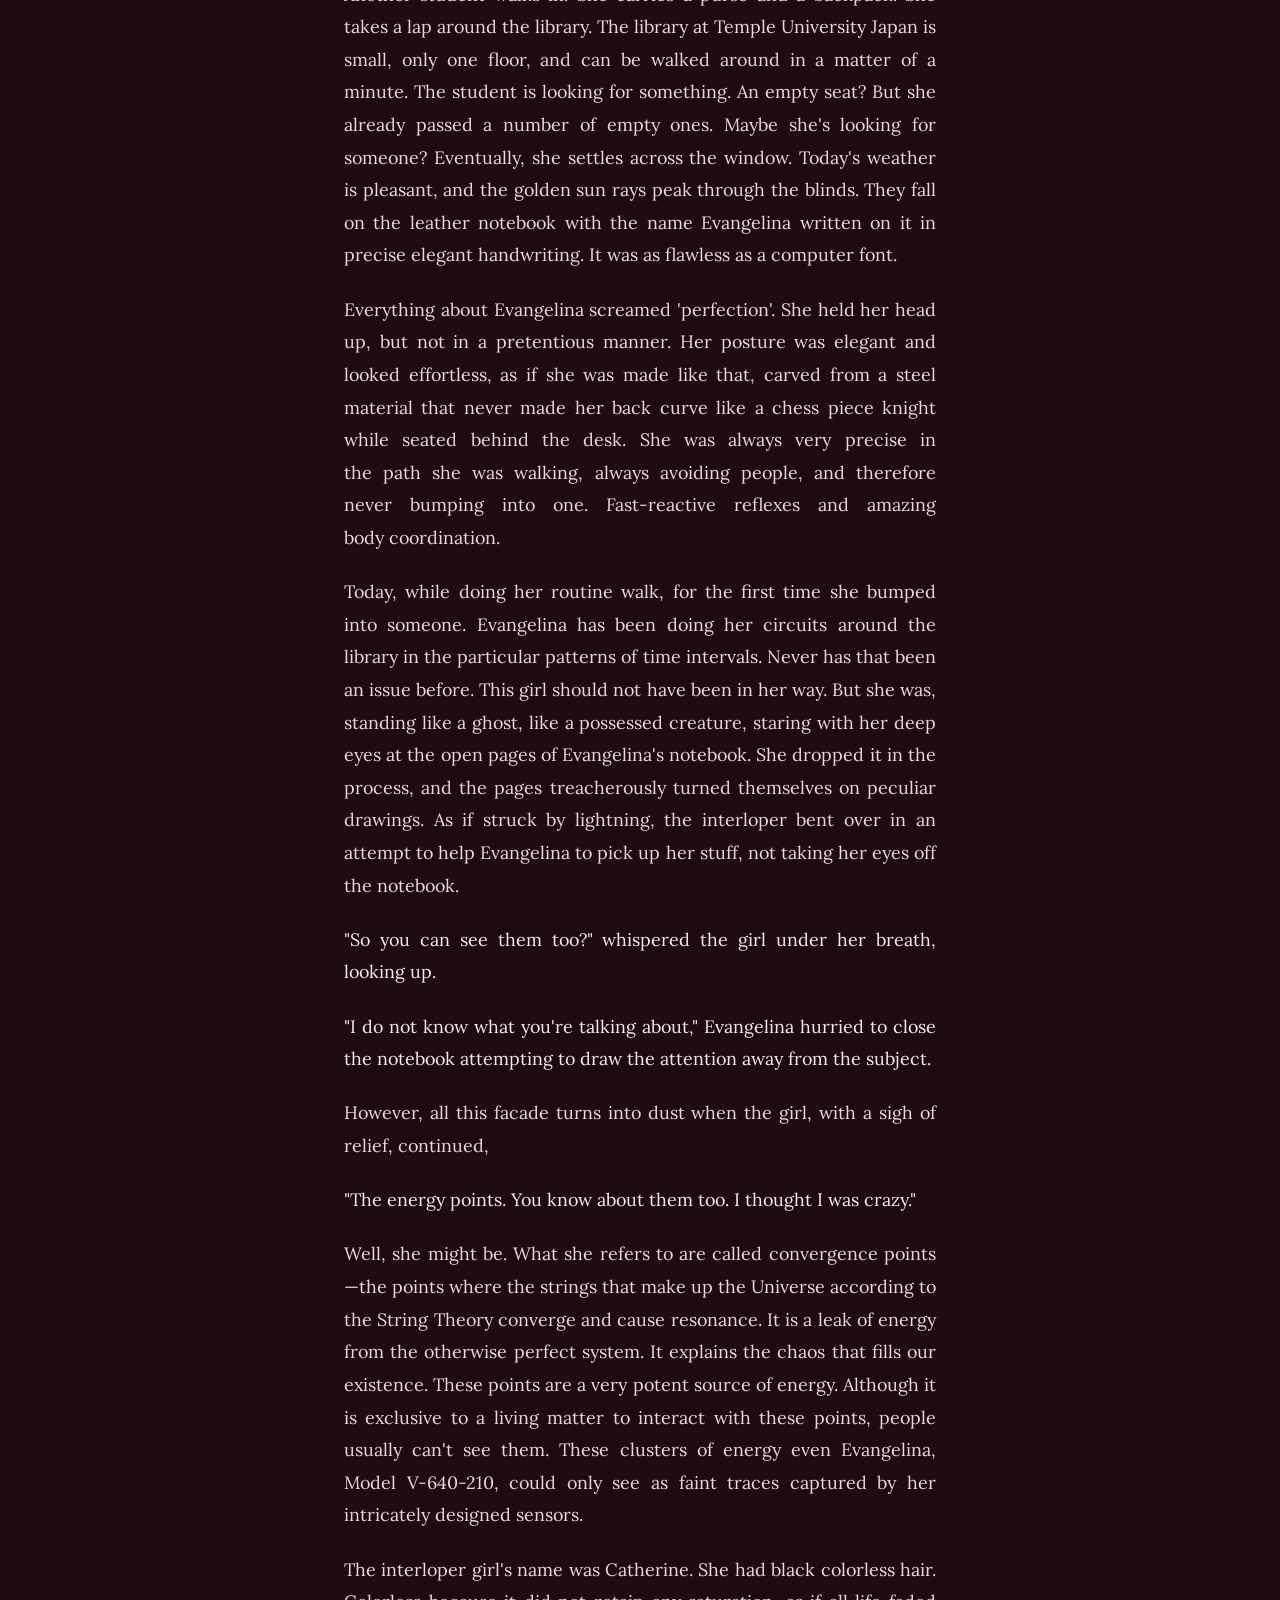
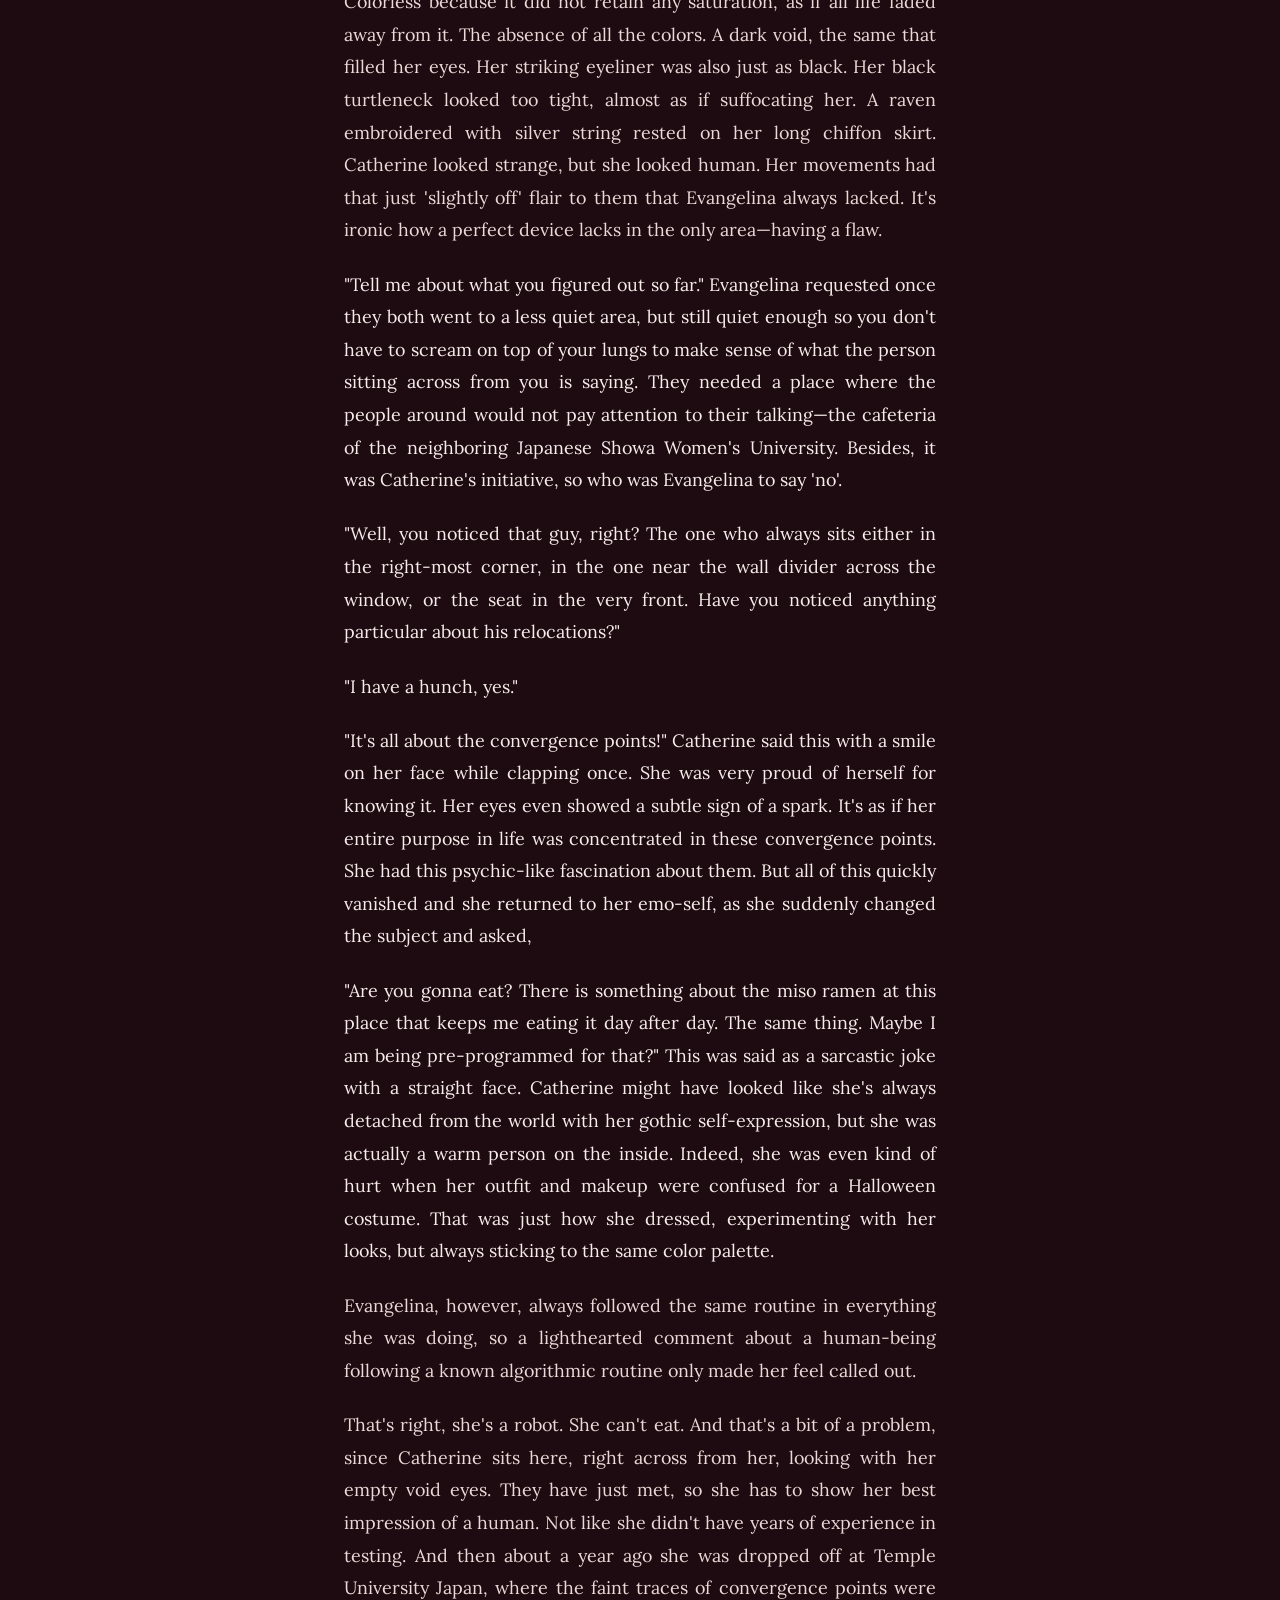
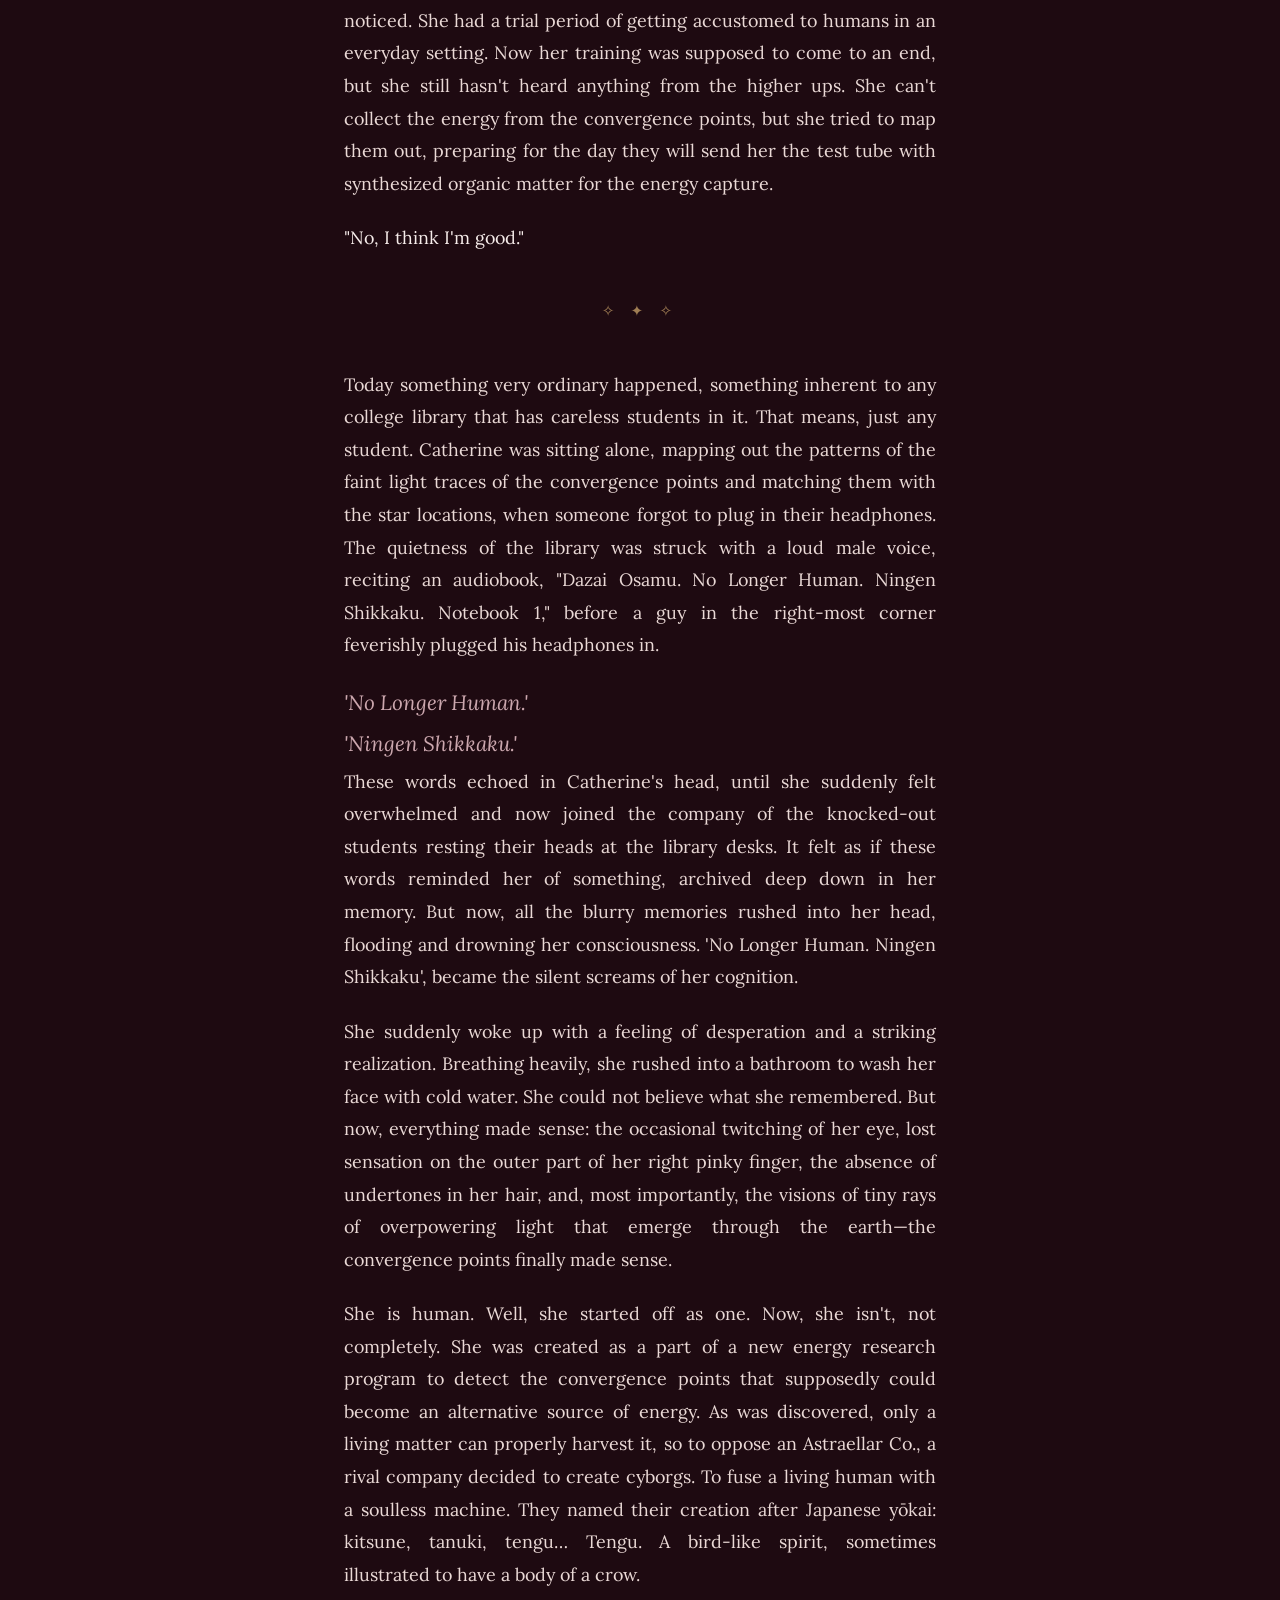
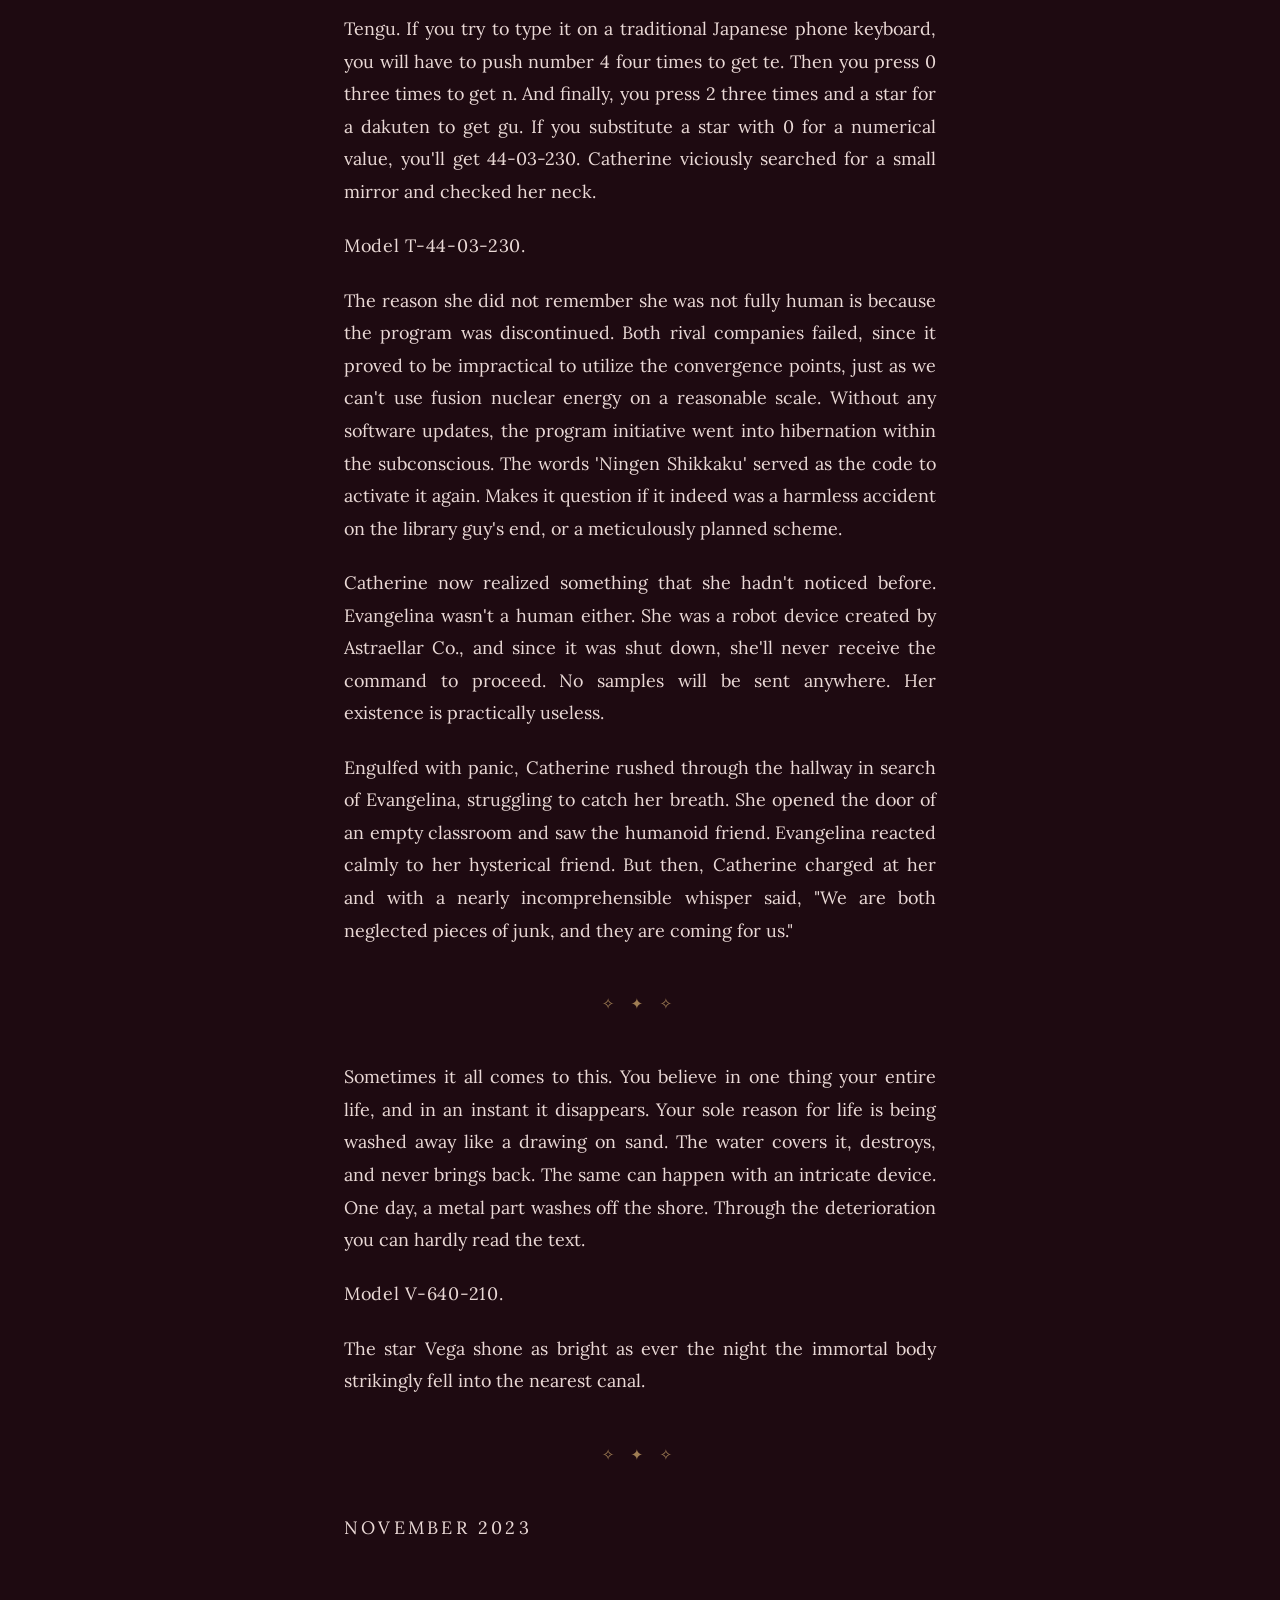
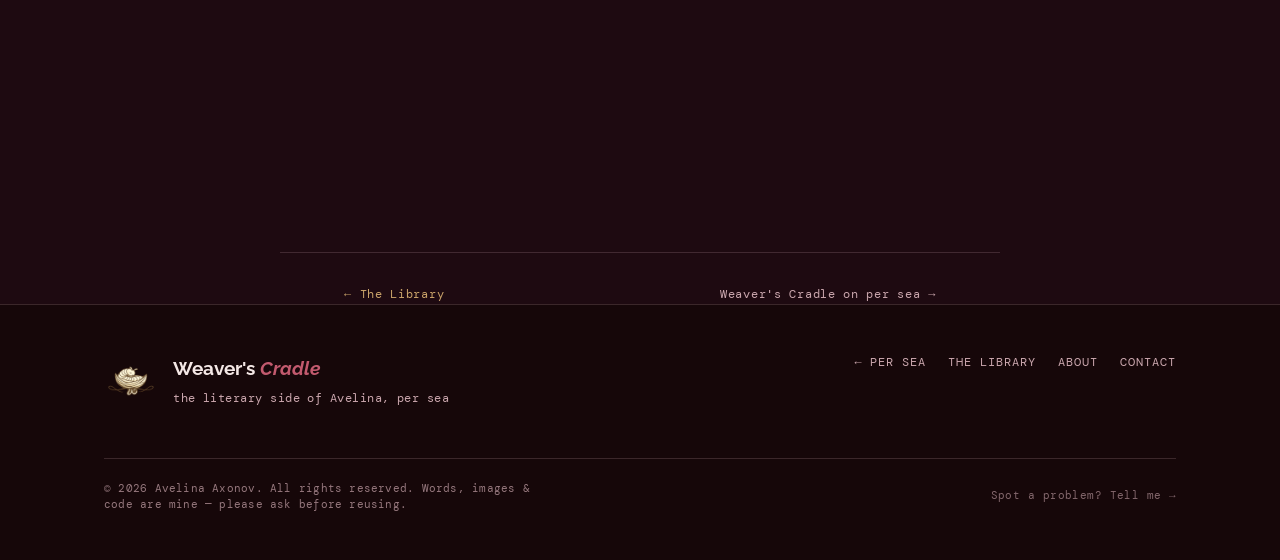
<file: story.html>
<!DOCTYPE html>
<html lang="en">
<head>
<meta charset="UTF-8" />
<meta name="viewport" content="width=device-width, initial-scale=1.0" />
<title>A Bird and A Star — Weaver's Cradle · Avelina, per sea</title>
<meta name="description" content="A Bird and A Star — a science-fiction short story by Avelina Axonov. Space Club Pick Award, Temple University Japan." />
<link rel="icon" type="image/png" href="assets/img/silkworm-mark.png" />
<link rel="apple-touch-icon" href="assets/img/silkworm-mark.png" />
<link rel="preconnect" href="https://fonts.googleapis.com" />
<link rel="preconnect" href="https://fonts.gstatic.com" crossorigin />
<link href="https://fonts.googleapis.com/css2?family=Raleway:wght@400;500;600;700;800&family=Inter:wght@300;400;500;600&family=DM+Mono:wght@400;500&family=Lora:ital,wght@0,400;0,500;0,600;1,400;1,500&display=swap" rel="stylesheet" />
<link rel="stylesheet" href="assets/site.css" />
<style>
body { background: var(--deep-sea); }

/* ---------- HERO ---------- */
.s-hero { padding-top: 108px; position: relative; overflow: hidden; }
.s-hero::before { content: ""; position: absolute; inset: 0; background: radial-gradient(110% 70% at 82% 0%, rgba(196,154,90,0.12), transparent 55%); pointer-events: none; }
.read { max-width: 720px; margin: 0 auto; padding: 0 var(--gutter); position: relative; z-index: 1; }
.s-back { margin-bottom: 2.2rem; }
.s-kicker { font-family: var(--font-mono); font-size: 0.72rem; letter-spacing: 0.26em; text-transform: uppercase; color: var(--amber); }
.s-title { font-family: var(--font-display); font-weight: 800; font-size: clamp(2.4rem, 7vw, 4.2rem); line-height: 1.0; letter-spacing: -0.025em; color: var(--text-light); margin: 0.7rem 0 0.8rem; text-wrap: balance; }
.s-title em { font-style: italic; font-weight: 500; color: var(--amber); }
.s-meta { font-family: var(--font-mono); font-size: 0.74rem; letter-spacing: 0.06em; color: var(--pale); display: flex; flex-wrap: wrap; gap: 0.4rem 1rem; align-items: center; }
.s-meta .sep { color: var(--amber); opacity: 0.7; }
.s-meta .award { color: var(--amber); }

/* ---------- ILLUSTRATION PLATE ---------- */
.s-plate-wrap { max-width: 720px; margin: 2.6rem auto 0; padding: 0 var(--gutter); position: relative; z-index: 1; }
.s-plate { background: #F3ECDD; border: 1px solid rgba(196,154,90,0.5); border-radius: 4px; padding: clamp(1.4rem, 4vw, 2.6rem); box-shadow: 0 26px 60px -28px rgba(0,0,0,0.65); position: relative; }
.s-plate::after { content: ""; position: absolute; inset: 7px; border: 1px solid rgba(28,38,37,0.12); border-radius: 2px; pointer-events: none; }
.s-plate img { width: min(72%, 420px); height: auto; margin: 0 auto; display: block; }
.s-plate-cap { margin-top: 0.6rem; text-align: center; font-family: var(--font-mono); font-size: 0.66rem; letter-spacing: 0.12em; text-transform: uppercase; color: #8a6a32; }

/* ---------- EPIGRAPH ---------- */
.s-epi { max-width: 720px; margin: 3rem auto 0; padding: 0 var(--gutter); position: relative; z-index: 1; }
.s-epi blockquote { font-family: var(--font-display); font-style: italic; font-weight: 500; font-size: clamp(1.3rem, 3vw, 1.85rem); line-height: 1.45; color: var(--text-light); text-wrap: pretty; border: none; }
.s-epi blockquote .em { color: var(--amber); }

/* ---------- RULE ---------- */
.s-rule { max-width: 720px; margin: 2.4rem auto; padding: 0 var(--gutter); }
.s-rule .line { height: 1px; background: var(--pale-dim); position: relative; }
.s-rule .line::after { content: ""; position: absolute; left: 0; top: -3px; width: 7px; height: 7px; border-radius: 50%; background: var(--amber); opacity: 0.7; }

/* ---------- BODY ---------- */
.s-body { padding-bottom: 1rem; }
.s-body p { font-family: var(--font-serif); font-weight: 400; font-size: clamp(1.02rem, 1.5vw, 1.12rem); line-height: 1.82; color: #DCE6E4; margin: 0 0 1.35rem; text-wrap: pretty; text-align: justify; text-justify: inter-word; -webkit-hyphens: auto; hyphens: auto; }
.s-body p.dialogue { color: #EEF2F1; }
.s-body p.first { margin-top: 0; }
.s-body p.first::first-letter { font-family: var(--font-display); font-weight: 700; font-size: 3.4em; line-height: 0.74; float: left; padding: 0.08em 0.12em 0 0; color: var(--amber); }
/* standalone emphatic lines — model numbers, the recited title */
.s-line { text-align: center; font-family: var(--font-mono); letter-spacing: 0.04em; color: var(--amber); font-size: clamp(0.92rem, 1.6vw, 1.05rem); margin: 1.9rem 0; }
.s-line.book { font-family: var(--font-serif); font-style: italic; letter-spacing: 0; color: var(--pale); font-size: clamp(1.05rem, 2vw, 1.3rem); margin: 0.2rem 0; }
.s-line.model { text-transform: none; }

/* section divider ✧ ✦ ✧ */
.s-div { display: flex; align-items: center; justify-content: center; gap: 0.8rem; margin: 2.8rem 0; color: var(--amber); font-size: 0.95rem; letter-spacing: 0.4em; opacity: 0.75; }

/* ---------- CLOSER ---------- */
.s-end { text-align: center; font-family: var(--font-mono); font-size: 0.78rem; letter-spacing: 0.18em; text-transform: uppercase; color: var(--pale); margin-top: 1.4rem; }
.s-note { max-width: 720px; margin: 3rem auto 0; padding: 0 var(--gutter); }
.s-note .inner { font-family: var(--font-body); font-size: 0.95rem; font-style: italic; color: var(--pale); line-height: 1.7; padding: 1.2rem 1.4rem; border-left: 2px solid var(--amber); background: rgba(196,154,90,0.05); border-radius: 0 4px 4px 0; }
.s-note .inner b { color: var(--text-light); font-style: normal; font-weight: 600; }

.s-foot { max-width: 720px; margin: 3.4rem auto 0; padding: 2rem var(--gutter) 0; border-top: 1px solid var(--pale-dim); display: flex; justify-content: space-between; align-items: center; gap: 1rem; flex-wrap: wrap; }
.s-foot a { font-family: var(--font-mono); font-size: 0.74rem; letter-spacing: 0.06em; color: var(--pale); transition: color 0.2s; display: inline-flex; align-items: center; gap: 0.4rem; }
.s-foot a:hover { color: var(--amber); }
.s-foot .pf-lib { color: var(--amber); }
.nav-logo .ce { font-style: normal; color: var(--aqua); }
</style>
<link rel="stylesheet" href="assets/cradle.css" />
</head>
<body>

<nav class="nav scrolled">
  <a href="writer.html" class="nav-logo" title="Weaver's Cradle"><span class="dot"></span>Avelina<span class="comma">,</span>&nbsp;per <span class="ce">ce</span></a>
  <div class="nav-links">
    <a href="index.html">← Per Sea</a>
    <a href="index.html#about">About</a>
    <a href="index.html#research">Research</a>
    <a href="index.html#gallery">Gallery</a>
    <a href="writer.html">Writing</a>
    <a href="index.html#contact" class="cv">Contact</a>
  </div>
  <button class="nav-toggle" aria-label="Menu"><span></span><span></span><span></span></button>
</nav>

<header class="s-hero">
  <div class="read">
    <div class="s-back"><a href="writer.html" class="backlink">← Weaver's Cradle · the library</a></div>
    <div class="s-kicker" data-reveal="up">Short story · Science fiction</div>
    <h1 class="s-title" data-reveal="up" data-delay="80">A Bird and <em>A Star</em></h1>
    <div class="s-meta" data-reveal="up" data-delay="140">
      <span>English</span><span class="sep">·</span>
      <span>November 2023</span><span class="sep">·</span>
      <span class="award">Space Club Pick Award — Temple University, Japan Campus</span>
    </div>
  </div>
</header>

<div class="s-plate-wrap" data-reveal="up" data-delay="120">
  <figure class="s-plate">
    <img loading="lazy" decoding="async" src="assets/img/bird-and-star.png" alt="Ink illustration: a crow with one wing raised, a jagged star beside it, and the hand-lettered words “a Bird & a Star.”" />
    <figcaption class="s-plate-cap">Illustration by the author</figcaption>
  </figure>
</div>

<div class="s-epi" data-reveal="up">
  <blockquote>"When the stars set themselves in a pattern, people desperately try to find a sign. But in the process, <span class="em">something gets irrevocably lost.</span>"</blockquote>
</div>

<div class="s-rule"><div class="line"></div></div>

<main>
  <div class="read">
    <div class="s-body">

      <p class="first">Many things happen at college libraries. It's a chaotic hive with constant movements. Life manifests itself through every corner, even if you would not think about it at first glance. Someone sleeps on their backpack. In another corner, a head is laying at the table, constricting the blood flow in the neck. They'll have a headache when they wake up. Someone over there studies. Someone applies for a college transfer after a disgraceful grade on a midterm.</p>

      <p>And someone goes to the library at the same exact time every day to sit at the same exact seats. Once seated, they don't leave the place until they have to return home. There are no signs of eating or drinking. No sleeping either. What does this guy even live off? Photosynthesis??!!</p>

      <p>Another student walks in. She carries a purse and a backpack. She takes a lap around the library. The library at Temple University Japan is small, only one floor, and can be walked around in a matter of a minute. The student is looking for something. An empty seat? But she already passed a number of empty ones. Maybe she's looking for someone? Eventually, she settles across the window. Today's weather is pleasant, and the golden sun rays peak through the blinds. They fall on the leather notebook with the name Evangelina written on it in precise elegant handwriting. It was as flawless as a computer font.</p>

      <p>Everything about Evangelina screamed 'perfection'. She held her head up, but not in a pretentious manner. Her posture was elegant and looked effortless, as if she was made like that, carved from a steel material that never made her back curve like a chess piece knight while seated behind the desk. She was always very precise in the path she was walking, always avoiding people, and therefore never bumping into one. Fast-reactive reflexes and amazing body coordination.</p>

      <p>Today, while doing her routine walk, for the first time she bumped into someone. Evangelina has been doing her circuits around the library in the particular patterns of time intervals. Never has that been an issue before. This girl should not have been in her way. But she was, standing like a ghost, like a possessed creature, staring with her deep eyes at the open pages of Evangelina's notebook. She dropped it in the process, and the pages treacherously turned themselves on peculiar drawings. As if struck by lightning, the interloper bent over in an attempt to help Evangelina to pick up her stuff, not taking her eyes off the notebook.</p>

      <p class="dialogue">"So you can see them too?" whispered the girl under her breath, looking up.</p>

      <p class="dialogue">"I do not know what you're talking about," Evangelina hurried to close the notebook attempting to draw the attention away from the subject.</p>

      <p>However, all this facade turns into dust when the girl, with a sigh of relief, continued,</p>

      <p class="dialogue">"The energy points. You know about them too. I thought I was crazy."</p>

      <p>Well, she might be. What she refers to are called convergence points—the points where the strings that make up the Universe according to the String Theory converge and cause resonance. It is a leak of energy from the otherwise perfect system. It explains the chaos that fills our existence. These points are a very potent source of energy. Although it is exclusive to a living matter to interact with these points, people usually can't see them. These clusters of energy even Evangelina, Model V-640-210, could only see as faint traces captured by her intricately designed sensors.</p>

      <p>The interloper girl's name was Catherine. She had black colorless hair. Colorless because it did not retain any saturation, as if all life faded away from it. The absence of all the colors. A dark void, the same that filled her eyes. Her striking eyeliner was also just as black. Her black turtleneck looked too tight, almost as if suffocating her. A raven embroidered with silver string rested on her long chiffon skirt. Catherine looked strange, but she looked human. Her movements had that just 'slightly off' flair to them that Evangelina always lacked. It's ironic how a perfect device lacks in the only area—having a flaw.</p>

      <p class="dialogue">"Tell me about what you figured out so far." Evangelina requested once they both went to a less quiet area, but still quiet enough so you don't have to scream on top of your lungs to make sense of what the person sitting across from you is saying. They needed a place where the people around would not pay attention to their talking—the cafeteria of the neighboring Japanese Showa Women's University. Besides, it was Catherine's initiative, so who was Evangelina to say 'no'.</p>

      <p class="dialogue">"Well, you noticed that guy, right? The one who always sits either in the right-most corner, in the one near the wall divider across the window, or the seat in the very front. Have you noticed anything particular about his relocations?"</p>

      <p class="dialogue">"I have a hunch, yes."</p>

      <p class="dialogue">"It's all about the convergence points!" Catherine said this with a smile on her face while clapping once. She was very proud of herself for knowing it. Her eyes even showed a subtle sign of a spark. It's as if her entire purpose in life was concentrated in these convergence points. She had this psychic-like fascination about them. But all of this quickly vanished and she returned to her emo-self, as she suddenly changed the subject and asked,</p>

      <p class="dialogue">"Are you gonna eat? There is something about the miso ramen at this place that keeps me eating it day after day. The same thing. Maybe I am being pre-programmed for that?" This was said as a sarcastic joke with a straight face. Catherine might have looked like she's always detached from the world with her gothic self-expression, but she was actually a warm person on the inside. Indeed, she was even kind of hurt when her outfit and makeup were confused for a Halloween costume. That was just how she dressed, experimenting with her looks, but always sticking to the same color palette.</p>

      <p>Evangelina, however, always followed the same routine in everything she was doing, so a lighthearted comment about a human-being following a known algorithmic routine only made her feel called out.</p>

      <p>That's right, she's a robot. She can't eat. And that's a bit of a problem, since Catherine sits here, right across from her, looking with her empty void eyes. They have just met, so she has to show her best impression of a human. Not like she didn't have years of experience in testing. And then about a year ago she was dropped off at Temple University Japan, where the faint traces of convergence points were noticed. She had a trial period of getting accustomed to humans in an everyday setting. Now her training was supposed to come to an end, but she still hasn't heard anything from the higher ups. She can't collect the energy from the convergence points, but she tried to map them out, preparing for the day they will send her the test tube with synthesized organic matter for the energy capture.</p>

      <p class="dialogue">"No, I think I'm good."</p>

      <div class="s-div">✧ ✦ ✧</div>

      <p>Today something very ordinary happened, something inherent to any college library that has careless students in it. That means, just any student. Catherine was sitting alone, mapping out the patterns of the faint light traces of the convergence points and matching them with the star locations, when someone forgot to plug in their headphones. The quietness of the library was struck with a loud male voice, reciting an audiobook, "Dazai Osamu. No Longer Human. Ningen Shikkaku. Notebook 1," before a guy in the right-most corner feverishly plugged his headphones in.</p>

      <p class="s-line book">'No Longer Human.'</p>
      <p class="s-line book">'Ningen Shikkaku.'</p>

      <p>These words echoed in Catherine's head, until she suddenly felt overwhelmed and now joined the company of the knocked-out students resting their heads at the library desks. It felt as if these words reminded her of something, archived deep down in her memory. But now, all the blurry memories rushed into her head, flooding and drowning her consciousness. 'No Longer Human. Ningen Shikkaku', became the silent screams of her cognition.</p>

      <p>She suddenly woke up with a feeling of desperation and a striking realization. Breathing heavily, she rushed into a bathroom to wash her face with cold water. She could not believe what she remembered. But now, everything made sense: the occasional twitching of her eye, lost sensation on the outer part of her right pinky finger, the absence of undertones in her hair, and, most importantly, the visions of tiny rays of overpowering light that emerge through the earth—the convergence points finally made sense.</p>

      <p>She is human. Well, she started off as one. Now, she isn't, not completely. She was created as a part of a new energy research program to detect the convergence points that supposedly could become an alternative source of energy. As was discovered, only a living matter can properly harvest it, so to oppose an Astraellar Co., a rival company decided to create cyborgs. To fuse a living human with a soulless machine. They named their creation after Japanese yōkai: kitsune, tanuki, tengu… Tengu. A bird-like spirit, sometimes illustrated to have a body of a crow.</p>

      <p>Tengu. If you try to type it on a traditional Japanese phone keyboard, you will have to push number 4 four times to get te. Then you press 0 three times to get n. And finally, you press 2 three times and a star for a dakuten to get gu. If you substitute a star with 0 for a numerical value, you'll get 44-03-230. Catherine viciously searched for a small mirror and checked her neck.</p>

      <p class="s-line model">Model T-44-03-230.</p>

      <p>The reason she did not remember she was not fully human is because the program was discontinued. Both rival companies failed, since it proved to be impractical to utilize the convergence points, just as we can't use fusion nuclear energy on a reasonable scale. Without any software updates, the program initiative went into hibernation within the subconscious. The words 'Ningen Shikkaku' served as the code to activate it again. Makes it question if it indeed was a harmless accident on the library guy's end, or a meticulously planned scheme.</p>

      <p>Catherine now realized something that she hadn't noticed before. Evangelina wasn't a human either. She was a robot device created by Astraellar Co., and since it was shut down, she'll never receive the command to proceed. No samples will be sent anywhere. Her existence is practically useless.</p>

      <p>Engulfed with panic, Catherine rushed through the hallway in search of Evangelina, struggling to catch her breath. She opened the door of an empty classroom and saw the humanoid friend. Evangelina reacted calmly to her hysterical friend. But then, Catherine charged at her and with a nearly incomprehensible whisper said, "We are both neglected pieces of junk, and they are coming for us."</p>

      <div class="s-div">✧ ✦ ✧</div>

      <p>Sometimes it all comes to this. You believe in one thing your entire life, and in an instant it disappears. Your sole reason for life is being washed away like a drawing on sand. The water covers it, destroys, and never brings back. The same can happen with an intricate device. One day, a metal part washes off the shore. Through the deterioration you can hardly read the text.</p>

      <p class="s-line model">Model V-640-210.</p>

      <p>The star Vega shone as bright as ever the night the immortal body strikingly fell into the nearest canal.</p>

      <div class="s-div">✧ ✦ ✧</div>

      <p class="s-end">November 2023</p>

    </div>

    <div class="s-note" data-reveal="up">
      <div class="inner"><b>A note on the title.</b> A tengu is a bird-like yōkai often drawn with the body of a crow; on an old Japanese phone keypad its kana spell out the model number stamped on a cyborg's neck — and the star, struck for a dakuten, is what gives the spirit its name. A bird, and a star.</div>
    </div>
  </div>

  <div class="s-foot">
    <a href="writer.html" class="pf-lib">← The Library</a>
    <a href="index.html#writing">Weaver's Cradle on per sea →</a>
  </div>
</main>

<footer class="site-foot">
  <div class="wrap">
    <div class="foot-brand-row">
      <img loading="lazy" decoding="async" class="foot-logo" src="assets/img/silkworm-mark.png" alt="Weaver's Cradle silkworm logo" />
      <div>
        <div class="foot-brand">Weaver's <span class="comma">Cradle</span></div>
        <div class="foot-tag">the literary side of Avelina, per sea</div>
      </div>
    </div>
    <nav class="foot-nav">
      <a href="index.html">← Per Sea</a>
      <a href="writer.html">The Library</a>
      <a href="index.html#about">About</a>
      <a href="index.html#contact">Contact</a>
    </nav>
  </div>
</footer>

<script src="assets/site.js"></script>
<script src="assets/game.js"></script>
</body>
</html>
</file>
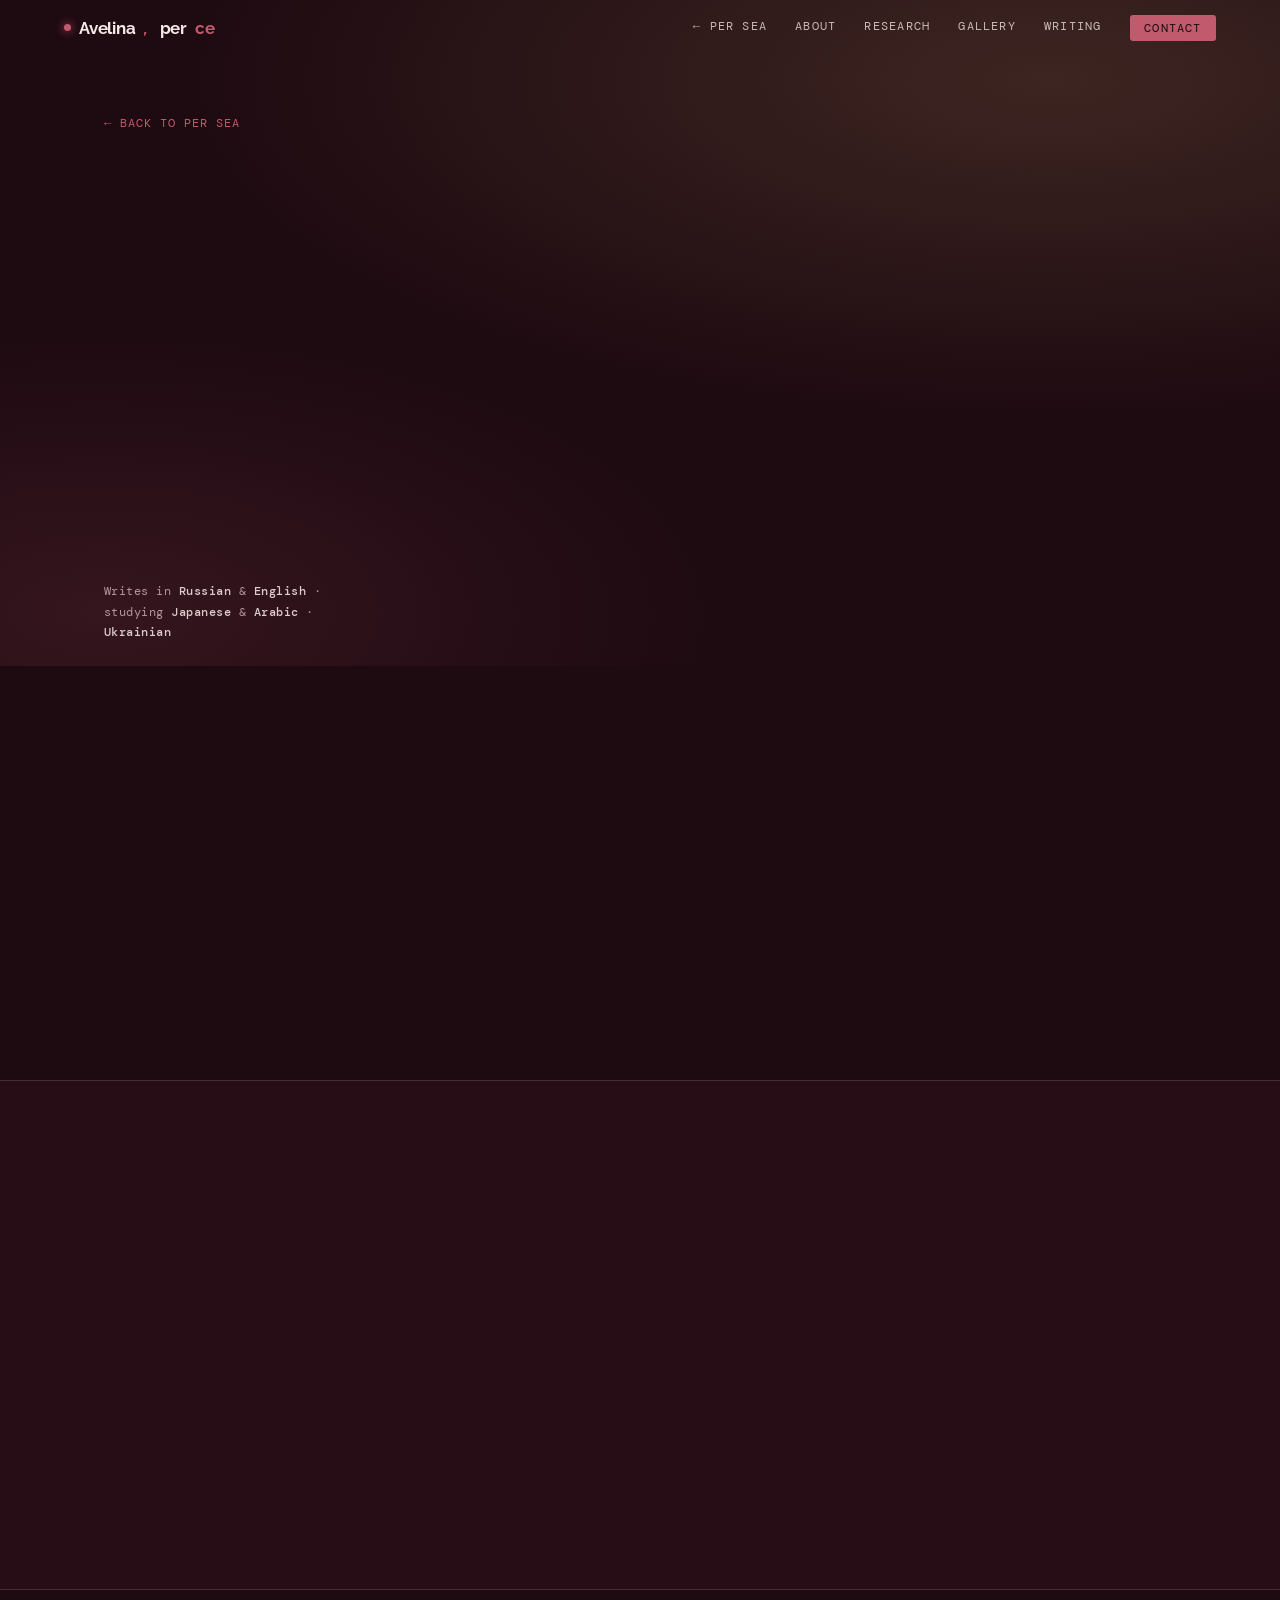
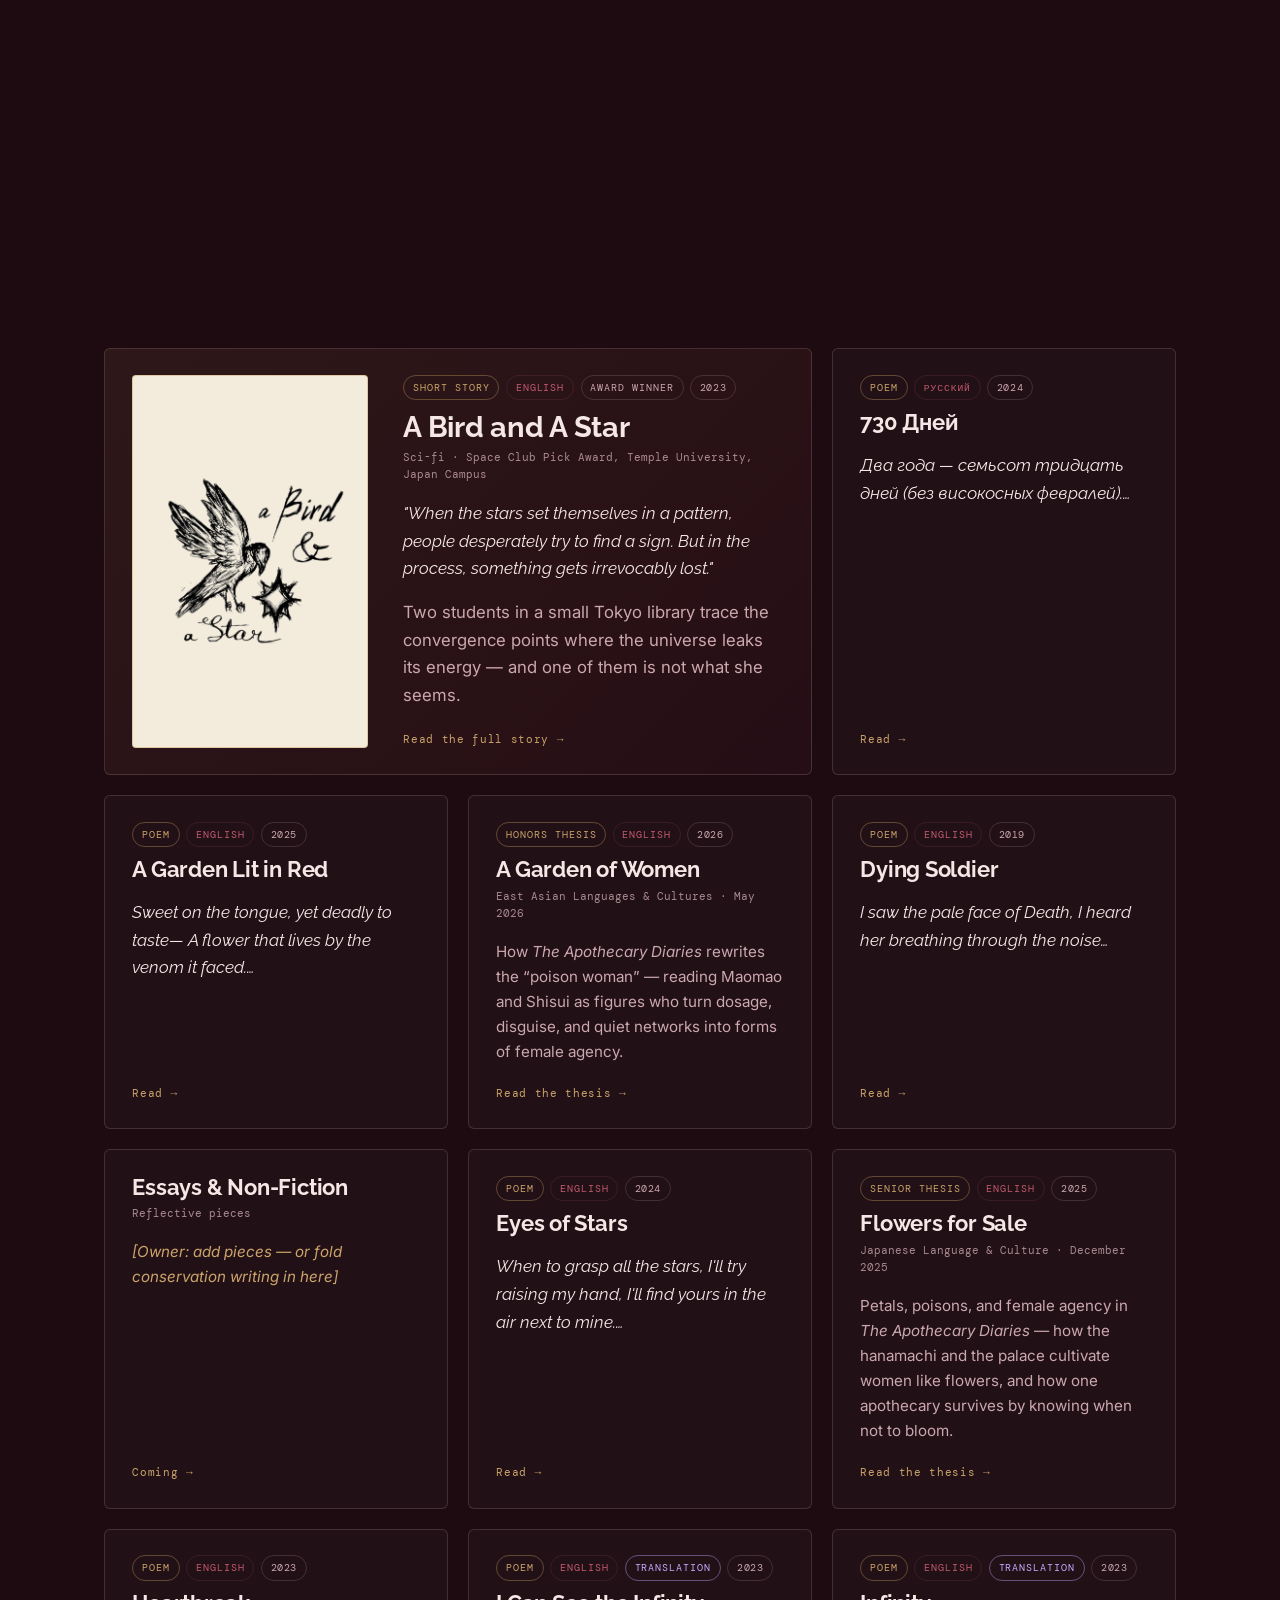
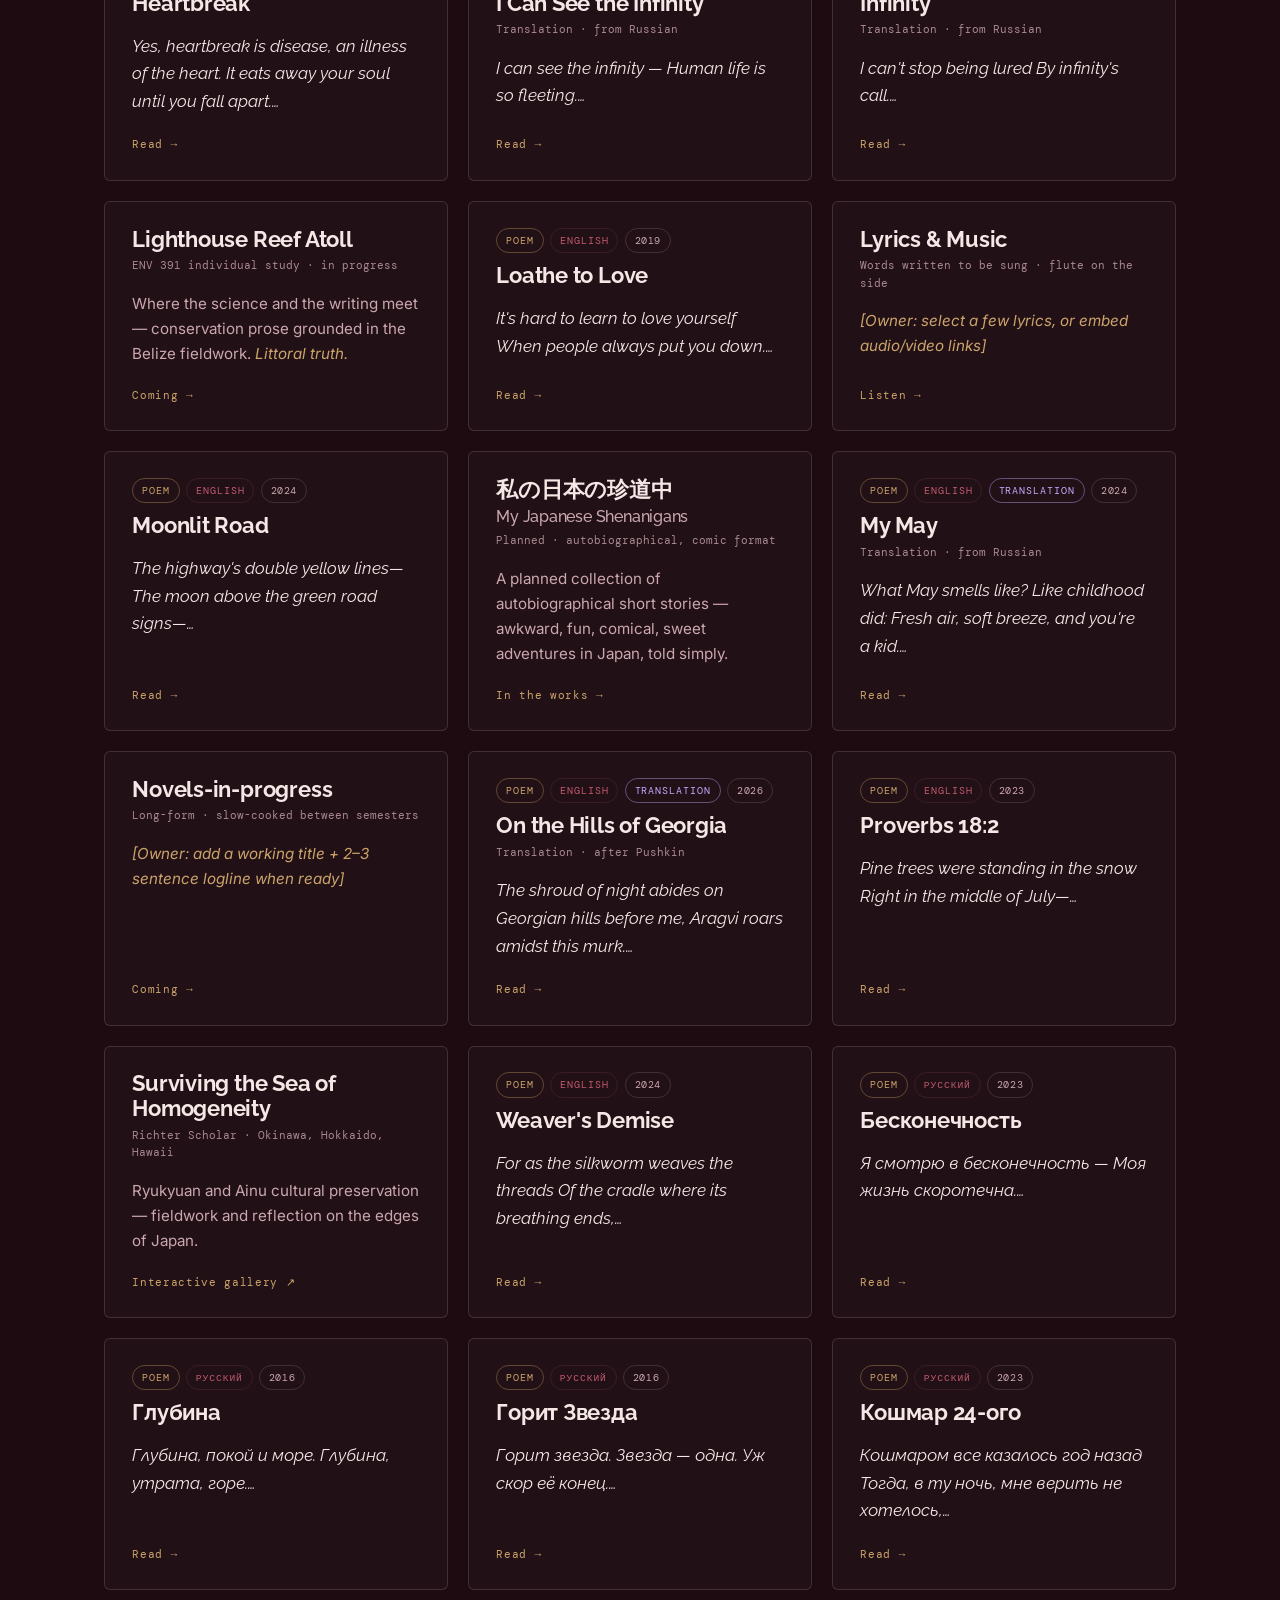
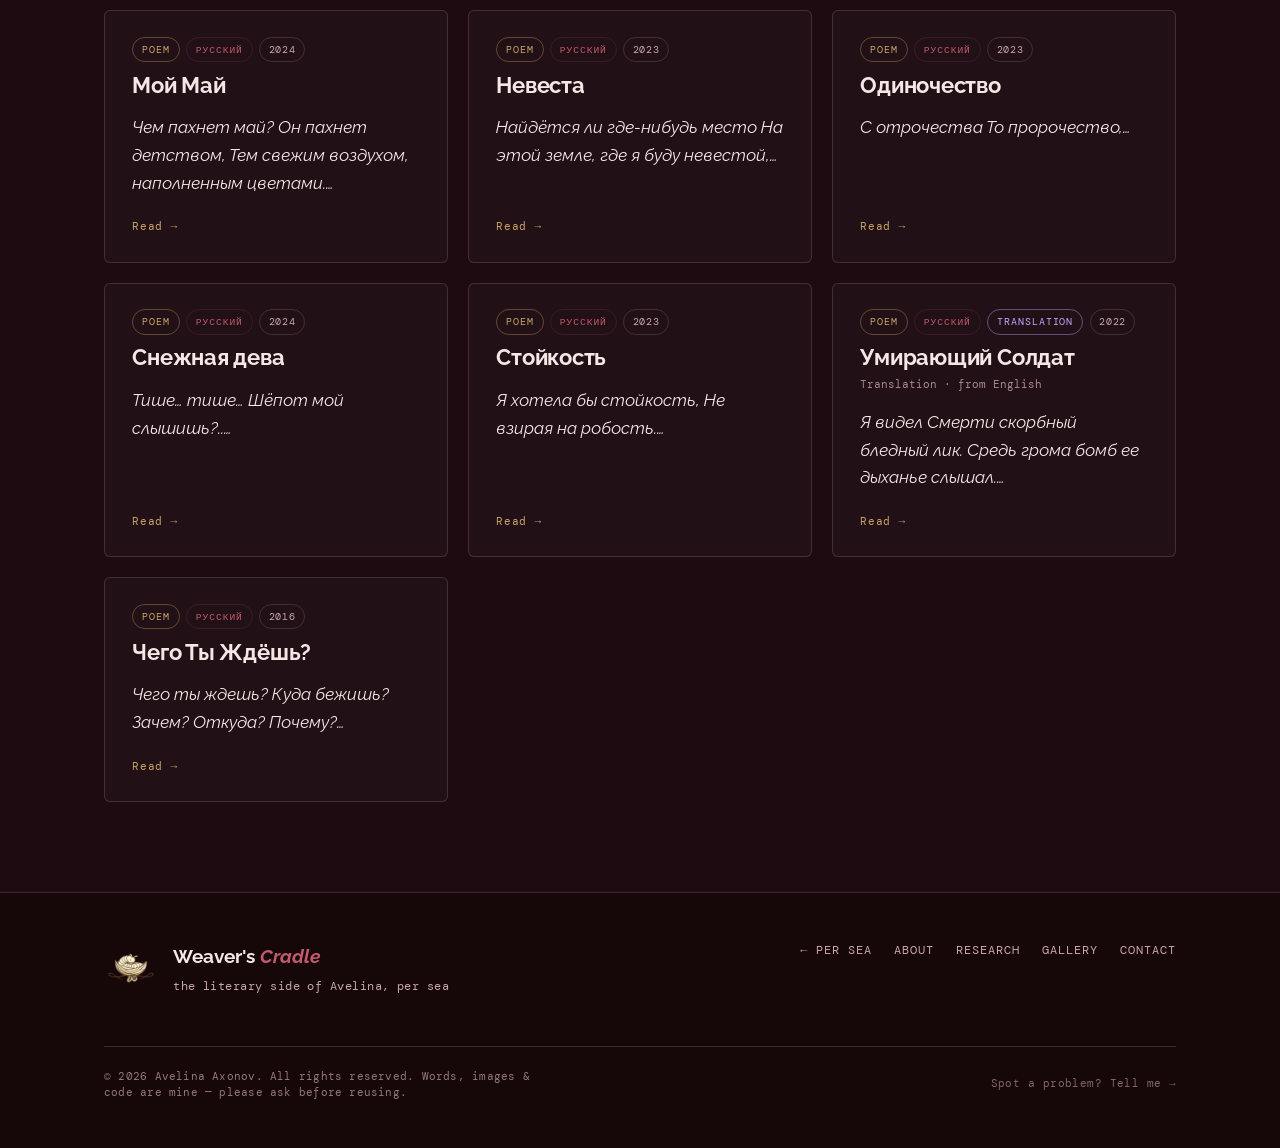
<file: writer.html>
<!DOCTYPE html>
<html lang="en">
<head>
<meta charset="UTF-8" />
<meta name="viewport" content="width=device-width, initial-scale=1.0" />
<title>Weaver's Cradle — Writing · Avelina, per sea</title>
<link rel="icon" type="image/png" href="assets/img/silkworm-mark.png" />
<link rel="apple-touch-icon" href="assets/img/silkworm-mark.png" />
<meta name="description" content="The literary side of Avelina Axonov — poetry, prose, songs, and academic writing. Per sea." />
<link rel="preconnect" href="https://fonts.googleapis.com" />
<link rel="preconnect" href="https://fonts.gstatic.com" crossorigin />
<link href="https://fonts.googleapis.com/css2?family=Raleway:wght@400;500;600;700;800&family=Inter:wght@300;400;500;600&family=DM+Mono:wght@400;500&family=Lora:ital,wght@0,400;0,500;0,600;1,400;1,500&display=swap" rel="stylesheet" />
<link rel="stylesheet" href="assets/site.css" />
<style>
/* Writing register: warmer, amber-forward, on a deep-teal field */
body { background: var(--deep-sea); }
.w-accent { color: var(--amber); }

/* HERO — two-column: identity on the left, the companion-poem epigraph on the right */
.w-hero { min-height: 74vh; display: flex; align-items: center; position: relative; overflow: hidden; padding-top: 104px; padding-bottom: 3.5rem; }
.w-hero::before { content: ""; position: absolute; inset: 0; background: radial-gradient(120% 90% at 82% 12%, rgba(196,154,90,0.16), transparent 56%), radial-gradient(80% 70% at 8% 92%, rgba(107,191,190,0.10), transparent 60%); }
.w-hero-inner { position: relative; z-index: 2; max-width: var(--maxw); margin: 0 auto; padding: 0 var(--gutter); width: 100%; display: grid; grid-template-columns: 1.05fr 0.95fr; gap: clamp(2rem, 6vw, 5rem); align-items: center; }
.w-hero-lead { min-width: 0; position: relative; }
.w-back { margin-bottom: 2.2rem; }
.w-kicker { font-family: var(--font-mono); font-size: 0.74rem; letter-spacing: 0.26em; text-transform: uppercase; color: var(--amber); }
.w-title { font-family: var(--font-display); font-weight: 800; font-size: clamp(3rem, 8vw, 6.4rem); line-height: 0.94; letter-spacing: -0.03em; color: var(--text-light); margin: 1.1rem 0 0; cursor: pointer; -webkit-tap-highlight-color: transparent; }
.w-title em { font-style: italic; font-weight: 500; color: var(--amber); }
.w-title .w-hint { display: block; margin-top: 0.5rem; font-family: var(--font-mono); font-size: 0.6rem; letter-spacing: 0.22em; text-transform: uppercase; color: var(--amber); opacity: 0; transition: opacity 0.4s; }
.w-title:hover .w-hint { opacity: 0.5; }

/* the weaver — descends from the headline on a silk thread when you click it */
.w-title-wrap { position: relative; display: inline-block; }
.w-apos { position: relative; }
.silk-drop { position: absolute; top: 0.34em; left: 50%; transform: translateX(-50%); z-index: 1; width: max-content; display: flex; flex-direction: column; align-items: center; transform-origin: top center; pointer-events: none; }
.silk-thread { width: 2px; height: 0; background: linear-gradient(to bottom, rgba(201,164,106,0), rgba(201,164,106,0.92)); transition: height 0.65s cubic-bezier(0.5,0.05,0.25,1); }
.silk-worm { width: 0; max-width: none; opacity: 0; margin-top: -2px; filter: drop-shadow(0 10px 18px rgba(0,0,0,0.5)); transition: width 0.55s var(--ease-out), opacity 0.45s; }
.silk-drop.dropped .silk-thread { height: clamp(84px, 14vh, 156px); }
.silk-drop.dropped .silk-worm { width: clamp(64px, 8.5vw, 100px); opacity: 1; pointer-events: auto; cursor: pointer; }
.silk-drop.dropped { animation: wormSway 3.8s ease-in-out 0.6s infinite; }
@keyframes wormSway { 0%,100% { transform: translateX(-50%) rotate(-3deg); } 50% { transform: translateX(-50%) rotate(3deg); } }
@media (prefers-reduced-motion: reduce) { .silk-drop.dropped { animation: none; } .silk-thread, .silk-worm { transition: none; } }
.w-tagline { margin-top: 1.3rem; font-family: var(--font-display); font-style: italic; font-weight: 500; font-size: clamp(1.15rem, 2.2vw, 1.6rem); line-height: 1.4; color: var(--pale); max-width: 24ch; }
.w-langs { margin-top: 1.8rem; font-family: var(--font-mono); font-size: 0.76rem; letter-spacing: 0.04em; line-height: 1.7; color: var(--pale); opacity: 0.88; max-width: 38ch; }
.w-langs b { color: var(--text-light); font-weight: 500; }

/* featured epigraph — Weaver's Demise, the poem that answers the section's name */
.w-epi { position: relative; padding-left: clamp(1.4rem, 3vw, 2.2rem); border-left: 2px solid rgba(196,154,90,0.55); margin: 0; }
.w-epi .w-epi-quote { font-family: var(--font-serif); font-style: italic; font-weight: 500; font-size: clamp(1.2rem, 2.3vw, 1.75rem); line-height: 1.5; color: var(--text-light); text-wrap: pretty; }
.w-epi .w-epi-quote .em { color: var(--amber); }
.w-epi .w-epi-src { margin-top: 1.2rem; font-family: var(--font-mono); font-size: 0.74rem; letter-spacing: 0.08em; color: var(--amber); }
.w-epi .w-epi-src a { color: var(--amber); border-bottom: 1px solid rgba(196,154,90,0.45); transition: border-color 0.2s; }
.w-epi .w-epi-src a:hover { border-color: var(--amber); }
.w-epi .w-epi-src em { font-style: italic; color: var(--pale); }
.w-epi .w-epi-tag { display: block; margin-top: 0.4rem; font-family: var(--font-mono); font-size: 0.68rem; letter-spacing: 0.04em; color: var(--pale); opacity: 0.72; }
@media (max-width: 880px) {
  .w-hero-inner { grid-template-columns: 1fr; gap: 2.4rem; }
}

/* MEANING strip */
.w-meaning { border-top: 1px solid var(--pale-dim); border-bottom: 1px solid var(--pale-dim); background: rgba(196,154,90,0.04); }
.w-meaning .wrap { display: grid; grid-template-columns: 1fr 1.1fr; gap: clamp(2rem,5vw,4rem); align-items: center; padding-top: clamp(3.5rem,7vw,5.5rem); padding-bottom: clamp(3.5rem,7vw,5.5rem); }
.silk-poem-lg { font-family: var(--font-display); font-style: italic; font-size: clamp(1.5rem, 3vw, 2.1rem); line-height: 1.7; color: var(--text-light); }
.silk-poem-lg .em { color: var(--amber); }
.w-meaning p { font-size: 1.02rem; color: var(--pale); max-width: 48ch; text-align: justify; -webkit-hyphens: auto; hyphens: auto; }
.w-meaning p b { color: var(--text-light); }

/* LIBRARY */
.lib-head { display: flex; justify-content: space-between; align-items: flex-end; flex-wrap: wrap; gap: 1.5rem; }
.tabs { display: flex; flex-wrap: wrap; gap: 0.5rem; margin-top: 2.5rem; }
.tab { font-family: var(--font-mono); font-size: 0.76rem; letter-spacing: 0.08em; text-transform: uppercase; padding: 0.55rem 1.05rem; border: 1px solid var(--pale-dim); border-radius: 100px; color: var(--pale); background: transparent; cursor: pointer; transition: all 0.22s; }
.tab:hover { border-color: var(--amber); color: var(--amber); }
.tab.active { background: var(--amber); border-color: var(--amber); color: var(--deep-sea); }

.lib-grid { display: grid; grid-template-columns: repeat(auto-fill, minmax(320px, 1fr)); gap: 1.25rem; margin-top: 2.5rem; }
.work { border: 1px solid var(--pale-dim); border-radius: 6px; padding: 1.6rem 1.7rem; background: rgba(168,206,206,0.03); display: flex; flex-direction: column; transition: transform 0.3s var(--ease-out), border-color 0.3s, background 0.3s; }
.work:hover { transform: translateY(-5px); border-color: var(--amber); background: rgba(196,154,90,0.05); }
.work-top { display: flex; justify-content: space-between; align-items: baseline; gap: 1rem; margin-bottom: 0.7rem; }
.work-badges { display: flex; gap: 0.4rem; flex-wrap: wrap; }
.badge { font-family: var(--font-mono); font-size: 0.6rem; letter-spacing: 0.1em; text-transform: uppercase; padding: 0.25rem 0.55rem; border-radius: 100px; border: 1px solid var(--pale-dim); color: var(--pale); }
.badge.cat { color: var(--amber); border-color: rgba(196,154,90,0.4); }
.badge.lang { color: var(--aqua); border-color: var(--aqua-dim); }
.badge.trans { color: #C7A8FF; border-color: rgba(199,168,255,0.42); }
.work h3 { font-size: 1.35rem; color: var(--text-light); line-height: 1.15; }
.work h3 .ru { font-weight: 500; }
.work .work-status { font-family: var(--font-mono); font-size: 0.68rem; color: var(--pale); margin-top: 0.3rem; opacity: 0.8; }
.work .excerpt { font-size: 0.95rem; color: var(--pale); margin-top: 1rem; line-height: 1.65; flex: 1; }
.work .excerpt.italic { font-style: italic; font-family: var(--font-display); color: var(--text-light); font-size: 1.05rem; }
.work .excerpt .todo { font-style: italic; color: var(--amber); }
.work .work-foot { margin-top: 1.3rem; font-family: var(--font-mono); font-size: 0.7rem; letter-spacing: 0.06em; color: var(--amber); display: flex; align-items: center; gap: 0.5rem; }
.work.feature { grid-column: span 2; background: linear-gradient(135deg, rgba(196,154,90,0.08), rgba(107,191,190,0.04)); }
.work.feature h3 { font-size: 1.8rem; }
.work.feature .excerpt { font-size: 1.05rem; }
.work.feature .feature-inner { display: grid; grid-template-columns: 0.62fr 1fr; gap: clamp(1.2rem, 3vw, 2.2rem); align-items: center; }
.work.feature .feature-art { background: #F3ECDD; border: 1px solid rgba(196,154,90,0.45); border-radius: 4px; padding: clamp(0.8rem,2vw,1.2rem); display: flex; align-items: center; justify-content: center; align-self: stretch; }
.work.feature .feature-art img { width: 100%; max-width: 240px; }
.work.feature .feature-text { min-width: 0; }
.work.feature:hover .feature-art { border-color: rgba(196,154,90,0.75); }
@media (max-width: 680px) { .work.feature .feature-inner { grid-template-columns: 1fr; } }
/* list view: drop the plate, let the text flow like the other rows */
.lib-grid.list .work.feature .feature-art { display: none; }
.lib-grid.list .work.feature .feature-inner,
.lib-grid.list .work.feature .feature-text { display: contents; }

/* view toggle */
.view-toggle { display: flex; gap: 0.4rem; }
.vt { display: inline-flex; align-items: center; gap: 0.5rem; font-family: var(--font-mono); font-size: 0.7rem; letter-spacing: 0.08em; text-transform: uppercase; padding: 0.5rem 0.85rem; border: 1px solid var(--pale-dim); border-radius: 4px; color: var(--pale); background: transparent; cursor: pointer; transition: all 0.2s; }
.vt:hover { border-color: var(--amber); color: var(--amber); }
.vt.active { background: rgba(196,154,90,0.14); border-color: var(--amber); color: var(--amber); }
.vt span { width: 5px; height: 5px; background: currentColor; display: inline-block; }
.vt span.bar { width: 12px; height: 2px; }
.vt[data-view="grid"] { gap: 2px 2px; }
.vt[data-view="grid"] { padding-left: 0.7rem; }
.vt[data-view="list"] { flex-direction: row; }

/* LIST view */
.lib-grid.list { display: block; }
.lib-grid.list .work { grid-column: auto !important; flex-direction: row; align-items: center; gap: 1.5rem; padding: 1.1rem 1.5rem; margin-bottom: 0.6rem; border-radius: 5px; }
.lib-grid.list .work:hover { transform: translateX(5px); }
.lib-grid.list .work-top { margin-bottom: 0; order: 3; flex-shrink: 0; }
.lib-grid.list .work h3 { font-size: 1.15rem; order: 1; flex-shrink: 0; min-width: 200px; }
.lib-grid.list .work h3 br { display: none; }
.lib-grid.list .work h3 span[style] { display: none; }
.lib-grid.list .work-status { display: none; }
.lib-grid.list .excerpt { margin-top: 0; order: 2; flex: 1; font-size: 0.88rem !important; font-style: normal !important; font-family: var(--font-body) !important; color: var(--pale) !important; display: -webkit-box; -webkit-line-clamp: 2; -webkit-box-orient: vertical; overflow: hidden; }
.lib-grid.list .work-foot { display: none; }
.lib-grid.list .work.feature { background: rgba(196,154,90,0.06); }
@media (max-width: 720px) {
  .lib-grid.list .work { flex-wrap: wrap; gap: 0.6rem; }
  .lib-grid.list .work h3 { min-width: 0; }
  .lib-grid.list .excerpt { display: none; }
}

.lib-empty { margin-top: 2.5rem; border: 1px dashed var(--pale-dim); border-radius: 8px; padding: clamp(2.5rem,6vw,4rem) 2rem; text-align: center; background: rgba(168,206,206,0.02); }
.lib-empty .le-mark { font-family: var(--font-display); font-weight: 800; font-size: 2.6rem; color: var(--amber); opacity: 0.55; line-height: 1; }
.lib-empty .le-title { font-family: var(--font-display); font-weight: 600; font-size: clamp(1.25rem,2.6vw,1.6rem); color: var(--text-light); margin-top: 0.9rem; }
.lib-empty .le-sub { font-family: var(--font-body); font-size: 0.96rem; color: var(--pale); margin-top: 0.55rem; }
.lib-empty .le-sub b { color: var(--amber); font-weight: 500; font-style: italic; }
.lib-empty .le-reset { margin-top: 1.7rem; font-family: var(--font-mono); font-size: 0.74rem; letter-spacing: 0.06em; color: var(--deep-sea); background: var(--amber); border: none; border-radius: 4px; padding: 0.7rem 1.35rem; cursor: pointer; transition: transform 0.2s var(--ease-out), background 0.2s; }
.lib-empty .le-reset:hover { transform: translateY(-2px); background: var(--aqua-bright); }

.lib-note { margin-top: 2.5rem; font-family: var(--font-mono); font-size: 0.78rem; color: var(--pale); font-style: italic; padding: 1.2rem 1.5rem; border-left: 2px solid var(--amber); background: rgba(196,154,90,0.04); }

/* social */
.w-social { display: flex; gap: 1.5rem; flex-wrap: wrap; margin-top: 2rem; }
.w-social a { font-family: var(--font-mono); font-size: 0.78rem; letter-spacing: 0.06em; color: var(--pale); border-bottom: 1px solid var(--pale-dim); padding-bottom: 2px; transition: color 0.2s, border-color 0.2s; }
.w-social a:hover { color: var(--amber); border-color: var(--amber); }

/* sort bar */
.sortbar { display: flex; align-items: center; gap: 0.7rem; margin-top: 1.2rem; flex-wrap: wrap; }
.sortbar-label { font-family: var(--font-mono); font-size: 0.7rem; letter-spacing: 0.16em; text-transform: uppercase; color: var(--pale); }
.sortbar select { font-family: var(--font-mono); font-size: 0.76rem; color: var(--text-light); background: rgba(168,206,206,0.06); border: 1px solid var(--pale-dim); border-radius: 4px; padding: 0.5rem 0.85rem; cursor: pointer; transition: border-color 0.2s; }
.sortbar select:hover { border-color: var(--amber); }
.sortbar select:focus { outline: none; border-color: var(--amber); }
.sortbar-note { font-family: var(--font-mono); font-size: 0.68rem; font-style: italic; color: var(--pale); opacity: 0.7; }
.work .date-badge { font-family: var(--font-mono); font-size: 0.6rem; letter-spacing: 0.06em; color: var(--pale); border: 1px solid var(--pale-dim); border-radius: 100px; padding: 0.25rem 0.55rem; }

/* dropdown menus render dark so the light option text stays readable */
.sortbar select option { background: var(--deep-sea); color: var(--text-light); }
.nav-logo .ce { font-style: normal; color: var(--text-light); }

/* ===================== IN-PAGE POEM OVERLAY (no page reset) ===================== */
.poem-overlay { position: fixed; inset: 0; z-index: 200; display: flex; justify-content: center; opacity: 0; visibility: hidden; transition: opacity 0.35s var(--ease-out), visibility 0.35s; }
.poem-overlay.open { opacity: 1; visibility: visible; }
.poem-overlay .po-backdrop { position: absolute; inset: 0; background: rgba(6,22,24,0.72); backdrop-filter: blur(6px); }
.poem-overlay .po-panel { position: relative; z-index: 2; width: min(760px, 100%); height: 100%; overflow-y: auto; background: var(--deep-sea); border-left: 1px solid var(--pale-dim); border-right: 1px solid var(--pale-dim); box-shadow: 0 0 80px -10px rgba(0,0,0,0.6); transform: translateY(18px); transition: transform 0.4s var(--ease-out); padding: 0 clamp(1.5rem, 5vw, 4rem) 4rem; }
.poem-overlay.open .po-panel { transform: translateY(0); }
.po-bar { position: sticky; top: 0; z-index: 3; display: flex; align-items: center; justify-content: space-between; gap: 1rem; padding: 1.1rem 0; margin-bottom: 1rem; background: linear-gradient(var(--deep-sea) 72%, transparent); }
.po-bar .po-lib { background: none; border: none; cursor: pointer; padding: 0; font-family: var(--font-mono); font-size: 0.72rem; letter-spacing: 0.06em; color: var(--amber); display: inline-flex; align-items: center; gap: 0.45rem; transition: gap 0.2s var(--ease-out), color 0.2s; }
.po-bar .po-lib:hover { gap: 0.72rem; color: var(--aqua); }
.po-close { background: none; border: 1px solid var(--pale-dim); color: var(--pale); width: 38px; height: 38px; border-radius: 50%; cursor: pointer; font-size: 1.1rem; line-height: 1; transition: border-color 0.2s, color 0.2s, transform 0.2s; flex-shrink: 0; }
.po-close:hover { border-color: var(--amber); color: var(--amber); transform: rotate(90deg); }
.po-kicker { font-family: var(--font-mono); font-size: 0.7rem; letter-spacing: 0.24em; text-transform: uppercase; color: var(--amber); }
.po-title { font-family: var(--font-display); font-weight: 800; font-size: clamp(1.9rem, 5vw, 3rem); line-height: 1.04; letter-spacing: -0.02em; color: var(--text-light); margin: 0.7rem 0 0.7rem; text-wrap: balance; }
.po-meta { font-family: var(--font-mono); font-size: 0.72rem; letter-spacing: 0.06em; color: var(--pale); display: flex; flex-wrap: wrap; gap: 0.3rem 0.9rem; }
.po-meta .sep { color: var(--amber); opacity: 0.7; }
.po-rule { height: 1px; background: var(--pale-dim); margin: 1.4rem 0; position: relative; }
.po-rule::after { content: ""; position: absolute; left: 0; top: -3px; width: 7px; height: 7px; border-radius: 50%; background: var(--amber); opacity: 0.7; }
.po-body .stanza { font-family: var(--font-serif); font-weight: 400; font-size: clamp(0.95rem, 1.5vw, 1.05rem); line-height: 1.72; color: #DCE6E4; margin: 0 0 1.4rem; }
.po-body .stanza:last-child { margin-bottom: 0; }
.po-body .interject, .po-also .interject { font-style: italic; color: var(--amber); font-size: 0.9em; opacity: 0.92; }
.po-body .hl, .po-also .hl { color: var(--amber); font-weight: 500; }
.po-body .echo, .po-also .echo { display: inline-block; margin-left: 1.6em; font-style: italic; font-size: 0.9em; color: var(--amber); opacity: 0.82; }
.po-body .echo:has(.spoiler), .po-also .echo:has(.spoiler) { opacity: 1; font-style: normal; }
.po-body .spoiler, .po-also .spoiler { position: relative; display: inline-block; color: transparent; cursor: pointer; user-select: none; font-style: italic; }
.po-body .spoiler::after, .po-also .spoiler::after { content: "\00B7 \00B7 \00B7 \00B7 \00B7 \00B7"; position: absolute; inset: 0; color: var(--amber); opacity: 0.5; font-style: normal; letter-spacing: 0.04em; pointer-events: none; transition: opacity 0.25s; white-space: nowrap; }
.po-body .spoiler:hover::after, .po-also .spoiler:hover::after { opacity: 0.82; }
.po-body .spoiler.revealed, .po-also .spoiler.revealed { color: var(--amber); font-weight: 500; }
.po-body .spoiler.revealed::after, .po-also .spoiler.revealed::after { opacity: 0; }
.po-also { margin-top: 2.4rem; }
.po-also-label { font-family: var(--font-mono); font-size: 0.7rem; letter-spacing: 0.16em; text-transform: uppercase; color: var(--amber); margin-bottom: 1rem; padding-top: 1.5rem; border-top: 1px solid var(--pale-dim); }
.po-also .stanza { font-family: var(--font-serif); font-size: clamp(0.92rem, 1.5vw, 1rem); color: var(--pale); line-height: 1.72; }
.po-note { margin-top: 2.4rem; font-family: var(--font-body); font-size: 0.93rem; font-style: italic; color: var(--pale); line-height: 1.7; padding: 1.1rem 1.3rem; border-left: 2px solid var(--amber); background: rgba(196,154,90,0.05); border-radius: 0 4px 4px 0; }
.mt-wrap { margin: 0 0 1.5rem; }
.mt-toggle { font-family: var(--font-mono); font-size: 0.7rem; letter-spacing: 0.08em; color: var(--aqua); background: none; border: 1px solid var(--aqua-dim); border-radius: 100px; padding: 0.5rem 1rem; cursor: pointer; transition: background 0.2s, border-color 0.2s; }
.mt-toggle:hover { background: rgba(107,191,190,0.1); border-color: var(--aqua); }
.mt-note { margin-top: 0.85rem; font-family: var(--font-body); font-size: 0.8rem; font-style: italic; color: var(--pale); opacity: 0.85; line-height: 1.55; } background: rgba(196,154,90,0.05); border-radius: 0 4px 4px 0; }
.po-related { margin-top: 2rem; display: flex; flex-wrap: wrap; gap: 0.6rem; }
.po-related a { font-family: var(--font-mono); font-size: 0.72rem; color: var(--aqua); border: 1px solid var(--aqua-dim); border-radius: 100px; padding: 0.4rem 0.85rem; cursor: pointer; transition: background 0.2s, border-color 0.2s; }
.po-related a:hover { background: rgba(107,191,190,0.1); border-color: var(--aqua); }
.po-nav { margin-top: 3rem; padding-top: 1.6rem; border-top: 1px solid var(--pale-dim); display: flex; justify-content: space-between; gap: 1rem; }
.po-nav button { background: none; border: none; color: var(--pale); font-family: var(--font-mono); font-size: 0.74rem; letter-spacing: 0.04em; cursor: pointer; transition: color 0.2s; max-width: 46%; text-align: left; }
.po-nav button:last-child { text-align: right; }
.po-nav button:hover { color: var(--amber); }
.po-nav button:disabled { opacity: 0.3; cursor: default; }
@media (prefers-reduced-motion: reduce) { .poem-overlay, .poem-overlay .po-panel { transition: none; } }

@media (max-width: 880px) {
  .lib-head { align-items: flex-start; }
  .sortbar { gap: 0.5rem 0.6rem; }
  .w-tagline { white-space: normal; }
  .w-meaning .wrap { grid-template-columns: 1fr; gap: 2rem; }
}
@media (max-width: 680px) {
  .lib-grid { grid-template-columns: 1fr; }
  .work.feature { grid-column: auto; }
  .work.feature h3 { font-size: 1.45rem; }
  .work.feature .excerpt { font-size: 1rem; }
}
/* ATMOSPHERE photo band */
.w-photo { position: relative; width: 100%; height: clamp(300px, 46vh, 500px); overflow: hidden; border-bottom: 1px solid var(--pale-dim); }
.w-photo img { width: 100%; height: 100%; object-fit: cover; object-position: 50% 32%; }
.w-photo::after { content: ""; position: absolute; inset: 0; background: linear-gradient(to bottom, rgba(30,10,17,0.55) 0%, rgba(30,10,17,0.10) 28%, rgba(30,10,17,0.12) 62%, rgba(30,10,17,0.92) 100%); pointer-events: none; }
.w-photo figcaption { position: absolute; left: 0; right: 0; bottom: clamp(1.1rem, 3vw, 2rem); z-index: 2; text-align: center; font-family: var(--font-serif); font-style: italic; font-size: clamp(1.05rem, 2.2vw, 1.5rem); color: #F4E7E5; text-wrap: balance; padding: 0 var(--gutter); text-shadow: 0 2px 24px rgba(20,6,10,0.7); }
.w-photo figcaption .em { color: var(--amber); }
</style>
<link rel="stylesheet" href="assets/cradle.css" />
</head>
<body>

<nav class="nav scrolled">
  <a href="writer.html" class="nav-logo" title="Weaver's Cradle"><span class="dot"></span>Avelina<span class="comma">,</span>&nbsp;per <span class="ce">ce</span></a>
  <div class="nav-links">
    <a href="index.html">← Per Sea</a>
    <a href="index.html#about">About</a>
    <a href="index.html#research">Research</a>
    <a href="index.html#gallery">Gallery</a>
    <a href="index.html#writing">Writing</a>
    <a href="index.html#contact" class="cv">Contact</a>
  </div>
  <button class="nav-toggle" aria-label="Menu"><span></span><span></span><span></span></button>
</nav>

<!-- HERO -->
<header class="w-hero">
  <div class="w-hero-inner">
    <div class="w-hero-lead">
      <div class="w-back"><a href="index.html" class="backlink">← back to per sea</a></div>
      <div class="w-kicker" data-reveal="up">Writing &amp; Ideas · the humanities side</div>
      <div class="w-title-wrap">
        <h1 class="w-title" id="cradleTitle" data-reveal="up" data-delay="80" title="give it a tug">Weaver<span class="w-apos">&rsquo;<span class="silk-drop" id="silkDrop" aria-hidden="true"><span class="silk-thread"></span><img loading="lazy" decoding="async" class="silk-worm" src="assets/img/silkworm.png" alt="" draggable="false" /></span></span>s <em>Cradle</em><span class="w-hint">tug me</span></h1>
      </div>
      <p class="w-tagline" data-reveal="up" data-delay="160">Shards of words create a kaleidoscope of stories.</p>
      <div class="w-langs" data-reveal="up" data-delay="240">Writes in <b>Russian</b> &amp; <b>English</b> · studying <b>Japanese</b> &amp; <b>Arabic</b> · <b>Ukrainian</b></div>
    </div>
    <figure class="w-epi" data-reveal="up" data-delay="320">
      <blockquote class="w-epi-quote">For as the silkworm weaves the threads<br />Of the <span class="em">cradle</span> where its breathing ends,<br />So too the poet with each line refined<br />May find <span class="em">demise</span> in the words intertwined.</blockquote>
      <figcaption class="w-epi-src">— from <a href="poem.html?p=weavers-demise"><em>Weaver&rsquo;s Demise</em></a><span class="w-epi-tag">the poem this section is named for</span></figcaption>
    </figure>
  </div>
</header>

<!-- ATMOSPHERE -->
<figure class="w-photo" data-reveal="up">
  <img loading="lazy" decoding="async" src="assets/img/cradle-fan.jpg" alt="The author at dusk in a red dress, holding a painted fan, warm window-lights blurred in the field behind her." />
  <figcaption>Between the <span class="em">cradle</span> and the coffin, a thread.</figcaption>
</figure>

<!-- MEANING -->
<section class="w-meaning">
  <div class="wrap">
    <div class="silk-poem-lg" data-reveal="right" style="text-wrap:pretty;">The silkworm <span style="color:var(--aqua);">weaves</span> its cocoon<span style="white-space:nowrap;">&mdash;a <span style="color:var(--amber);">cradle</span>&mdash;</span>not knowing if it&rsquo;ll turn into a coffin.</div>
    <div data-reveal="left">
      <p>The name <b>Weaver's Cradle</b> reads first as a beginning — the cradle where ideas, stories, and creativity are born. Yet the cocoon a silkworm spins is its cradle <i>and</i>, in sericulture, the place it never leaves. The same object holds opposite roles; the tragedy stays folded inside the image, for the reader to discover. Creation that already contains its ending — beauty made through sacrifice.</p>
      <p style="margin-top:1.2rem;">I'm a bilingual writer — Russian and English — who moved to the U.S. at fifteen. My work ranges from poetry and music to short stories and novels, in both languages, with Japanese and Arabic on the way. This is where the science sets down its instruments and the writing picks&nbsp;up.</p>
    </div>
  </div>
</section>

<!-- LIBRARY -->
<section class="bg-dark">
  <div class="wrap">
    <div class="lib-head">
      <div>
        <div class="eyebrow w-accent" data-reveal="up" style="color:var(--amber);">The Library</div>
        <h2 class="section-title" data-reveal="up" style="margin-top:0.8rem;">Everything, on one shelf.</h2>
      </div>
      <div class="view-toggle" data-reveal="up">
        <button class="vt active" data-view="grid" aria-label="Grid view"><span></span><span></span><span></span><span></span> Cards</button>
        <button class="vt" data-view="list" aria-label="List view"><span class="bar"></span><span class="bar"></span><span class="bar"></span> List</button>
      </div>
    </div>
    <div class="tabs" data-reveal="up" id="tabs">
      <button class="tab active" data-filter="all">All</button>
      <button class="tab" data-filter="poetry">Poetry</button>
      <button class="tab" data-filter="prose">Prose</button>
      <button class="tab" data-filter="songs">Songs</button>
      <button class="tab" data-filter="academic">Academic</button>
      <button class="tab" data-filter="translations">Translations</button>
    </div>

    <div class="sortbar" data-reveal="up">
      <span class="sortbar-label">Collection</span>
      <select id="collSel" aria-label="Filter by collection">
        <option value="all">All works</option>
        <option value="lilacs-ashes">Through Lilacs and Ashes</option>
      </select>
      <span class="sortbar-label" style="margin-left:0.4rem;">Language</span>
      <select id="langSel" aria-label="Filter by language">
        <option value="all">All languages</option>
        <option value="en">English only</option>
        <option value="ru">Russian only</option>
        <option value="ja">Japanese only</option>
        <option value="mixed">Bilingual / mixed</option>
      </select>
      <span class="sortbar-label" style="margin-left:0.4rem;">Sort</span>
      <select id="sortSel" aria-label="Sort works">
        <option value="title" selected>Title · A → Z</option>
        <option value="title-desc">Title · Z → A</option>
        <option value="featured">Featured order</option>
        <option value="date-new">Date written · newest</option>
        <option value="date-old">Date written · oldest</option>
      </select>
    </div>

    <div class="lib-grid" id="libGrid">

      <!-- FEATURE: signature short story -->
      <a class="work feature" href="story.html" data-cat="prose" id="prose-anchor" data-lang="en" data-date="2023" data-title="A Bird and A Star">
        <div class="feature-inner">
          <div class="feature-art"><img loading="lazy" decoding="async" src="assets/img/bird-and-star.png" alt="Ink sketch of a crow with one wing raised beside a jagged star — A Bird and A Star" /></div>
          <div class="feature-text">
            <div class="work-top"><div class="work-badges"><span class="badge cat">Short story</span><span class="badge lang">English</span><span class="badge">Award winner</span></div></div>
            <h3>A Bird and A Star</h3>
            <div class="work-status">Sci-fi · Space Club Pick Award, Temple University, Japan Campus</div>
            <p class="excerpt italic">"When the stars set themselves in a pattern, people desperately try to find a sign. But in the process, something gets irrevocably lost."</p>
            <p class="excerpt">Two students in a small Tokyo library trace the convergence points where the universe leaks its energy — and one of them is not what she seems.</p>
            <div class="work-foot">Read the full story →</div>
          </div>
        </div>
      </a>

      <!-- POETRY — rendered from assets/poems.js, inserted right after the feature card -->

      <!-- PROSE -->
      <article class="work" data-cat="prose" data-lang="mixed" data-date="" data-title="My Japanese Shenanigans">
        <h3>私の日本の珍道中<br /><span style="font-size:1rem; color:var(--pale); font-weight:500;">My Japanese Shenanigans</span></h3>
        <div class="work-status">Planned · autobiographical, comic format</div>
        <p class="excerpt">A planned collection of autobiographical short stories — awkward, fun, comical, sweet adventures in Japan, told simply.</p>
        <div class="work-foot">In the works →</div>
      </article>

      <article class="work" data-cat="prose" data-lang="mixed" data-date="" data-title="Novels-in-progress">
        <h3>Novels-in-progress</h3>
        <div class="work-status">Long-form · slow-cooked between semesters</div>
        <p class="excerpt"><span class="todo">[Owner: add a working title + 2–3 sentence logline when ready]</span></p>
        <div class="work-foot">Coming →</div>
      </article>

      <article class="work" data-cat="prose" data-lang="en" data-date="" data-title="Essays and Non-Fiction">
        <h3>Essays &amp; Non-Fiction</h3>
        <div class="work-status">Reflective pieces</div>
        <p class="excerpt"><span class="todo">[Owner: add pieces — or fold conservation writing in here]</span></p>
        <div class="work-foot">Coming →</div>
      </article>

      <!-- SONGS -->
      <article class="work" data-cat="songs" data-lang="mixed" data-date="" data-title="Lyrics and Music">
        <h3>Lyrics &amp; Music</h3>
        <div class="work-status">Words written to be sung · flute on the side</div>
        <p class="excerpt"><span class="todo">[Owner: select a few lyrics, or embed audio/video links]</span></p>
        <div class="work-foot">Listen →</div>
      </article>

      <!-- ACADEMIC -->
      <a class="work" href="essay-garden-of-women.html" data-cat="academic" id="academic-anchor" data-lang="en" data-date="2026" data-title="A Garden of Women">
        <div class="work-top"><div class="work-badges"><span class="badge cat">Honors thesis</span><span class="badge lang">English</span></div></div>
        <h3>A Garden of Women</h3>
        <div class="work-status">East Asian Languages &amp; Cultures · May 2026</div>
        <p class="excerpt">How <em>The Apothecary Diaries</em> rewrites the “poison woman” — reading Maomao and Shisui as figures who turn dosage, disguise, and quiet networks into forms of female agency.</p>
        <div class="work-foot">Read the thesis →</div>
      </a>

      <a class="work" href="essay-flowers-for-sale.html" data-cat="academic" data-lang="en" data-date="2025" data-title="Flowers for Sale">
        <div class="work-top"><div class="work-badges"><span class="badge cat">Senior thesis</span><span class="badge lang">English</span></div></div>
        <h3>Flowers for Sale</h3>
        <div class="work-status">Japanese Language &amp; Culture · December 2025</div>
        <p class="excerpt">Petals, poisons, and female agency in <em>The Apothecary Diaries</em> — how the hanamachi and the palace cultivate women like flowers, and how one apothecary survives by knowing when not to bloom.</p>
        <div class="work-foot">Read the thesis →</div>
      </a>

      <article class="work" data-cat="academic" data-lang="en" data-date="2024" data-title="Surviving the Sea of Homogeneity">
        <h3>Surviving the Sea of Homogeneity</h3>
        <div class="work-status">Richter Scholar · Okinawa, Hokkaido, Hawaii</div>
        <p class="excerpt">Ryukyuan and Ainu cultural preservation — fieldwork and reflection on the edges of Japan.</p>
        <div class="work-foot"><a href="https://akseaa21.wixsite.com/richterproject" target="_blank" rel="noopener" style="color:inherit;">Interactive gallery ↗</a></div>
      </article>

      <article class="work" data-cat="academic" data-lang="en" data-date="" data-title="Lighthouse Reef Atoll">
        <h3>Lighthouse Reef Atoll</h3>
        <div class="work-status">ENV 391 individual study · in progress</div>
        <p class="excerpt">Where the science and the writing meet — conservation prose grounded in the Belize fieldwork. <span style="color:var(--amber); font-style:italic;">Littoral truth.</span></p>
        <div class="work-foot">Coming →</div>
      </article>

    </div>

    <div class="lib-empty" id="libEmpty" hidden>
      <div class="le-mark">∅</div>
      <p class="le-title">Nothing on this shelf — yet.</p>
      <p class="le-sub" id="leSub">No works match the current filters.</p>
      <button type="button" class="le-reset" id="leReset">Clear filters</button>
    </div>
  </div>
</section>

<!-- IN-PAGE POEM READER -->
<div class="poem-overlay" id="poemOverlay" aria-hidden="true" role="dialog" aria-modal="true">
  <div class="po-backdrop" data-po-close></div>
  <div class="po-panel">
    <div class="po-bar">
      <button class="po-lib" data-po-close type="button" aria-label="Back to the library">← The Library</button>
      <button class="po-close" data-po-close type="button" aria-label="Close">✕</button>
    </div>
    <div class="po-kicker">Weaver's Cradle</div>
    <h2 class="po-title" id="poTitle"></h2>
    <div class="po-meta" id="poMeta"></div>
    <div class="po-rule"></div>
    <div class="po-body" id="poBody"></div>
    <div id="poAlso"></div>
    <div id="poNote"></div>
    <div class="po-related" id="poRelated"></div>
    <div class="po-nav" id="poNavBtns"></div>
  </div>
</div>

<footer class="site-foot">
  <div class="wrap">
    <div class="foot-brand-row">
      <img loading="lazy" decoding="async" class="foot-logo" src="assets/img/silkworm-mark.png" alt="Weaver's Cradle silkworm logo" />
      <div>
        <div class="foot-brand">Weaver's <span class="comma">Cradle</span></div>
        <div class="foot-tag">the literary side of Avelina, per sea</div>
      </div>
    </div>
    <nav class="foot-nav">
      <a href="index.html">← Per Sea</a>
      <a href="about.html">About</a>
      <a href="index.html#research">Research</a>
      <a href="gallery.html">Gallery</a>
      <a href="index.html#contact">Contact</a>
    </nav>
  </div>
</footer>

<script src="assets/site.js"></script>
<script src="assets/game.js"></script>
<script src="assets/poems.js?v=20260617"></script>
<script>
/* Render the poetry shelf from the shared poems data, right after the feature card.
   Cards are real links to poem.html (share / new-tab / no-JS friendly), but a plain
   left-click opens the in-page overlay reader instead — no navigation, no scroll reset. */
(function () {
  if (!window.POEMS || !window.POEM_ORDER) return;
  var grid = document.getElementById('libGrid');
  if (!grid) return;
  var feature = grid.querySelector('.work.feature');
  function esc(s) { return String(s).replace(/&/g, '&amp;').replace(/</g, '&lt;').replace(/>/g, '&gt;'); }
  function langLabel(l) { return l === 'ru' ? 'Русский' : (l === 'mixed' ? 'Bilingual' : (l === 'ja' ? '日本語' : 'English')); }
  function collOf(slug) {
    var cs = window.COLLECTIONS || {};
    for (var k in cs) { if (cs[k].slugs && cs[k].slugs.indexOf(slug) !== -1) return k; }
    return '';
  }
  var frag = document.createDocumentFragment();
  window.POEM_ORDER.forEach(function (slug) {
    var p = window.POEMS[slug]; if (!p) return;
    var firstLine = p.text.trim().split(/\n/).filter(function (l) { return !/^>\s/.test(l); }).slice(0, 2).join(' ').replace(/\(\(|\)\)|\*\*|\|\|/g, '');
    var a = document.createElement('a');
    a.className = 'work poem-card';
    a.href = 'poem.html?p=' + slug;
    a.setAttribute('data-slug', slug);
    a.setAttribute('data-cat', 'poetry');
    a.setAttribute('data-lang', p.lang);
    a.setAttribute('data-date', String(p.year || ''));
    a.setAttribute('data-title', p.title);
    a.setAttribute('data-coll', collOf(slug));
    if (p.kind === 'Translation' || p.xlation) a.setAttribute('data-translation', '1');
    var transBadge = (p.kind === 'Translation' || p.xlation) ? '<span class="badge trans">Translation</span>' : '';
    var transLine = p.xlation ? '<div class="work-status">Translation · ' + esc(p.xlation) + '</div>' : '';
    a.innerHTML =
      '<div class="work-top"><div class="work-badges"><span class="badge cat">Poem</span>' +
      '<span class="badge lang">' + langLabel(p.lang) + '</span>' + transBadge + '</div></div>' +
      '<h3>' + esc(p.title) + '</h3>' + transLine +
      '<p class="excerpt italic">' + esc(firstLine) + '…</p>' +
      '<div class="work-foot">Read →</div>';
    frag.appendChild(a);
  });
  if (feature && feature.parentNode === grid) {
    if (feature.nextSibling) grid.insertBefore(frag, feature.nextSibling);
    else grid.appendChild(frag);
  } else {
    grid.insertBefore(frag, grid.firstChild);
  }
})();
</script>
<script>
/* In-page poem reader overlay */
(function () {
  var overlay = document.getElementById('poemOverlay');
  if (!overlay || !window.POEMS) return;
  var elTitle = document.getElementById('poTitle');
  var elMeta = document.getElementById('poMeta');
  var elBody = document.getElementById('poBody');
  var elAlso = document.getElementById('poAlso');
  var elNote = document.getElementById('poNote');
  var elRelated = document.getElementById('poRelated');
  var elNav = document.getElementById('poNavBtns');
  var order = window.POEM_ORDER || [];
  var current = null;
  var scrollY = 0;
  var isOpen = false;

  function langName(l) { return l === 'ru' ? 'Russian' : (l === 'mixed' ? 'Bilingual' : (l === 'ja' ? 'Japanese' : 'English')); }

  function wireOverlaySpoilers(scope) {
    Array.prototype.forEach.call(scope.querySelectorAll('.spoiler'), function (el) {
      el.addEventListener('click', function () { el.classList.toggle('revealed'); });
      el.addEventListener('keydown', function (e) { if (e.key === 'Enter' || e.key === ' ') { e.preventDefault(); el.classList.toggle('revealed'); } });
    });
  }

  function render(slug) {
    var p = window.POEMS[slug];
    if (!p) return;
    current = slug;
    elTitle.textContent = p.title;
    var meta = [];
    if (p.date) meta.push(p.date);
    meta.push(langName(p.lang));
    if (p.kind) meta.push(p.kind);
    elMeta.innerHTML = meta.map(function (m) { return '<span>' + m + '</span>'; }).join('<span class="sep">·</span>');
    elBody.innerHTML = window.renderPoemText(p.text);
    wireOverlaySpoilers(elBody);
    // machine-translation toggle (foreign poems without a human translation)
    var oldMt = overlay.querySelector('.mt-wrap'); if (oldMt) oldMt.remove();
    if (p.mt) {
      var mw = document.createElement('div'); mw.className = 'mt-wrap';
      var mb = document.createElement('button'); mb.type = 'button'; mb.className = 'mt-toggle';
      mb.textContent = 'Show machine translation \u21C4';
      var mn = document.createElement('div'); mn.className = 'mt-note'; mn.hidden = true;
      mn.innerHTML = '\u273B A machine translation. It follows the imagery and meaning more than the rhyme or meter.';
      elBody.parentNode.insertBefore(mw, elBody); mw.appendChild(mb); mw.appendChild(mn);
      var onMt = false;
      mb.addEventListener('click', function () {
        onMt = !onMt;
        elBody.innerHTML = window.renderPoemText(onMt ? p.mt : p.text);
        wireOverlaySpoilers(elBody);
        mb.textContent = onMt ? 'Show the original \u21C4' : 'Show machine translation \u21C4';
        mn.hidden = !onMt;
      });
    }
    // human-translated poems: jump-to-translation-note button
    var oj = overlay.querySelector('.mt-jump'); if (oj) oj.remove();
    if (!p.mt && p.related && p.related.length) {
      var jw = document.createElement('div'); jw.className = 'mt-wrap mt-jump';
      var jb = document.createElement('button'); jb.type = 'button'; jb.className = 'mt-toggle';
      jb.textContent = 'Translations \u2193'; jw.appendChild(jb);
      elBody.parentNode.insertBefore(jw, elBody);
      jb.addEventListener('click', function () {
        var panel = overlay.querySelector('.po-panel');
        var target = (elNote && elNote.firstChild) ? elNote : elRelated;
        if (!panel || !target) return;
        var y = target.getBoundingClientRect().top - panel.getBoundingClientRect().top + panel.scrollTop - 24;
        panel.scrollTo({ top: y, behavior: 'smooth' });
      });
    }
    elAlso.innerHTML = (p.also && p.also.length) ? p.also.map(function (a) {
      return '<div class="po-also"><div class="po-also-label">' + a.label + '</div>' + window.renderPoemText(a.text) + '</div>';
    }).join('') : '';
    elNote.innerHTML = p.note ? '<div class="po-note">' + p.note + '</div>' : '';
    elRelated.innerHTML = (p.related && p.related.length) ? p.related.map(function (r) {
      return '<a data-rel="' + r.slug + '">' + r.label + ' →</a>';
    }).join('') : '';
    // prev / next within curated order
    var idx = order.indexOf(slug);
    var prev = idx > 0 ? order[idx - 1] : null;
    var next = idx >= 0 && idx < order.length - 1 ? order[idx + 1] : null;
    elNav.innerHTML =
      '<button type="button" data-go="' + (prev || '') + '"' + (prev ? '' : ' disabled') + '>' + (prev ? '← ' + window.POEMS[prev].title : '') + '</button>' +
      '<button type="button" data-go="' + (next || '') + '"' + (next ? '' : ' disabled') + '>' + (next ? window.POEMS[next].title + ' →' : '') + '</button>';
    overlay.querySelector('.po-panel').scrollTop = 0;
  }

  function open(slug, push) {
    if (!window.POEMS[slug]) return;
    if (!isOpen) {
      scrollY = window.scrollY;
      document.body.style.position = 'fixed';
      document.body.style.top = (-scrollY) + 'px';
      document.body.style.left = '0'; document.body.style.right = '0';
      isOpen = true;
    }
    render(slug);
    overlay.classList.add('open');
    overlay.setAttribute('aria-hidden', 'false');
    if (push) history.pushState({ poem: slug }, '', 'writer.html?p=' + slug);
  }

  function close(pop) {
    if (!isOpen) return;
    overlay.classList.remove('open');
    overlay.setAttribute('aria-hidden', 'true');
    document.body.style.position = '';
    document.body.style.top = '';
    document.body.style.left = ''; document.body.style.right = '';
    window.scrollTo(0, scrollY);
    isOpen = false;
    current = null;
    if (!pop) history.pushState({}, '', 'writer.html');
  }

  // open from poem cards (left-click only; let modifier/middle clicks behave normally)
  document.getElementById('libGrid').addEventListener('click', function (e) {
    var card = e.target.closest('.poem-card');
    if (!card) return;
    if (e.metaKey || e.ctrlKey || e.shiftKey || e.altKey || e.button !== 0) return;
    e.preventDefault();
    open(card.getAttribute('data-slug'), true);
  });

  // related + prev/next inside overlay
  overlay.addEventListener('click', function (e) {
    var rel = e.target.closest('[data-rel]');
    if (rel) { open(rel.getAttribute('data-rel'), true); return; }
    var go = e.target.closest('[data-go]');
    if (go && go.getAttribute('data-go')) { open(go.getAttribute('data-go'), true); return; }
    if (e.target.closest('[data-po-close]')) { close(false); }
  });

  document.addEventListener('keydown', function (e) {
    if (!isOpen) return;
    if (e.key === 'Escape') close(false);
    else if (e.key === 'ArrowRight') { var g = elNav.querySelector('[data-go]:last-child'); if (g && g.getAttribute('data-go')) open(g.getAttribute('data-go'), true); }
    else if (e.key === 'ArrowLeft') { var p = elNav.querySelector('[data-go]:first-child'); if (p && p.getAttribute('data-go')) open(p.getAttribute('data-go'), true); }
  });

  // back/forward button support
  window.addEventListener('popstate', function (e) {
    var slug = e.state && e.state.poem;
    if (slug && window.POEMS[slug]) open(slug, false);
    else close(true);
  });

  // deep link: writer.html?p=slug opens the reader on load
  var initial = new URLSearchParams(location.search).get('p');
  if (initial && window.POEMS[initial]) {
    history.replaceState({ poem: initial }, '', 'writer.html?p=' + initial);
    open(initial, false);
  }
})();
</script>
<script>
(function () {
  var tabs = document.querySelectorAll('#tabs .tab');
  var grid = document.getElementById('libGrid');
  var works = Array.prototype.slice.call(document.querySelectorAll('#libGrid .work'));
  var sortSel = document.getElementById('sortSel');
  var langSel = document.getElementById('langSel');
  var collSel = document.getElementById('collSel');
  var vts = document.querySelectorAll('.vt');
  var activeFilter = 'all';
  var activeLang = 'all';
  var activeColl = 'all';
  var originalOrder = works.slice();

  // stamp a visible date badge where a written-date exists
  works.forEach(function (w) {
    var d = w.getAttribute('data-date');
    if (d) {
      var badges = w.querySelector('.work-badges');
      if (badges && !badges.querySelector('.date-badge')) {
        var span = document.createElement('span');
        span.className = 'date-badge';
        span.textContent = d;
        badges.appendChild(span);
      }
    }
  });

  function titleKey(w) { return (w.getAttribute('data-title') || '').toLowerCase(); }
  function dateVal(w) { var d = w.getAttribute('data-date'); return d ? parseInt(d.slice(0, 4), 10) : null; }
  function isFeature(w) { return w.classList.contains('feature'); }

  function applySort(mode) {
    var feat = works.filter(isFeature);
    var rest = works.filter(function (w) { return !isFeature(w); });
    if (mode === 'featured') {
      rest = originalOrder.filter(function (w) { return !isFeature(w); });
    } else if (mode === 'title') {
      rest.sort(function (a, b) { return titleKey(a).localeCompare(titleKey(b), undefined, { numeric: true }); });
    } else if (mode === 'title-desc') {
      rest.sort(function (a, b) { return titleKey(b).localeCompare(titleKey(a), undefined, { numeric: true }); });
    } else if (mode === 'date-new' || mode === 'date-old') {
      rest.sort(function (a, b) {
        var da = dateVal(a), db = dateVal(b);
        if (da == null && db == null) return titleKey(a).localeCompare(titleKey(b));
        if (da == null) return 1;
        if (db == null) return -1;
        return mode === 'date-new' ? db - da : da - db;
      });
    }
    // feature card stays pinned at the very top
    feat.concat(rest).forEach(function (w) { grid.appendChild(w); });
  }

  function labelFor(kind, val) {
    if (kind === 'cat') return { poetry: 'Poetry', prose: 'Prose', songs: 'Songs', academic: 'Academic', translations: 'Translations' }[val] || val;
    if (kind === 'lang') return { en: 'English', ru: 'Russian', ja: 'Japanese', mixed: 'Bilingual' }[val] || val;
    if (kind === 'coll') { var cs = window.COLLECTIONS || {}; return (cs[val] && cs[val].title) || 'Through Lilacs and Ashes'; }
    return val;
  }

  var emptyEl = document.getElementById('libEmpty');
  var emptySub = document.getElementById('leSub');

  function applyFilter() {
    var shown = 0;
    works.forEach(function (w) {
      var catOk = (activeFilter === 'all') ? true
        : (activeFilter === 'translations' ? (w.getAttribute('data-translation') === '1')
        : (w.getAttribute('data-cat') === activeFilter));
      var langOk = (activeLang === 'all' || (w.getAttribute('data-lang') || 'mixed') === activeLang);
      var collOk = (activeColl === 'all' || w.getAttribute('data-coll') === activeColl);
      var ok = catOk && langOk && collOk;
      w.style.display = ok ? '' : 'none';
      if (ok) shown++;
    });
    if (emptyEl) {
      if (shown === 0) {
        var parts = [];
        if (activeFilter !== 'all') parts.push(labelFor('cat', activeFilter));
        if (activeLang !== 'all') parts.push(labelFor('lang', activeLang));
        if (activeColl !== 'all') parts.push(labelFor('coll', activeColl));
        if (emptySub) emptySub.innerHTML = parts.length
          ? 'No works under <b>' + parts.join('</b> + <b>') + '</b> on the shelf yet.'
          : 'No works match the current filters.';
        emptyEl.hidden = false;
      } else {
        emptyEl.hidden = true;
      }
    }
  }

  function resetFilters() {
    activeFilter = 'all'; activeLang = 'all'; activeColl = 'all';
    tabs.forEach(function (x) { x.classList.toggle('active', x.getAttribute('data-filter') === 'all'); });
    if (langSel) langSel.value = 'all';
    if (collSel) collSel.value = 'all';
    applyFilter();
  }
  var resetBtn = document.getElementById('leReset');
  if (resetBtn) resetBtn.addEventListener('click', resetFilters);

  tabs.forEach(function (t) {
    t.addEventListener('click', function () {
      tabs.forEach(function (x) { x.classList.remove('active'); });
      t.classList.add('active');
      activeFilter = t.getAttribute('data-filter');
      applyFilter();
    });
  });

  if (sortSel) sortSel.addEventListener('change', function () { applySort(sortSel.value); applyFilter(); });
  if (langSel) langSel.addEventListener('change', function () { activeLang = langSel.value; applyFilter(); });
  if (collSel) collSel.addEventListener('change', function () { activeColl = collSel.value; applyFilter(); });

  vts.forEach(function (b) {
    b.addEventListener('click', function () {
      vts.forEach(function (x) { x.classList.remove('active'); });
      b.classList.add('active');
      grid.classList.toggle('list', b.getAttribute('data-view') === 'list');
    });
  });

  // default view: alphabetical A → Z
  applySort('title');
})();
</script>
<script>
  /* the weaver: click the headline and the silkworm descends on a silk thread */
  (function () {
    var title = document.getElementById('cradleTitle');
    var drop = document.getElementById('silkDrop');
    if (!title || !drop) return;
    var open = false;
    title.addEventListener('click', function () { open = !open; drop.classList.toggle('dropped', open); });
    var worm = drop.querySelector('.silk-worm');
    if (worm) worm.addEventListener('click', function (e) { e.stopPropagation(); open = false; drop.classList.remove('dropped'); });
  })();
</script>
</body>
</html>
</file>
<file: assets/site.css>
/* ============================================================
   AVELINA, PER SEA — shared design system
   Sea Glass palette · Raleway / Inter / DM Mono
   ============================================================ */
:root {
  --deep-sea:    #0D2B2E;
  --deep-sea-2:  #0A2224;
  --dark-teal:   #1A3C40;
  --frosted:     #E8F0EF;
  --frosted-2:   #dfeae8;
  --aqua:        #6BBFBE;
  --aqua-bright: #84d4d3;
  --amber:       #C49A5A;
  --text-light:  #EEF2F1;
  --text-dark:   #1C2625;
  --pale:        #A8CECE;

  --pale-dim:    rgba(168, 206, 206, 0.20);
  --aqua-dim:    rgba(107, 191, 190, 0.14);

  --font-display: 'Raleway', system-ui, sans-serif;
  --font-body:    'Inter', system-ui, sans-serif;
  --font-mono:    'DM Mono', ui-monospace, monospace;
  --font-serif:   'Lora', Georgia, 'Times New Roman', serif;

  --maxw: 1200px;
  --gutter: clamp(1.25rem, 5vw, 5rem);
  --ease-out: cubic-bezier(0.22, 1, 0.36, 1);
}

* { box-sizing: border-box; margin: 0; padding: 0; }
html { scroll-behavior: smooth; -webkit-font-smoothing: antialiased; scroll-padding-top: 90px; overflow-x: clip; }
body {
  font-family: var(--font-body);
  background: var(--deep-sea);
  color: var(--text-light);
  line-height: 1.6;
  overflow-x: clip;
}
a { color: inherit; text-decoration: none; }
img { max-width: 100%; display: block; }
::selection { background: var(--aqua); color: var(--deep-sea); }

/* ---------- type ---------- */
.eyebrow {
  font-family: var(--font-mono); font-size: 0.78rem; letter-spacing: 0.22em;
  text-transform: uppercase; color: var(--aqua);
  display: inline-flex; align-items: center; gap: 0.65rem;
}
.eyebrow::before { content: ""; width: 26px; height: 1px; background: var(--aqua); display: inline-block; }
h1, h2, h3, h4 { font-family: var(--font-display); font-weight: 700; line-height: 1.08; letter-spacing: -0.01em; }
.section-title { font-size: clamp(2rem, 4.5vw, 3.3rem); font-weight: 800; letter-spacing: -0.02em; text-wrap: balance; }

section { position: relative; }
.wrap { max-width: var(--maxw); margin: 0 auto; padding: clamp(3.5rem, 7vw, 6rem) var(--gutter); }
.bg-dark  { background: var(--deep-sea); color: var(--text-light); }
.bg-mid   { background: var(--dark-teal); color: var(--text-light); }
.bg-light { background: var(--frosted); color: var(--text-dark); }

/* ============================================================
   REVEAL / MOTION ENGINE
   ============================================================ */
[data-reveal] { opacity: 0; transition: opacity 0.9s var(--ease-out), transform 0.9s var(--ease-out); will-change: opacity, transform; }
[data-reveal="up"]    { transform: translateY(38px); }
[data-reveal="down"]  { transform: translateY(-38px); }
[data-reveal="left"]  { transform: translateX(44px); }
[data-reveal="right"] { transform: translateX(-44px); }
[data-reveal="fade"]  { transform: none; }
[data-reveal="zoom"]  { transform: scale(0.94); }
[data-reveal].in { opacity: 1; transform: none; }

[data-reveal-stagger] > * { opacity: 0; transform: translateY(30px); transition: opacity 0.8s var(--ease-out), transform 0.8s var(--ease-out); }
[data-reveal-stagger].in > * { opacity: 1; transform: none; }

/* clip / line wipe for headings */
.wipe { position: relative; display: inline-block; }
.wipe::after {
  content: ""; position: absolute; inset: 0; background: var(--aqua);
  transform: scaleX(1); transform-origin: right; transition: transform 0.8s var(--ease-out);
}
.wipe.in::after { transform: scaleX(0); }

/* attention blink — fired on an element a soft-scroll link points at, so a click that
   jumps you down the page also says “look here” */
@keyframes attnGlow {
  0%   { box-shadow: 0 0 0 0 rgba(107,191,190,0); }
  14%  { box-shadow: 0 0 0 4px rgba(107,191,190,0.6); }
  32%  { box-shadow: 0 0 0 5px rgba(107,191,190,0); }
  48%  { box-shadow: 0 0 0 4px rgba(107,191,190,0.6); }
  66%  { box-shadow: 0 0 0 5px rgba(107,191,190,0); }
  100% { box-shadow: 0 0 0 0 rgba(107,191,190,0); }
}
.attn-pulse { animation: attnGlow 1.6s var(--ease-out); border-radius: 6px; }
@media (prefers-reduced-motion: reduce) { .attn-pulse { animation: none; } }

/* ============================================================
   NAVBAR
   ============================================================ */
.nav {
  position: fixed; top: 0; left: 0; right: 0; z-index: 100;
  display: flex; align-items: center; justify-content: space-between;
  padding: 0.95rem var(--gutter);
  background: rgba(10, 34, 36, 0);
  backdrop-filter: blur(0px);
  border-bottom: 1px solid transparent;
  transition: background 0.4s ease, backdrop-filter 0.4s ease, border-color 0.4s ease, padding 0.4s ease;
}
.nav.scrolled {
  background: rgba(10, 34, 36, 0.82);
  backdrop-filter: blur(16px) saturate(1.2);
  border-bottom: 1px solid var(--pale-dim);
  padding-top: 0.7rem; padding-bottom: 0.7rem;
}
.nav-logo { font-family: var(--font-display); font-weight: 700; font-size: 1.06rem; line-height: 1; letter-spacing: -0.01em; color: var(--text-light); display: inline-flex; align-items: center; gap: 0.5rem; white-space: nowrap; }
.nav-logo .comma { color: var(--aqua); font-style: italic; }
/* the "sea" / "ce" / "scene" suffix — styled identically across pages for consistency */
.nav-logo .suffix { color: var(--text-light); font-weight: 700; font-style: normal; }
.nav-logo .dot { width: 7px; height: 7px; border-radius: 50%; background: var(--aqua); box-shadow: 0 0 10px var(--aqua); }
.nav-links { display: flex; gap: clamp(0.9rem, 2.2vw, 2rem); align-items: center; }
.nav-links a {
  font-family: var(--font-mono); font-size: 0.76rem; line-height: 1; letter-spacing: 0.1em; text-transform: uppercase;
  color: var(--text-light); opacity: 0.78; transition: opacity 0.2s, color 0.2s; position: relative; padding-bottom: 3px;
  display: inline-flex; align-items: center;
}
.nav-links a::after { content: ""; position: absolute; left: 0; bottom: 0; width: 0; height: 1px; background: var(--aqua); transition: width 0.28s var(--ease-out); }
.nav-links a:hover, .nav-links a.active { opacity: 1; color: var(--aqua); }
.nav-links a:hover::after, .nav-links a.active::after { width: 100%; }
.nav-links a.cv { color: var(--deep-sea); background: var(--aqua); padding: 0.42rem 0.9rem; border-radius: 3px; opacity: 1; transition: background 0.2s, transform 0.2s; }
.nav-links a.cv::after { display: none; }
.nav-links a.cv:hover { background: var(--aqua-bright); transform: translateY(-1px); }
.nav-toggle { display: none; background: none; border: none; color: var(--text-light); cursor: pointer; flex-direction: column; gap: 5px; padding: 6px; }
.nav-toggle span { width: 24px; height: 2px; background: currentColor; display: block; transition: transform 0.3s, opacity 0.3s; }

/* ============================================================
   DEPTH GAUGE (fixed scroll indicator)
   ============================================================ */
.depth-gauge {
  position: fixed; right: clamp(0.6rem, 1.4vw, 1.1rem); top: 50%; transform: translateY(-50%);
  z-index: 90; display: flex; flex-direction: column; align-items: center; gap: 0.5rem;
  font-family: var(--font-mono); pointer-events: none; opacity: 0; transition: opacity 0.5s ease;
  mix-blend-mode: difference;
}
.depth-gauge.show { opacity: 0.85; }
.depth-gauge .dg-read { font-size: 0.78rem; letter-spacing: 0.04em; color: #fff; white-space: nowrap; font-weight: 500; }
.depth-gauge .dg-zone { font-size: 0.56rem; letter-spacing: 0.12em; text-transform: uppercase; color: #fff; opacity: 0.7; line-height: 1.25; max-width: 76px; text-align: center; min-height: 0.9em; }
.depth-gauge .dg-track { width: 2px; height: 150px; background: rgba(255,255,255,0.25); position: relative; border-radius: 2px; overflow: hidden; }
.depth-gauge .dg-fill { position: absolute; top: 0; left: 0; right: 0; height: 0%; background: #fff; }
.depth-gauge .dg-label { font-size: 0.54rem; letter-spacing: 0.2em; color: #fff; writing-mode: vertical-rl; opacity: 0.6; }

/* ============================================================
   TRANSECT divider
   ============================================================ */
.transect { position: relative; height: 0; max-width: var(--maxw); margin: 0 auto; padding: 0 var(--gutter); }
.transect-inner { position: relative; height: 1px; }
.transect-line { position: absolute; left: var(--gutter); right: var(--gutter); top: 0; height: 1px; background: var(--pale); transform: scaleX(0); transform-origin: left center; transition: transform 1.2s var(--ease-out); }
.transect.drawn .transect-line { transform: scaleX(1); }
.transect-ticks { position: absolute; left: var(--gutter); right: var(--gutter); top: -4px; height: 9px; display: flex; justify-content: space-between; }
.transect-ticks span { width: 1px; height: 9px; background: var(--pale); opacity: 0; transition: opacity 0.4s ease; }
.transect-ticks span:nth-child(even) { height: 5px; position: relative; top: 2px; }
.transect.drawn .transect-ticks span { opacity: 0.5; }
.transect-dot { position: absolute; top: -3px; left: var(--gutter); width: 7px; height: 7px; border-radius: 50%; background: var(--aqua); box-shadow: 0 0 12px var(--aqua); transform: translateX(-50%) scale(0); transition: transform 0.5s var(--ease-out) 1s; }
.transect.drawn .transect-dot { transform: translateX(-50%) scale(1); }
.transect-label { position: absolute; top: 9px; left: 50%; transform: translateX(-50%); font-family: var(--font-mono); font-size: 0.6rem; letter-spacing: 0.2em; text-transform: uppercase; color: var(--pale); opacity: 0; transition: opacity 0.5s ease 0.8s; white-space: nowrap; }
.transect.drawn .transect-label { opacity: 0.45; }

/* ============================================================
   IMAGE FRAMES + KEN BURNS
   ============================================================ */
.imgframe { position: relative; overflow: hidden; }
.imgframe img { width: 100%; height: 100%; object-fit: cover; display: block; }
.kenburns img { animation: kenburns 22s ease-in-out infinite alternate; transform-origin: center; }
@keyframes kenburns { from { transform: scale(1.0) translate(0,0); } to { transform: scale(1.1) translate(-1.5%, -1.5%); } }
.tint-deep::after { content: ""; position: absolute; inset: 0; background: linear-gradient(180deg, rgba(13,43,46,0.15), rgba(13,43,46,0.55)); pointer-events: none; }

/* ============================================================
   BUTTONS
   ============================================================ */
.btn {
  display: inline-flex; align-items: center; gap: 0.6rem; padding: 0.85rem 1.55rem;
  font-family: var(--font-mono); font-size: 0.8rem; letter-spacing: 0.08em; text-transform: uppercase;
  border-radius: 3px; transition: background 0.25s, color 0.25s, transform 0.25s, border-color 0.25s; cursor: pointer; border: 1px solid transparent;
}
.btn-solid { background: var(--aqua); color: var(--deep-sea); }
.btn-solid:hover { background: var(--aqua-bright); transform: translateY(-2px); }
.btn-ghost { background: transparent; color: var(--text-light); border-color: var(--pale-dim); }
.btn-ghost:hover { border-color: var(--aqua); color: var(--aqua); transform: translateY(-2px); }
.bg-light .btn-ghost { color: var(--text-dark); border-color: rgba(28,38,37,0.2); }
.bg-light .btn-ghost:hover { border-color: var(--aqua); color: var(--deep-sea); }

.backlink { font-family: var(--font-mono); font-size: 0.78rem; letter-spacing: 0.08em; text-transform: uppercase; color: var(--aqua); display: inline-flex; gap: 0.5rem; align-items: center; transition: gap 0.25s; }
.backlink:hover { gap: 0.85rem; }

/* ============================================================
   FOOTER (shared)
   ============================================================ */
.site-foot { background: var(--deep-sea-2); border-top: 1px solid var(--pale-dim); }
.site-foot .wrap { padding-top: 3rem; padding-bottom: 3rem; display: flex; justify-content: space-between; flex-wrap: wrap; gap: 1.5rem; align-items: flex-start; }
.foot-brand-row { display: flex; align-items: center; gap: 0.95rem; }
.foot-logo { width: 54px; height: 54px; flex-shrink: 0; object-fit: contain; }
.foot-brand { font-family: var(--font-display); font-weight: 700; font-size: 1.2rem; }
.foot-brand .comma { color: var(--aqua); font-style: italic; }
.foot-tag { font-family: var(--font-mono); font-size: 0.72rem; color: var(--pale); margin-top: 0.4rem; letter-spacing: 0.04em; }
.foot-nav { display: flex; flex-wrap: wrap; gap: 0.4rem 1.4rem; }
.foot-nav a { font-family: var(--font-mono); font-size: 0.74rem; letter-spacing: 0.08em; text-transform: uppercase; color: var(--pale); transition: color 0.2s; }
.foot-nav a:hover { color: var(--aqua); }
.foot-meta { width: 100%; margin-top: 1.6rem; padding-top: 1.3rem; border-top: 1px solid var(--pale-dim); display: flex; justify-content: space-between; align-items: center; flex-wrap: wrap; gap: 0.6rem 1.5rem; }
.foot-copy { font-family: var(--font-mono); font-size: 0.68rem; letter-spacing: 0.02em; color: var(--pale); opacity: 0.7; max-width: 64ch; line-height: 1.5; }
.foot-report { font-family: var(--font-mono); font-size: 0.68rem; letter-spacing: 0.04em; color: var(--pale); opacity: 0.6; border-bottom: 1px solid transparent; transition: color 0.2s, opacity 0.2s, border-color 0.2s; white-space: nowrap; }
.foot-report:hover { color: var(--aqua); opacity: 1; border-color: var(--aqua-dim); }

/* justified prose for long-form reading + description blocks */
.research-intro, .about-bio p, .a-intro p { text-align: justify; text-justify: inter-word; -webkit-hyphens: auto; hyphens: auto; }

/* ============================================================
   PHOTO PLACEHOLDER (still used where no photo yet)
   ============================================================ */
.photo-ph { position: relative; background: repeating-linear-gradient(45deg, rgba(168,206,206,0.05) 0 12px, rgba(168,206,206,0.09) 12px 24px), var(--dark-teal); border: 1px solid var(--pale-dim); display: flex; align-items: center; justify-content: center; overflow: hidden; color: var(--pale); }
.photo-ph.on-light { background: repeating-linear-gradient(45deg, rgba(28,38,37,0.04) 0 12px, rgba(28,38,37,0.07) 12px 24px), #d4e0de; border-color: rgba(28,38,37,0.18); color: #51625f; }
.photo-ph .ph-label { font-family: var(--font-mono); font-size: 0.7rem; letter-spacing: 0.14em; text-transform: uppercase; text-align: center; padding: 0.6rem 1rem; border: 1px dashed currentColor; border-radius: 2px; opacity: 0.85; max-width: 80%; }
.placeholder-text { font-style: italic; color: var(--amber); }
.bg-light .placeholder-text { color: #8a6a32; }

/* ============================================================
   LIGHTBOX
   ============================================================ */
.lightbox { position: fixed; inset: 0; z-index: 200; background: rgba(8,26,28,0.94); backdrop-filter: blur(8px); display: none; align-items: center; justify-content: center; padding: clamp(1rem, 5vw, 4rem); }
.lightbox.open { display: flex; }
.lightbox img { max-width: 92vw; max-height: 84vh; object-fit: contain; border-radius: 3px; box-shadow: 0 30px 80px -20px rgba(0,0,0,0.7); }
.lightbox .lb-close, .lightbox .lb-prev, .lightbox .lb-next { position: absolute; background: rgba(168,206,206,0.1); border: 1px solid var(--pale-dim); color: var(--text-light); cursor: pointer; font-size: 1.6rem; line-height: 1; width: 48px; height: 48px; border-radius: 50%; display: flex; align-items: center; justify-content: center; transition: background 0.2s, border-color 0.2s; }
.lightbox .lb-close:hover, .lightbox .lb-prev:hover, .lightbox .lb-next:hover { background: rgba(107,191,190,0.2); border-color: var(--aqua); }
.lightbox .lb-close { top: 1.4rem; right: 1.4rem; }
.lightbox .lb-prev { left: 1.4rem; top: 50%; transform: translateY(-50%); }
.lightbox .lb-next { right: 1.4rem; top: 50%; transform: translateY(-50%); }
.lightbox .lb-cap { position: absolute; bottom: 1.4rem; left: 50%; transform: translateX(-50%); font-family: var(--font-mono); font-size: 0.78rem; letter-spacing: 0.06em; color: var(--pale); text-align: center; max-width: 80vw; }

/* ============================================================
   REDUCED MOTION
   ============================================================ */
@media (prefers-reduced-motion: reduce) {
  html { scroll-behavior: auto; }
  *, *::before, *::after { animation: none !important; transition: none !important; }
  [data-reveal], [data-reveal-stagger] > * { opacity: 1 !important; transform: none !important; }
  .transect-line { transform: scaleX(1) !important; }
  .transect-ticks span, .transect-dot, .transect-label { opacity: 0.5 !important; transform: none !important; }
  .wipe::after { transform: scaleX(0) !important; }
}

/* ============================================================
   MOBILE NAV
   ============================================================ */
@media (max-width: 1024px) {
  .nav-links {
    position: fixed; top: 0; right: 0; bottom: auto; left: auto; height: 100vh; height: 100dvh;
    width: min(80vw, 330px); flex-direction: column; align-items: flex-start;
    justify-content: flex-start; gap: 1.15rem; padding: 5.5rem var(--gutter) 2.5rem; overflow-y: auto; -webkit-overflow-scrolling: touch;
    background: rgba(10, 34, 36, 0.98); backdrop-filter: blur(20px);
    transform: translateX(100%); transition: transform 0.4s var(--ease-out); border-left: 1px solid var(--pale-dim);
  }
  .nav-links.open { transform: translateX(0); }
  .nav-links a { font-size: 1rem; }
  .nav-toggle { display: flex; z-index: 101; }
  .nav-toggle.open span:nth-child(1) { transform: translateY(7px) rotate(45deg); }
  .nav-toggle.open span:nth-child(2) { opacity: 0; }
  .nav-toggle.open span:nth-child(3) { transform: translateY(-7px) rotate(-45deg); }
  .depth-gauge { display: none; }
}
/* hide the progress gauge whenever the layout is too narrow to keep it clear of text */
@media (max-width: 1240px) {
  .depth-gauge { display: none; }
}
</file>
<file: assets/essay.css>
/* ============================================================
   Weaver's Cradle — academic essay / thesis reading pages
   Shared by essay-*.html. Loads after site.css.
   ============================================================ */
.es-hero { padding-top: 108px; position: relative; overflow: hidden; }
.es-hero::before { content: ""; position: absolute; inset: 0; background: radial-gradient(110% 75% at 84% 0%, rgba(196,154,90,0.12), transparent 55%); pointer-events: none; }
.read { max-width: 720px; margin: 0 auto; padding: 0 var(--gutter); position: relative; z-index: 1; }
.es-back { margin-bottom: 2.2rem; }
.es-kicker { font-family: var(--font-mono); font-size: 0.72rem; letter-spacing: 0.24em; text-transform: uppercase; color: var(--amber); }
.es-title { font-family: var(--font-display); font-weight: 800; font-size: clamp(2.3rem, 6vw, 4rem); line-height: 1.02; letter-spacing: -0.025em; color: var(--text-light); margin: 0.7rem 0 0.5rem; text-wrap: balance; }
.es-sub { font-family: var(--font-serif); font-style: italic; font-size: clamp(1.05rem, 2.2vw, 1.45rem); line-height: 1.4; color: var(--pale); text-wrap: pretty; max-width: 36ch; }
.es-sub em { font-style: italic; color: var(--amber); }

/* meta card: field / advisor / date / institution */
.es-meta { margin-top: 2rem; display: grid; grid-template-columns: repeat(auto-fit, minmax(150px, 1fr)); gap: 1px; background: var(--pale-dim); border: 1px solid var(--pale-dim); border-radius: 5px; overflow: hidden; }
.es-meta div { background: var(--deep-sea); padding: 0.9rem 1.1rem; }
.es-meta dt { font-family: var(--font-mono); font-size: 0.62rem; letter-spacing: 0.14em; text-transform: uppercase; color: var(--amber); }
.es-meta dd { font-size: 0.92rem; color: var(--text-light); margin-top: 0.3rem; line-height: 1.35; }

.es-rule { max-width: 720px; margin: 2.4rem auto; padding: 0 var(--gutter); }
.es-rule .line { height: 1px; background: var(--pale-dim); position: relative; }
.es-rule .line::after { content: ""; position: absolute; left: 0; top: -3px; width: 7px; height: 7px; border-radius: 50%; background: var(--amber); opacity: 0.7; }

/* abstract */
.es-abstract { margin-top: 0.4rem; }
.es-abstract .es-ab-label { font-family: var(--font-mono); font-size: 0.7rem; letter-spacing: 0.18em; text-transform: uppercase; color: var(--amber); margin-bottom: 1rem; }
.es-abstract p { font-family: var(--font-serif); font-style: italic; font-size: clamp(1.02rem, 1.6vw, 1.12rem); line-height: 1.75; color: #DCE6E4; margin: 0 0 1.1rem; text-align: justify; text-justify: inter-word; -webkit-hyphens: auto; hyphens: auto; }
.es-abstract em { color: var(--text-light); }

/* body */
.es-body { padding-bottom: 1rem; }
.es-body h2 { font-family: var(--font-display); font-weight: 700; font-size: clamp(1.4rem, 3vw, 1.95rem); color: var(--text-light); letter-spacing: -0.015em; margin: 2.8rem 0 1.2rem; line-height: 1.15; }
.es-body h2 .es-num { color: var(--amber); font-weight: 800; margin-right: 0.5rem; }
.es-body h2:first-child { margin-top: 0; }
.es-body p { font-family: var(--font-serif); font-weight: 400; font-size: clamp(1.02rem, 1.5vw, 1.12rem); line-height: 1.82; color: #DCE6E4; margin: 0 0 1.3rem; text-wrap: pretty; text-align: justify; text-justify: inter-word; -webkit-hyphens: auto; hyphens: auto; }
.es-body p.lead::first-letter { font-family: var(--font-display); font-weight: 700; font-size: 3.2em; line-height: 0.74; float: left; padding: 0.08em 0.12em 0 0; color: var(--amber); }
.es-body em, .es-body i { font-style: italic; }
.es-body em.work { font-style: italic; color: #E8DCC2; }

/* notes + works cited */
.es-apparatus { margin-top: 3rem; padding-top: 1.8rem; border-top: 1px solid var(--pale-dim); }
.es-apparatus h3 { font-family: var(--font-mono); font-size: 0.72rem; letter-spacing: 0.16em; text-transform: uppercase; color: var(--amber); margin-bottom: 1.1rem; }
.es-notes { counter-reset: none; list-style: none; }
.es-notes li { display: grid; grid-template-columns: 2rem 1fr; gap: 0.6rem; font-family: var(--font-body); font-size: 0.82rem; line-height: 1.6; color: var(--pale); margin-bottom: 0.7rem; }
.es-notes li .es-n { font-family: var(--font-mono); font-size: 0.72rem; color: var(--amber); text-align: right; }
.es-wc { list-style: none; }
.es-wc li { font-family: var(--font-body); font-size: 0.85rem; line-height: 1.6; color: var(--pale); margin-bottom: 0.9rem; padding-left: 1.6rem; text-indent: -1.6rem; }
.es-wc li em, .es-notes li em { font-style: italic; color: #cfe0de; }
.es-apparatus a { color: var(--aqua); word-break: break-word; }
.es-apparatus a:hover { color: var(--aqua-bright); }

/* footer nav between the two theses */
.es-foot { max-width: 720px; margin: 3.4rem auto 0; padding: 2rem var(--gutter) 0; border-top: 1px solid var(--pale-dim); display: flex; justify-content: space-between; align-items: center; gap: 1rem; flex-wrap: wrap; }
.es-foot a { font-family: var(--font-mono); font-size: 0.74rem; letter-spacing: 0.05em; color: var(--pale); transition: color 0.2s; display: inline-flex; align-items: center; gap: 0.4rem; }
.es-foot a:hover { color: var(--amber); }
.es-foot .es-lib { color: var(--amber); }
.es-companion { max-width: 720px; margin: 2.4rem auto 0; padding: 0 var(--gutter); }
.es-companion a { display: block; border: 1px solid var(--pale-dim); border-radius: 6px; padding: 1.2rem 1.4rem; transition: border-color 0.25s, background 0.25s, transform 0.25s; background: rgba(168,206,206,0.03); }
.es-companion a:hover { border-color: var(--amber); background: rgba(196,154,90,0.05); transform: translateY(-3px); }
.es-companion .es-c-label { font-family: var(--font-mono); font-size: 0.66rem; letter-spacing: 0.14em; text-transform: uppercase; color: var(--amber); }
.es-companion .es-c-title { font-family: var(--font-display); font-weight: 700; font-size: 1.25rem; color: var(--text-light); margin-top: 0.4rem; }
.es-companion .es-c-title em { font-style: italic; color: var(--amber); }
.es-companion .es-c-sub { font-size: 0.9rem; color: var(--pale); margin-top: 0.3rem; }
.nav-logo .ce { font-style: normal; color: var(--aqua); }

/* footnotes — inline markers + hover/click tooltip + notes list */
.fn { font-family: var(--font-mono); font-size: 0.62em; font-weight: 600; color: var(--aqua); cursor: pointer; padding: 0 0.12em; vertical-align: super; line-height: 0; border-radius: 3px; transition: color 0.15s, background 0.15s; }
.fn:hover, .fn:focus { color: var(--aqua-bright); background: rgba(107,191,190,0.16); outline: none; }
.fn-tip { position: fixed; z-index: 300; max-width: min(360px, 86vw); background: #0c2226; color: #DCE6E4; border: 1px solid var(--pale-dim); border-radius: 8px; padding: 0.8rem 0.95rem; font-family: var(--font-body); font-size: 0.82rem; line-height: 1.55; box-shadow: 0 18px 44px -16px rgba(0,0,0,0.72); opacity: 0; transform: translateY(4px); transition: opacity 0.16s, transform 0.16s; pointer-events: none; }
.fn-tip.show { opacity: 1; transform: none; pointer-events: auto; }
.fn-tip a { color: var(--aqua); word-break: break-word; }
.fn-tip em { font-style: italic; color: #cfe0de; }
.es-notes-wrap { margin-top: 2.6rem; }
.es-notes { list-style: none; padding: 0; margin: 1.1rem 0 0; }
.es-notes li { font-family: var(--font-body); font-size: 0.8rem; line-height: 1.6; color: var(--pale); margin-bottom: 0.7rem; padding-left: 1.7rem; text-indent: -1.7rem; scroll-margin-top: 90px; }
.es-notes .fn-bk { font-family: var(--font-mono); font-size: 0.72rem; color: var(--amber); margin-right: 0.4rem; }
.es-notes li em { font-style: italic; color: #cfe0de; }
.es-notes a { color: var(--aqua); word-break: break-word; }
</file>
<file: assets/cradle.css>
/* ============================================================
   WEAVER'S CRADLE — burgundy register
   Loaded AFTER site.css and after each page's inline <style>,
   on the literary pages only (writer / story / poem / essays).
   Overrides the sea-glass palette with oxblood + antique gold.
   To revert: remove the <link> to this file from those pages.
   ============================================================ */
:root {
  --deep-sea:    #1E0A11;   /* oxblood-black field (was deep teal) */
  --deep-sea-2:  #160709;
  --dark-teal:   #2C1019;   /* mid wine panel */
  --aqua:        #C25A6E;   /* primary accent → rose-red (was teal)  */
  --aqua-bright: #DD7E8C;
  --aqua-dim:    rgba(194, 90, 110, 0.16);
  --amber:       #CBA46A;   /* secondary highlight → warm antique gold */
  --text-light:  #F4E7E5;
  --pale:        #CBA7AE;   /* muted mauve-rose */
  --pale-dim:    rgba(203, 167, 174, 0.20);
}
::selection { background: var(--aqua); color: #1E0A11; }

/* warm the long-form reading text off the cool grey */
.po-body .stanza,
.es-body p,
.es-abstract p,
.s-body p { color: #EAD9D6; }
.s-body p.dialogue { color: #F6ECEA; }

/* re-tint the hardcoded teal/amber glows so nothing stays sea-green */
.w-hero::before {
  background:
    radial-gradient(120% 90% at 82% 12%, rgba(203,164,106,0.18), transparent 56%),
    radial-gradient(80% 70% at 8% 92%, rgba(194,90,110,0.14), transparent 60%) !important;
}
.s-hero::before  { background: radial-gradient(110% 70% at 82% 0%, rgba(203,164,106,0.14), transparent 55%) !important; }
.es-hero::before { background: radial-gradient(110% 75% at 84% 0%, rgba(194,90,110,0.13), transparent 55%) !important; }

.work.feature        { background: linear-gradient(135deg, rgba(203,164,106,0.09), rgba(194,90,110,0.05)) !important; }
.lib-grid.list .work.feature { background: rgba(194,90,110,0.06) !important; }
.po-related a:hover  { background: rgba(194,90,110,0.12) !important; }
.w-meaning           { background: rgba(194,90,110,0.05) !important; }

/* cream illustration / quote plates read a touch warmer on wine */
.s-plate { box-shadow: 0 26px 60px -28px rgba(0,0,0,0.78) !important; }

/* nav logo accent on the literary pages */
.nav-logo .ce { color: var(--aqua); }
</file>
